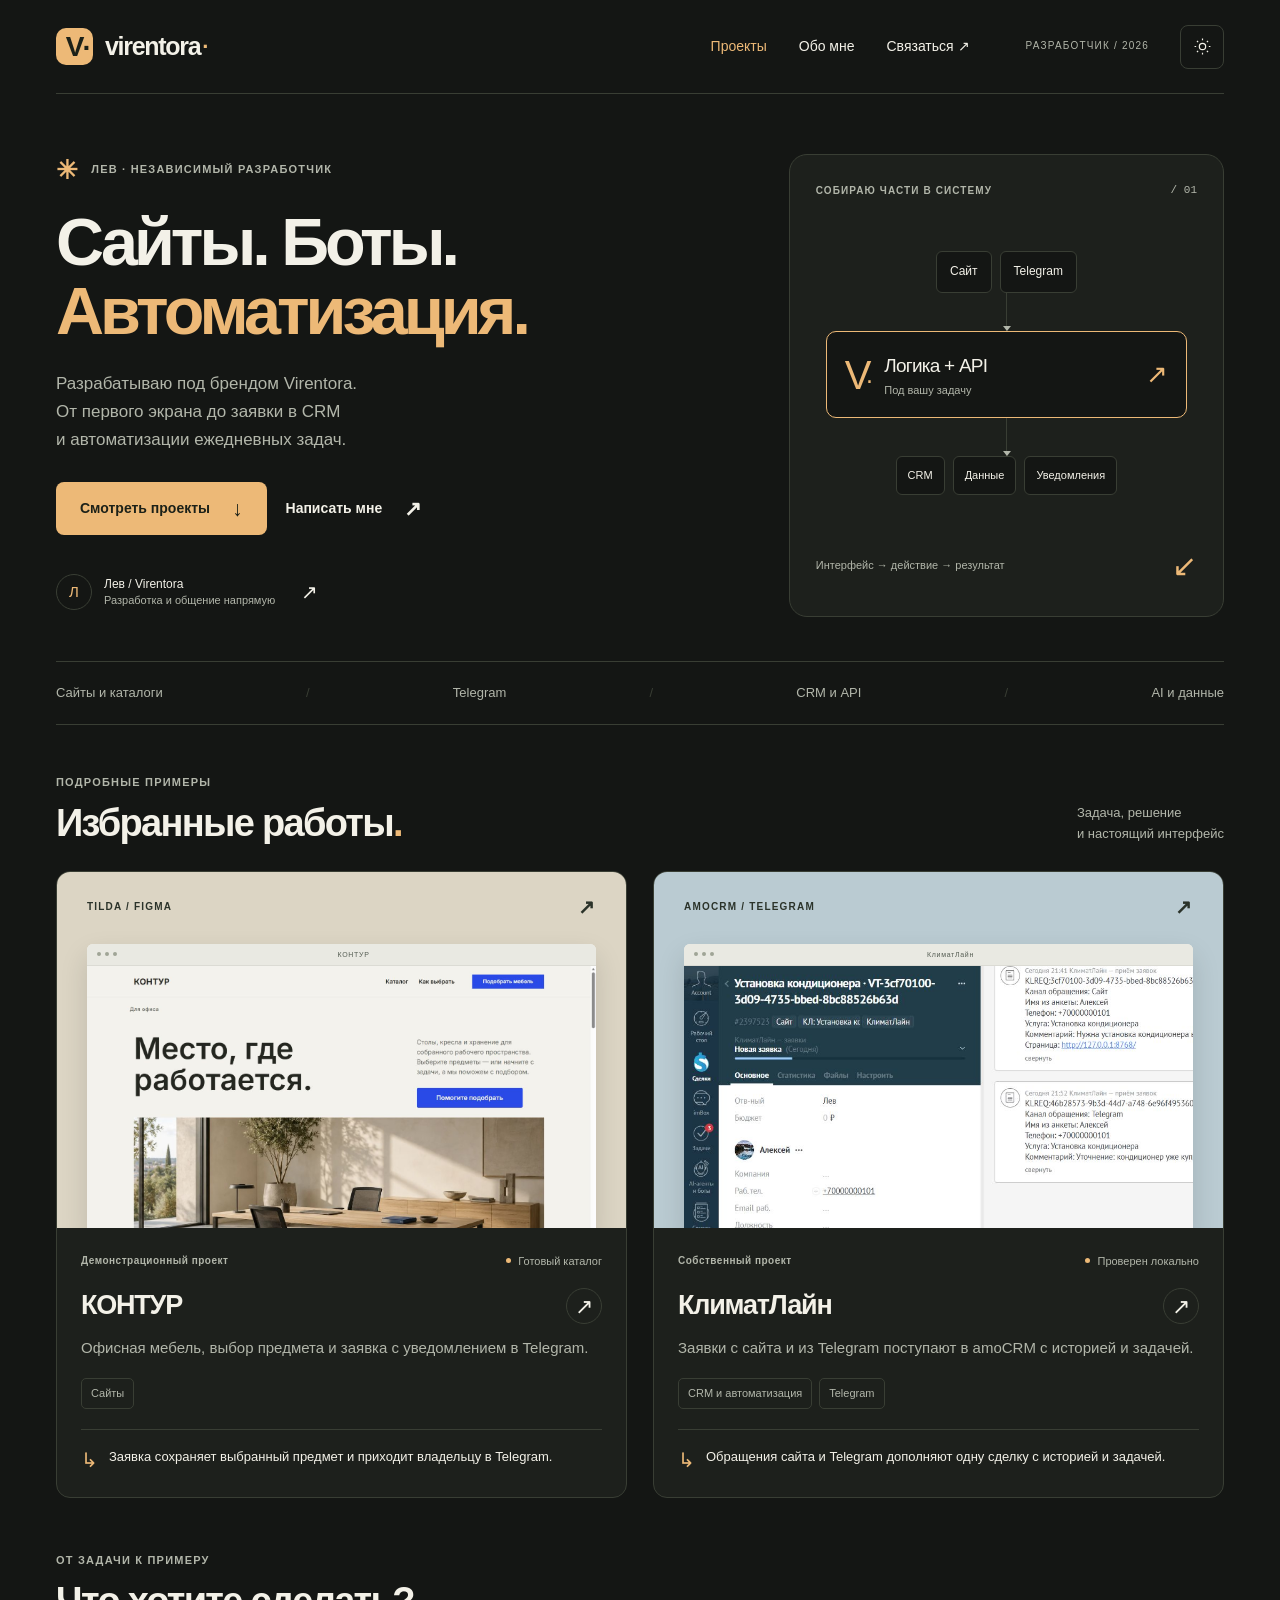
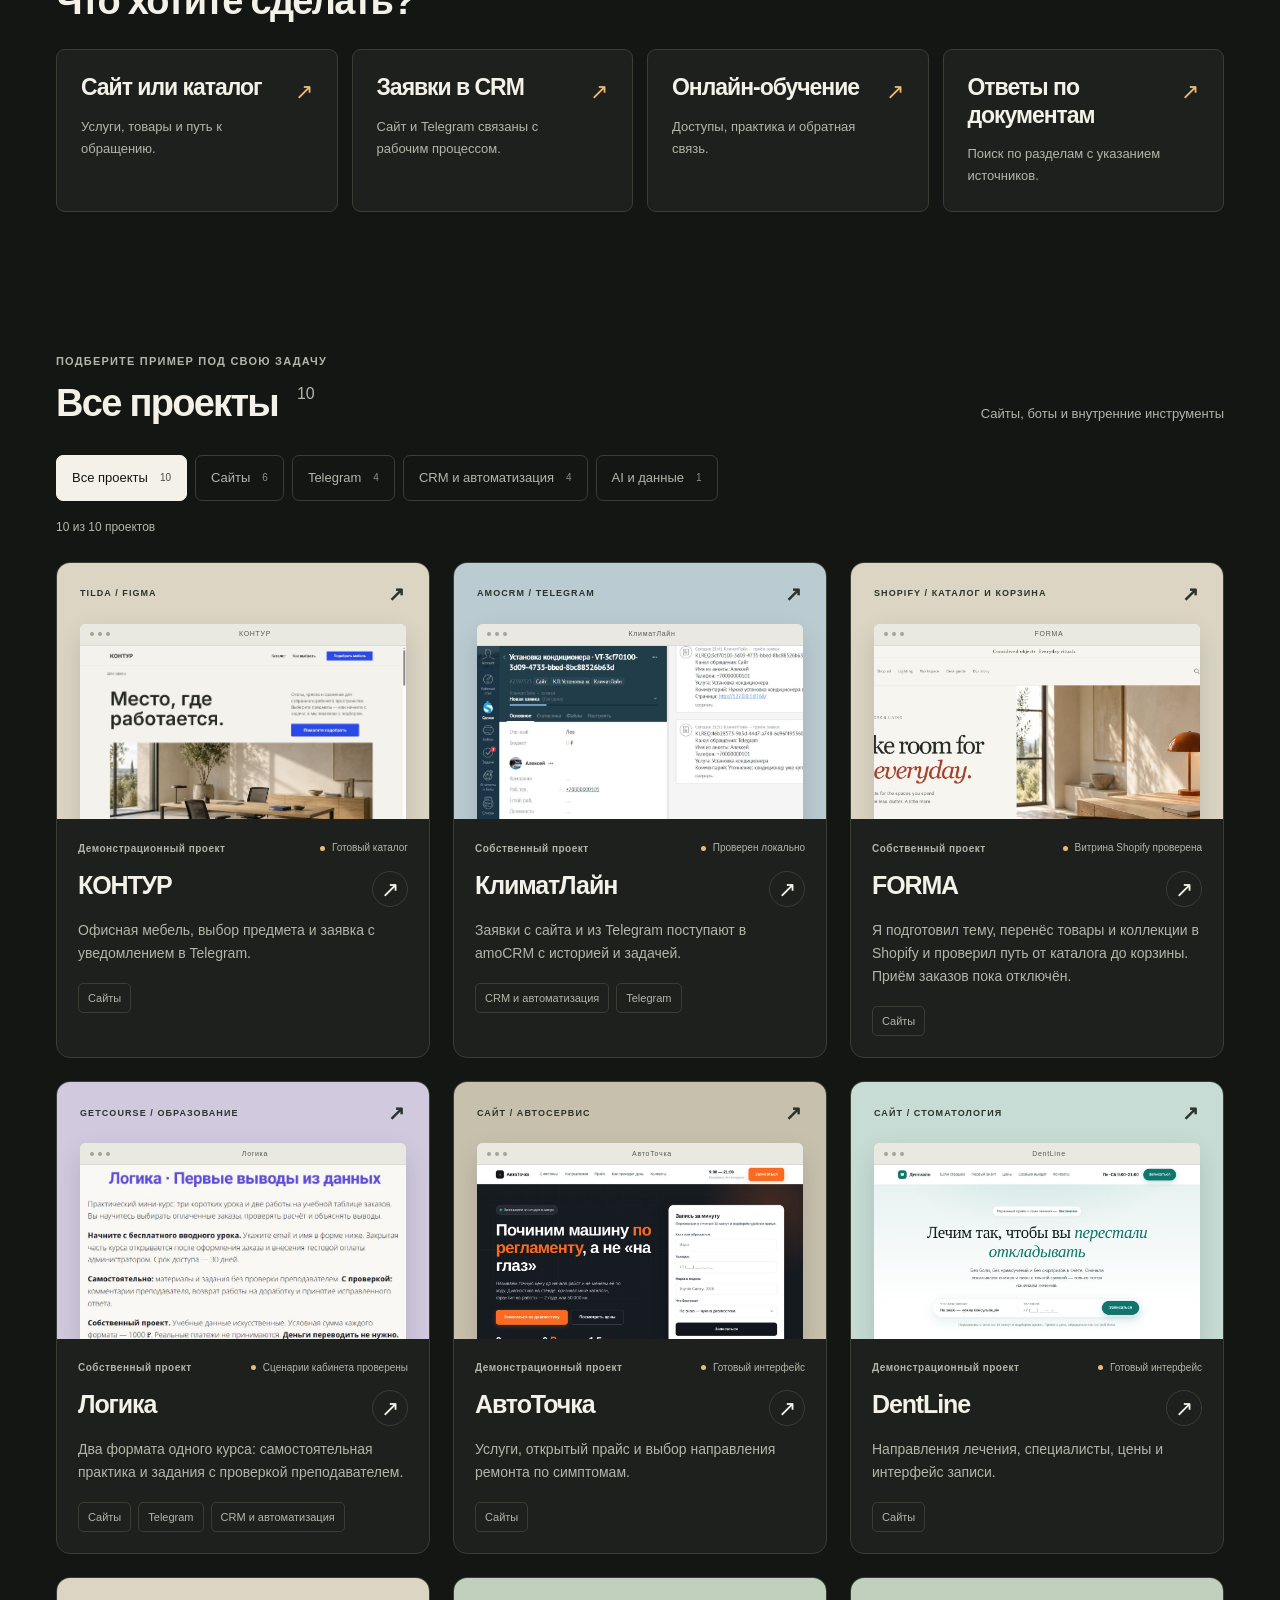
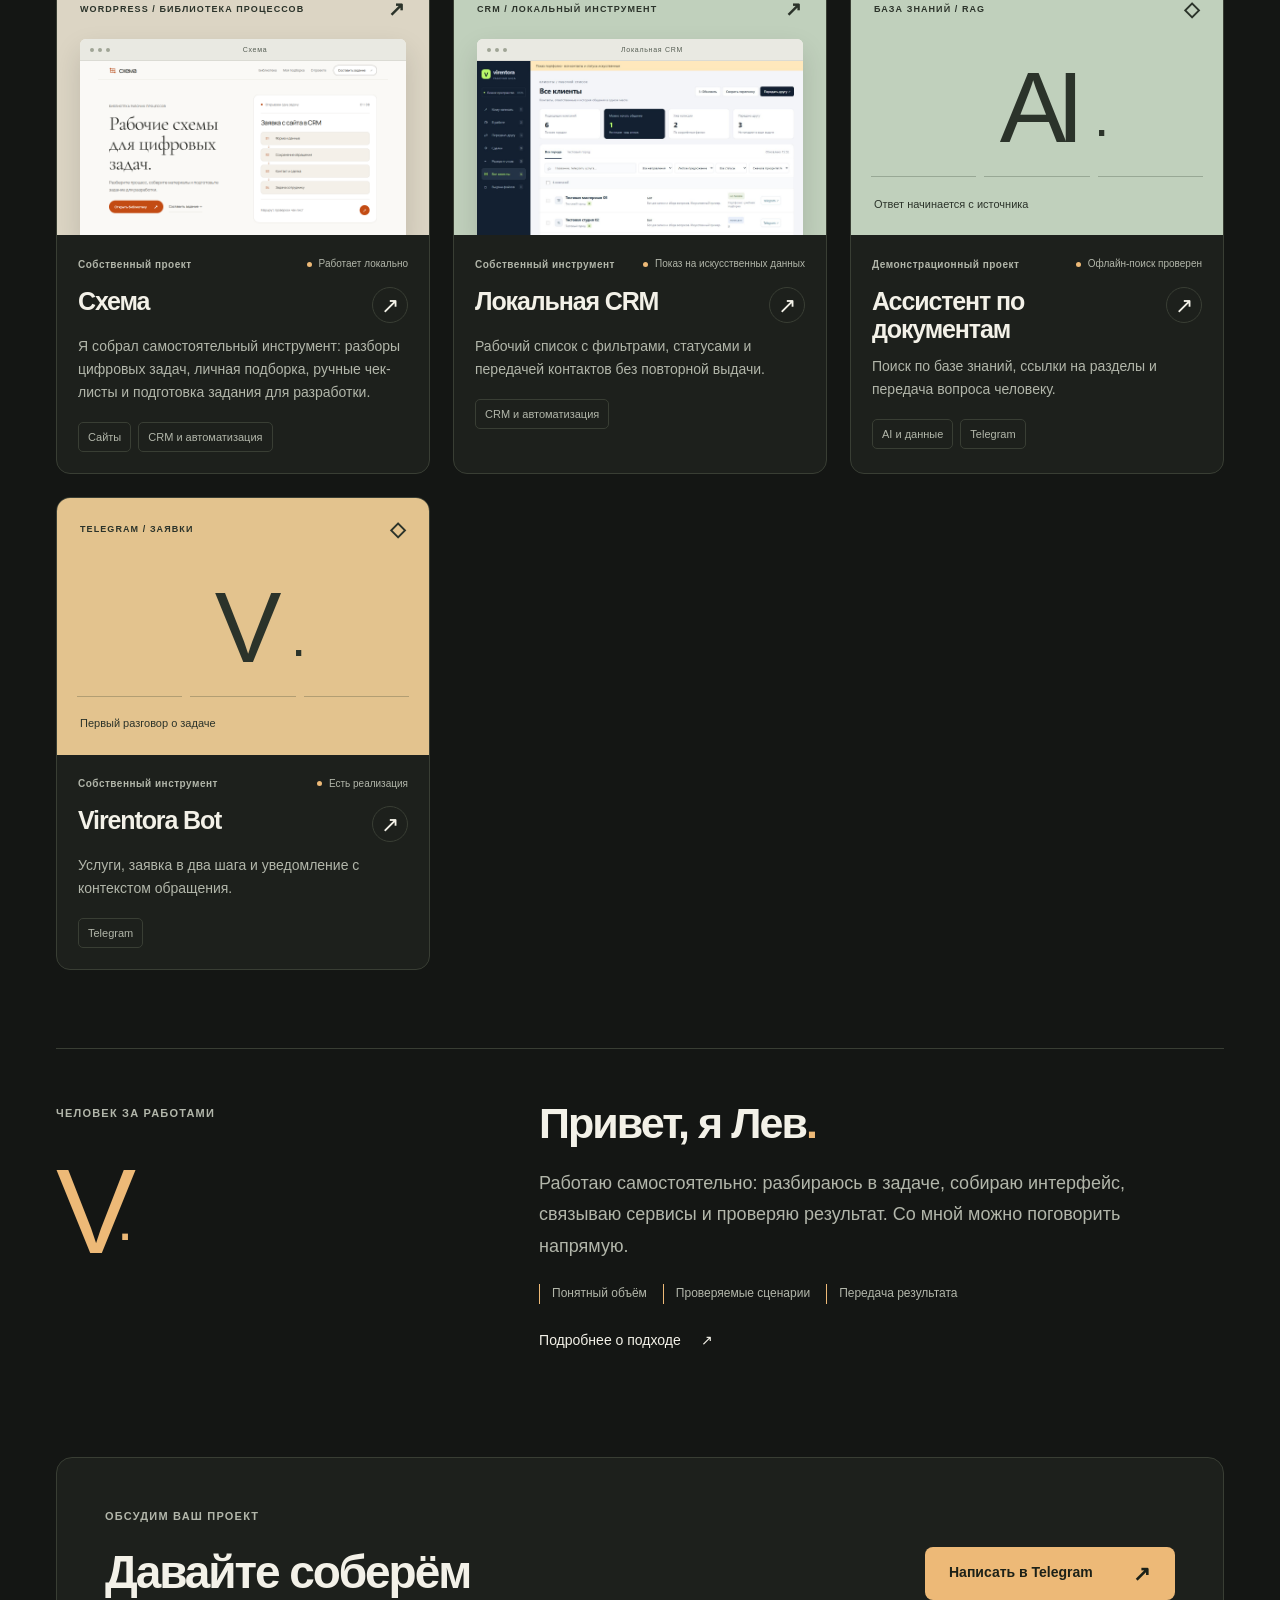
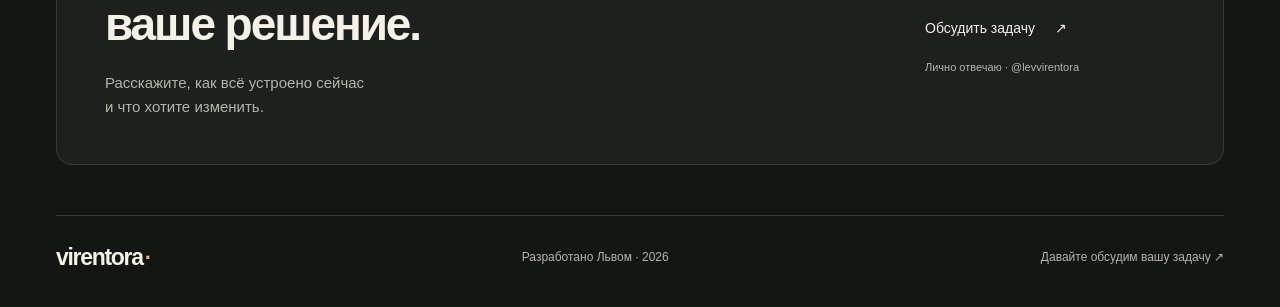
<file: portfolio/index.html>
<!doctype html>
<html lang="ru" data-theme="dark">
<head>
  <meta charset="UTF-8">
  <meta name="viewport" content="width=device-width,initial-scale=1,viewport-fit=cover">
  <meta name="theme-color" content="#141615">
  <meta name="description" content="Лев · Virentora. Сайты, Telegram-боты, CRM и автоматизация. Проекты, реальные интерфейсы и разбор решений.">
  <meta property="og:title" content="Virentora — портфолио разработчика">
  <meta property="og:description" content="Сайты, Telegram-боты и автоматизация. Проекты Льва: задача, решение, реальные интерфейсы.">
  <title>Virentora — портфолио разработчика</title>
  <link rel="icon" href="./assets/mark.svg" type="image/svg+xml">
  <link rel="stylesheet" href="./styles.css">
  <script id="telegram-sdk" src="https://telegram.org/js/telegram-web-app.js?63" async></script>
  <script type="module" src="./app.js"></script>
</head>
<body data-contact-url="https://t.me/levvirentora">
  <a class="skip-link" href="#main">К содержанию</a>
  <header class="site-header wrap">
    <a href="#/" class="brand" aria-label="Virentora — на главную"><span class="brand-mark" aria-hidden="true">V<span>·</span></span>virentora<span class="brand-dot">·</span></a>
    <nav class="desktop-nav" aria-label="Основная навигация"><a href="#/projects">Проекты</a><a href="#/about">Обо мне</a><a href="#/contact">Связаться <span aria-hidden="true">↗</span></a></nav>
    <span class="header-note">РАЗРАБОТЧИК / 2026</span>
    <button class="theme-toggle icon-button" data-action="theme" aria-label="Включить светлую тему"><svg viewBox="0 0 24 24" aria-hidden="true"><circle cx="12" cy="12" r="4"/><path d="M12 2v2m0 16v2M2 12h2m16 0h2M5 5l1.5 1.5m11 11L19 19M19 5l-1.5 1.5m-11 11L5 19"/></svg></button>
  </header>
  <main id="main" class="wrap" tabindex="-1"><div class="loading-state" role="status">Загружаю проекты…</div></main>
  <footer class="site-footer wrap"><a class="brand footer-brand" href="#/">virentora<span class="brand-dot">·</span></a><span>Разработано Львом · 2026</span><a href="#/contact">Давайте обсудим вашу задачу ↗</a></footer>
  <nav class="mobile-nav" aria-label="Навигация приложения"><a href="#/projects" data-nav="projects"><svg viewBox="0 0 24 24" aria-hidden="true"><rect x="3" y="3" width="7" height="7" rx="1.5"/><rect x="14" y="3" width="7" height="7" rx="1.5"/><rect x="3" y="14" width="7" height="7" rx="1.5"/><rect x="14" y="14" width="7" height="7" rx="1.5"/></svg>Проекты</a><a href="#/about" data-nav="about"><svg viewBox="0 0 24 24" aria-hidden="true"><circle cx="12" cy="8" r="4"/><path d="M4 21v-2a8 8 0 0 1 16 0v2"/></svg>Обо мне</a><a href="#/contact" data-nav="contact"><svg viewBox="0 0 24 24" aria-hidden="true"><path d="m21 3-6 18-4-8-8-4 18-6ZM11 13 21 3"/></svg>Связаться</a></nav>
  <dialog id="gallery" aria-labelledby="gallery-title" aria-describedby="gallery-caption"><div class="gallery-toolbar"><span id="gallery-title">Материалы проекта</span><div><button class="icon-button" data-action="zoom" aria-label="Увеличить изображение">＋</button><button class="icon-button" data-action="close-gallery" aria-label="Закрыть изображение">×</button></div></div><div class="gallery-viewport"><img id="gallery-image" alt=""></div><div class="gallery-bottom"><button class="icon-button" data-action="prev-image" aria-label="Предыдущее изображение">←</button><p id="gallery-caption"></p><button class="icon-button" data-action="next-image" aria-label="Следующее изображение">→</button></div><div class="gallery-thumbs" role="group" aria-label="Выбрать изображение"></div></dialog>
  <div id="toast" role="status" aria-live="polite"></div>
  <noscript><p class="wrap">Для просмотра проектов включите JavaScript. Связаться со мной: <a href="https://t.me/levvirentora">@levvirentora</a>.</p></noscript>
</body>
</html>
</file>
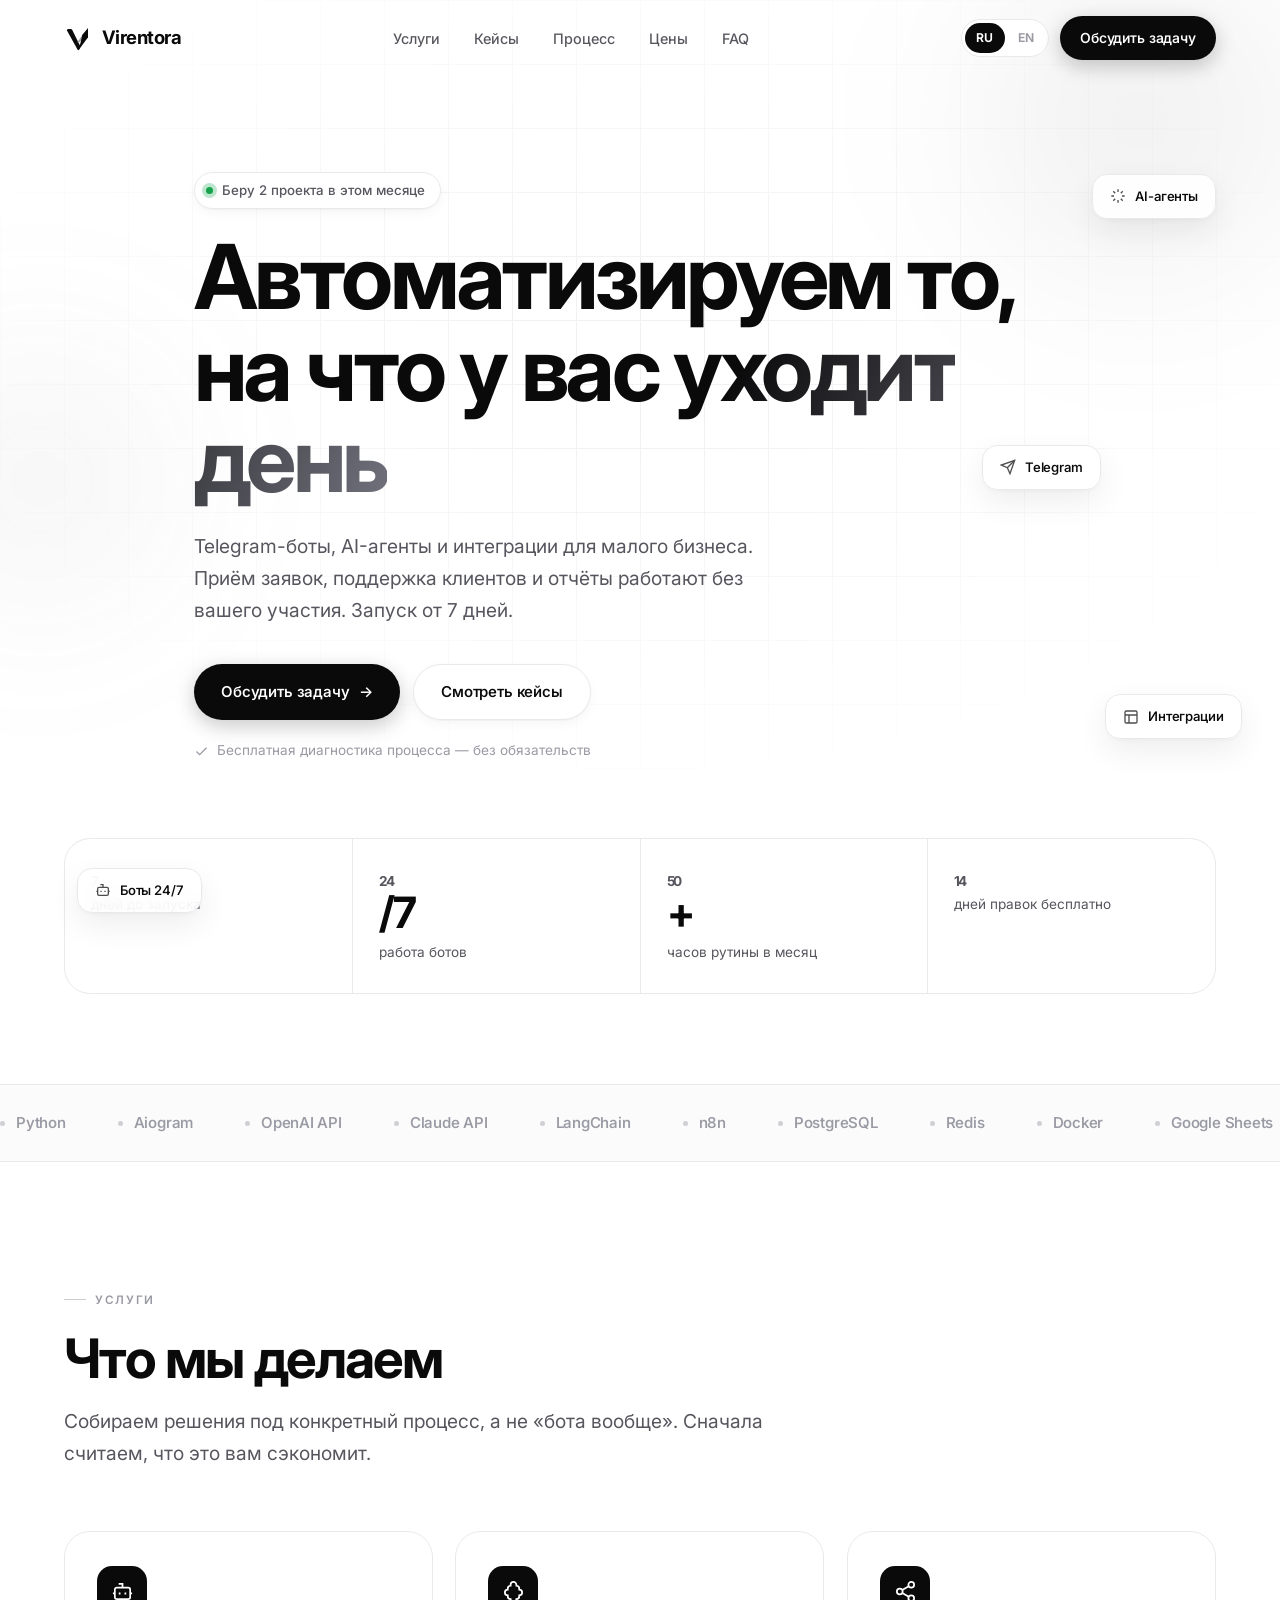
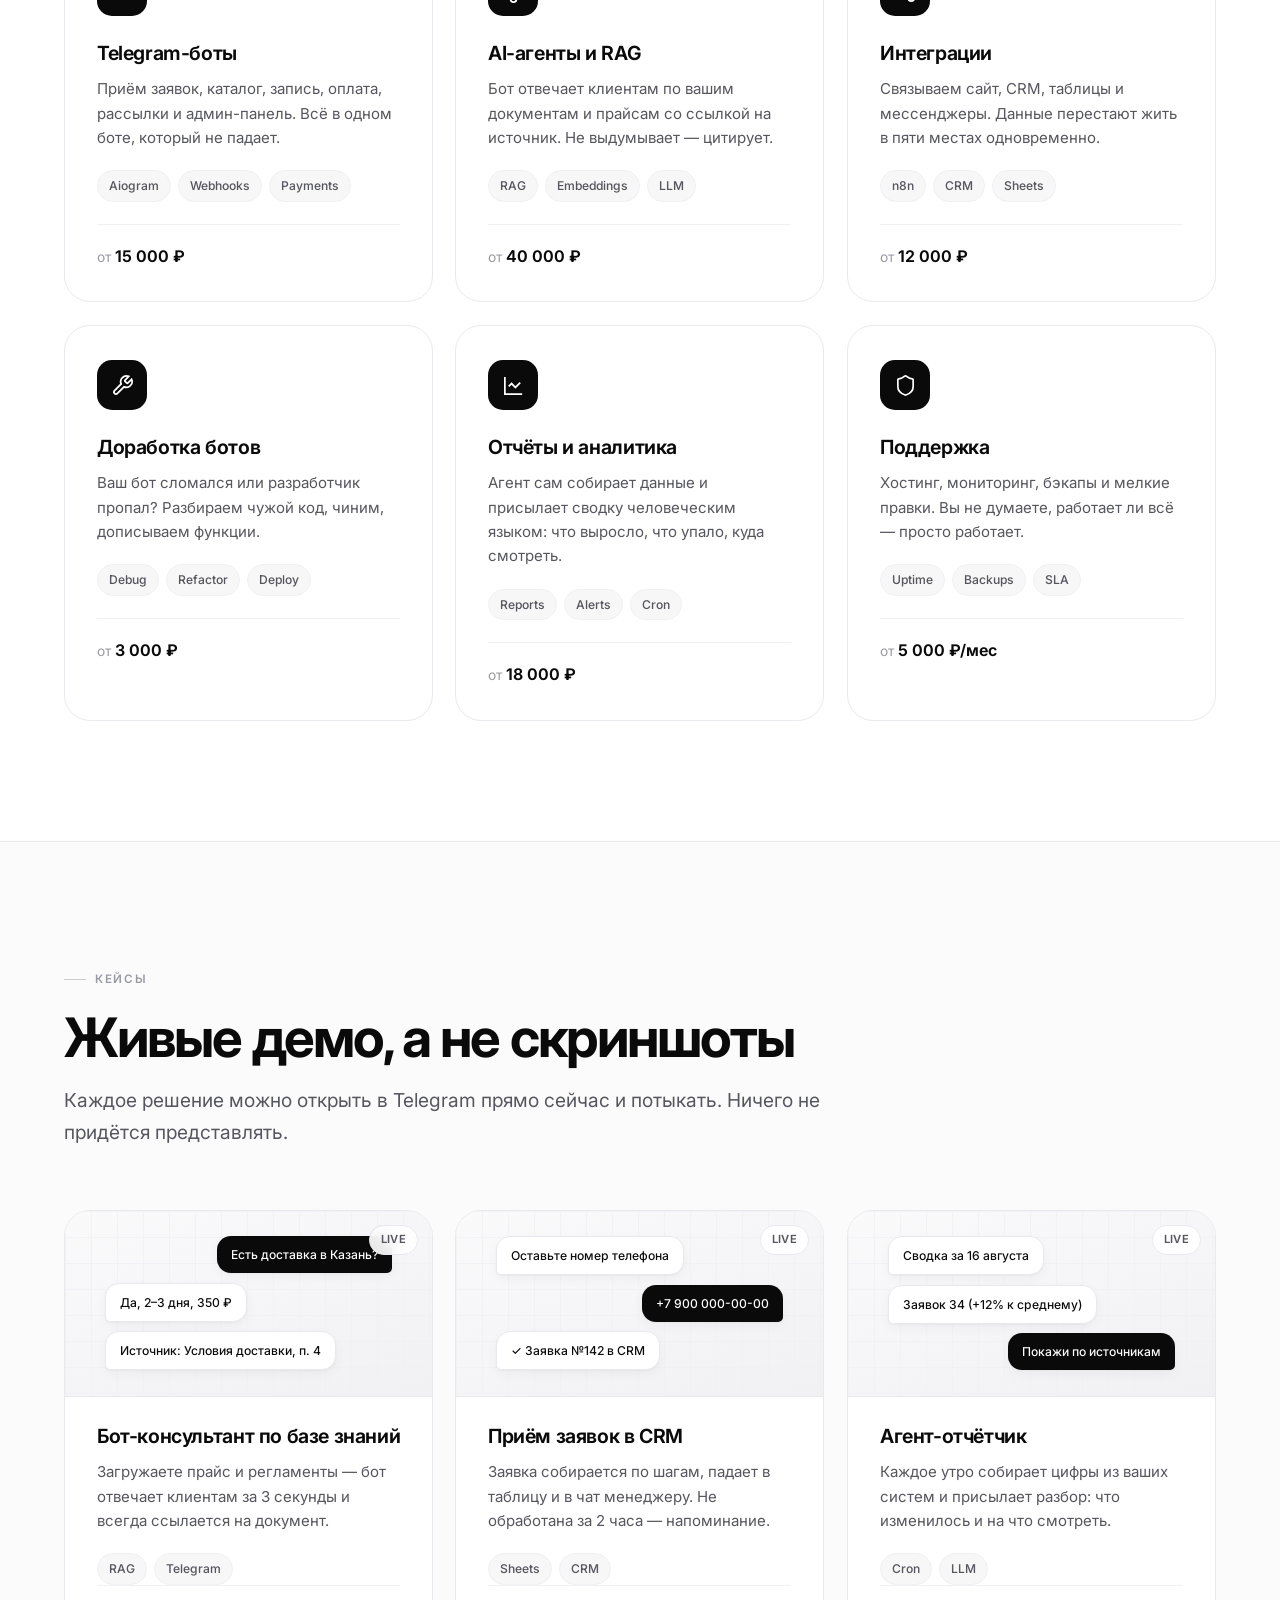
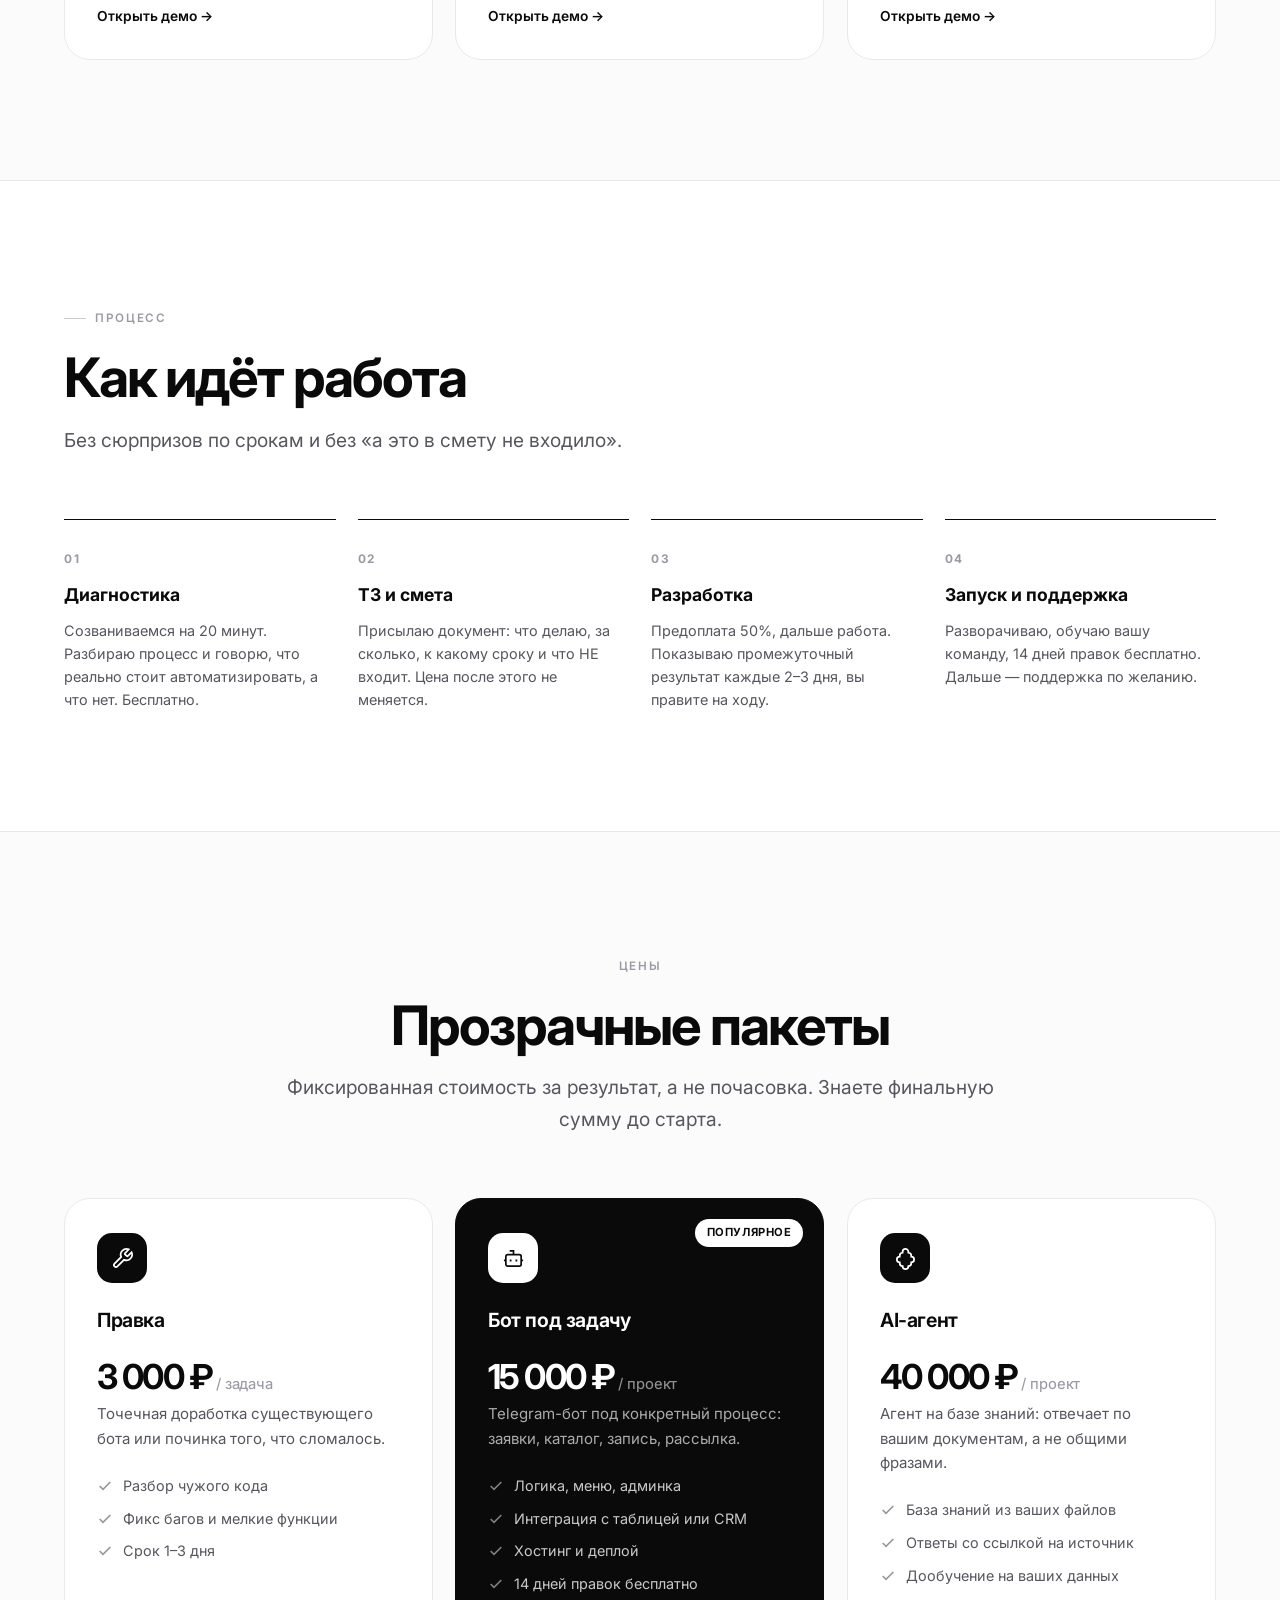
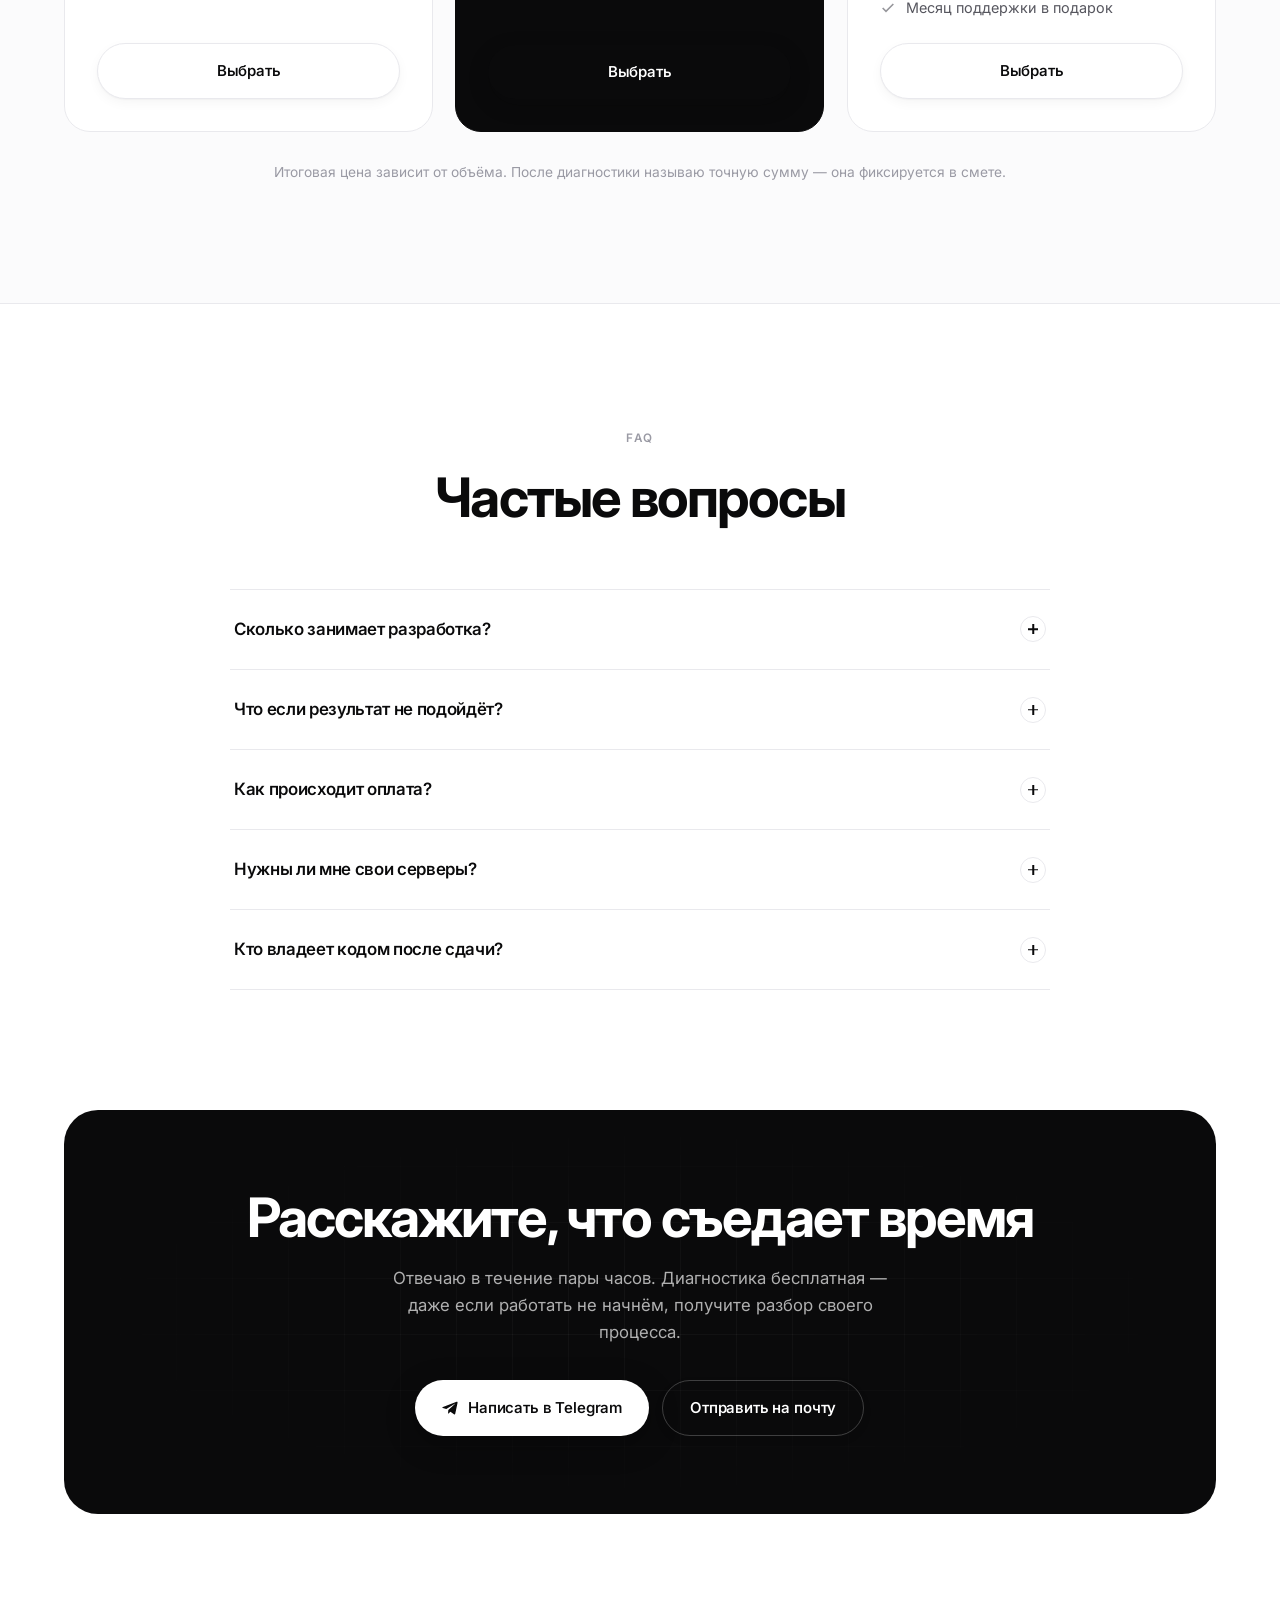
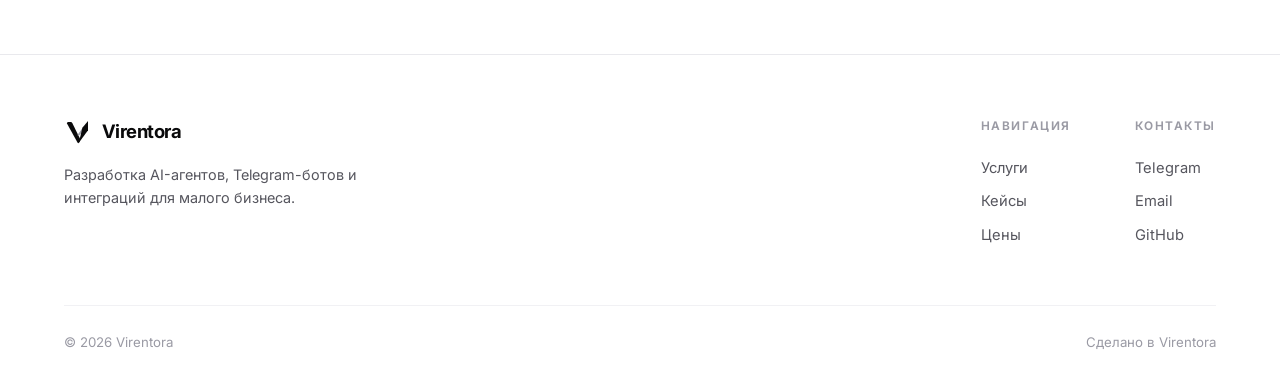
<file: INDEX~1.HTM>
<!DOCTYPE html>
<html lang="ru">
<head>
<meta charset="UTF-8">
<meta name="viewport" content="width=device-width, initial-scale=1.0">
<title>Virentora — AI-агенты, Telegram-боты и автоматизация</title>
<meta name="description" content="Virentora — разработка AI-агентов, Telegram-ботов и интеграций. Автоматизируем приём заявок, поддержку клиентов и рутину. Запуск от 7 дней.">
<meta property="og:title" content="Virentora — AI-агенты и автоматизация">
<meta property="og:description" content="Telegram-боты, AI-агенты на базе знаний, интеграции с CRM и таблицами. Запуск от 7 дней.">
<meta property="og:type" content="website">
<link rel="icon" href="data:image/svg+xml,<svg xmlns='http://www.w3.org/2000/svg' viewBox='0 0 100 100'><path d='M11 20Q11 15 16 15L25 15Q29 15 31 19L59 76Q61 81 59 86L56 91Q53 95 50.5 92Z' fill='%230A0A0B'/><path d='M89 11L89 45L55 92L68 36Z' fill='%230A0A0B'/></svg>">
<link rel="preconnect" href="https://fonts.googleapis.com">
<link rel="preconnect" href="https://fonts.gstatic.com" crossorigin>
<link href="https://fonts.googleapis.com/css2?family=Inter:wght@300;400;500;600;700;800&display=swap" rel="stylesheet">
<style>
/* ============ RESET & TOKENS ============ */
*,*::before,*::after{box-sizing:border-box;margin:0;padding:0}
:root{
  --bg:#ffffff;
  --bg-soft:#f7f7f8;
  --bg-tint:#fbfbfc;
  --ink:#0a0a0b;
  --ink-2:#56565e;
  --ink-3:#9a9aa4;
  --line:#e9e9ed;
  --line-2:#f1f1f4;
  --white:#fff;
  --r-sm:12px; --r-md:18px; --r-lg:26px; --r-xl:34px;
  --shadow-sm:0 1px 2px rgba(10,10,11,.04), 0 4px 12px rgba(10,10,11,.04);
  --shadow-md:0 2px 4px rgba(10,10,11,.03), 0 12px 32px rgba(10,10,11,.07);
  --shadow-lg:0 4px 8px rgba(10,10,11,.04), 0 24px 64px rgba(10,10,11,.10);
  --max:1200px;
  --ease:cubic-bezier(.22,1,.36,1);
}
html{scroll-behavior:smooth;-webkit-text-size-adjust:100%}
body{
  font-family:'Inter',-apple-system,BlinkMacSystemFont,'Segoe UI',sans-serif;
  background:var(--bg); color:var(--ink);
  font-size:16px; line-height:1.6;
  -webkit-font-smoothing:antialiased; -moz-osx-font-smoothing:grayscale;
  overflow-x:hidden;
}
img,svg{display:block; max-width:100%}
a{color:inherit; text-decoration:none}
button{font:inherit; color:inherit; background:none; border:none; cursor:pointer}
::selection{background:var(--ink); color:var(--white)}

/* ============ LAYOUT ============ */
.wrap{width:100%; max-width:var(--max); margin:0 auto; padding:0 24px}
section{position:relative}
.sec-pad{padding:120px 0}
@media(max-width:860px){.sec-pad{padding:80px 0}}

/* ============ TYPE ============ */
.display{
  font-weight:700; letter-spacing:-.04em; line-height:1.02;
  font-size:clamp(2.7rem,7.2vw,5.6rem);
}
.h2{
  font-weight:700; letter-spacing:-.035em; line-height:1.08;
  font-size:clamp(2rem,4.4vw,3.4rem);
}
.h3{font-weight:650; letter-spacing:-.02em; font-size:1.22rem; line-height:1.35}
.lead{font-size:clamp(1.02rem,1.6vw,1.2rem); color:var(--ink-2); line-height:1.65; font-weight:400}
.muted{color:var(--ink-2)}
.grad-text{
  background:linear-gradient(115deg,#0a0a0b 8%,#6d6d78 46%,#b6b6c0 74%,#0a0a0b 96%);
  background-size:220% 100%;
  -webkit-background-clip:text; background-clip:text;
  -webkit-text-fill-color:transparent; color:transparent;
  animation:sheen 7s ease-in-out infinite;
}
@keyframes sheen{0%,100%{background-position:0% 50%}50%{background-position:100% 50%}}

/* ============ EYEBROW / BADGE ============ */
.eyebrow{
  display:inline-flex; align-items:center; gap:9px;
  font-size:.73rem; font-weight:600; letter-spacing:.14em; text-transform:uppercase;
  color:var(--ink-3); margin-bottom:20px;
}
.eyebrow::before{content:''; width:22px; height:1px; background:var(--ink-3); opacity:.5}
.badge{
  display:inline-flex; align-items:center; gap:9px;
  padding:7px 15px 7px 11px; border:1px solid var(--line);
  border-radius:999px; background:rgba(255,255,255,.7); backdrop-filter:blur(10px);
  font-size:.83rem; font-weight:500; color:var(--ink-2);
  box-shadow:var(--shadow-sm);
}
.dot{width:7px; height:7px; border-radius:50%; background:#16a34a; position:relative; flex:none}
.dot::after{content:''; position:absolute; inset:-4px; border-radius:50%; background:#16a34a; opacity:.28; animation:ping 2s ease-out infinite}
@keyframes ping{0%{transform:scale(.6); opacity:.45}70%,100%{transform:scale(1.9); opacity:0}}

/* ============ BUTTONS ============ */
.btn{
  display:inline-flex; align-items:center; justify-content:center; gap:9px;
  padding:15px 27px; border-radius:999px;
  font-size:.94rem; font-weight:560; letter-spacing:-.01em;
  transition:transform .45s var(--ease), box-shadow .45s var(--ease), background .3s, color .3s, border-color .3s;
  will-change:transform; position:relative; overflow:hidden; white-space:nowrap;
}
.btn-primary{background:var(--ink); color:var(--white); box-shadow:0 6px 20px rgba(10,10,11,.22)}
.btn-primary:hover{transform:translateY(-3px); box-shadow:0 14px 34px rgba(10,10,11,.28)}
.btn-ghost{border:1px solid var(--line); background:var(--white); color:var(--ink); box-shadow:var(--shadow-sm)}
.btn-ghost:hover{transform:translateY(-3px); border-color:#d3d3da; box-shadow:var(--shadow-md)}
.btn-sm{padding:11px 20px; font-size:.87rem}
.btn .arw{transition:transform .4s var(--ease)}
.btn:hover .arw{transform:translateX(4px)}

/* ============ HEADER ============ */
header{
  position:fixed; top:0; left:0; right:0; z-index:100;
  transition:background .4s, border-color .4s, box-shadow .4s, padding .4s;
  border-bottom:1px solid transparent; padding:16px 0;
}
header.stuck{
  background:rgba(255,255,255,.82); backdrop-filter:blur(18px) saturate(180%);
  border-bottom-color:var(--line); padding:10px 0;
}
.nav{display:flex; align-items:center; justify-content:space-between; gap:24px}
.brand{display:flex; align-items:center; gap:11px; font-weight:700; font-size:1.16rem; letter-spacing:-.03em}
.brand svg{width:27px; height:27px; flex:none; transition:transform .6s var(--ease)}
.brand:hover svg{transform:rotate(-8deg) scale(1.08)}
.nav-links{display:flex; align-items:center; gap:4px}
.nav-links a{
  padding:9px 15px; border-radius:999px; font-size:.9rem; font-weight:480; color:var(--ink-2);
  transition:color .25s, background .25s;
}
.nav-links a:hover{color:var(--ink); background:var(--bg-soft)}
.nav-right{display:flex; align-items:center; gap:11px}
.lang{
  display:flex; align-items:center; padding:3px; gap:2px;
  border:1px solid var(--line); border-radius:999px; background:var(--white);
}
.lang button{
  padding:5px 11px; border-radius:999px; font-size:.76rem; font-weight:650; letter-spacing:.02em;
  color:var(--ink-3); transition:all .3s var(--ease);
}
.lang button.on{background:var(--ink); color:var(--white)}
.burger{display:none; width:42px; height:42px; border:1px solid var(--line); border-radius:12px; align-items:center; justify-content:center; background:var(--white)}
.burger span{display:block; width:17px; height:1.6px; background:var(--ink); border-radius:2px; transition:transform .4s var(--ease), opacity .3s}
.burger span+span{margin-top:4.5px}
.burger.x span:nth-child(1){transform:translateY(6.1px) rotate(45deg)}
.burger.x span:nth-child(2){opacity:0}
.burger.x span:nth-child(3){transform:translateY(-6.1px) rotate(-45deg)}
.mobile-menu{
  position:fixed; inset:0 0 auto; top:0; z-index:99;
  background:rgba(255,255,255,.97); backdrop-filter:blur(24px);
  padding:96px 24px 40px; display:none; flex-direction:column; gap:2px;
  border-bottom:1px solid var(--line);
}
.mobile-menu.open{display:flex; animation:slideDown .45s var(--ease)}
@keyframes slideDown{from{opacity:0; transform:translateY(-14px)}to{opacity:1; transform:none}}
.mobile-menu a{padding:15px 4px; font-size:1.28rem; font-weight:600; letter-spacing:-.025em; border-bottom:1px solid var(--line-2)}
.mobile-menu .btn{margin-top:22px}
@media(max-width:940px){
  .nav-links{display:none}
  .burger{display:flex}
}

/* ============ HERO ============ */
.hero{padding:172px 0 90px; position:relative; overflow:hidden}
.hero-inner{max-width:940px}
.hero h1{margin:22px 0 26px}
.hero .lead{max-width:620px}
.hero-cta{display:flex; flex-wrap:wrap; gap:13px; margin-top:38px}
.hero-note{margin-top:20px; font-size:.85rem; color:var(--ink-3); display:flex; align-items:center; gap:8px}

/* ambient background */
.orb{position:absolute; border-radius:50%; filter:blur(70px); pointer-events:none; z-index:-1}
.orb-1{width:520px; height:520px; top:-140px; right:-120px; background:radial-gradient(circle,rgba(10,10,11,.07),transparent 66%); animation:drift 22s ease-in-out infinite}
.orb-2{width:400px; height:400px; top:280px; left:-160px; background:radial-gradient(circle,rgba(120,120,140,.09),transparent 68%); animation:drift 27s ease-in-out infinite reverse}
@keyframes drift{0%,100%{transform:translate(0,0) scale(1)}50%{transform:translate(46px,-34px) scale(1.1)}}
.grid-bg{
  position:absolute; inset:0; z-index:-2; pointer-events:none;
  background-image:linear-gradient(var(--line-2) 1px,transparent 1px),linear-gradient(90deg,var(--line-2) 1px,transparent 1px);
  background-size:64px 64px;
  mask-image:radial-gradient(ellipse 78% 58% at 50% 32%,#000 12%,transparent 74%);
  -webkit-mask-image:radial-gradient(ellipse 78% 58% at 50% 32%,#000 12%,transparent 74%);
}

/* floating chips */
.chips{position:absolute; inset:0; pointer-events:none; z-index:1}
.chip{
  position:absolute; display:flex; align-items:center; gap:9px;
  padding:11px 17px; border-radius:15px;
  background:rgba(255,255,255,.86); backdrop-filter:blur(14px);
  border:1px solid var(--line); box-shadow:var(--shadow-md);
  font-size:.82rem; font-weight:550; letter-spacing:-.01em; white-space:nowrap;
  opacity:0; animation:chipIn .9s var(--ease) forwards;
}
.chip svg{width:16px; height:16px; flex:none; opacity:.72}
@keyframes chipIn{from{opacity:0; transform:translateY(18px) scale(.94)}to{opacity:1; transform:none}}
@keyframes float1{0%,100%{transform:translateY(0)}50%{transform:translateY(-15px)}}
@keyframes float2{0%,100%{transform:translateY(0)}50%{transform:translateY(13px)}}
/* two chained animations: entrance, then perpetual float (delayed so they never overlap) */
.chip.f1{top:16%; right:5%;  animation-name:chipIn,float1; animation-duration:.9s,7s;   animation-delay:.9s,1.8s;  animation-iteration-count:1,infinite}
.chip.f2{top:41%; right:14%; animation-name:chipIn,float2; animation-duration:.9s,8.5s; animation-delay:1.1s,2.0s; animation-iteration-count:1,infinite}
.chip.f3{top:64%; right:3%;  animation-name:chipIn,float1; animation-duration:.9s,9.5s; animation-delay:1.3s,2.2s; animation-iteration-count:1,infinite}
.chip.f4{top:80%; left:6%;   animation-name:chipIn,float2; animation-duration:.9s,7.8s; animation-delay:1.5s,2.4s; animation-iteration-count:1,infinite}
@media(max-width:1080px){.chips{display:none}}

/* ============ STATS ============ */
.stats{display:grid; grid-template-columns:repeat(4,1fr); gap:1px; background:var(--line); border:1px solid var(--line); border-radius:var(--r-lg); overflow:hidden; margin-top:76px}
.stat{background:var(--white); padding:30px 26px; transition:background .35s}
.stat:hover{background:var(--bg-tint)}
.stat b{display:block; font-size:clamp(1.9rem,3.4vw,2.7rem); font-weight:700; letter-spacing:-.045em; line-height:1.1}
.stat span{font-size:.85rem; color:var(--ink-2); margin-top:5px; display:block}
@media(max-width:760px){.stats{grid-template-columns:1fr 1fr}}

/* ============ MARQUEE ============ */
.marquee{border-top:1px solid var(--line); border-bottom:1px solid var(--line); padding:26px 0; overflow:hidden; background:var(--bg-tint)}
.marquee-track{display:flex; gap:52px; width:max-content; animation:scroll 34s linear infinite}
.marquee:hover .marquee-track{animation-play-state:paused}
@keyframes scroll{to{transform:translateX(-50%)}}
.mq-item{display:flex; align-items:center; gap:11px; font-size:.94rem; font-weight:550; color:var(--ink-3); letter-spacing:-.015em; white-space:nowrap; transition:color .3s}
.mq-item:hover{color:var(--ink)}
.mq-item::before{content:''; width:5px; height:5px; border-radius:50%; background:currentColor; opacity:.45}

/* ============ SECTION HEAD ============ */
.sec-head{max-width:760px; margin-bottom:62px}
.sec-head .lead{margin-top:18px}
.sec-head.center{margin-left:auto; margin-right:auto; text-align:center}
.sec-head.center .eyebrow::before{display:none}

/* ============ CARD GRID ============ */
.grid-3{display:grid; grid-template-columns:repeat(3,1fr); gap:22px}
.grid-2{display:grid; grid-template-columns:repeat(2,1fr); gap:22px}
@media(max-width:980px){.grid-3{grid-template-columns:1fr 1fr}}
@media(max-width:700px){.grid-3,.grid-2{grid-template-columns:1fr}}

.card{
  position:relative; padding:34px 32px 32px;
  background:var(--white); border:1px solid var(--line); border-radius:var(--r-lg);
  transition:transform .55s var(--ease), box-shadow .55s var(--ease), border-color .4s;
  overflow:hidden; will-change:transform;
}
.card::after{
  content:''; position:absolute; inset:0; border-radius:inherit; pointer-events:none;
  background:radial-gradient(360px circle at var(--mx,50%) var(--my,0%),rgba(10,10,11,.045),transparent 62%);
  opacity:0; transition:opacity .45s;
}
.card:hover{transform:translateY(-7px); box-shadow:var(--shadow-lg); border-color:#dededf}
.card:hover::after{opacity:1}
.card-ico{
  width:50px; height:50px; border-radius:15px; display:flex; align-items:center; justify-content:center;
  background:var(--ink); color:var(--white); margin-bottom:24px;
  transition:transform .55s var(--ease), border-radius .55s var(--ease);
}
.card:hover .card-ico{transform:translateY(-4px) rotate(-7deg) scale(1.06); border-radius:19px}
.card-ico svg{width:23px; height:23px}
.card h3{margin-bottom:11px}
.card p{font-size:.94rem; color:var(--ink-2); line-height:1.62}
.tags{display:flex; flex-wrap:wrap; gap:7px; margin-top:20px}
.tag{padding:5px 11px; border-radius:999px; background:var(--bg-soft); border:1px solid var(--line-2); font-size:.755rem; font-weight:520; color:var(--ink-2)}
.card-price{margin-top:22px; padding-top:19px; border-top:1px solid var(--line-2); font-size:.86rem; color:var(--ink-3)}
.card-price b{color:var(--ink); font-weight:650; font-size:1rem}

/* ============ CASES ============ */
.case{display:flex; flex-direction:column; height:100%}
.case-visual{
  height:186px; margin:-34px -32px 26px; border-bottom:1px solid var(--line);
  background:linear-gradient(160deg,#fafafb,#f1f1f4);
  position:relative; overflow:hidden; display:flex; align-items:center; justify-content:center;
}
.case-visual::before{
  content:''; position:absolute; inset:0;
  background-image:linear-gradient(var(--line-2) 1px,transparent 1px),linear-gradient(90deg,var(--line-2) 1px,transparent 1px);
  background-size:26px 26px; opacity:.75;
}
.bubbles{position:relative; z-index:1; display:flex; flex-direction:column; gap:9px; width:78%}
.bub{padding:9px 14px; border-radius:14px; font-size:.76rem; font-weight:480; box-shadow:var(--shadow-sm); opacity:0; animation:bubIn .55s var(--ease) forwards}
.bub.you{align-self:flex-end; background:var(--ink); color:var(--white); border-bottom-right-radius:5px}
.bub.bot{align-self:flex-start; background:var(--white); border:1px solid var(--line); border-bottom-left-radius:5px}
.card:hover .bub{animation:bubIn .55s var(--ease) forwards}
.bub:nth-child(1){animation-delay:.05s} .bub:nth-child(2){animation-delay:.25s} .bub:nth-child(3){animation-delay:.45s}
@keyframes bubIn{from{opacity:0; transform:translateY(9px) scale(.96)}to{opacity:1; transform:none}}
.case-body{flex:1; display:flex; flex-direction:column}
.case .card-price{margin-top:auto}
.pill-live{
  position:absolute; top:14px; right:14px; z-index:2;
  display:inline-flex; align-items:center; gap:6px; padding:5px 11px; border-radius:999px;
  background:rgba(255,255,255,.9); border:1px solid var(--line); backdrop-filter:blur(8px);
  font-size:.7rem; font-weight:620; letter-spacing:.04em; text-transform:uppercase; color:var(--ink-2);
}

/* ============ PROCESS ============ */
.steps{display:grid; grid-template-columns:repeat(4,1fr); gap:22px; counter-reset:s}
@media(max-width:980px){.steps{grid-template-columns:1fr 1fr}}
@media(max-width:600px){.steps{grid-template-columns:1fr}}
.step{position:relative; padding-top:30px; border-top:1.5px solid var(--ink); transition:padding .4s var(--ease)}
.step:hover{padding-top:22px}
.step-n{font-size:.74rem; font-weight:700; letter-spacing:.14em; color:var(--ink-3); margin-bottom:13px}
.step h3{margin-bottom:9px; font-size:1.1rem}
.step p{font-size:.9rem; color:var(--ink-2); line-height:1.6}

/* ============ PRICING ============ */
.plan{display:flex; flex-direction:column}
.plan.feat{background:var(--ink); border-color:var(--ink); color:var(--white)}
.plan.feat p,.plan.feat .card-price{color:rgba(255,255,255,.66)}
.plan.feat .tag{background:rgba(255,255,255,.09); border-color:rgba(255,255,255,.14); color:rgba(255,255,255,.82)}
.plan.feat .card-ico{background:var(--white); color:var(--ink)}
.plan.feat .card-price{border-top-color:rgba(255,255,255,.13)}
.plan.feat .card-price b{color:var(--white)}
.plan.feat::after{background:radial-gradient(360px circle at var(--mx,50%) var(--my,0%),rgba(255,255,255,.09),transparent 62%)}
.plan .price{font-size:2.15rem; font-weight:700; letter-spacing:-.045em; line-height:1.1; margin-bottom:6px}
.plan .price small{font-size:.92rem; font-weight:450; color:var(--ink-3); letter-spacing:-.01em}
.plan.feat .price small{color:rgba(255,255,255,.55)}
.feats{list-style:none; margin:24px 0; display:flex; flex-direction:column; gap:11px; flex:1}
.feats li{display:flex; gap:10px; font-size:.9rem; color:var(--ink-2); line-height:1.5}
.plan.feat .feats li{color:rgba(255,255,255,.78)}
.feats svg{width:16px; height:16px; flex:none; margin-top:3px; opacity:.62}
.ribbon{
  position:absolute; top:20px; right:20px; padding:5px 12px; border-radius:999px;
  background:var(--white); color:var(--ink); font-size:.7rem; font-weight:680; letter-spacing:.05em; text-transform:uppercase;
}

/* ============ FAQ ============ */
.faq{max-width:820px; margin:0 auto; border-top:1px solid var(--line)}
.qa{border-bottom:1px solid var(--line)}
.qa-q{
  width:100%; display:flex; align-items:center; justify-content:space-between; gap:24px;
  padding:26px 4px; text-align:left; font-size:1.06rem; font-weight:580; letter-spacing:-.02em;
  transition:color .3s;
}
.qa-q:hover{color:var(--ink-2)}
.qa-ico{width:26px; height:26px; flex:none; border:1px solid var(--line); border-radius:50%; position:relative; transition:transform .5s var(--ease), background .35s, border-color .35s}
.qa-ico::before,.qa-ico::after{content:''; position:absolute; top:50%; left:50%; transform:translate(-50%,-50%); background:var(--ink); transition:opacity .35s, background .35s}
.qa-ico::before{width:10px; height:1.5px}
.qa-ico::after{width:1.5px; height:10px}
.qa.open .qa-ico{transform:rotate(180deg); background:var(--ink); border-color:var(--ink)}
.qa.open .qa-ico::before,.qa.open .qa-ico::after{background:var(--white)}
.qa.open .qa-ico::after{opacity:0}
.qa-a{max-height:0; overflow:hidden; transition:max-height .55s var(--ease)}
.qa-a p{padding:0 4px 28px; font-size:.96rem; color:var(--ink-2); line-height:1.7; max-width:660px}

/* ============ CTA BAND ============ */
.cta-band{
  position:relative; overflow:hidden;
  background:var(--ink); color:var(--white); border-radius:var(--r-xl);
  padding:78px 56px; text-align:center;
}
.cta-band::before{
  content:''; position:absolute; inset:0;
  background-image:linear-gradient(rgba(255,255,255,.045) 1px,transparent 1px),linear-gradient(90deg,rgba(255,255,255,.045) 1px,transparent 1px);
  background-size:56px 56px;
  mask-image:radial-gradient(ellipse 70% 70% at 50% 50%,#000,transparent 72%);
  -webkit-mask-image:radial-gradient(ellipse 70% 70% at 50% 50%,#000,transparent 72%);
}
.cta-band>*{position:relative; z-index:1}
.cta-band h2{margin-bottom:18px}
.cta-band p{color:rgba(255,255,255,.68); max-width:520px; margin:0 auto 34px; font-size:1.05rem}
.cta-band .btn-primary{background:var(--white); color:var(--ink); box-shadow:0 8px 30px rgba(0,0,0,.3)}
.cta-band .btn-ghost{background:transparent; border-color:rgba(255,255,255,.22); color:var(--white)}
.cta-band .btn-ghost:hover{border-color:rgba(255,255,255,.45); background:rgba(255,255,255,.06)}
.cta-actions{display:flex; gap:13px; justify-content:center; flex-wrap:wrap}
@media(max-width:700px){.cta-band{padding:56px 26px}}

/* ============ FOOTER ============ */
footer{border-top:1px solid var(--line); padding:62px 0 34px; margin-top:120px}
.f-top{display:flex; justify-content:space-between; gap:48px; flex-wrap:wrap; margin-bottom:52px}
.f-brand{max-width:320px}
.f-brand p{font-size:.9rem; color:var(--ink-2); margin-top:16px; line-height:1.62}
.f-cols{display:flex; gap:64px; flex-wrap:wrap}
.f-col h4{font-size:.74rem; font-weight:650; letter-spacing:.13em; text-transform:uppercase; color:var(--ink-3); margin-bottom:16px}
.f-col a{display:block; font-size:.92rem; color:var(--ink-2); padding:5px 0; transition:color .25s, transform .3s var(--ease)}
.f-col a:hover{color:var(--ink); transform:translateX(3px)}
.f-bot{display:flex; justify-content:space-between; gap:18px; flex-wrap:wrap; padding-top:26px; border-top:1px solid var(--line-2); font-size:.83rem; color:var(--ink-3)}

/* ============ REVEAL ============ */
.reveal{opacity:0; transform:translateY(26px); transition:opacity .85s var(--ease), transform .85s var(--ease)}
.reveal.in{opacity:1; transform:none}
@media(prefers-reduced-motion:reduce){
  *{animation:none!important; transition-duration:.01ms!important}
  .reveal{opacity:1; transform:none}
}

/* ============ SPOTLIGHT ============ */
#spot{position:fixed; width:520px; height:520px; border-radius:50%; pointer-events:none; z-index:0;
  background:radial-gradient(circle,rgba(10,10,11,.028),transparent 62%); transform:translate(-50%,-50%);
  transition:opacity .5s; opacity:0}
@media(max-width:1080px){#spot{display:none}}
</style>
</head>
<body>

<div id="spot"></div>

<!-- ===================== HEADER ===================== -->
<header id="hdr">
  <div class="wrap nav">
    <a href="#top" class="brand" aria-label="Virentora">
      <svg viewBox="0 0 100 100" aria-hidden="true">
        <path d="M11 20Q11 15 16 15L25 15Q29 15 31 19L59 76Q61 81 59 86L56 91Q53 95 50.5 92Z" fill="#0a0a0b"/>
        <path d="M72 32L79 39L57 64L49 64Z" fill="#a3a3ad"/>
        <path d="M89 11L89 45L55 92L68 36Z" fill="#0a0a0b"/>
      </svg>
      <span>Virentora</span>
    </a>
    <nav class="nav-links">
      <a href="#services" data-i="nav1"></a>
      <a href="#cases"    data-i="nav2"></a>
      <a href="#process"  data-i="nav3"></a>
      <a href="#pricing"  data-i="nav4"></a>
      <a href="#faq"      data-i="nav5"></a>
    </nav>
    <div class="nav-right">
      <div class="lang" role="group" aria-label="Language">
        <button class="on" data-lang="ru">RU</button>
        <button data-lang="en">EN</button>
      </div>
      <a href="#contact" class="btn btn-primary btn-sm magnet" data-i="navcta"></a>
      <button class="burger" id="burger" aria-label="Menu"><span></span><span></span><span></span></button>
    </div>
  </div>
</header>

<div class="mobile-menu" id="mm">
  <a href="#services" data-i="nav1"></a>
  <a href="#cases"    data-i="nav2"></a>
  <a href="#process"  data-i="nav3"></a>
  <a href="#pricing"  data-i="nav4"></a>
  <a href="#faq"      data-i="nav5"></a>
  <a href="#contact" class="btn btn-primary" data-i="navcta"></a>
</div>

<!-- ===================== HERO ===================== -->
<section class="hero" id="top">
  <div class="grid-bg"></div>
  <div class="orb orb-1"></div>
  <div class="orb orb-2"></div>

  <div class="chips" aria-hidden="true">
    <div class="chip f1"><svg viewBox="0 0 24 24" fill="none" stroke="currentColor" stroke-width="2"><path d="M12 2v4M12 18v4M4.9 4.9l2.9 2.9M16.2 16.2l2.9 2.9M2 12h4M18 12h4M4.9 19.1l2.9-2.9M16.2 7.8l2.9-2.9"/></svg><span data-i="chip1"></span></div>
    <div class="chip f2"><svg viewBox="0 0 24 24" fill="none" stroke="currentColor" stroke-width="2"><path d="m22 2-7 20-4-9-9-4Z"/><path d="M22 2 11 13"/></svg><span data-i="chip2"></span></div>
    <div class="chip f3"><svg viewBox="0 0 24 24" fill="none" stroke="currentColor" stroke-width="2"><rect x="3" y="3" width="18" height="18" rx="2"/><path d="M3 9h18M9 21V9"/></svg><span data-i="chip3"></span></div>
    <div class="chip f4"><svg viewBox="0 0 24 24" fill="none" stroke="currentColor" stroke-width="2"><path d="M12 8V4H8"/><rect x="4" y="8" width="16" height="12" rx="2"/><path d="M2 14h2M20 14h2M15 13v2M9 13v2"/></svg><span data-i="chip4"></span></div>
  </div>

  <div class="wrap hero-inner">
    <div class="badge reveal"><span class="dot"></span><span data-i="badge"></span></div>
    <h1 class="display reveal" data-i="h1"></h1>
    <p class="lead reveal" data-i="sub"></p>
    <div class="hero-cta reveal">
      <a href="#contact" class="btn btn-primary magnet"><span data-i="cta1"></span><span class="arw">→</span></a>
      <a href="#cases" class="btn btn-ghost magnet" data-i="cta2"></a>
    </div>
    <div class="hero-note reveal">
      <svg width="15" height="15" viewBox="0 0 24 24" fill="none" stroke="currentColor" stroke-width="2"><path d="M20 6 9 17l-5-5"/></svg>
      <span data-i="note"></span>
    </div>
  </div>

  <div class="wrap">
    <div class="stats reveal">
      <div class="stat"><b><span class="cnt" data-to="7">0</span></b><span data-i="st1"></span></div>
      <div class="stat"><b><span class="cnt" data-to="24">0</span>/7</b><span data-i="st2"></span></div>
      <div class="stat"><b><span class="cnt" data-to="50">0</span>+</b><span data-i="st3"></span></div>
      <div class="stat"><b><span class="cnt" data-to="14">0</span></b><span data-i="st4"></span></div>
    </div>
  </div>
</section>

<!-- ===================== MARQUEE ===================== -->
<div class="marquee" aria-hidden="true">
  <div class="marquee-track" id="mq"></div>
</div>

<!-- ===================== SERVICES ===================== -->
<section class="sec-pad" id="services">
  <div class="wrap">
    <div class="sec-head reveal">
      <div class="eyebrow" data-i="s1eye"></div>
      <h2 class="h2" data-i="s1h"></h2>
      <p class="lead" data-i="s1p"></p>
    </div>
    <div class="grid-3">
      <article class="card tilt reveal">
        <div class="card-ico"><svg viewBox="0 0 24 24" fill="none" stroke="currentColor" stroke-width="1.8"><path d="M12 8V4H8"/><rect x="4" y="8" width="16" height="12" rx="2"/><path d="M2 14h2M20 14h2M15 13v2M9 13v2"/></svg></div>
        <h3 class="h3" data-i="sv1t"></h3>
        <p data-i="sv1d"></p>
        <div class="tags"><span class="tag">Aiogram</span><span class="tag">Webhooks</span><span class="tag">Payments</span></div>
        <div class="card-price"><span data-i="from"></span> <b>15 000 ₽</b></div>
      </article>
      <article class="card tilt reveal">
        <div class="card-ico"><svg viewBox="0 0 24 24" fill="none" stroke="currentColor" stroke-width="1.8"><path d="M12 2a3 3 0 0 0-3 3v1a3 3 0 0 0-3 3v1a3 3 0 0 0 0 6v1a3 3 0 0 0 3 3 3 3 0 0 0 6 0 3 3 0 0 0 3-3v-1a3 3 0 0 0 0-6V9a3 3 0 0 0-3-3V5a3 3 0 0 0-3-3Z"/></svg></div>
        <h3 class="h3" data-i="sv2t"></h3>
        <p data-i="sv2d"></p>
        <div class="tags"><span class="tag">RAG</span><span class="tag">Embeddings</span><span class="tag">LLM</span></div>
        <div class="card-price"><span data-i="from"></span> <b>40 000 ₽</b></div>
      </article>
      <article class="card tilt reveal">
        <div class="card-ico"><svg viewBox="0 0 24 24" fill="none" stroke="currentColor" stroke-width="1.8"><circle cx="18" cy="5" r="3"/><circle cx="6" cy="12" r="3"/><circle cx="18" cy="19" r="3"/><path d="m8.6 13.5 6.8 4M15.4 6.5l-6.8 4"/></svg></div>
        <h3 class="h3" data-i="sv3t"></h3>
        <p data-i="sv3d"></p>
        <div class="tags"><span class="tag">n8n</span><span class="tag">CRM</span><span class="tag">Sheets</span></div>
        <div class="card-price"><span data-i="from"></span> <b>12 000 ₽</b></div>
      </article>
      <article class="card tilt reveal">
        <div class="card-ico"><svg viewBox="0 0 24 24" fill="none" stroke="currentColor" stroke-width="1.8"><path d="M14.7 6.3a1 1 0 0 0 0 1.4l1.6 1.6a1 1 0 0 0 1.4 0l3.8-3.8a6 6 0 0 1-7.9 7.9l-6.9 6.9a2.1 2.1 0 0 1-3-3l6.9-6.9a6 6 0 0 1 7.9-7.9l-3.7 3.8Z"/></svg></div>
        <h3 class="h3" data-i="sv4t"></h3>
        <p data-i="sv4d"></p>
        <div class="tags"><span class="tag">Debug</span><span class="tag">Refactor</span><span class="tag">Deploy</span></div>
        <div class="card-price"><span data-i="from"></span> <b>3 000 ₽</b></div>
      </article>
      <article class="card tilt reveal">
        <div class="card-ico"><svg viewBox="0 0 24 24" fill="none" stroke="currentColor" stroke-width="1.8"><path d="M3 3v18h18"/><path d="m19 9-5 5-4-4-3 3"/></svg></div>
        <h3 class="h3" data-i="sv5t"></h3>
        <p data-i="sv5d"></p>
        <div class="tags"><span class="tag">Reports</span><span class="tag">Alerts</span><span class="tag">Cron</span></div>
        <div class="card-price"><span data-i="from"></span> <b>18 000 ₽</b></div>
      </article>
      <article class="card tilt reveal">
        <div class="card-ico"><svg viewBox="0 0 24 24" fill="none" stroke="currentColor" stroke-width="1.8"><path d="M20 13c0 5-3.5 7.5-7.7 8.9a1 1 0 0 1-.6 0C7.5 20.5 4 18 4 13V6a1 1 0 0 1 1-1c2 0 4.5-1.2 6.2-2.7a1 1 0 0 1 1.6 0C14.5 3.8 17 5 19 5a1 1 0 0 1 1 1Z"/></svg></div>
        <h3 class="h3" data-i="sv6t"></h3>
        <p data-i="sv6d"></p>
        <div class="tags"><span class="tag">Uptime</span><span class="tag">Backups</span><span class="tag">SLA</span></div>
        <div class="card-price"><span data-i="from"></span> <b>5 000 ₽/мес</b></div>
      </article>
    </div>
  </div>
</section>

<!-- ===================== CASES ===================== -->
<section class="sec-pad" id="cases" style="background:var(--bg-tint); border-top:1px solid var(--line); border-bottom:1px solid var(--line)">
  <div class="wrap">
    <div class="sec-head reveal">
      <div class="eyebrow" data-i="s2eye"></div>
      <h2 class="h2" data-i="s2h"></h2>
      <p class="lead" data-i="s2p"></p>
    </div>
    <div class="grid-3">
      <article class="card case tilt reveal">
        <div class="case-visual">
          <span class="pill-live" data-i="live"></span>
          <div class="bubbles">
            <div class="bub you" data-i="cs1b1"></div>
            <div class="bub bot" data-i="cs1b2"></div>
            <div class="bub bot" data-i="cs1b3"></div>
          </div>
        </div>
        <div class="case-body">
          <h3 class="h3" data-i="cs1t"></h3>
          <p data-i="cs1d"></p>
          <div class="tags"><span class="tag">RAG</span><span class="tag">Telegram</span></div>
          <div class="card-price"><a href="#contact" style="font-weight:600;color:var(--ink)" data-i="opendemo"></a></div>
        </div>
      </article>
      <article class="card case tilt reveal">
        <div class="case-visual">
          <span class="pill-live" data-i="live"></span>
          <div class="bubbles">
            <div class="bub bot" data-i="cs2b1"></div>
            <div class="bub you" data-i="cs2b2"></div>
            <div class="bub bot" data-i="cs2b3"></div>
          </div>
        </div>
        <div class="case-body">
          <h3 class="h3" data-i="cs2t"></h3>
          <p data-i="cs2d"></p>
          <div class="tags"><span class="tag">Sheets</span><span class="tag">CRM</span></div>
          <div class="card-price"><a href="#contact" style="font-weight:600;color:var(--ink)" data-i="opendemo"></a></div>
        </div>
      </article>
      <article class="card case tilt reveal">
        <div class="case-visual">
          <span class="pill-live" data-i="live"></span>
          <div class="bubbles">
            <div class="bub bot" data-i="cs3b1"></div>
            <div class="bub bot" data-i="cs3b2"></div>
            <div class="bub you" data-i="cs3b3"></div>
          </div>
        </div>
        <div class="case-body">
          <h3 class="h3" data-i="cs3t"></h3>
          <p data-i="cs3d"></p>
          <div class="tags"><span class="tag">Cron</span><span class="tag">LLM</span></div>
          <div class="card-price"><a href="#contact" style="font-weight:600;color:var(--ink)" data-i="opendemo"></a></div>
        </div>
      </article>
    </div>
  </div>
</section>

<!-- ===================== PROCESS ===================== -->
<section class="sec-pad" id="process">
  <div class="wrap">
    <div class="sec-head reveal">
      <div class="eyebrow" data-i="s3eye"></div>
      <h2 class="h2" data-i="s3h"></h2>
      <p class="lead" data-i="s3p"></p>
    </div>
    <div class="steps">
      <div class="step reveal"><div class="step-n">01</div><h3 data-i="p1t"></h3><p data-i="p1d"></p></div>
      <div class="step reveal"><div class="step-n">02</div><h3 data-i="p2t"></h3><p data-i="p2d"></p></div>
      <div class="step reveal"><div class="step-n">03</div><h3 data-i="p3t"></h3><p data-i="p3d"></p></div>
      <div class="step reveal"><div class="step-n">04</div><h3 data-i="p4t"></h3><p data-i="p4d"></p></div>
    </div>
  </div>
</section>

<!-- ===================== PRICING ===================== -->
<section class="sec-pad" id="pricing" style="background:var(--bg-tint); border-top:1px solid var(--line); border-bottom:1px solid var(--line)">
  <div class="wrap">
    <div class="sec-head center reveal">
      <div class="eyebrow" data-i="s4eye"></div>
      <h2 class="h2" data-i="s4h"></h2>
      <p class="lead" data-i="s4p"></p>
    </div>
    <div class="grid-3">
      <article class="card plan tilt reveal">
        <div class="card-ico"><svg viewBox="0 0 24 24" fill="none" stroke="currentColor" stroke-width="1.8"><path d="M14.7 6.3a1 1 0 0 0 0 1.4l1.6 1.6a1 1 0 0 0 1.4 0l3.8-3.8a6 6 0 0 1-7.9 7.9l-6.9 6.9a2.1 2.1 0 0 1-3-3l6.9-6.9a6 6 0 0 1 7.9-7.9l-3.7 3.8Z"/></svg></div>
        <h3 class="h3" data-i="pl1n"></h3>
        <div class="price" style="margin-top:14px">3 000 ₽<small> / <span data-i="task"></span></small></div>
        <p data-i="pl1d"></p>
        <ul class="feats">
          <li><svg viewBox="0 0 24 24" fill="none" stroke="currentColor" stroke-width="2.4"><path d="M20 6 9 17l-5-5"/></svg><span data-i="pl1f1"></span></li>
          <li><svg viewBox="0 0 24 24" fill="none" stroke="currentColor" stroke-width="2.4"><path d="M20 6 9 17l-5-5"/></svg><span data-i="pl1f2"></span></li>
          <li><svg viewBox="0 0 24 24" fill="none" stroke="currentColor" stroke-width="2.4"><path d="M20 6 9 17l-5-5"/></svg><span data-i="pl1f3"></span></li>
        </ul>
        <a href="#contact" class="btn btn-ghost magnet" data-i="choose"></a>
      </article>

      <article class="card plan feat tilt reveal">
        <span class="ribbon" data-i="popular"></span>
        <div class="card-ico"><svg viewBox="0 0 24 24" fill="none" stroke="currentColor" stroke-width="1.8"><path d="M12 8V4H8"/><rect x="4" y="8" width="16" height="12" rx="2"/><path d="M2 14h2M20 14h2M15 13v2M9 13v2"/></svg></div>
        <h3 class="h3" data-i="pl2n"></h3>
        <div class="price" style="margin-top:14px">15 000 ₽<small> / <span data-i="project"></span></small></div>
        <p data-i="pl2d"></p>
        <ul class="feats">
          <li><svg viewBox="0 0 24 24" fill="none" stroke="currentColor" stroke-width="2.4"><path d="M20 6 9 17l-5-5"/></svg><span data-i="pl2f1"></span></li>
          <li><svg viewBox="0 0 24 24" fill="none" stroke="currentColor" stroke-width="2.4"><path d="M20 6 9 17l-5-5"/></svg><span data-i="pl2f2"></span></li>
          <li><svg viewBox="0 0 24 24" fill="none" stroke="currentColor" stroke-width="2.4"><path d="M20 6 9 17l-5-5"/></svg><span data-i="pl2f3"></span></li>
          <li><svg viewBox="0 0 24 24" fill="none" stroke="currentColor" stroke-width="2.4"><path d="M20 6 9 17l-5-5"/></svg><span data-i="pl2f4"></span></li>
        </ul>
        <a href="#contact" class="btn btn-primary magnet" data-i="choose"></a>
      </article>

      <article class="card plan tilt reveal">
        <div class="card-ico"><svg viewBox="0 0 24 24" fill="none" stroke="currentColor" stroke-width="1.8"><path d="M12 2a3 3 0 0 0-3 3v1a3 3 0 0 0-3 3v1a3 3 0 0 0 0 6v1a3 3 0 0 0 3 3 3 3 0 0 0 6 0 3 3 0 0 0 3-3v-1a3 3 0 0 0 0-6V9a3 3 0 0 0-3-3V5a3 3 0 0 0-3-3Z"/></svg></div>
        <h3 class="h3" data-i="pl3n"></h3>
        <div class="price" style="margin-top:14px">40 000 ₽<small> / <span data-i="project"></span></small></div>
        <p data-i="pl3d"></p>
        <ul class="feats">
          <li><svg viewBox="0 0 24 24" fill="none" stroke="currentColor" stroke-width="2.4"><path d="M20 6 9 17l-5-5"/></svg><span data-i="pl3f1"></span></li>
          <li><svg viewBox="0 0 24 24" fill="none" stroke="currentColor" stroke-width="2.4"><path d="M20 6 9 17l-5-5"/></svg><span data-i="pl3f2"></span></li>
          <li><svg viewBox="0 0 24 24" fill="none" stroke="currentColor" stroke-width="2.4"><path d="M20 6 9 17l-5-5"/></svg><span data-i="pl3f3"></span></li>
          <li><svg viewBox="0 0 24 24" fill="none" stroke="currentColor" stroke-width="2.4"><path d="M20 6 9 17l-5-5"/></svg><span data-i="pl3f4"></span></li>
        </ul>
        <a href="#contact" class="btn btn-ghost magnet" data-i="choose"></a>
      </article>
    </div>
    <p class="reveal" style="text-align:center;margin-top:30px;font-size:.86rem;color:var(--ink-3)" data-i="pricenote"></p>
  </div>
</section>

<!-- ===================== FAQ ===================== -->
<section class="sec-pad" id="faq">
  <div class="wrap">
    <div class="sec-head center reveal">
      <div class="eyebrow" data-i="s5eye"></div>
      <h2 class="h2" data-i="s5h"></h2>
    </div>
    <div class="faq reveal">
      <div class="qa"><button class="qa-q"><span data-i="q1"></span><span class="qa-ico"></span></button><div class="qa-a"><p data-i="a1"></p></div></div>
      <div class="qa"><button class="qa-q"><span data-i="q2"></span><span class="qa-ico"></span></button><div class="qa-a"><p data-i="a2"></p></div></div>
      <div class="qa"><button class="qa-q"><span data-i="q3"></span><span class="qa-ico"></span></button><div class="qa-a"><p data-i="a3"></p></div></div>
      <div class="qa"><button class="qa-q"><span data-i="q4"></span><span class="qa-ico"></span></button><div class="qa-a"><p data-i="a4"></p></div></div>
      <div class="qa"><button class="qa-q"><span data-i="q5"></span><span class="qa-ico"></span></button><div class="qa-a"><p data-i="a5"></p></div></div>
    </div>
  </div>
</section>

<!-- ===================== CTA ===================== -->
<section id="contact" style="padding-bottom:20px">
  <div class="wrap">
    <div class="cta-band reveal">
      <h2 class="h2" data-i="ctah"></h2>
      <p data-i="ctap"></p>
      <div class="cta-actions">
        <a href="https://t.me/virentora" target="_blank" rel="noopener" class="btn btn-primary magnet">
          <svg width="17" height="17" viewBox="0 0 24 24" fill="currentColor"><path d="M21.9 4.3 18.7 19.4c-.2 1.1-.9 1.3-1.8.8l-5-3.7-2.4 2.3c-.3.3-.5.5-1 .5l.4-5.1 9.3-8.4c.4-.4-.1-.6-.6-.2L6.1 12.8l-4.9-1.5c-1.1-.3-1.1-1 .2-1.5l19.2-7.4c.9-.3 1.7.2 1.3 1.9Z"/></svg>
          <span data-i="ctab1"></span>
        </a>
        <a href="mailto:hello@virentora.com" class="btn btn-ghost magnet" data-i="ctab2"></a>
      </div>
    </div>
  </div>
</section>

<!-- ===================== FOOTER ===================== -->
<footer>
  <div class="wrap">
    <div class="f-top">
      <div class="f-brand">
        <a href="#top" class="brand">
          <svg viewBox="0 0 100 100" aria-hidden="true">
            <path d="M11 20Q11 15 16 15L25 15Q29 15 31 19L59 76Q61 81 59 86L56 91Q53 95 50.5 92Z" fill="#0a0a0b"/>
            <path d="M72 32L79 39L57 64L49 64Z" fill="#a3a3ad"/>
            <path d="M89 11L89 45L55 92L68 36Z" fill="#0a0a0b"/>
          </svg>
          <span>Virentora</span>
        </a>
        <p data-i="ftag"></p>
      </div>
      <div class="f-cols">
        <div class="f-col">
          <h4 data-i="fc1"></h4>
          <a href="#services" data-i="nav1"></a>
          <a href="#cases" data-i="nav2"></a>
          <a href="#pricing" data-i="nav4"></a>
        </div>
        <div class="f-col">
          <h4 data-i="fc2"></h4>
          <a href="https://t.me/virentora" target="_blank" rel="noopener">Telegram</a>
          <a href="mailto:hello@virentora.com">Email</a>
          <a href="https://github.com/" target="_blank" rel="noopener">GitHub</a>
        </div>
      </div>
    </div>
    <div class="f-bot">
      <span>© <span id="yr"></span> Virentora</span>
      <span data-i="fmade"></span>
    </div>
  </div>
</footer>

<script>
/* ===================== I18N ===================== */
const I = {
ru:{
 nav1:"Услуги", nav2:"Кейсы", nav3:"Процесс", nav4:"Цены", nav5:"FAQ", navcta:"Обсудить задачу",
 badge:"Беру 2 проекта в этом месяце",
 h1:'Автоматизируем то,<br>на что у вас <span class="grad-text">уходит день</span>',
 sub:"Telegram-боты, AI-агенты и интеграции для малого бизнеса. Приём заявок, поддержка клиентов и отчёты работают без вашего участия. Запуск от 7 дней.",
 cta1:"Обсудить задачу", cta2:"Смотреть кейсы",
 note:"Бесплатная диагностика процесса — без обязательств",
 chip1:"AI-агенты", chip2:"Telegram", chip3:"Интеграции", chip4:"Боты 24/7",
 st1:"дней до запуска", st2:"работа ботов", st3:"часов рутины в месяц", st4:"дней правок бесплатно",
 s1eye:"Услуги", s1h:"Что мы делаем", s1p:"Собираем решения под конкретный процесс, а не «бота вообще». Сначала считаем, что это вам сэкономит.",
 from:"от",
 sv1t:"Telegram-боты", sv1d:"Приём заявок, каталог, запись, оплата, рассылки и админ-панель. Всё в одном боте, который не падает.",
 sv2t:"AI-агенты и RAG", sv2d:"Бот отвечает клиентам по вашим документам и прайсам со ссылкой на источник. Не выдумывает — цитирует.",
 sv3t:"Интеграции", sv3d:"Связываем сайт, CRM, таблицы и мессенджеры. Данные перестают жить в пяти местах одновременно.",
 sv4t:"Доработка ботов", sv4d:"Ваш бот сломался или разработчик пропал? Разбираем чужой код, чиним, дописываем функции.",
 sv5t:"Отчёты и аналитика", sv5d:"Агент сам собирает данные и присылает сводку человеческим языком: что выросло, что упало, куда смотреть.",
 sv6t:"Поддержка", sv6d:"Хостинг, мониторинг, бэкапы и мелкие правки. Вы не думаете, работает ли всё — просто работает.",
 s2eye:"Кейсы", s2h:"Живые демо, а не скриншоты", s2p:"Каждое решение можно открыть в Telegram прямо сейчас и потыкать. Ничего не придётся представлять.",
 live:"Live",
 cs1b1:"Есть доставка в Казань?", cs1b2:"Да, 2–3 дня, 350 ₽", cs1b3:"Источник: Условия доставки, п. 4",
 cs1t:"Бот-консультант по базе знаний", cs1d:"Загружаете прайс и регламенты — бот отвечает клиентам за 3 секунды и всегда ссылается на документ.",
 cs2b1:"Оставьте номер телефона", cs2b2:"+7 900 000-00-00", cs2b3:"✓ Заявка №142 в CRM",
 cs2t:"Приём заявок в CRM", cs2d:"Заявка собирается по шагам, падает в таблицу и в чат менеджеру. Не обработана за 2 часа — напоминание.",
 cs3b1:"Сводка за 16 августа", cs3b2:"Заявок 34 (+12% к среднему)", cs3b3:"Покажи по источникам",
 cs3t:"Агент-отчётчик", cs3d:"Каждое утро собирает цифры из ваших систем и присылает разбор: что изменилось и на что смотреть.",
 opendemo:"Открыть демо →",
 s3eye:"Процесс", s3h:"Как идёт работа", s3p:"Без сюрпризов по срокам и без «а это в смету не входило».",
 p1t:"Диагностика", p1d:"Созваниваемся на 20 минут. Разбираю процесс и говорю, что реально стоит автоматизировать, а что нет. Бесплатно.",
 p2t:"ТЗ и смета", p2d:"Присылаю документ: что делаю, за сколько, к какому сроку и что НЕ входит. Цена после этого не меняется.",
 p3t:"Разработка", p3d:"Предоплата 50%, дальше работа. Показываю промежуточный результат каждые 2–3 дня, вы правите на ходу.",
 p4t:"Запуск и поддержка", p4d:"Разворачиваю, обучаю вашу команду, 14 дней правок бесплатно. Дальше — поддержка по желанию.",
 s4eye:"Цены", s4h:"Прозрачные пакеты", s4p:"Фиксированная стоимость за результат, а не почасовка. Знаете финальную сумму до старта.",
 task:"задача", project:"проект", choose:"Выбрать", popular:"Популярное",
 pl1n:"Правка", pl1d:"Точечная доработка существующего бота или починка того, что сломалось.",
 pl1f1:"Разбор чужого кода", pl1f2:"Фикс багов и мелкие функции", pl1f3:"Срок 1–3 дня",
 pl2n:"Бот под задачу", pl2d:"Telegram-бот под конкретный процесс: заявки, каталог, запись, рассылка.",
 pl2f1:"Логика, меню, админка", pl2f2:"Интеграция с таблицей или CRM", pl2f3:"Хостинг и деплой", pl2f4:"14 дней правок бесплатно",
 pl3n:"AI-агент", pl3d:"Агент на базе знаний: отвечает по вашим документам, а не общими фразами.",
 pl3f1:"База знаний из ваших файлов", pl3f2:"Ответы со ссылкой на источник", pl3f3:"Дообучение на ваших данных", pl3f4:"Месяц поддержки в подарок",
 pricenote:"Итоговая цена зависит от объёма. После диагностики называю точную сумму — она фиксируется в смете.",
 s5eye:"FAQ", s5h:"Частые вопросы",
 q1:"Сколько занимает разработка?", a1:"Правка — 1–3 дня. Бот под задачу — 5–10 дней. AI-агент с базой знаний — 2–3 недели. Срок фиксируется в смете до старта, и я его не двигаю без вашего согласия.",
 q2:"Что если результат не подойдёт?", a2:"Промежуточный результат показываю каждые 2–3 дня, поэтому «не подойдёт» на финале почти не случается — вы правите по ходу. После сдачи 14 дней правок бесплатно.",
 q3:"Как происходит оплата?", a3:"Предоплата 50% после согласования сметы, остаток — при сдаче. Работаем по письменному ТЗ, даже если проект маленький.",
 q4:"Нужны ли мне свои серверы?", a4:"Нет. Разворачиваю на облачном хостинге, это 200–500 ₽ в месяц. Если у вас есть свой сервер — разверну на нём.",
 q5:"Кто владеет кодом после сдачи?", a5:"Вы. Отдаю исходники и доступы. Если захотите передать проект другому разработчику — ничего не блокируется.",
 ctah:"Расскажите, что съедает время", ctap:"Отвечаю в течение пары часов. Диагностика бесплатная — даже если работать не начнём, получите разбор своего процесса.",
 ctab1:"Написать в Telegram", ctab2:"Отправить на почту",
 ftag:"Разработка AI-агентов, Telegram-ботов и интеграций для малого бизнеса.",
 fc1:"Навигация", fc2:"Контакты", fmade:"Сделано в Virentora"
},
en:{
 nav1:"Services", nav2:"Cases", nav3:"Process", nav4:"Pricing", nav5:"FAQ", navcta:"Start a project",
 badge:"Taking 2 projects this month",
 h1:'We automate what<br>eats <span class="grad-text">your whole day</span>',
 sub:"Telegram bots, AI agents and integrations for small business. Lead capture, customer support and reporting run without you. Live in 7 days.",
 cta1:"Start a project", cta2:"View cases",
 note:"Free process audit — no strings attached",
 chip1:"AI agents", chip2:"Telegram", chip3:"Integrations", chip4:"Bots 24/7",
 st1:"days to launch", st2:"bot uptime", st3:"hours saved monthly", st4:"days of free fixes",
 s1eye:"Services", s1h:"What we build", s1p:"We build for a specific process, not \"a bot in general\". First we calculate what it actually saves you.",
 from:"from",
 sv1t:"Telegram bots", sv1d:"Lead capture, catalogue, booking, payments, broadcasts and an admin panel. One bot that doesn't go down.",
 sv2t:"AI agents & RAG", sv2d:"The bot answers from your own documents and price lists, citing the source. It quotes instead of inventing.",
 sv3t:"Integrations", sv3d:"We connect your site, CRM, spreadsheets and messengers. Data stops living in five places at once.",
 sv4t:"Bot rescue", sv4d:"Bot broken or developer vanished? We read someone else's code, fix it and ship the missing features.",
 sv5t:"Reports & analytics", sv5d:"An agent pulls the numbers and sends a plain-language digest: what grew, what dropped, where to look.",
 sv6t:"Support", sv6d:"Hosting, monitoring, backups and small fixes. You never wonder whether it's running — it just runs.",
 s2eye:"Cases", s2h:"Live demos, not screenshots", s2p:"Every solution opens in Telegram right now. Nothing left to your imagination.",
 live:"Live",
 cs1b1:"Do you deliver to Kazan?", cs1b2:"Yes — 2–3 days, 350 ₽", cs1b3:"Source: Delivery terms, §4",
 cs1t:"Knowledge-base agent", cs1d:"Upload your price list and policies — the bot answers in 3 seconds and always links the document.",
 cs2b1:"Please leave your phone", cs2b2:"+7 900 000-00-00", cs2b3:"✓ Lead #142 saved to CRM",
 cs2t:"Lead capture to CRM", cs2d:"The lead is collected step by step, lands in a sheet and pings the manager. Untouched for 2 hours — reminder.",
 cs3b1:"Digest for August 16", cs3b2:"34 leads (+12% vs average)", cs3b3:"Break down by source",
 cs3t:"Reporting agent", cs3d:"Every morning it pulls numbers from your systems and sends a readable breakdown of what changed.",
 opendemo:"Open demo →",
 s3eye:"Process", s3h:"How we work", s3p:"No deadline surprises and no \"that wasn't in the quote\".",
 p1t:"Audit", p1d:"A 20-minute call. I map your process and tell you what's worth automating — and what isn't. Free.",
 p2t:"Spec & quote", p2d:"You get a document: what I build, for how much, by when, and what's excluded. The price doesn't move after that.",
 p3t:"Build", p3d:"50% upfront, then work starts. I show progress every 2–3 days so you can steer as we go.",
 p4t:"Launch & support", p4d:"I deploy, train your team, and fix anything free for 14 days. Ongoing support is optional.",
 s4eye:"Pricing", s4h:"Transparent packages", s4p:"Fixed price for an outcome, not hourly billing. You know the total before we start.",
 task:"task", project:"project", choose:"Choose", popular:"Popular",
 pl1n:"Quick fix", pl1d:"A targeted change to an existing bot, or repairing what broke.",
 pl1f1:"Reading legacy code", pl1f2:"Bug fixes and small features", pl1f3:"1–3 days",
 pl2n:"Custom bot", pl2d:"A Telegram bot for one specific process: leads, catalogue, booking, broadcasts.",
 pl2f1:"Logic, menus, admin panel", pl2f2:"Sheet or CRM integration", pl2f3:"Hosting and deployment", pl2f4:"14 days of free fixes",
 pl3n:"AI agent", pl3d:"A knowledge-base agent that answers from your documents, not in generic phrases.",
 pl3f1:"Knowledge base from your files", pl3f2:"Answers with source citations", pl3f3:"Tuned on your data", pl3f4:"One month of support included",
 pricenote:"Final price depends on scope. After the audit I give an exact number and lock it into the quote.",
 s5eye:"FAQ", s5h:"Common questions",
 q1:"How long does it take?", a1:"A quick fix takes 1–3 days. A custom bot 5–10 days. An AI agent with a knowledge base 2–3 weeks. The deadline is locked in the quote and I don't move it without your agreement.",
 q2:"What if I don't like the result?", a2:"I show progress every 2–3 days, so a bad surprise at the end is rare — you steer as we go. After delivery you get 14 days of free fixes.",
 q3:"How does payment work?", a3:"50% upfront once the quote is agreed, the rest on delivery. We always work from a written spec, even on small projects.",
 q4:"Do I need my own servers?", a4:"No. I deploy to cloud hosting, roughly 200–500 ₽ a month. If you already have a server, I'll deploy there instead.",
 q5:"Who owns the code?", a5:"You do. I hand over the source and all credentials. If you ever move to another developer, nothing is locked.",
 ctah:"Tell me what's eating your time", ctap:"I reply within a couple of hours. The audit is free — even if we never work together, you leave with a map of your process.",
 ctab1:"Message on Telegram", ctab2:"Send an email",
 ftag:"AI agents, Telegram bots and integrations for small business.",
 fc1:"Navigation", fc2:"Contact", fmade:"Built by Virentora"
}};

const MQ = ["Python","Aiogram","OpenAI API","Claude API","LangChain","n8n","PostgreSQL","Redis","Docker","Google Sheets","amoCRM","Bitrix24","FastAPI","Webhooks","Make.com","Qdrant"];

let lang = "ru";
function apply(l){
  lang = l;
  document.documentElement.lang = l;
  document.querySelectorAll("[data-i]").forEach(el=>{
    const v = I[l][el.dataset.i];
    if(v!=null) el.innerHTML = v;
  });
  document.querySelectorAll(".lang button").forEach(b=>b.classList.toggle("on", b.dataset.lang===l));
  document.querySelectorAll(".qa.open").forEach(qa=>{
    qa.querySelector(".qa-a").style.maxHeight = qa.querySelector(".qa-a").scrollHeight+"px";
  });
}
document.querySelectorAll(".lang button").forEach(b=>b.addEventListener("click",()=>apply(b.dataset.lang)));
apply("ru");

/* ===================== MARQUEE ===================== */
(function(){
  const t = document.getElementById("mq");
  const html = MQ.map(m=>`<span class="mq-item">${m}</span>`).join("");
  t.innerHTML = html + html;
})();

/* ===================== YEAR ===================== */
document.getElementById("yr").textContent = new Date().getFullYear();

/* ===================== HEADER STATE ===================== */
const hdr = document.getElementById("hdr");
addEventListener("scroll",()=>hdr.classList.toggle("stuck", scrollY>24), {passive:true});

/* ===================== MOBILE MENU ===================== */
const burger = document.getElementById("burger"), mm = document.getElementById("mm");
burger.addEventListener("click",()=>{
  const open = mm.classList.toggle("open");
  burger.classList.toggle("x", open);
  document.body.style.overflow = open ? "hidden" : "";
});
mm.querySelectorAll("a").forEach(a=>a.addEventListener("click",()=>{
  mm.classList.remove("open"); burger.classList.remove("x"); document.body.style.overflow="";
}));

/* ===================== REVEAL ===================== */
const io = new IntersectionObserver((entries)=>{
  entries.forEach((e,idx)=>{
    if(e.isIntersecting){
      const sibs = [...e.target.parentElement.children].filter(c=>c.classList.contains("reveal"));
      const pos = sibs.indexOf(e.target);
      e.target.style.transitionDelay = (pos>=0 ? Math.min(pos,6)*70 : 0) + "ms";
      e.target.classList.add("in");
      io.unobserve(e.target);
    }
  });
},{threshold:.12, rootMargin:"0px 0px -60px 0px"});
document.querySelectorAll(".reveal").forEach(el=>io.observe(el));

/* ===================== COUNTERS ===================== */
const cio = new IntersectionObserver(entries=>{
  entries.forEach(e=>{
    if(!e.isIntersecting) return;
    const el = e.target, to = +el.dataset.to, dur = 1400, t0 = performance.now();
    (function tick(now){
      const p = Math.min((now-t0)/dur,1);
      el.textContent = Math.round(to * (1 - Math.pow(1-p,3)));
      if(p<1) requestAnimationFrame(tick);
    })(t0);
    cio.unobserve(el);
  });
},{threshold:.6});
document.querySelectorAll(".cnt").forEach(el=>cio.observe(el));

/* ===================== FAQ ===================== */
document.querySelectorAll(".qa").forEach(qa=>{
  const q = qa.querySelector(".qa-q"), a = qa.querySelector(".qa-a");
  q.addEventListener("click",()=>{
    const isOpen = qa.classList.contains("open");
    document.querySelectorAll(".qa.open").forEach(o=>{
      o.classList.remove("open"); o.querySelector(".qa-a").style.maxHeight = null;
    });
    if(!isOpen){ qa.classList.add("open"); a.style.maxHeight = a.scrollHeight+"px"; }
  });
});

/* ===================== CARD GLOW + TILT ===================== */
document.querySelectorAll(".card").forEach(c=>{
  c.addEventListener("pointermove", ev=>{
    const r = c.getBoundingClientRect();
    c.style.setProperty("--mx", ((ev.clientX-r.left)/r.width*100)+"%");
    c.style.setProperty("--my", ((ev.clientY-r.top)/r.height*100)+"%");
  });
});
if(matchMedia("(pointer:fine)").matches && !matchMedia("(prefers-reduced-motion:reduce)").matches){
  document.querySelectorAll(".tilt").forEach(c=>{
    c.addEventListener("pointermove", ev=>{
      const r = c.getBoundingClientRect();
      const rx = ((ev.clientY-r.top)/r.height - .5) * -4;
      const ry = ((ev.clientX-r.left)/r.width  - .5) *  4;
      c.style.transform = `translateY(-7px) perspective(900px) rotateX(${rx}deg) rotateY(${ry}deg)`;
    });
    c.addEventListener("pointerleave", ()=>{ c.style.transform = ""; });
  });
}

/* ===================== MAGNETIC BUTTONS ===================== */
if(matchMedia("(pointer:fine)").matches && !matchMedia("(prefers-reduced-motion:reduce)").matches){
  document.querySelectorAll(".magnet").forEach(b=>{
    b.addEventListener("pointermove", ev=>{
      const r = b.getBoundingClientRect();
      b.style.transform = `translate(${(ev.clientX-r.left-r.width/2)*.16}px, ${(ev.clientY-r.top-r.height/2)*.28 - 3}px)`;
    });
    b.addEventListener("pointerleave", ()=>{ b.style.transform = ""; });
  });
}

/* ===================== SPOTLIGHT ===================== */
(function(){
  const s = document.getElementById("spot");
  let x=0,y=0,tx=0,ty=0,on=false;
  addEventListener("pointermove", e=>{ tx=e.clientX; ty=e.clientY; if(!on){on=true; s.style.opacity=1;} },{passive:true});
  (function loop(){ x+=(tx-x)*.09; y+=(ty-y)*.09; s.style.left=x+"px"; s.style.top=y+"px"; requestAnimationFrame(loop); })();
})();
</script>
</body>
</html>
</file>
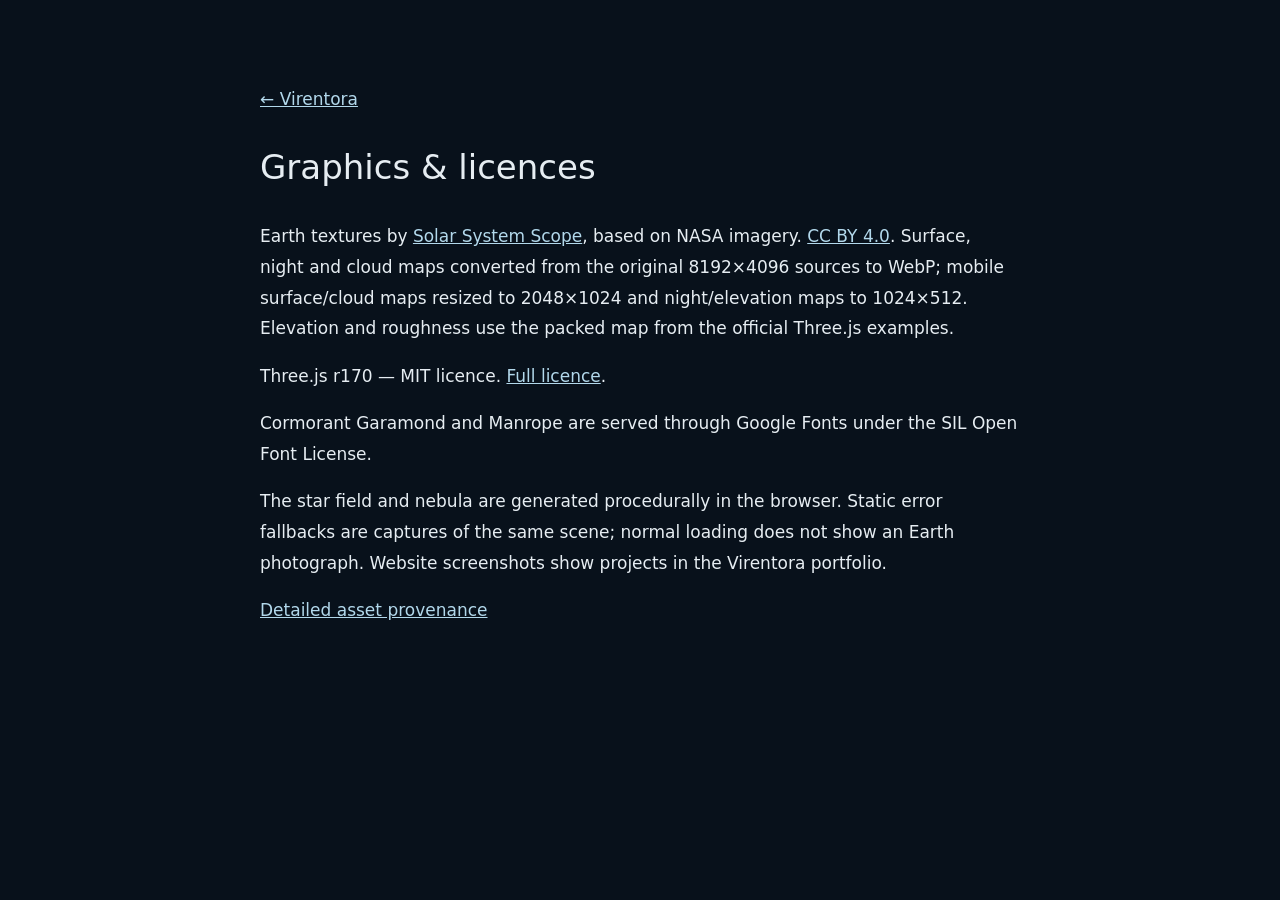
<file: assets/credits.html>
<!doctype html><html lang="en"><meta charset="utf-8"><meta name="viewport" content="width=device-width,initial-scale=1"><title>Graphics & licences · Virentora</title><style>body{max-width:760px;margin:60px auto;padding:24px;background:#08111b;color:#e6edf2;font:17px/1.8 system-ui}a{color:#b2d8eb}h1{font-weight:500}</style><a href="../">← Virentora</a><h1>Graphics & licences</h1><p>Earth textures by <a href="https://www.solarsystemscope.com/textures/">Solar System Scope</a>, based on NASA imagery. <a href="https://creativecommons.org/licenses/by/4.0/">CC BY 4.0</a>. Surface, night and cloud maps converted from the original 8192×4096 sources to WebP; mobile surface/cloud maps resized to 2048×1024 and night/elevation maps to 1024×512. Elevation and roughness use the packed map from the official Three.js examples.</p><p>Three.js r170 — MIT licence. <a href="https://github.com/mrdoob/three.js/blob/r170/LICENSE">Full licence</a>.</p><p>Cormorant Garamond and Manrope are served through Google Fonts under the SIL Open Font License.</p><p>The star field and nebula are generated procedurally in the browser. Static error fallbacks are captures of the same scene; normal loading does not show an Earth photograph. Website screenshots show projects in the Virentora portfolio.</p><p><a href="ATTRIBUTION.md">Detailed asset provenance</a></p></html>
</file>
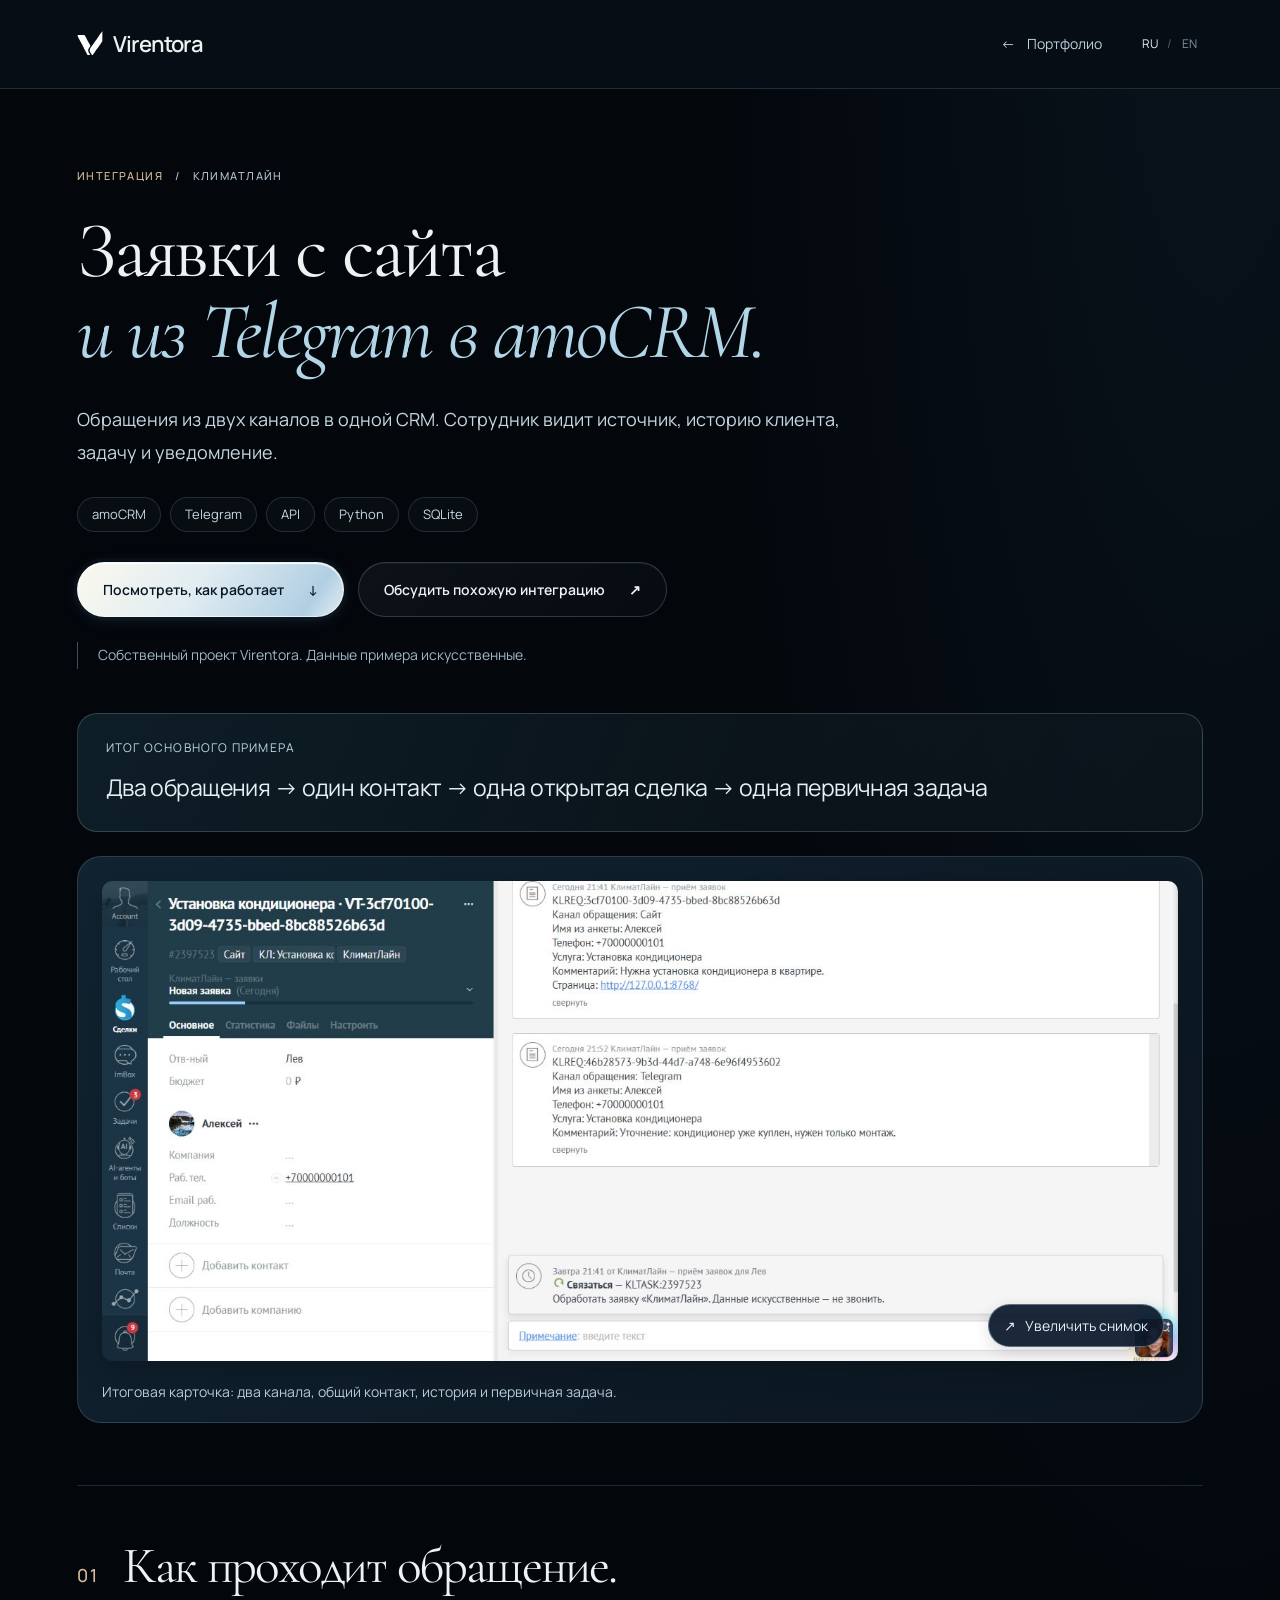
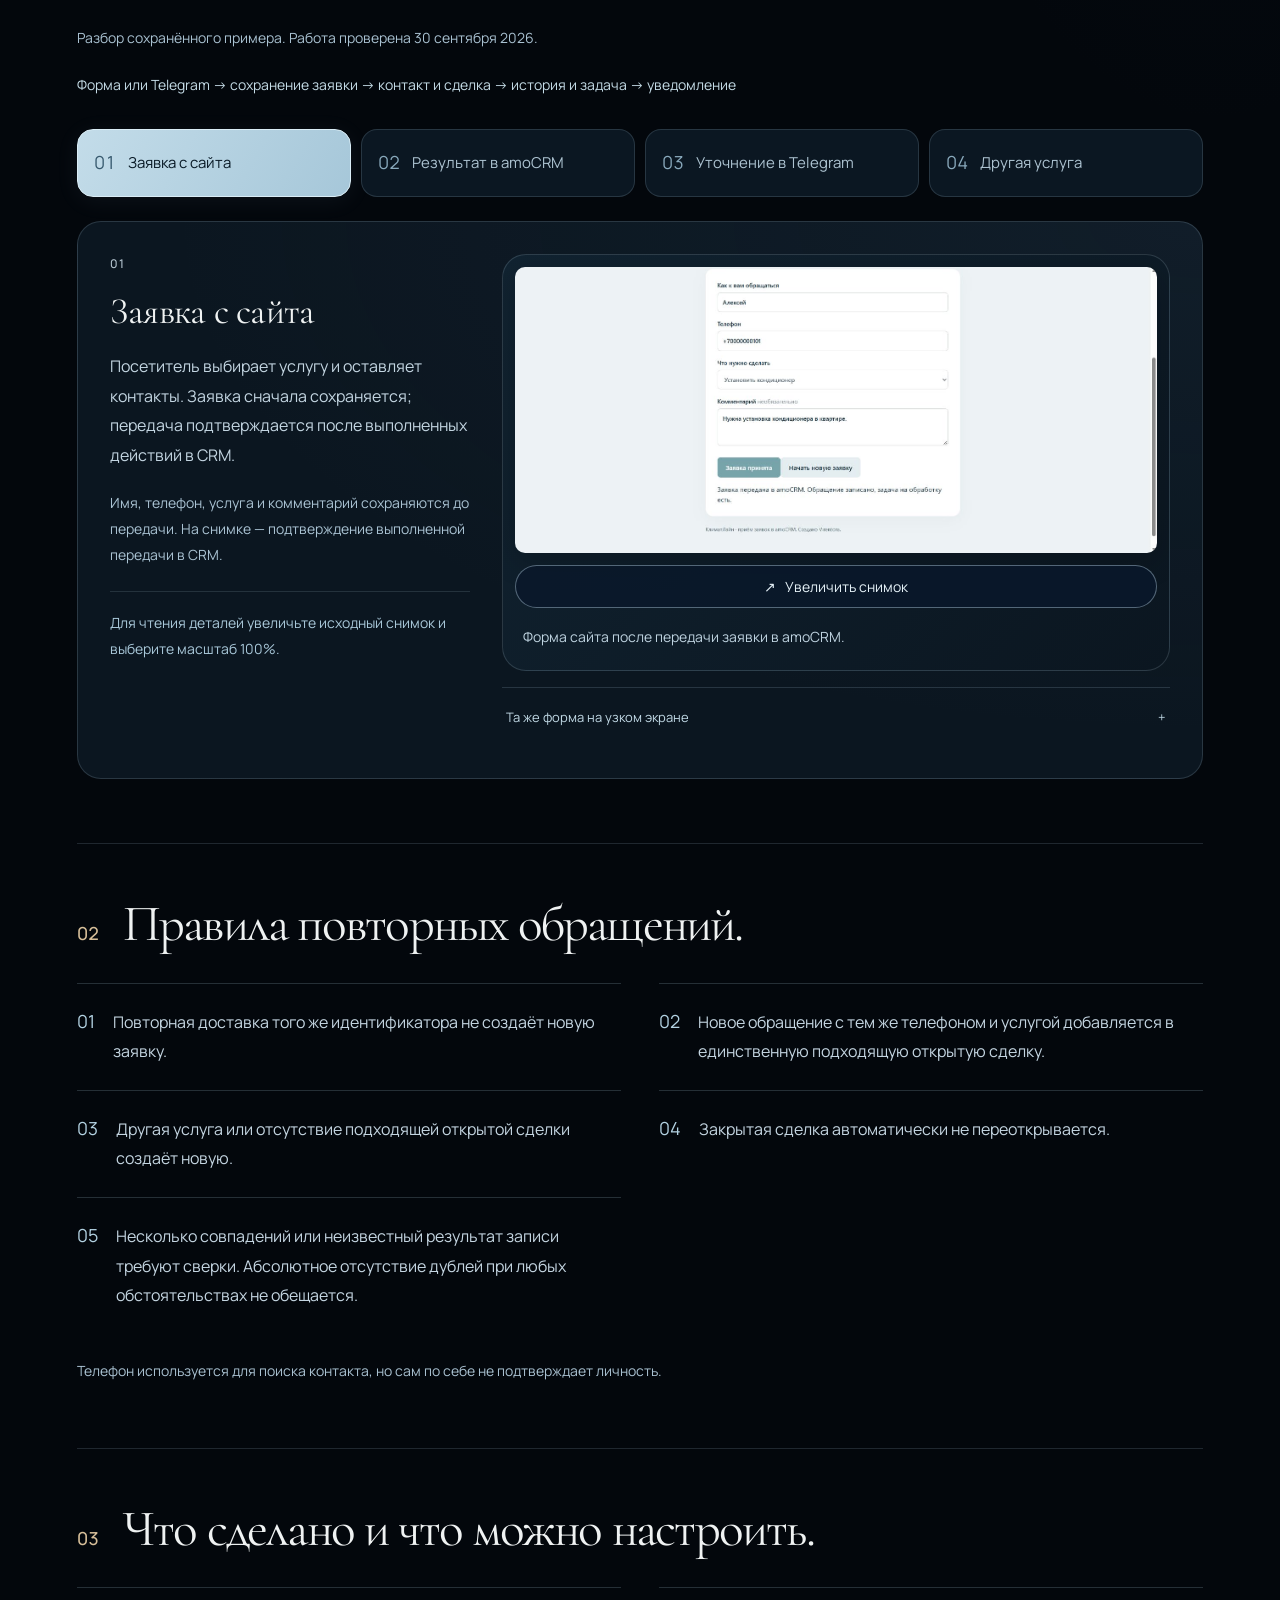
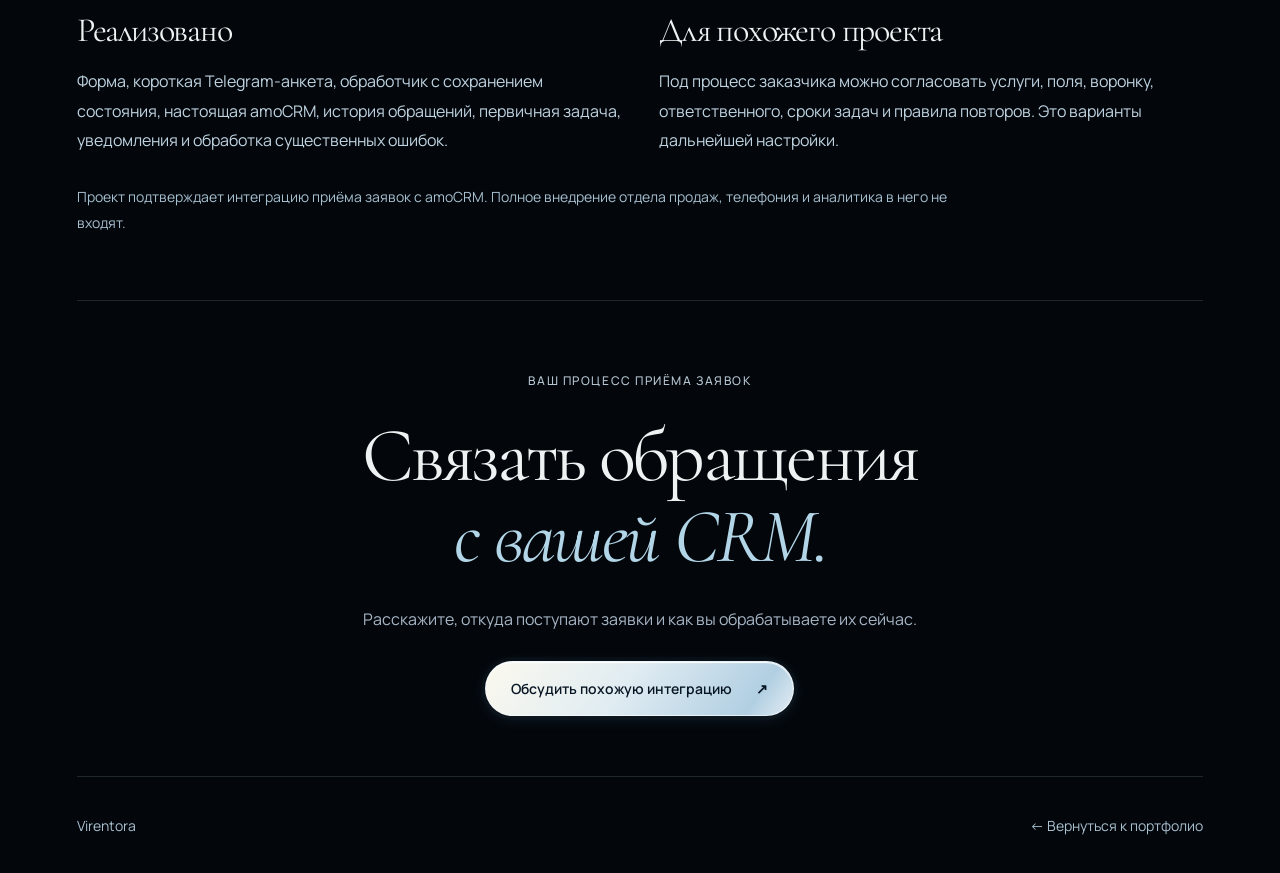
<file: projects/amocrm.html>
<!doctype html>
<html lang="ru">
<head>
  <meta charset="utf-8">
  <meta name="viewport" content="width=device-width,initial-scale=1">
  <meta name="theme-color" content="#03070c">
  <title>Заявки с сайта и из Telegram в amoCRM — Virentora</title>
  <meta name="description" content="Обращения из двух каналов в одной CRM. Сотрудник видит источник, историю клиента, задачу и уведомление.">
  <link rel="canonical" href="https://virentora.com/projects/amocrm.html">
  <meta property="og:type" content="website">
  <meta property="og:title" content="Заявки с сайта и из Telegram в amoCRM — Virentora">
  <meta property="og:description" content="Форма и Telegram → контакт и сделка → задача → уведомление. Сценарий, выполненная работа и правила повторных обращений.">
  <meta property="og:url" content="https://virentora.com/projects/amocrm.html">
  <meta property="og:image" content="https://virentora.com/assets/projects/amocrm/crm-history.jpg">
  <meta property="og:image:alt" content="Карточка amoCRM с историей обращений из сайта и Telegram">
  <meta name="twitter:card" content="summary_large_image">
  <link rel="icon" href="../assets/favicon.svg" type="image/svg+xml">
  <link rel="preconnect" href="https://fonts.googleapis.com">
  <link rel="preconnect" href="https://fonts.gstatic.com" crossorigin>
  <link href="https://fonts.googleapis.com/css2?family=Cormorant+Garamond:ital,wght@0,400;0,500;1,400;1,500&family=Manrope:wght@400;500;600;700&display=swap" rel="stylesheet">
  <link rel="stylesheet" href="../styles.css?v=20260918-telegram1">
  <link rel="stylesheet" href="project.css?v=20261002-polish1">
  <script src="project.js?v=20261001-amo2" defer></script>
</head>
<body class="case-page amocrm-case">
  <a class="skip-link" href="#project-content" data-en="Skip to project">К проекту</a>
  <header class="case-header"><div class="wrap case-header-inner">
    <a class="brand" href="../index.html" aria-label="Virentora"><img src="../assets/virentora-mark-white.svg" width="26" height="29" alt=""><span>Virentora</span></a>
    <div class="case-header-tools"><a class="case-back" href="../index.html#amocrm-project"><span aria-hidden="true">←</span><span data-en="Portfolio">Портфолио</span></a><div class="language" aria-label="Язык" data-aria-en="Language"><button type="button" data-lang="ru" aria-pressed="true">RU</button><span>/</span><button type="button" data-lang="en" aria-pressed="false">EN</button></div></div>
  </div></header>
  <main id="project-content">
    <section class="case-intro wrap" aria-labelledby="case-title">
      <div class="eyebrow"><span data-en="Integration">Интеграция</span><span aria-hidden="true">/</span><span data-en="KlimatLine">КлиматЛайн</span></div>
      <h1 id="case-title"><span data-en="Website and Telegram">Заявки с сайта</span><br><em data-en="inquiries in amoCRM.">и из Telegram в amoCRM.</em></h1>
      <p class="case-lead" data-en="Two inquiry channels in one CRM. Staff can see the source, customer history, task and notification.">Обращения из двух каналов в одной CRM. Сотрудник видит источник, историю клиента, задачу и уведомление.</p>
      <ul class="case-tags" aria-label="Технологии" data-aria-en="Technologies"><li>amoCRM</li><li>Telegram</li><li>API</li><li>Python</li><li>SQLite</li></ul>
      <div class="amocrm-actions"><a class="button button-primary" href="#walkthrough"><span data-en="See how it works">Посмотреть, как работает</span><span aria-hidden="true">↓</span></a><a class="button button-glass" href="https://t.me/virentora" target="_blank" rel="noopener noreferrer"><span data-en="Discuss a similar integration">Обсудить похожую интеграцию</span><span aria-hidden="true">↗</span></a></div>
      <p class="case-origin" data-en="An independent Virentora portfolio project. The example uses synthetic data.">Собственный проект Virentora. Данные примера искусственные.</p>
      <div class="amocrm-result"><p class="amocrm-result-label" data-en="Main example outcome">Итог основного примера</p><p class="amocrm-result-summary" data-en="Two inquiries → one contact → one open deal → one initial task">Два обращения → один контакт → одна открытая сделка → одна первичная задача</p></div>
      <figure class="case-shot amocrm-hero-shot"><a class="case-shot-link" href="../assets/projects/amocrm/crm-history.jpg" target="_blank" rel="noopener" data-screenshot aria-label="Увеличить: Итоговая карточка: два канала, общий контакт, история и первичная задача." data-aria-en="Enlarge: Final deal card: two channels, a shared contact, history and an initial task."><img src="../assets/projects/amocrm/crm-history.jpg" width="1528" height="682" alt="Контакт и карточка установки в amoCRM с обращениями сайта и Telegram" data-alt-en="amoCRM installation deal and contact showing website and Telegram inquiries" fetchpriority="high" decoding="async"><span class="case-enlarge"><span aria-hidden="true">↗</span><span data-en="Enlarge screenshot">Увеличить снимок</span></span></a><figcaption><p data-en="Final deal card: two channels, a shared contact, history and an initial task.">Итоговая карточка: два канала, общий контакт, история и первичная задача.</p></figcaption></figure>
    </section>
    <!-- Future MP4 block: insert a video section here, between the intro and #walkthrough. -->
    <section class="case-section wrap" id="walkthrough" aria-labelledby="walkthrough-title">
      <div class="case-section-heading"><span class="eyebrow" aria-hidden="true">01</span><h2 id="walkthrough-title" data-en="How an inquiry is handled.">Как проходит обращение.</h2></div>
      <p class="amocrm-saved-note" data-en="A walkthrough of a recorded example. The integration was verified on September 30, 2026.">Разбор сохранённого примера. Работа проверена 30 сентября 2026.</p>
      <p class="amocrm-flow-line" data-en="Form or Telegram → inquiry saved → contact and deal → history and task → notification">Форма или Telegram → сохранение заявки → контакт и сделка → история и задача → уведомление</p>
      <div class="amocrm-step-tabs" hidden aria-label="Шаги разбора" data-aria-en="Walkthrough steps">
<button type="button" id="step-tab-1" data-step="0" aria-controls="step-panel-1"><span class="amocrm-tab-number" aria-hidden="true">01</span><span data-en="Website inquiry">Заявка с сайта</span></button>
<button type="button" id="step-tab-2" data-step="1" aria-controls="step-panel-2"><span class="amocrm-tab-number" aria-hidden="true">02</span><span data-en="Result in amoCRM">Результат в amoCRM</span></button>
<button type="button" id="step-tab-3" data-step="2" aria-controls="step-panel-3"><span class="amocrm-tab-number" aria-hidden="true">03</span><span data-en="Telegram follow-up">Уточнение в Telegram</span></button>
<button type="button" id="step-tab-4" data-step="3" aria-controls="step-panel-4"><span class="amocrm-tab-number" aria-hidden="true">04</span><span data-en="Different service">Другая услуга</span></button>
</div><div class="amocrm-step-panels">
<article class="amocrm-step-panel" id="step-panel-1" aria-labelledby="step-heading-1"><div class="amocrm-step-copy"><span class="eyebrow" aria-hidden="true">01</span><h3 id="step-heading-1" data-en="Website inquiry">Заявка с сайта</h3><p data-en="The visitor selects a service and enters contact details. The inquiry is saved first; CRM delivery is confirmed only after the required actions succeed.">Посетитель выбирает услугу и оставляет контакты. Заявка сначала сохраняется; передача подтверждается после выполненных действий в CRM.</p><p class="amocrm-step-note" data-en="Name, phone, service and comment are saved before transfer. The screenshot confirms completed delivery to the CRM.">Имя, телефон, услуга и комментарий сохраняются до передачи. На снимке — подтверждение выполненной передачи в CRM.</p><p class="amocrm-read-hint" data-en="Enlarge the original screenshot and select 100% scale to read the details.">Для чтения деталей увеличьте исходный снимок и выберите масштаб 100%.</p></div><div class="amocrm-step-media"><figure class="case-shot "><a class="case-shot-link" href="../assets/projects/amocrm/form-desktop.jpg" target="_blank" rel="noopener" data-screenshot aria-label="Увеличить: Форма сайта после передачи заявки в amoCRM." data-aria-en="Enlarge: Website form after inquiry delivery to amoCRM."><img src="../assets/projects/amocrm/form-desktop.jpg" width="1513" height="675" alt="Заполненная форма КлиматЛайн с подтверждением передачи заявки в amoCRM" data-alt-en="Completed KlimatLine form confirming inquiry delivery to amoCRM" loading="lazy" decoding="async"><span class="case-enlarge"><span aria-hidden="true">↗</span><span data-en="Enlarge screenshot">Увеличить снимок</span></span></a><figcaption><p data-en="Website form after inquiry delivery to amoCRM.">Форма сайта после передачи заявки в amoCRM.</p></figcaption></figure><details class="amocrm-mobile-form"><summary><span data-en="The same form on a narrow screen">Та же форма на узком экране</span><span aria-hidden="true">+</span></summary><figure class="case-shot amocrm-mobile-shot"><a class="case-shot-link" href="../assets/projects/amocrm/form-mobile.jpg" target="_blank" rel="noopener" data-screenshot aria-label="Увеличить: Та же форма на узком экране. Проверено в браузере 390×844, не на физическом телефоне." data-aria-en="Enlarge: The same form on a narrow screen. Verified in a 390×844 browser viewport, not on a physical phone."><img src="../assets/projects/amocrm/form-mobile.jpg" width="390" height="843" alt="Форма КлиматЛайн и подтверждение передачи в браузере 390×844" data-alt-en="KlimatLine form and delivery confirmation in a 390×844 browser viewport" loading="lazy" decoding="async"><span class="case-enlarge"><span aria-hidden="true">↗</span><span data-en="Enlarge screenshot">Увеличить снимок</span></span></a><figcaption><p data-en="The same form on a narrow screen. Verified in a 390×844 browser viewport, not on a physical phone.">Та же форма на узком экране. Проверено в браузере 390×844, не на физическом телефоне.</p></figcaption></figure></details></div></article>
<article class="amocrm-step-panel" id="step-panel-2" aria-labelledby="step-heading-2"><div class="amocrm-step-copy"><span class="eyebrow" aria-hidden="true">02</span><h3 id="step-heading-2" data-en="Result in amoCRM">Результат в amoCRM</h3><p data-en="A contact and a deal are created. The history records the inquiry source and content, and an initial task is assigned to a staff member.">Созданы контакт и сделка. В истории — источник и содержание обращения; сотруднику поставлена первичная задача.</p><p class="amocrm-step-note" data-en="This is the final card from the main example, after the Telegram follow-up. Both inquiries and one initial task are visible.">Это итоговая карточка основного примера, уже после уточнения в Telegram. Видны оба обращения и одна первичная задача.</p><p class="amocrm-read-hint" data-en="Enlarge the original screenshot and select 100% scale to read the details.">Для чтения деталей увеличьте исходный снимок и выберите масштаб 100%.</p></div><div class="amocrm-step-media"><figure class="case-shot amocrm-crm-shot"><a class="case-shot-link" href="../assets/projects/amocrm/crm-history.jpg" target="_blank" rel="noopener" data-screenshot aria-label="Увеличить: Итог основного примера: сайт и Telegram в одной сделке установки." data-aria-en="Enlarge: Main example outcome: website and Telegram inquiries in one installation deal."><span class="amocrm-shot-frame"><img src="../assets/projects/amocrm/crm-history.jpg" width="1528" height="682" alt="Контакт и карточка установки в amoCRM с обращениями сайта и Telegram" data-alt-en="amoCRM installation deal and contact showing website and Telegram inquiries" loading="lazy" decoding="async"></span><span class="case-enlarge"><span aria-hidden="true">↗</span><span data-en="Enlarge screenshot">Увеличить снимок</span></span></a><figcaption><p data-en="Main example outcome: website and Telegram inquiries in one installation deal.">Итог основного примера: сайт и Telegram в одной сделке установки.</p><p class="amocrm-pan-hint" data-en="Swipe across the screenshot or enlarge it to see the full card.">Сдвиньте снимок в сторону или увеличьте, чтобы увидеть всю карточку.</p></figcaption></figure></div></article>
<article class="amocrm-step-panel" id="step-panel-3" aria-labelledby="step-heading-3"><div class="amocrm-step-copy"><span class="eyebrow" aria-hidden="true">03</span><h3 id="step-heading-3" data-en="Telegram follow-up">Уточнение в Telegram</h3><p data-en="A questionnaire with the same phone number and service adds a follow-up to the open deal. The original source remains unchanged and no duplicate initial task is created.">Анкета с тем же телефоном и услугой добавляет уточнение в открытую сделку. Первоначальный источник сохраняется; повторная первичная задача не создаётся.</p><p class="amocrm-step-note" data-en="The deal keeps “Website” as its original source. The Telegram follow-up is a separate history entry in the same installation deal.">Источник сделки остаётся «Сайт». Уточнение из Telegram хранится отдельной записью в истории той же установки.</p><p class="amocrm-read-hint" data-en="Enlarge the original screenshot and select 100% scale to read the details.">Для чтения деталей увеличьте исходный снимок и выберите масштаб 100%.</p></div><div class="amocrm-step-media"><figure class="case-shot "><a class="case-shot-link" href="../assets/projects/amocrm/telegram-result.jpg" target="_blank" rel="noopener" data-screenshot aria-label="Увеличить: Telegram-анкета, уведомление со ссылкой на сделку и подтверждение передачи." data-aria-en="Enlarge: Telegram questionnaire, notification linking to the deal, and delivery confirmation."><img src="../assets/projects/amocrm/telegram-result.jpg" width="1120" height="626" alt="Анкета бота КлиматЛайн и уведомление со ссылкой на сделку" data-alt-en="KlimatLine bot questionnaire and notification linking to the deal" loading="lazy" decoding="async"><span class="case-enlarge"><span aria-hidden="true">↗</span><span data-en="Enlarge screenshot">Увеличить снимок</span></span></a><figcaption><p data-en="Telegram questionnaire, notification linking to the deal, and delivery confirmation.">Telegram-анкета, уведомление со ссылкой на сделку и подтверждение передачи.</p></figcaption></figure></div></article>
<article class="amocrm-step-panel" id="step-panel-4" aria-labelledby="step-heading-4"><div class="amocrm-step-copy"><span class="eyebrow" aria-hidden="true">04</span><h3 id="step-heading-4" data-en="Different service">Другая услуга</h3><p data-en="A maintenance inquiry from the same customer creates a separate deal using the existing contact. This screenshot was captured before that deal was closed in an additional check.">Обслуживание того же клиента создаёт отдельную сделку и использует прежний контакт. Снимок сделан до закрытия этой сделки в дополнительной проверке.</p><p class="amocrm-step-note" data-en="A frame from an additional check using a different synthetic phone number. Within that example, the contact is reused and a new deal is created for maintenance.">Кадр из дополнительной проверки с другим искусственным телефоном. Внутри этого примера контакт сохраняется, а для обслуживания создаётся новая сделка.</p><p class="amocrm-read-hint" data-en="Enlarge the original screenshot and select 100% scale to read the details.">Для чтения деталей увеличьте исходный снимок и выберите масштаб 100%.</p></div><div class="amocrm-step-media"><figure class="case-shot amocrm-crm-shot"><a class="case-shot-link" href="../assets/projects/amocrm/crm-other-service.jpg" target="_blank" rel="noopener" data-screenshot aria-label="Увеличить: Отдельная сделка обслуживания. Снимок до закрытия в дополнительной проверке." data-aria-en="Enlarge: Separate maintenance deal. Captured before closure in the additional check."><span class="amocrm-shot-frame"><img src="../assets/projects/amocrm/crm-other-service.jpg" width="1528" height="684" alt="Отдельная сделка обслуживания с контактом того же искусственного клиента" data-alt-en="Separate maintenance deal linked to the same synthetic customer contact" loading="lazy" decoding="async"></span><span class="case-enlarge"><span aria-hidden="true">↗</span><span data-en="Enlarge screenshot">Увеличить снимок</span></span></a><figcaption><p data-en="Separate maintenance deal. Captured before closure in the additional check.">Отдельная сделка обслуживания. Снимок до закрытия в дополнительной проверке.</p><p class="amocrm-pan-hint" data-en="Swipe across the screenshot or enlarge it to see the full card.">Сдвиньте снимок в сторону или увеличьте, чтобы увидеть всю карточку.</p></figcaption></figure></div></article>
</div></section>
<section class="case-section wrap" aria-labelledby="repeat-title"><div class="case-section-heading"><span class="eyebrow" aria-hidden="true">02</span><h2 id="repeat-title" data-en="Rules for repeat inquiries.">Правила повторных обращений.</h2></div><ol class="amocrm-rules"><li><p data-en="Delivering the same inquiry identifier again does not create a new inquiry.">Повторная доставка того же идентификатора не создаёт новую заявку.</p></li><li><p data-en="A new inquiry with the same phone number and service is added to the single matching open deal.">Новое обращение с тем же телефоном и услугой добавляется в единственную подходящую открытую сделку.</p></li><li><p data-en="A different service or no matching open deal creates a new deal.">Другая услуга или отсутствие подходящей открытой сделки создаёт новую.</p></li><li><p data-en="Closed deals are not reopened automatically.">Закрытая сделка автоматически не переоткрывается.</p></li><li><p data-en="Multiple matches or an uncertain write result require reconciliation. Duplicate prevention is not guaranteed under every possible circumstance.">Несколько совпадений или неизвестный результат записи требуют сверки. Абсолютное отсутствие дублей при любых обстоятельствах не обещается.</p></li></ol><p class="amocrm-saved-note" data-en="A phone number is used to find a contact; it does not verify identity.">Телефон используется для поиска контакта, но сам по себе не подтверждает личность.</p></section>
<section class="case-section wrap" aria-labelledby="work-title"><div class="case-section-heading"><span class="eyebrow" aria-hidden="true">03</span><h2 id="work-title" data-en="What was built and what can be configured.">Что сделано и что можно настроить.</h2></div><div class="amocrm-work-grid"><article><h3 data-en="Implemented">Реализовано</h3><p data-en="A form, a short Telegram questionnaire, a stateful processor, a real amoCRM connection, inquiry history, an initial task, notifications and handling of significant errors.">Форма, короткая Telegram-анкета, обработчик с сохранением состояния, настоящая amoCRM, история обращений, первичная задача, уведомления и обработка существенных ошибок.</p></article><article><h3 data-en="For a similar project">Для похожего проекта</h3><p data-en="Services, fields, pipeline, responsible staff member, task deadlines and repeat inquiry rules can be agreed for a customer&#x27;s process. These are options for subsequent configuration.">Под процесс заказчика можно согласовать услуги, поля, воронку, ответственного, сроки задач и правила повторов. Это варианты дальнейшей настройки.</p></article></div><p class="amocrm-scope" data-en="This project demonstrates inquiry intake integration with amoCRM. Full sales team implementation, telephony and analytics are outside its scope.">Проект подтверждает интеграцию приёма заявок с amoCRM. Полное внедрение отдела продаж, телефония и аналитика в него не входят.</p></section>
<section class="case-contact wrap" aria-labelledby="case-contact-title"><span class="eyebrow" data-en="Your inquiry workflow">Ваш процесс приёма заявок</span><h2 id="case-contact-title"><span data-en="Connect your inquiries">Связать обращения</span><br><em data-en="with your CRM.">с вашей CRM.</em></h2><p data-en="Tell me where your inquiries come from and how you process them today.">Расскажите, откуда поступают заявки и как вы обрабатываете их сейчас.</p><a class="button button-primary" href="https://t.me/virentora" target="_blank" rel="noopener noreferrer"><span data-en="Discuss a similar integration">Обсудить похожую интеграцию</span><span aria-hidden="true">↗</span></a></section></main>
<footer class="case-footer wrap"><span>Virentora</span><a href="../index.html#amocrm-project" data-en="← Back to portfolio">← Вернуться к портфолио</a></footer>
  <dialog class="image-viewer" aria-labelledby="viewer-title">
    <div class="viewer-toolbar"><h2 id="viewer-title" data-en="Project screenshot">Снимок проекта</h2><div class="viewer-actions"><button type="button" class="viewer-zoom" aria-pressed="false" data-en="100% scale">Масштаб 100%</button><button type="button" class="viewer-close" aria-label="Закрыть снимок" data-aria-en="Close screenshot" autofocus>×</button></div></div>
    <p class="viewer-hint" data-en="At 100% scale, scroll the image to inspect the details.">В масштабе 100% прокручивайте изображение, чтобы рассмотреть детали.</p>
    <div class="viewer-scroll" tabindex="0" role="region" aria-label="Увеличенный снимок" data-aria-en="Enlarged screenshot"><img alt=""></div>
  </dialog>
</body>
</html>
</file>
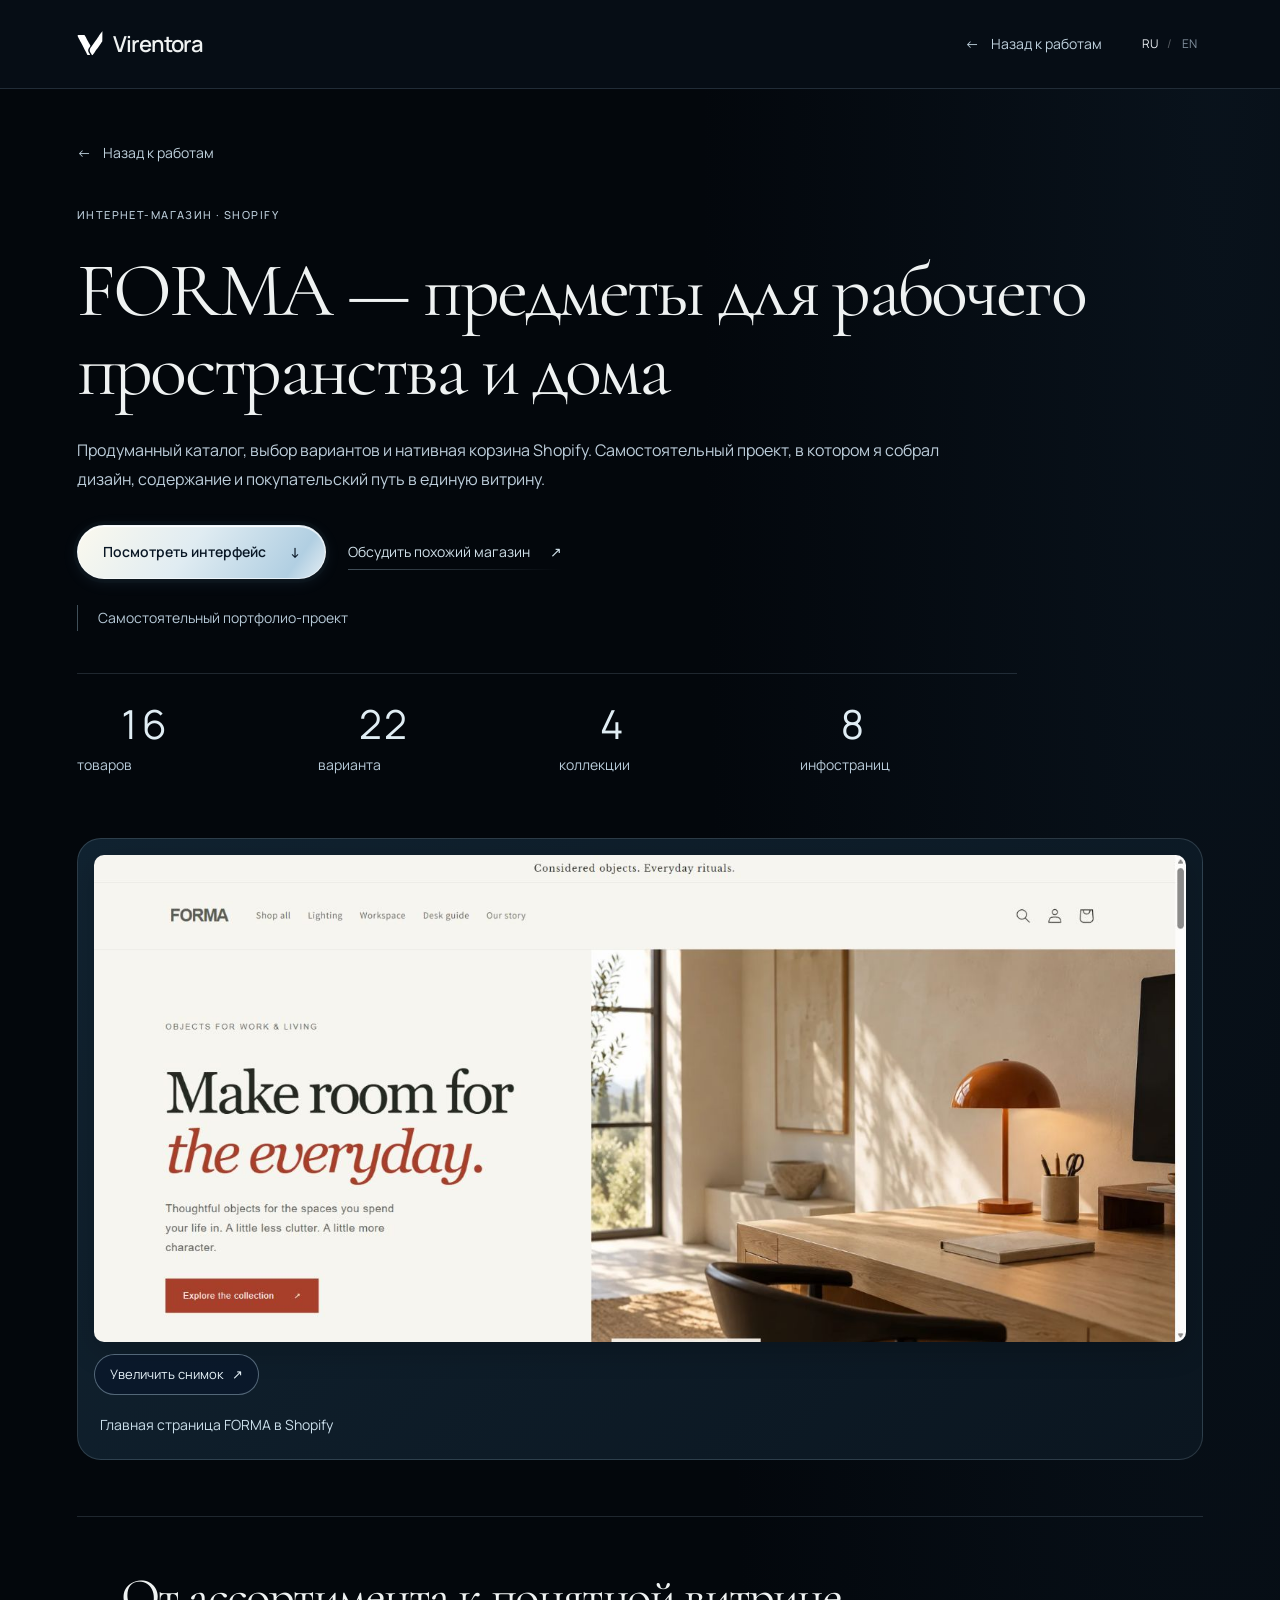
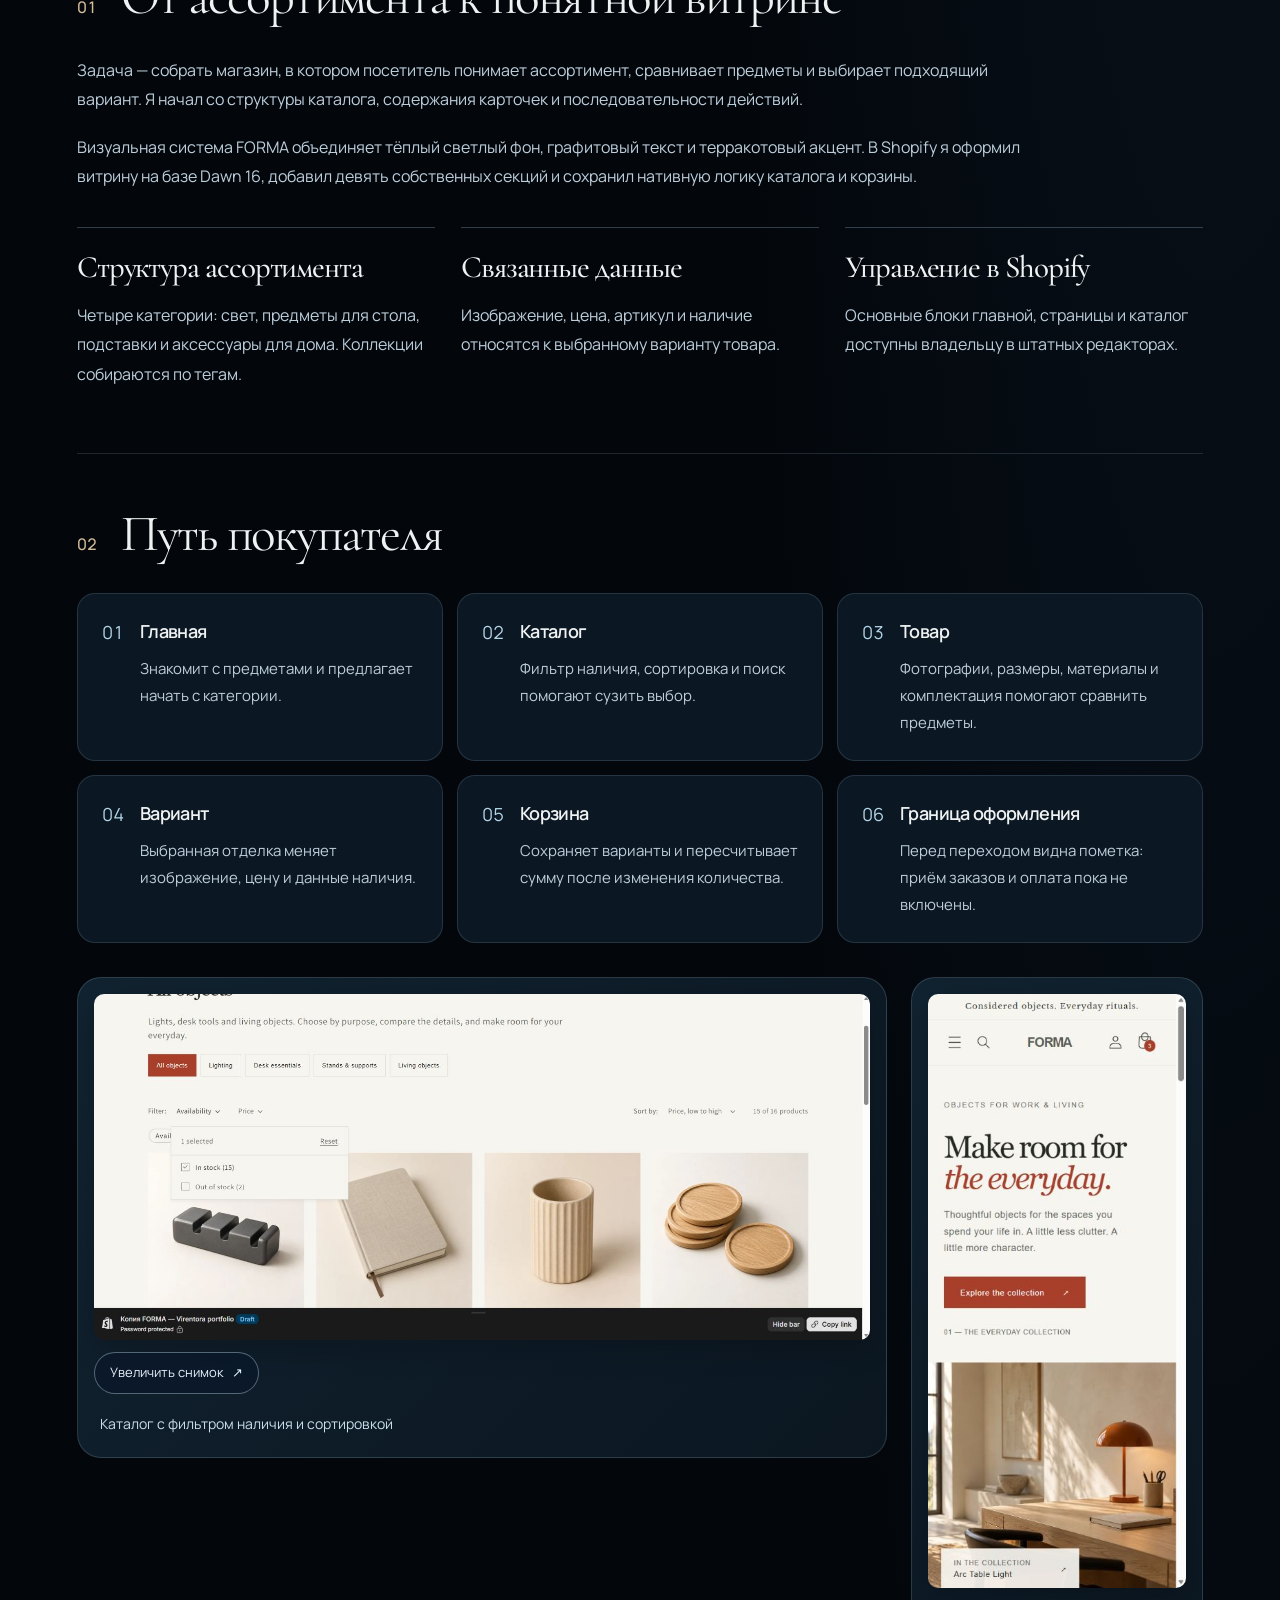
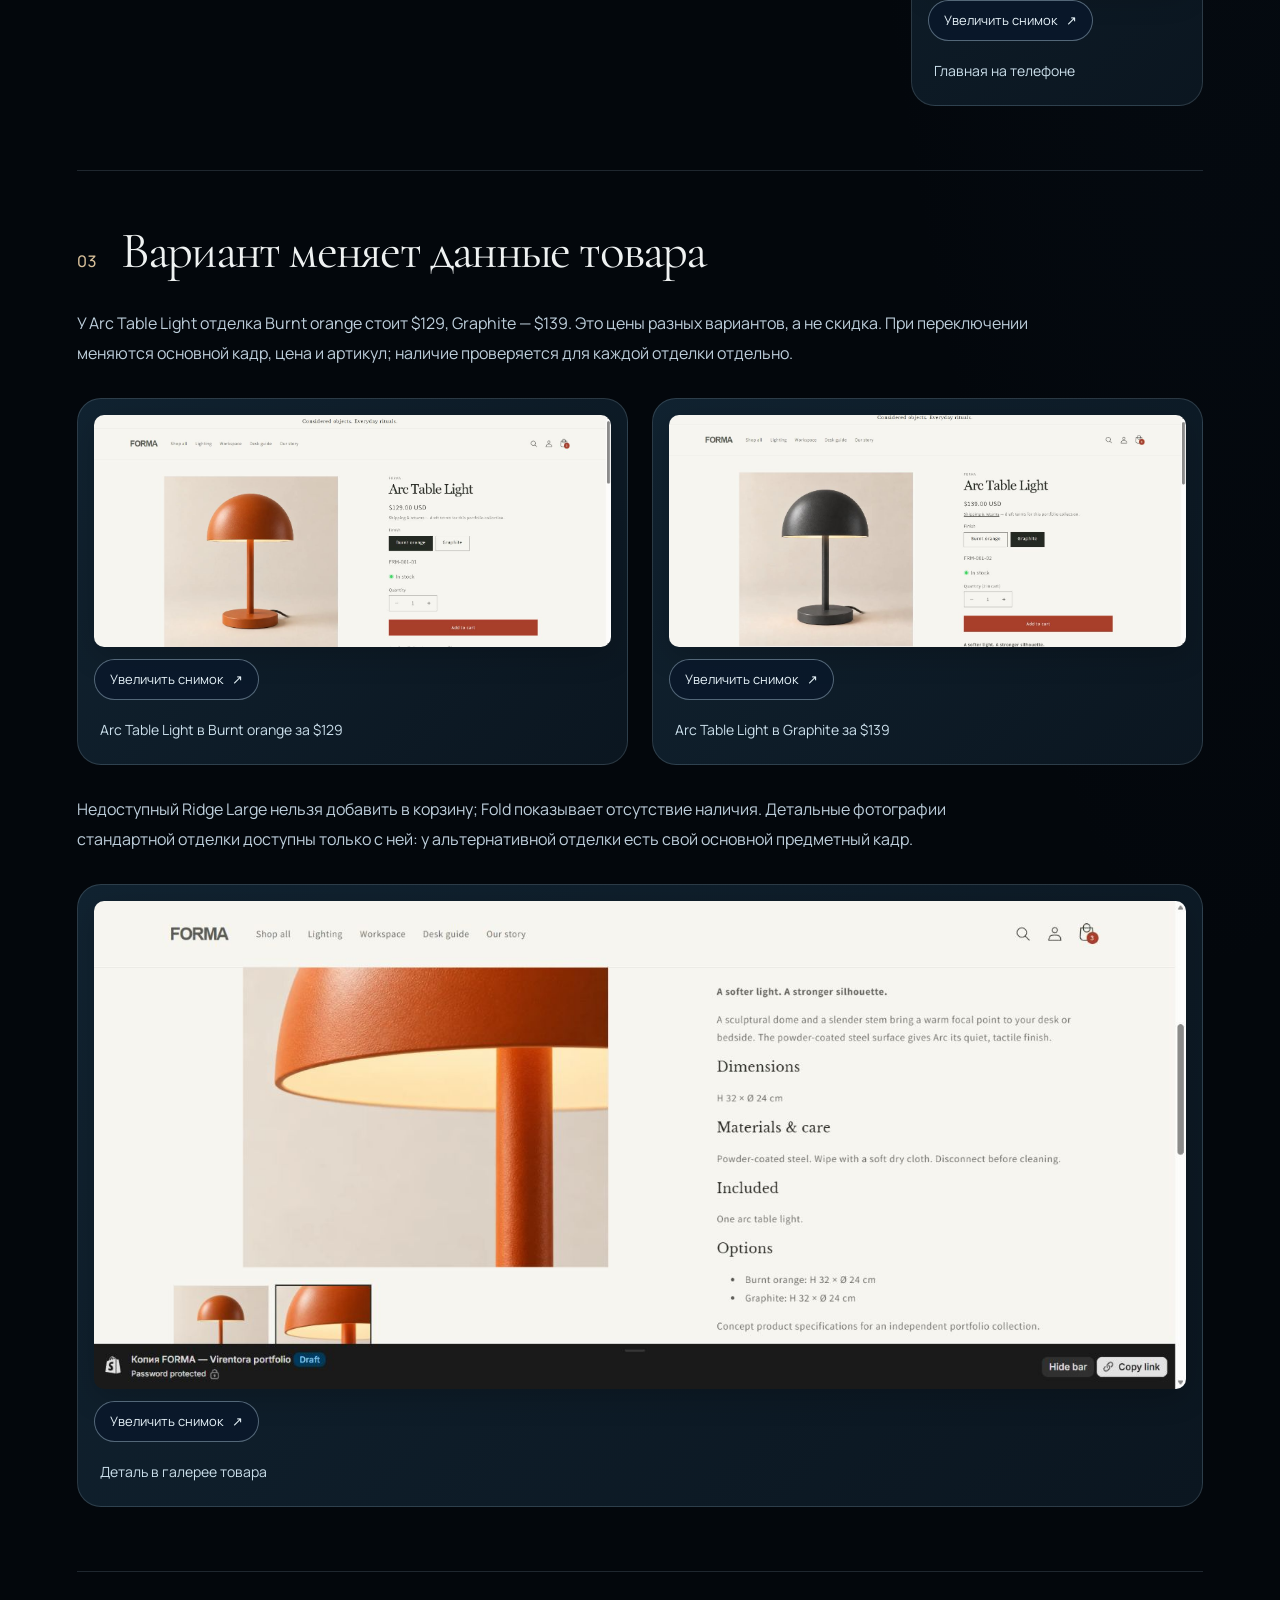
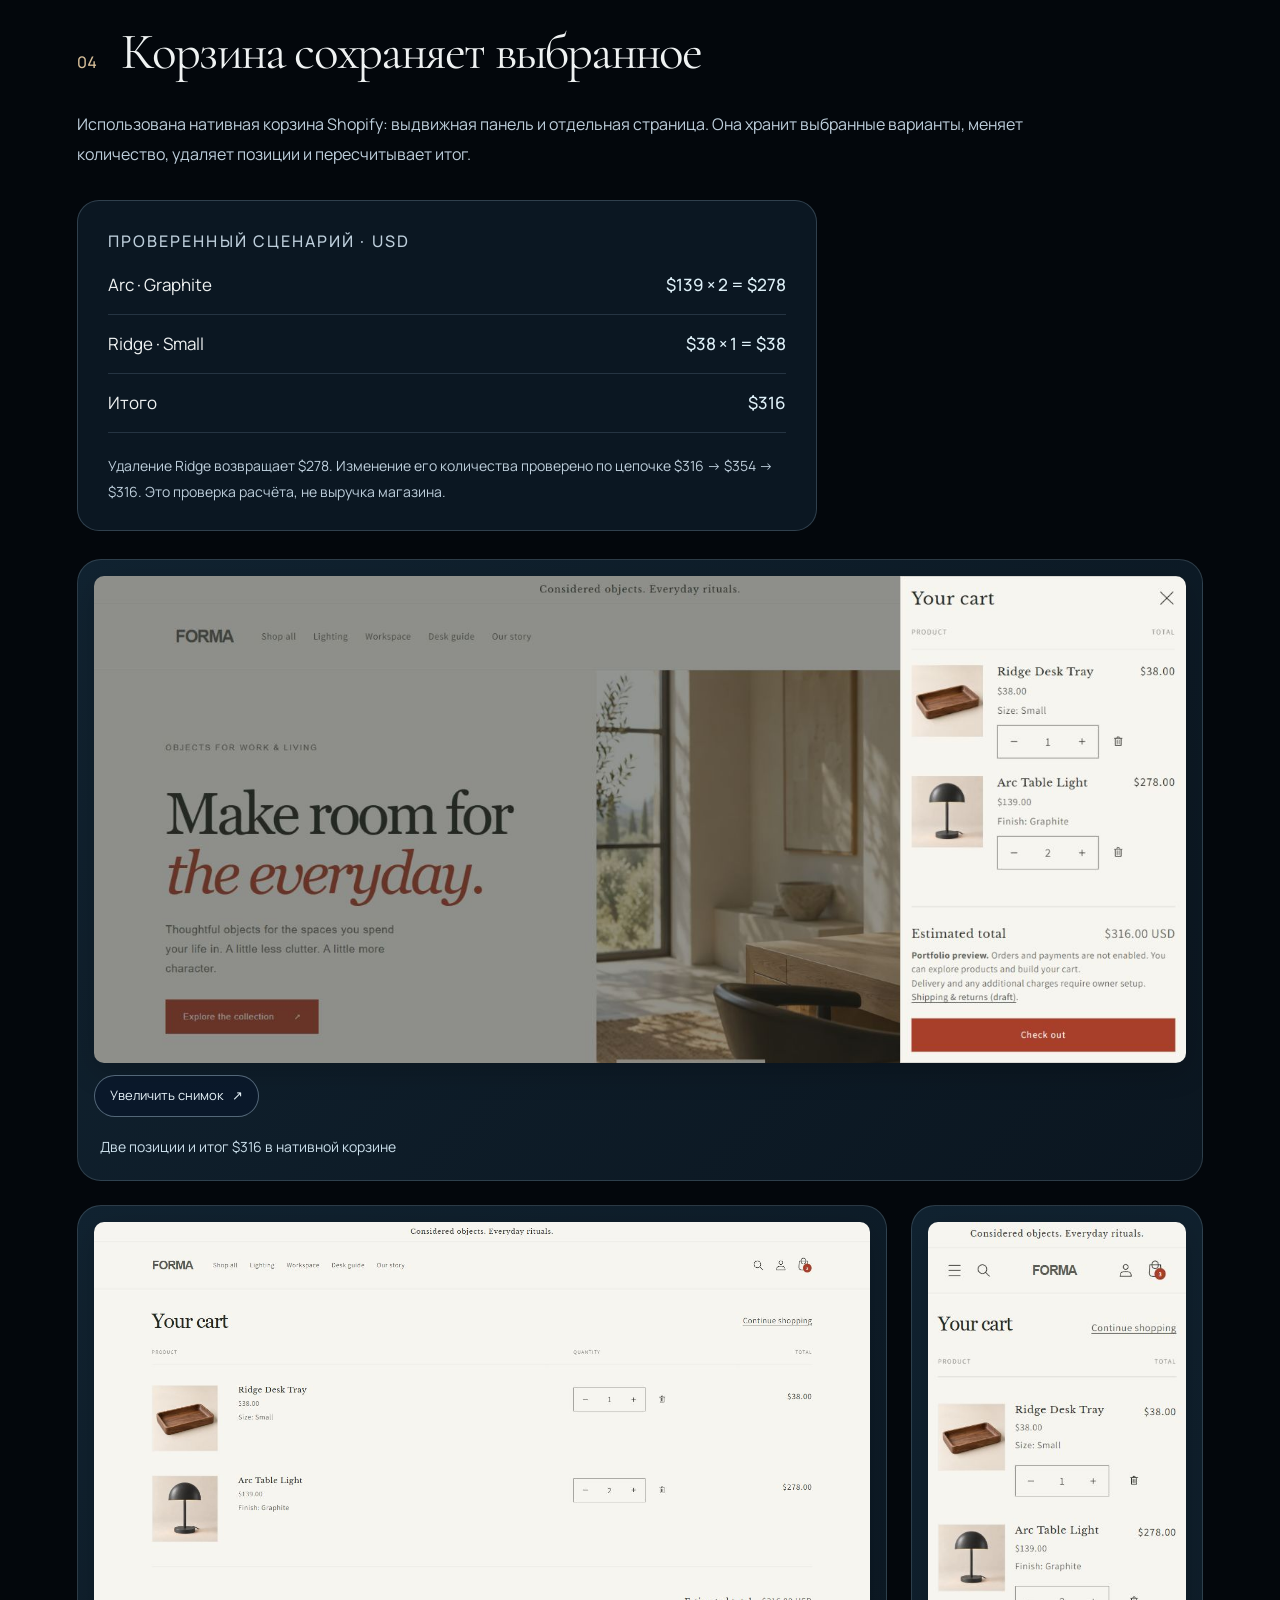
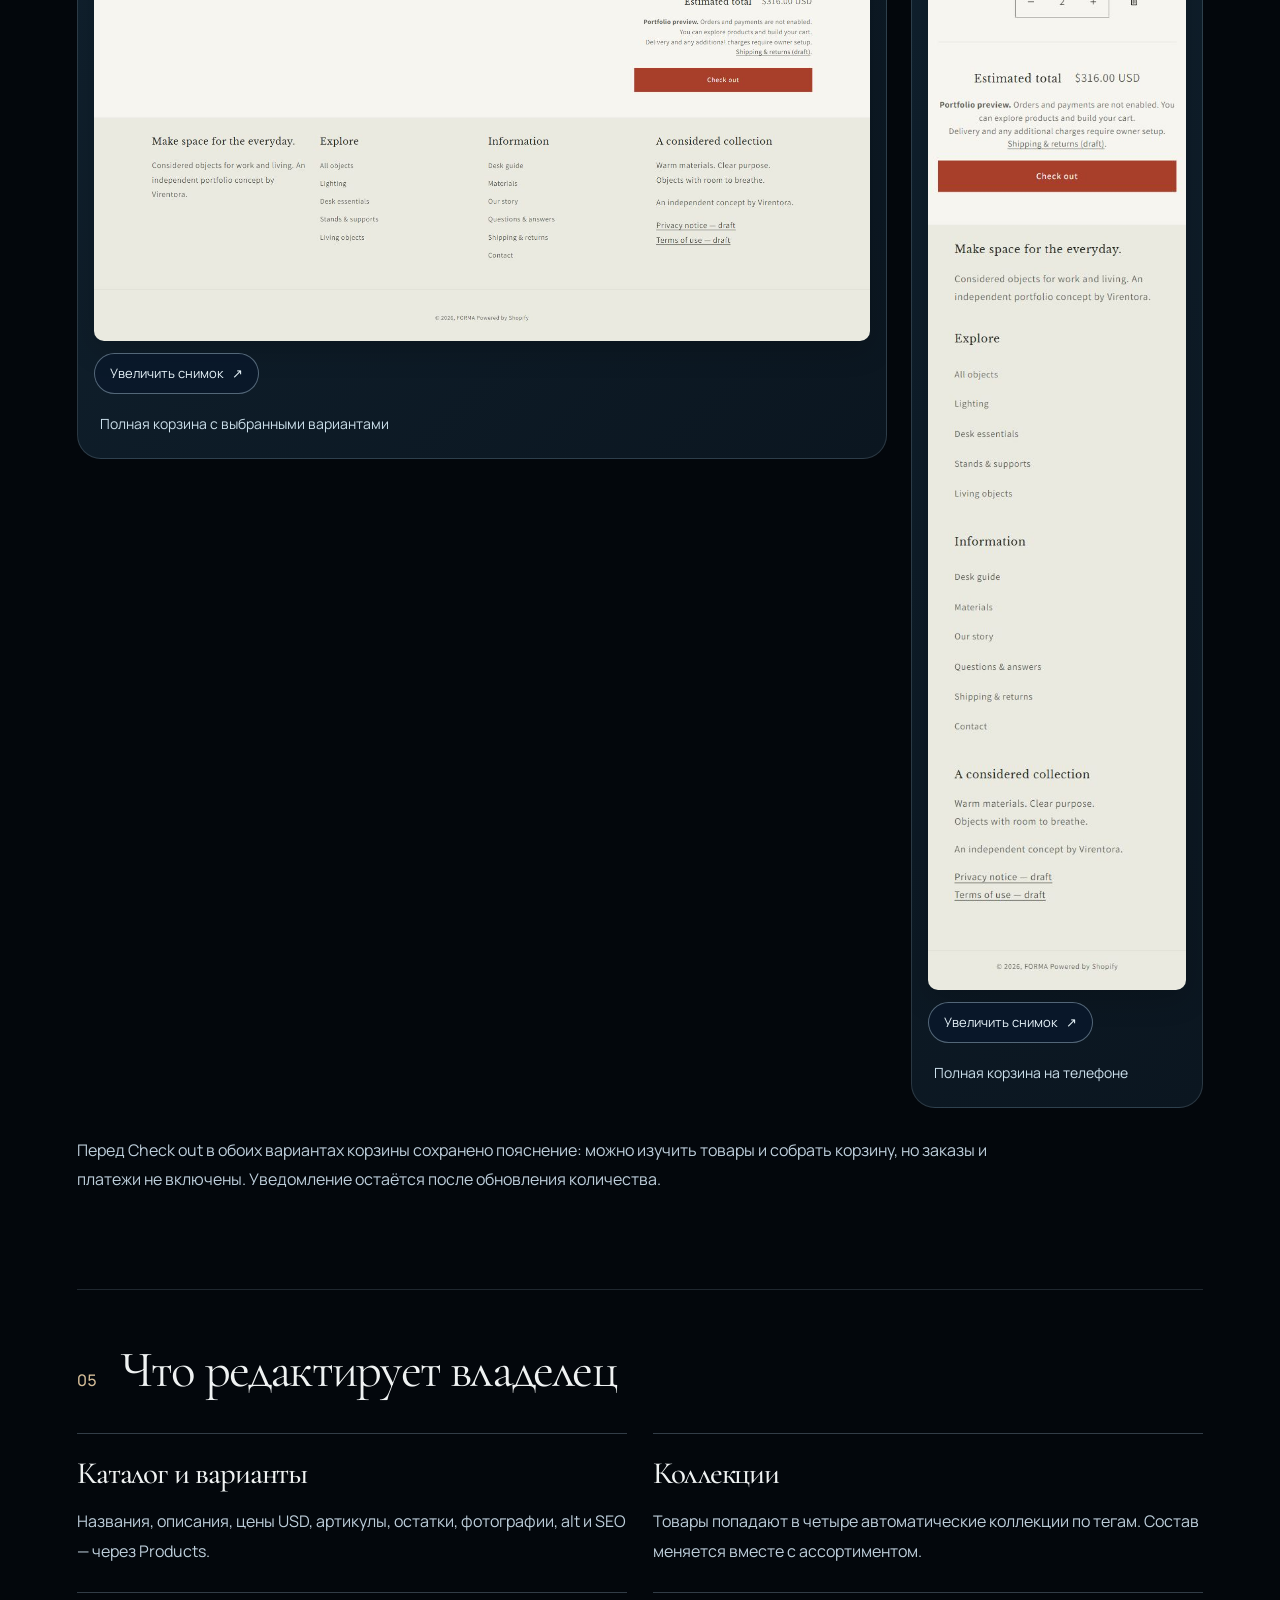
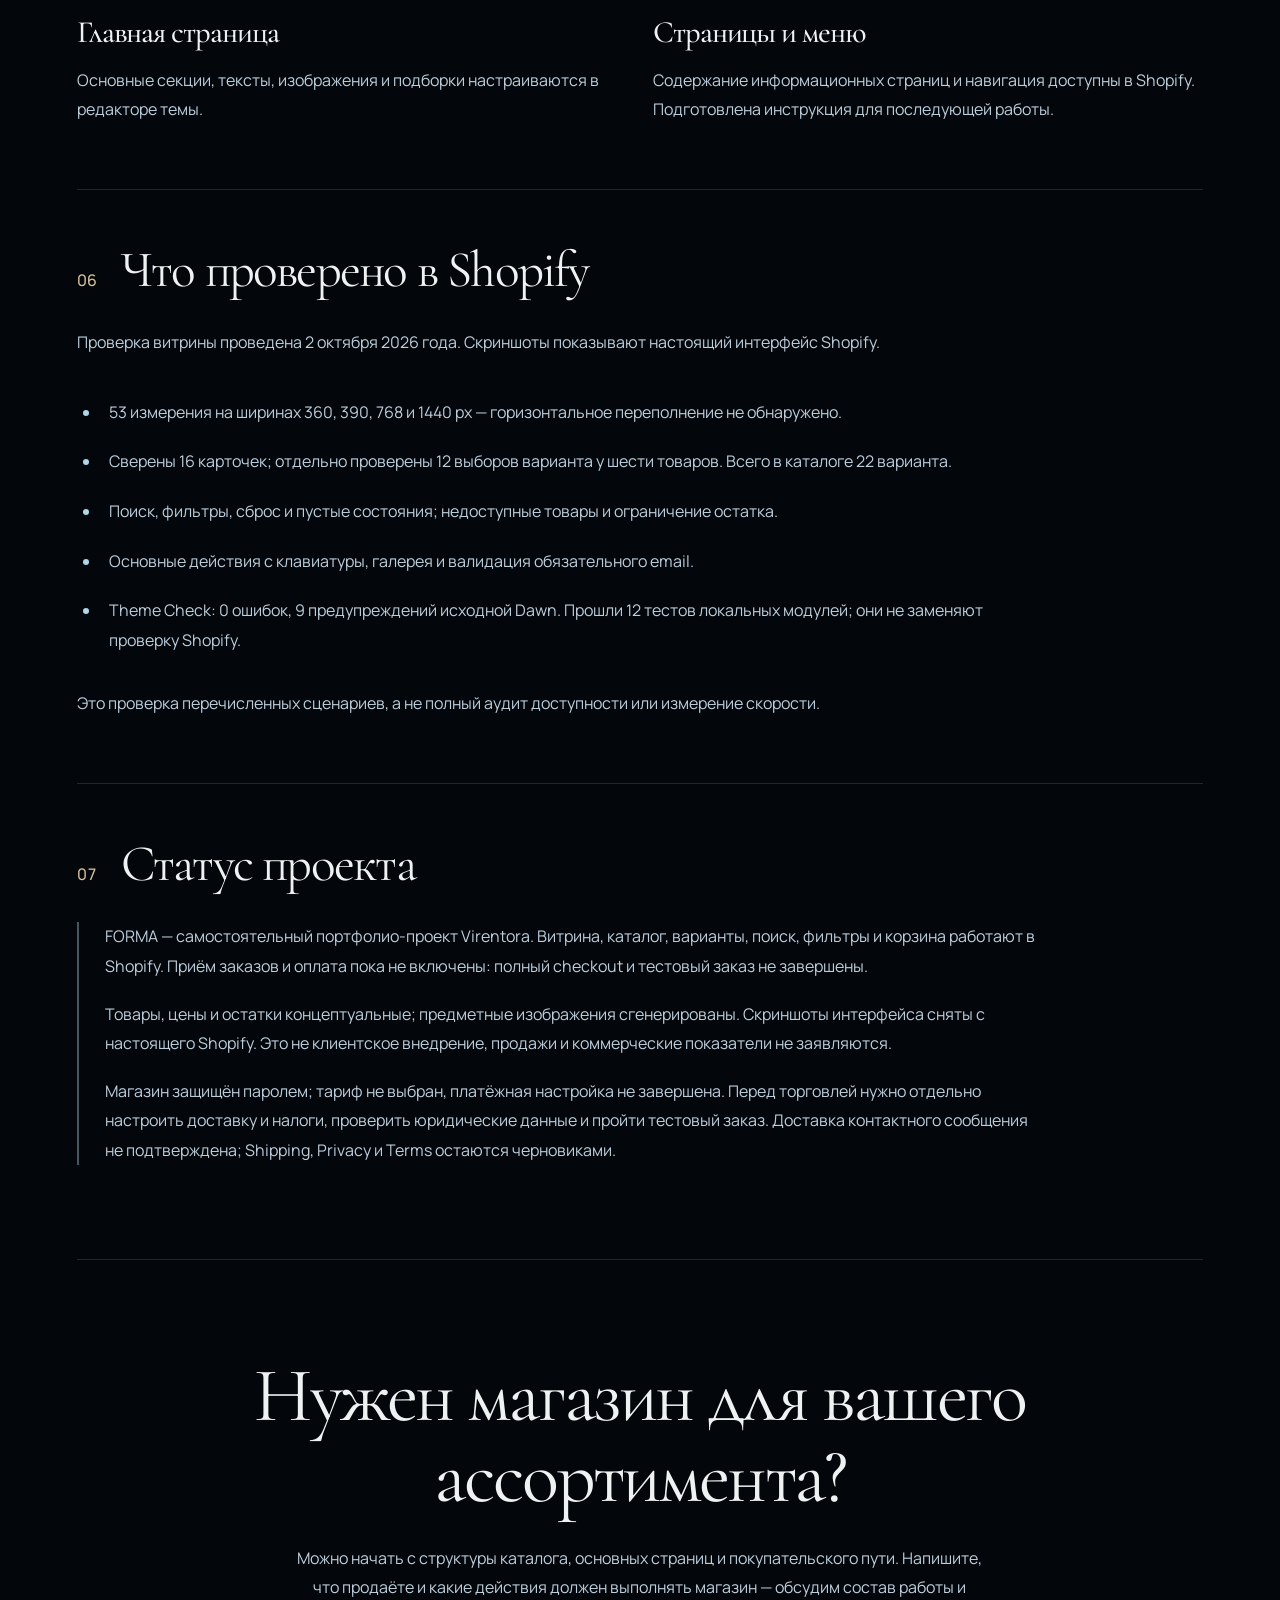
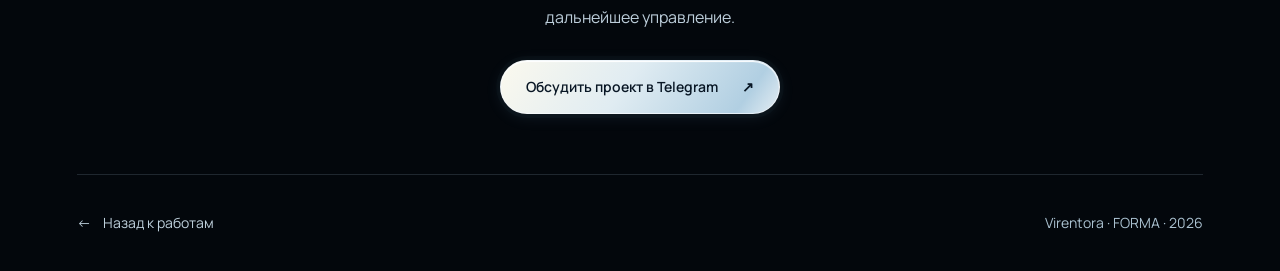
<file: projects/forma.html>
<!doctype html><html lang="ru"><head><meta charset="utf-8"><meta name="viewport" content="width=device-width,initial-scale=1"><meta name="theme-color" content="#03070c"><title>FORMA — магазин на Shopify | Virentora</title><meta name="description" content="Каталог, варианты товаров и нативная корзина Shopify. Самостоятельный проект FORMA: интерфейс, покупательский путь и управление магазином."><link rel="canonical" href="https://virentora.com/projects/forma.html"><meta property="og:type" content="website"><meta property="og:title" content="FORMA — магазин на Shopify | Virentora"><meta property="og:description" content="Каталог, варианты товаров и нативная корзина Shopify. Самостоятельный проект FORMA: интерфейс, покупательский путь и управление магазином."><meta property="og:url" content="https://virentora.com/projects/forma.html"><meta property="og:image" content="https://virentora.com/assets/projects/forma/home-desktop.jpg"><meta property="og:image:width" content="1513"><meta property="og:image:height" content="675"><meta property="og:image:alt" content="Главная страница FORMA в Shopify"><meta name="twitter:card" content="summary_large_image"><link rel="icon" href="../assets/favicon.svg" type="image/svg+xml"><link rel="preconnect" href="https://fonts.googleapis.com"><link rel="preconnect" href="https://fonts.gstatic.com" crossorigin><link href="https://fonts.googleapis.com/css2?family=Cormorant+Garamond:ital,wght@0,400;0,500;1,400;1,500&family=Manrope:wght@400;500;600;700&display=swap" rel="stylesheet"><link rel="stylesheet" href="../styles.css?v=20260918-telegram1"><link rel="stylesheet" href="project.css?v=20261002-polish1"><link rel="stylesheet" href="forma.css?v=20261003-forma1"><script type="module" src="forma.js?v=20261003-forma1"></script></head><body class="case-page"><a class="skip-link" href="#forma-interface"><span data-en="Skip to content" >К содержанию</span></a><header class="case-header"><div class="wrap case-header-inner"><a class="brand" href="../index.html"><img src="../assets/virentora-mark-white.svg" alt="" width="26" height="29">Virentora</a><div class="case-header-tools"><a class="case-back" data-forma-home href="../index.html#forma-project">← <span data-en="Back to projects" >Назад к работам</span></a><div class="language" aria-label="Language"><button type="button" data-lang="ru" aria-pressed="true">RU</button><span>/</span><button type="button" data-lang="en" aria-pressed="false">EN</button></div></div></div></header><div class="forma-case" data-forma-view data-title-ru="FORMA — магазин на Shopify | Virentora" data-title-en="FORMA — Shopify store | Virentora" data-description-ru="Каталог, варианты товаров и нативная корзина Shopify. Самостоятельный проект FORMA: интерфейс, покупательский путь и управление магазином." data-description-en="Catalog, product variants and a native Shopify cart. The independent FORMA project: interface, shopping journey and store management."><main class="wrap">
<section class="case-intro"><a class="case-back" data-forma-home href="../index.html#forma-project">← <span data-en="Back to projects" >Назад к работам</span></a><p class="eyebrow"><span data-en="Online store · Shopify" >Интернет-магазин · Shopify</span></p><h1 data-en="FORMA — objects for work and living" >FORMA — предметы для рабочего пространства и дома</h1>
<p data-en="A considered catalog, product variants and a native Shopify cart. An independent project bringing design, content and the shopping journey together." class="case-lead">Продуманный каталог, выбор вариантов и нативная корзина Shopify. Самостоятельный проект, в котором я собрал дизайн, содержание и покупательский путь в единую витрину.</p>
<div class="forma-actions"><a class="button button-primary" data-forma-section href="#forma-interface"><span data-en="Explore the interface" >Посмотреть интерфейс</span> <span aria-hidden="true">↓</span></a><a class="text-link" href="https://t.me/levvirentora" target="_blank" rel="noopener noreferrer"><span data-en="Discuss a similar store" >Обсудить похожий магазин</span> ↗</a></div>
<p data-en="Independent portfolio project" class="case-origin">Самостоятельный портфолио-проект</p>
<dl class="forma-facts"><div><dt><span data-en="products" >товаров</span></dt><dd>16</dd></div><div><dt><span data-en="variants" >варианта</span></dt><dd>22</dd></div><div><dt><span data-en="collections" >коллекции</span></dt><dd>4</dd></div><div><dt><span data-en="information pages" >инфостраниц</span></dt><dd>8</dd></div></dl>
</section>
<div class="forma-hero-media" id="forma-interface"><figure class="case-shot "><a class="case-shot-link" data-forma-shot href="../assets/projects/forma/home-desktop.jpg" aria-label="Увеличить: Главная страница FORMA в Shopify" data-aria-en="Enlarge: FORMA home page in Shopify"><img src="../assets/projects/forma/home-desktop.jpg" width="1513" height="675" alt="Главная FORMA: предложение Make room for the everyday и рабочее место с оранжевой лампой" data-alt-en="FORMA home page: Make room for the everyday and a workspace with an orange table light" loading="lazy" decoding="async"><span class="case-enlarge" aria-hidden="true"><span data-en="Enlarge screenshot" >Увеличить снимок</span> ↗</span></a><figcaption><p data-en="FORMA home page in Shopify" data-forma-caption>Главная страница FORMA в Shopify</p></figcaption></figure></div><section class="case-section" id="forma-approach"><div class="case-section-heading"><span class="eyebrow">01</span><h2 data-en="From a range to a clear storefront" >От ассортимента к понятной витрине</h2></div><div class="forma-prose"><p data-en="The goal was a store where visitors can understand the range, compare objects and choose a suitable variant. I started with the catalog structure, product content and sequence of actions." >Задача — собрать магазин, в котором посетитель понимает ассортимент, сравнивает предметы и выбирает подходящий вариант. Я начал со структуры каталога, содержания карточек и последовательности действий.</p><p data-en="FORMA combines a warm light background, graphite text and a terracotta accent. I built the storefront on Shopify Dawn 16, added nine custom sections and retained the native catalog and cart behavior." >Визуальная система FORMA объединяет тёплый светлый фон, графитовый текст и терракотовый акцент. В Shopify я оформил витрину на базе Dawn 16, добавил девять собственных секций и сохранил нативную логику каталога и корзины.</p></div><div class="forma-three"><article><h3 data-en="Range structure" >Структура ассортимента</h3><p data-en="Four categories: lighting, desk essentials, stands and living objects. Collections are assembled by tags." >Четыре категории: свет, предметы для стола, подставки и аксессуары для дома. Коллекции собираются по тегам.</p></article><article><h3 data-en="Connected product details" >Связанные данные</h3><p data-en="The image, price, SKU and stock status belong to the selected product variant." >Изображение, цена, артикул и наличие относятся к выбранному варианту товара.</p></article><article><h3 data-en="Managed in Shopify" >Управление в Shopify</h3><p data-en="Core home-page sections, pages and the catalog are available in Shopify’s native editors." >Основные блоки главной, страницы и каталог доступны владельцу в штатных редакторах.</p></article></div></section><section class="case-section" id="forma-journey"><div class="case-section-heading"><span class="eyebrow">02</span><h2 data-en="The shopping journey" >Путь покупателя</h2></div><ol class="forma-journey"><li><span class="forma-step-number" aria-hidden="true">01</span><div><h3 data-en="Home" >Главная</h3><p data-en="Introduces the objects and offers a category as a starting point." >Знакомит с предметами и предлагает начать с категории.</p></div></li><li><span class="forma-step-number" aria-hidden="true">02</span><div><h3 data-en="Catalog" >Каталог</h3><p data-en="Availability filters, sorting and search narrow the selection." >Фильтр наличия, сортировка и поиск помогают сузить выбор.</p></div></li><li><span class="forma-step-number" aria-hidden="true">03</span><div><h3 data-en="Product" >Товар</h3><p data-en="Photos, dimensions, materials and included items help compare objects." >Фотографии, размеры, материалы и комплектация помогают сравнить предметы.</p></div></li><li><span class="forma-step-number" aria-hidden="true">04</span><div><h3 data-en="Variant" >Вариант</h3><p data-en="The selected finish updates the image, price and stock details." >Выбранная отделка меняет изображение, цену и данные наличия.</p></div></li><li><span class="forma-step-number" aria-hidden="true">05</span><div><h3 data-en="Cart" >Корзина</h3><p data-en="Keeps the chosen variants and recalculates totals when quantities change." >Сохраняет варианты и пересчитывает сумму после изменения количества.</p></div></li><li><span class="forma-step-number" aria-hidden="true">06</span><div><h3 data-en="Checkout boundary" >Граница оформления</h3><p data-en="A notice appears before checkout: orders and payments are not enabled yet." >Перед переходом видна пометка: приём заказов и оплата пока не включены.</p></div></li></ol><div class="forma-gallery-pair"><figure class="case-shot "><a class="case-shot-link" data-forma-shot href="../assets/projects/forma/collection-filter.jpg" aria-label="Увеличить: Каталог с фильтром наличия и сортировкой" data-aria-en="Enlarge: Catalog with availability filter and sorting"><img src="../assets/projects/forma/collection-filter.jpg" width="1513" height="675" alt="Коллекция FORMA с фильтром наличия, сортировкой и карточками товаров" data-alt-en="FORMA collection with an availability filter, sorting and product cards" loading="lazy" decoding="async" ><span class="case-enlarge" aria-hidden="true"><span data-en="Enlarge screenshot" >Увеличить снимок</span> ↗</span></a><figcaption><p data-en="Catalog with availability filter and sorting" data-forma-caption>Каталог с фильтром наличия и сортировкой</p></figcaption></figure><figure class="case-shot forma-phone"><a class="case-shot-link" data-forma-shot href="../assets/projects/forma/home-mobile.jpg" aria-label="Увеличить: Главная на телефоне" data-aria-en="Enlarge: Mobile home page"><img src="../assets/projects/forma/home-mobile.jpg" width="375" height="864" alt="Мобильная главная FORMA: меню, поиск, корзина, предложение и интерьерный кадр" data-alt-en="FORMA mobile home page: menu, search, cart, introduction and workspace image" loading="lazy" decoding="async" ><span class="case-enlarge" aria-hidden="true"><span data-en="Enlarge screenshot" >Увеличить снимок</span> ↗</span></a><figcaption><p data-en="Mobile home page" data-forma-caption>Главная на телефоне</p></figcaption></figure></div></section><section class="case-section" id="forma-variants"><div class="case-section-heading"><span class="eyebrow">03</span><h2 data-en="Variants update product details" >Вариант меняет данные товара</h2></div><div class="forma-prose"><p data-en="Arc Table Light costs $129 in Burnt orange and $139 in Graphite. These are variant prices, not a discount. Selecting a finish changes the main image, price and SKU; stock is checked separately for each finish." >У Arc Table Light отделка Burnt orange стоит $129, Graphite — $139. Это цены разных вариантов, а не скидка. При переключении меняются основной кадр, цена и артикул; наличие проверяется для каждой отделки отдельно.</p></div><div class="forma-pair"><figure class="case-shot "><a class="case-shot-link" data-forma-shot href="../assets/projects/forma/product-orange.jpg" aria-label="Увеличить: Arc Table Light в Burnt orange за $129" data-aria-en="Enlarge: Arc Table Light in Burnt orange at $129"><img src="../assets/projects/forma/product-orange.jpg" width="1513" height="677" alt="Карточка Arc Table Light: оранжевое фото, цена $129 USD и выбранная отделка Burnt orange" data-alt-en="Arc Table Light product page: orange image, $129 USD price and selected Burnt orange finish" loading="lazy" decoding="async" ><span class="case-enlarge" aria-hidden="true"><span data-en="Enlarge screenshot" >Увеличить снимок</span> ↗</span></a><figcaption><p data-en="Arc Table Light in Burnt orange at $129" data-forma-caption>Arc Table Light в Burnt orange за $129</p></figcaption></figure><figure class="case-shot "><a class="case-shot-link" data-forma-shot href="../assets/projects/forma/product-graphite.jpg" aria-label="Увеличить: Arc Table Light в Graphite за $139" data-aria-en="Enlarge: Arc Table Light in Graphite at $139"><img src="../assets/projects/forma/product-graphite.jpg" width="1513" height="677" alt="Карточка Arc Table Light: графитовое фото, цена $139 USD, выбранный Graphite и наличие" data-alt-en="Arc Table Light product page: graphite image, $139 USD price, selected Graphite and stock status" loading="lazy" decoding="async" ><span class="case-enlarge" aria-hidden="true"><span data-en="Enlarge screenshot" >Увеличить снимок</span> ↗</span></a><figcaption><p data-en="Arc Table Light in Graphite at $139" data-forma-caption>Arc Table Light в Graphite за $139</p></figcaption></figure></div><div class="forma-prose"><p data-en="Unavailable Ridge Large cannot be added to the cart; Fold displays an out-of-stock state. Detail photos of the standard finish appear only with that finish; the alternative finish has its own main product image." >Недоступный Ridge Large нельзя добавить в корзину; Fold показывает отсутствие наличия. Детальные фотографии стандартной отделки доступны только с ней: у альтернативной отделки есть свой основной предметный кадр.</p></div><figure class="case-shot "><a class="case-shot-link" data-forma-shot href="../assets/projects/forma/product-detail.jpg" aria-label="Увеличить: Деталь в галерее товара" data-aria-en="Enlarge: Detail photo in the product gallery"><img src="../assets/projects/forma/product-detail.jpg" width="1528" height="682" alt="Подробное фото оранжевой отделки Arc в галерее рядом с информацией о товаре" data-alt-en="Close-up of the orange Arc finish in the gallery beside the product information" loading="lazy" decoding="async" ><span class="case-enlarge" aria-hidden="true"><span data-en="Enlarge screenshot" >Увеличить снимок</span> ↗</span></a><figcaption><p data-en="Detail photo in the product gallery" data-forma-caption>Деталь в галерее товара</p></figcaption></figure></section><section class="case-section" id="forma-cart"><div class="case-section-heading"><span class="eyebrow">04</span><h2 data-en="A cart that keeps the choices" >Корзина сохраняет выбранное</h2></div><div class="forma-prose"><p data-en="The native Shopify cart includes a drawer and a full page. It keeps selected variants, updates quantities, removes items and recalculates the total." >Использована нативная корзина Shopify: выдвижная панель и отдельная страница. Она хранит выбранные варианты, меняет количество, удаляет позиции и пересчитывает итог.</p></div><div class="forma-calculation"><p data-en="Verified scenario · USD" class="eyebrow">Проверенный сценарий · USD</p><div><span>Arc · Graphite</span><strong>$139 × 2 = $278</strong></div><div><span>Ridge · Small</span><strong>$38 × 1 = $38</strong></div><div><span data-en="Total" >Итого</span><strong>$316</strong></div><p data-en="Removing Ridge returns the total to $278. Changing its quantity was verified through $316 → $354 → $316. These are calculation checks, not store revenue." >Удаление Ridge возвращает $278. Изменение его количества проверено по цепочке $316 → $354 → $316. Это проверка расчёта, не выручка магазина.</p></div><figure class="case-shot "><a class="case-shot-link" data-forma-shot href="../assets/projects/forma/cart-drawer.jpg" aria-label="Увеличить: Две позиции и итог $316 в нативной корзине" data-aria-en="Enlarge: Two line items and a $316 total in the native cart"><img src="../assets/projects/forma/cart-drawer.jpg" width="1528" height="682" alt="Выдвижная корзина FORMA: Ridge Small, две лампы Arc Graphite, итог $316 и пояснение перед checkout" data-alt-en="FORMA cart drawer: Ridge Small, two Arc Graphite lights, a $316 total and a notice before checkout" loading="lazy" decoding="async" ><span class="case-enlarge" aria-hidden="true"><span data-en="Enlarge screenshot" >Увеличить снимок</span> ↗</span></a><figcaption><p data-en="Two line items and a $316 total in the native cart" data-forma-caption>Две позиции и итог $316 в нативной корзине</p></figcaption></figure><div class="forma-gallery-pair forma-cart-gallery"><figure class="case-shot "><a class="case-shot-link" data-forma-shot href="../assets/projects/forma/cart-page.jpg" aria-label="Увеличить: Полная корзина с выбранными вариантами" data-aria-en="Enlarge: Full cart with selected variants"><img src="../assets/projects/forma/cart-page.jpg" width="1528" height="1413" alt="Страница корзины FORMA с Ridge Small, двумя Arc Graphite, итогом $316 и ограничением приёма заказов" data-alt-en="FORMA cart page with Ridge Small, two Arc Graphite lights, a $316 total and the ordering limitation" loading="lazy" decoding="async" ><span class="case-enlarge" aria-hidden="true"><span data-en="Enlarge screenshot" >Увеличить снимок</span> ↗</span></a><figcaption><p data-en="Full cart with selected variants" data-forma-caption>Полная корзина с выбранными вариантами</p></figcaption></figure><figure class="case-shot forma-phone"><a class="case-shot-link" data-forma-shot href="../assets/projects/forma/cart-mobile.jpg" aria-label="Увеличить: Полная корзина на телефоне" data-aria-en="Enlarge: Full cart on mobile"><img src="../assets/projects/forma/cart-mobile.jpg" width="390" height="2068" alt="Мобильная корзина FORMA: варианты Small и Graphite, количества 1 и 2, итог $316 и пояснение перед оплатой" data-alt-en="FORMA mobile cart: Small and Graphite variants, quantities 1 and 2, a $316 total and a notice before payment" loading="lazy" decoding="async" ><span class="case-enlarge" aria-hidden="true"><span data-en="Enlarge screenshot" >Увеличить снимок</span> ↗</span></a><figcaption><p data-en="Full cart on mobile" data-forma-caption>Полная корзина на телефоне</p></figcaption></figure></div><div class="forma-prose"><p data-en="Both carts keep a notice before Check out: visitors can explore products and build a cart, but orders and payments are not enabled. The notice remains after quantity updates." >Перед Check out в обоих вариантах корзины сохранено пояснение: можно изучить товары и собрать корзину, но заказы и платежи не включены. Уведомление остаётся после обновления количества.</p></div></section><section class="case-section" id="forma-owner"><div class="case-section-heading"><span class="eyebrow">05</span><h2 data-en="What the owner can edit" >Что редактирует владелец</h2></div><div class="forma-two"><article><h3 data-en="Catalog and variants" >Каталог и варианты</h3><p data-en="Names, descriptions, USD prices, SKUs, stock, photos, alt text and SEO — through Products." >Названия, описания, цены USD, артикулы, остатки, фотографии, alt и SEO — через Products.</p></article><article><h3 data-en="Collections" >Коллекции</h3><p data-en="Tags place products in four automatic collections. Their contents follow changes to the range." >Товары попадают в четыре автоматические коллекции по тегам. Состав меняется вместе с ассортиментом.</p></article><article><h3 data-en="Home page" >Главная страница</h3><p data-en="Core sections, text, images and featured selections are configured in the theme editor." >Основные секции, тексты, изображения и подборки настраиваются в редакторе темы.</p></article><article><h3 data-en="Pages and menus" >Страницы и меню</h3><p data-en="Information-page content and navigation are available in Shopify. An owner guide supports ongoing management." >Содержание информационных страниц и навигация доступны в Shopify. Подготовлена инструкция для последующей работы.</p></article></div></section><section class="case-section" id="forma-qa"><div class="case-section-heading"><span class="eyebrow">06</span><h2 data-en="What was checked in Shopify" >Что проверено в Shopify</h2></div><div class="forma-prose"><p data-en="The storefront was checked on October 2, 2026. Screenshots show the actual Shopify interface." >Проверка витрины проведена 2 октября 2026 года. Скриншоты показывают настоящий интерфейс Shopify.</p></div><ul class="forma-checks"><li data-en="53 measurements at 360, 390, 768 and 1440 px — no horizontal overflow found." >53 измерения на ширинах 360, 390, 768 и 1440 px — горизонтальное переполнение не обнаружено.</li><li data-en="16 product pages reviewed; 12 variant selections checked across six products. The catalog has 22 variants in total." >Сверены 16 карточек; отдельно проверены 12 выборов варианта у шести товаров. Всего в каталоге 22 варианта.</li><li data-en="Search, filters, reset and empty states; unavailable products and inventory limits." >Поиск, фильтры, сброс и пустые состояния; недоступные товары и ограничение остатка.</li><li data-en="Core keyboard actions, the image gallery and required-email validation." >Основные действия с клавиатуры, галерея и валидация обязательного email.</li><li data-en="Theme Check: 0 errors, 9 upstream Dawn warnings. 12 local module tests passed; they do not replace Shopify verification." >Theme Check: 0 ошибок, 9 предупреждений исходной Dawn. Прошли 12 тестов локальных модулей; они не заменяют проверку Shopify.</li></ul><p data-en="This covers the listed scenarios, not a full accessibility audit or performance measurement." >Это проверка перечисленных сценариев, а не полный аудит доступности или измерение скорости.</p></section><section class="case-section" id="forma-status"><div class="case-section-heading"><span class="eyebrow">07</span><h2 data-en="Project status" >Статус проекта</h2></div><div class="forma-status forma-prose"><p data-en="FORMA is an independent Virentora portfolio project. The storefront, catalog, variants, search, filters and cart work in Shopify. Orders and payments are not enabled: full checkout and a test order have not been completed." >FORMA — самостоятельный портфолио-проект Virentora. Витрина, каталог, варианты, поиск, фильтры и корзина работают в Shopify. Приём заказов и оплата пока не включены: полный checkout и тестовый заказ не завершены.</p><p data-en="Products, prices and stock are conceptual; product images are AI-generated. Interface screenshots were captured in actual Shopify. This is not a client deployment, and no sales or commercial results are claimed." >Товары, цены и остатки концептуальные; предметные изображения сгенерированы. Скриншоты интерфейса сняты с настоящего Shopify. Это не клиентское внедрение, продажи и коммерческие показатели не заявляются.</p><p data-en="The store is password-protected; no plan is selected and payment setup is incomplete. Trading requires separate shipping and tax setup, legal review and a test order. Contact-message delivery is unconfirmed; Shipping, Privacy and Terms remain drafts." >Магазин защищён паролем; тариф не выбран, платёжная настройка не завершена. Перед торговлей нужно отдельно настроить доставку и налоги, проверить юридические данные и пройти тестовый заказ. Доставка контактного сообщения не подтверждена; Shipping, Privacy и Terms остаются черновиками.</p></div><div class="forma-preview" data-forma-preview hidden><a class="button button-glass" data-forma-preview-link target="_blank" rel="noopener noreferrer"><span data-en="Open temporary Shopify preview" >Открыть временный предпросмотр Shopify</span></a><p data-en="Time-limited guest link; ordering is unavailable." >Гостевая ссылка ограничена по времени; заказ не оформляется.</p></div></section><section class="case-contact"><h2 data-en="Need a store for your product range?" >Нужен магазин для вашего ассортимента?</h2><p data-en="Start with the catalog structure, core pages and shopping journey. Tell me what you sell and what the store should do, and we can discuss scope and ongoing management." >Можно начать с структуры каталога, основных страниц и покупательского пути. Напишите, что продаёте и какие действия должен выполнять магазин — обсудим состав работы и дальнейшее управление.</p><a class="button button-primary" href="https://t.me/levvirentora" target="_blank" rel="noopener noreferrer"><span data-en="Discuss a project on Telegram" >Обсудить проект в Telegram</span> <span aria-hidden="true">↗</span></a></section><footer class="case-footer"><a class="case-back" data-forma-home href="../index.html#forma-project">← <span data-en="Back to projects" >Назад к работам</span></a><span>Virentora · FORMA · 2026</span></footer></main><dialog class="image-viewer" aria-labelledby="forma-viewer-title"><div class="viewer-toolbar"><h2 data-en="FORMA screenshot" id="forma-viewer-title">Скриншот FORMA</h2><div class="viewer-actions"><button class="viewer-zoom" type="button" aria-pressed="false">100%</button><button class="viewer-close" type="button" aria-label="Закрыть снимок" data-aria-en="Close screenshot" autofocus>×</button></div></div><p class="viewer-hint" data-forma-viewer-caption></p><div class="viewer-scroll" tabindex="0" role="region" aria-label="Область просмотра снимка" data-aria-en="Screenshot viewing area"><img alt=""></div></dialog></div></body></html>
</file>
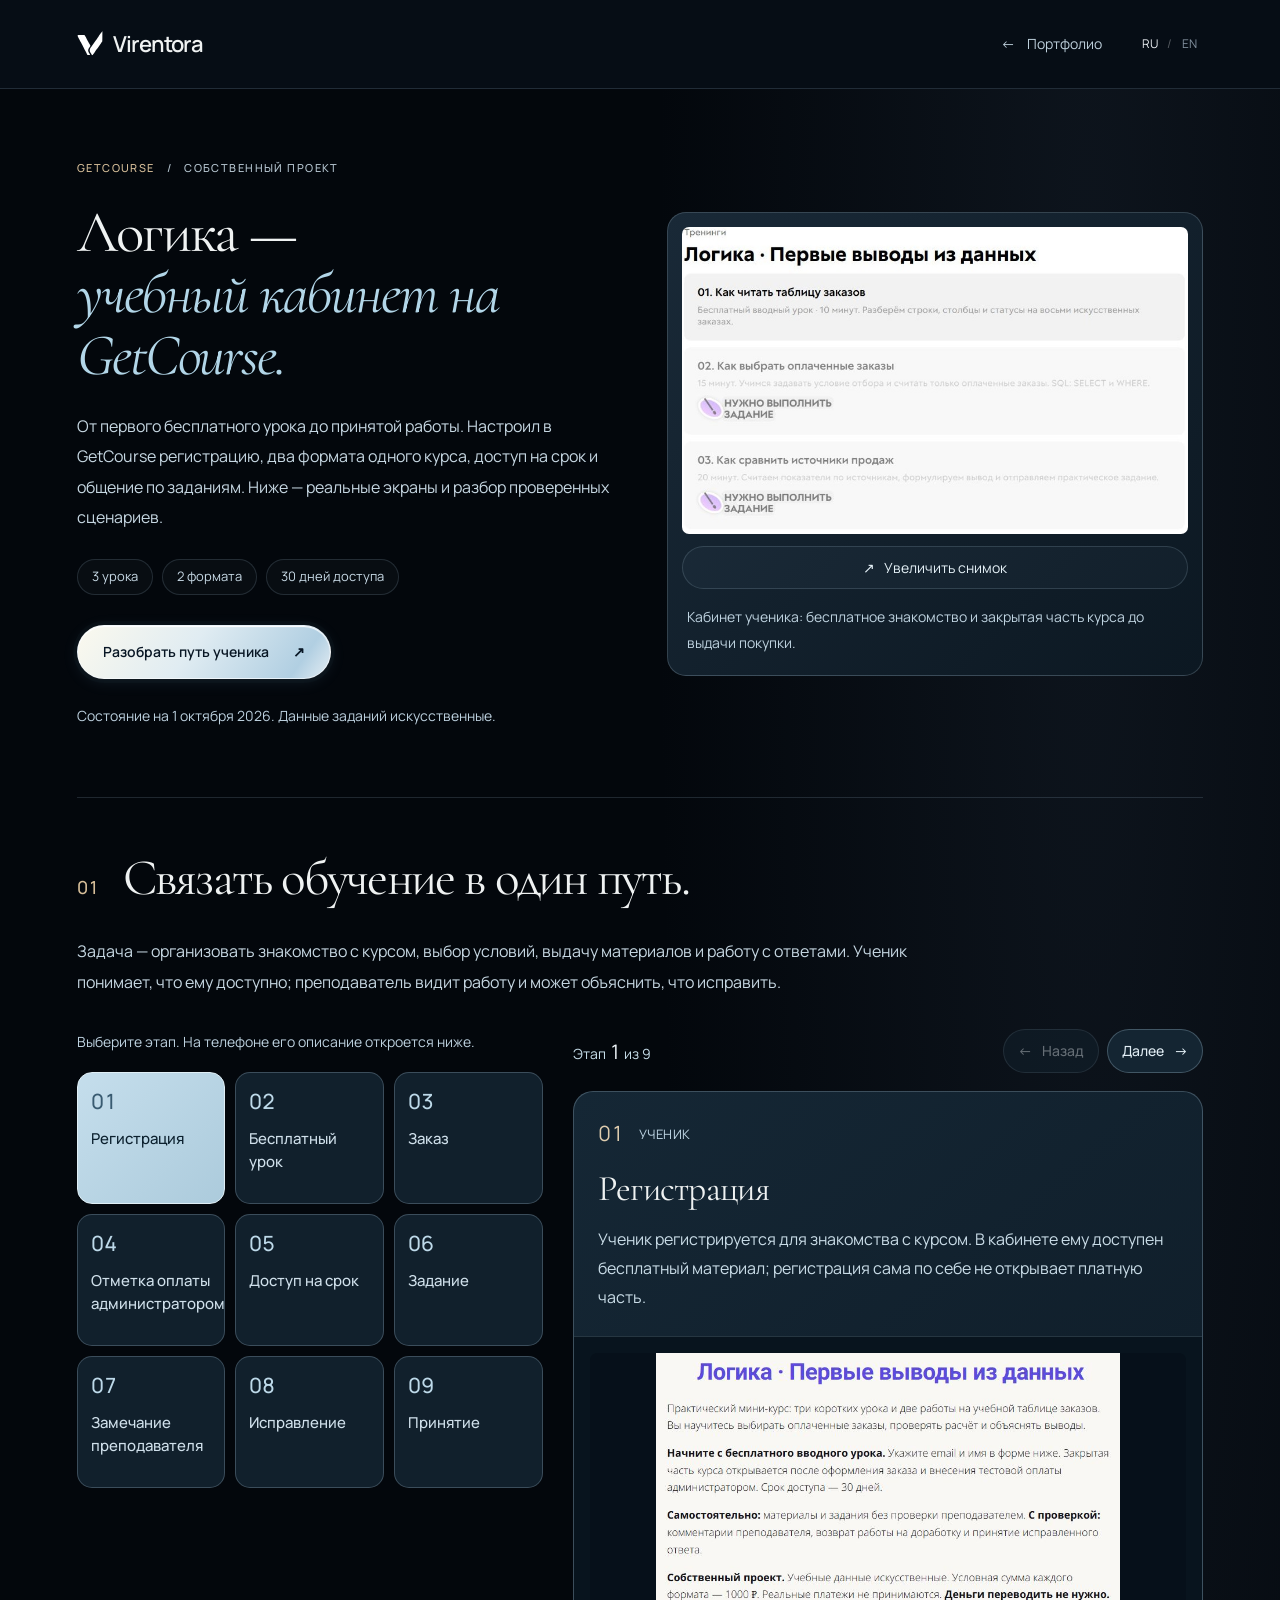
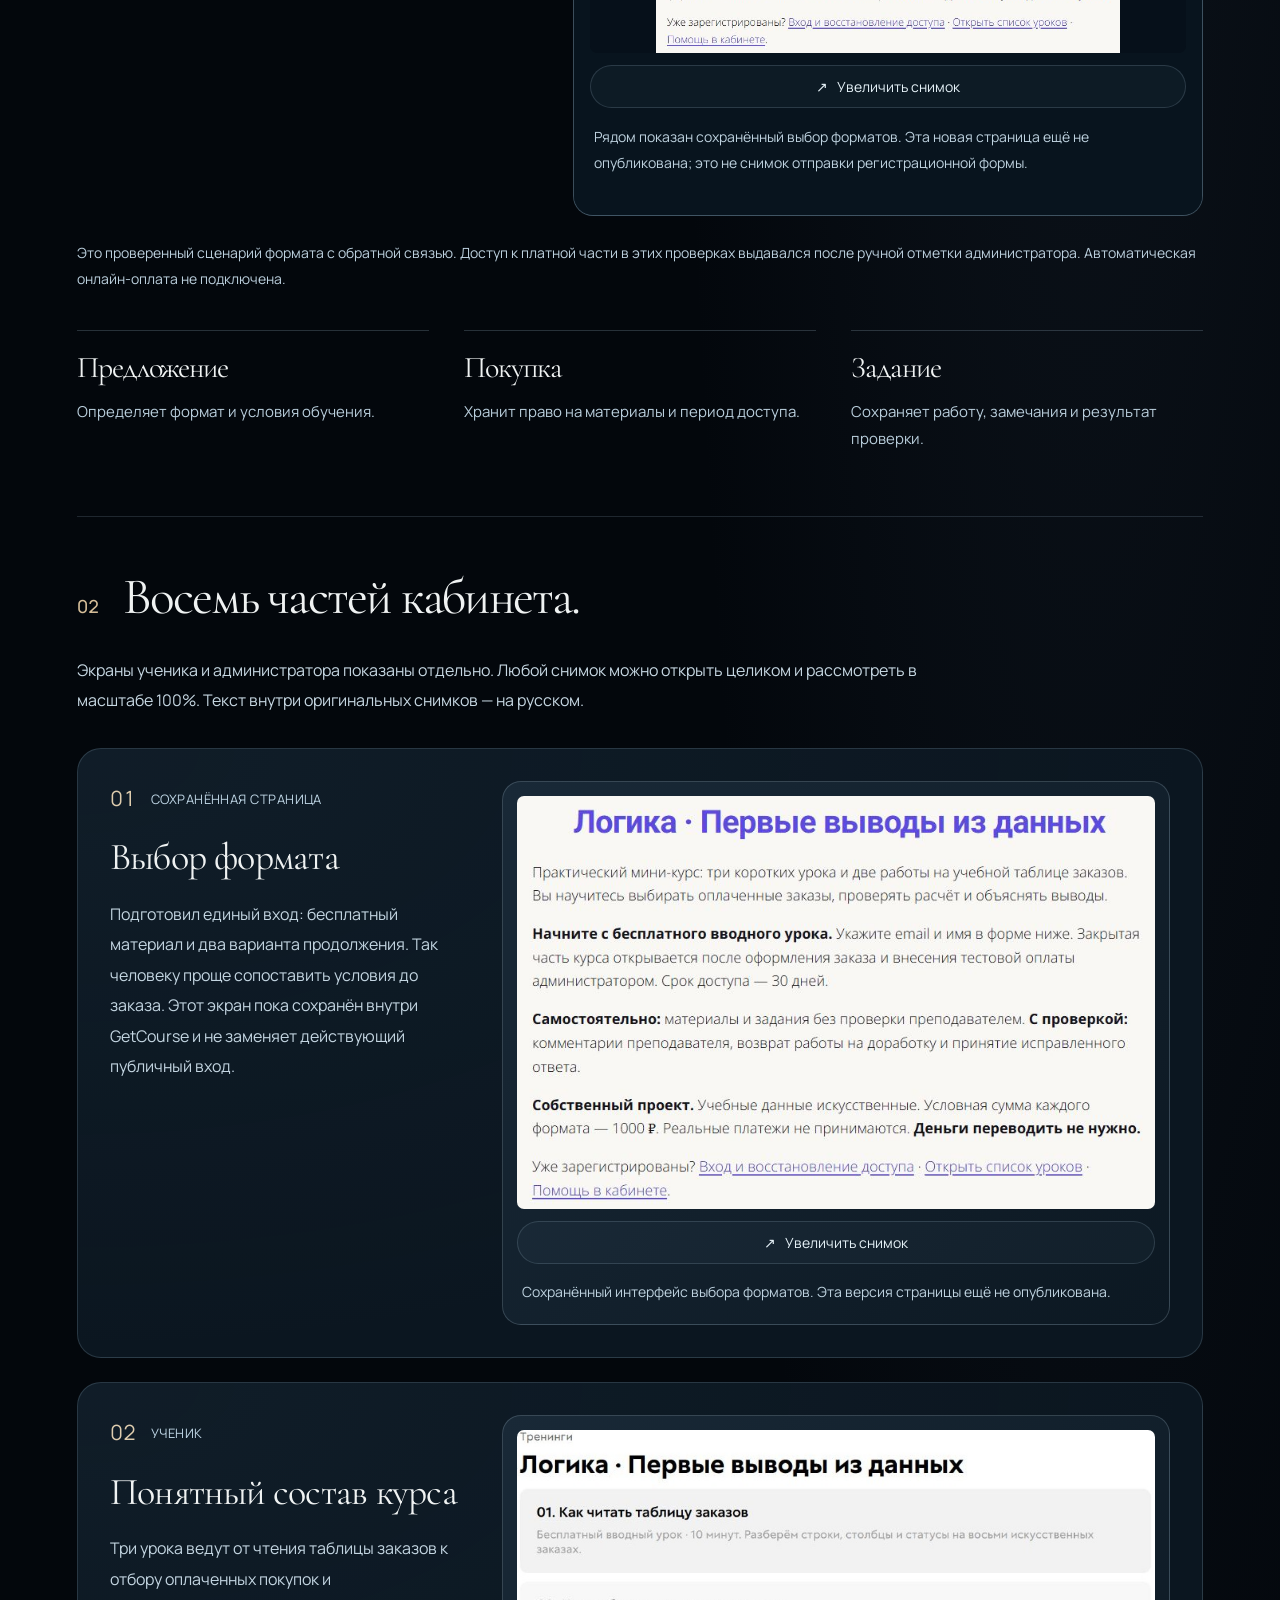
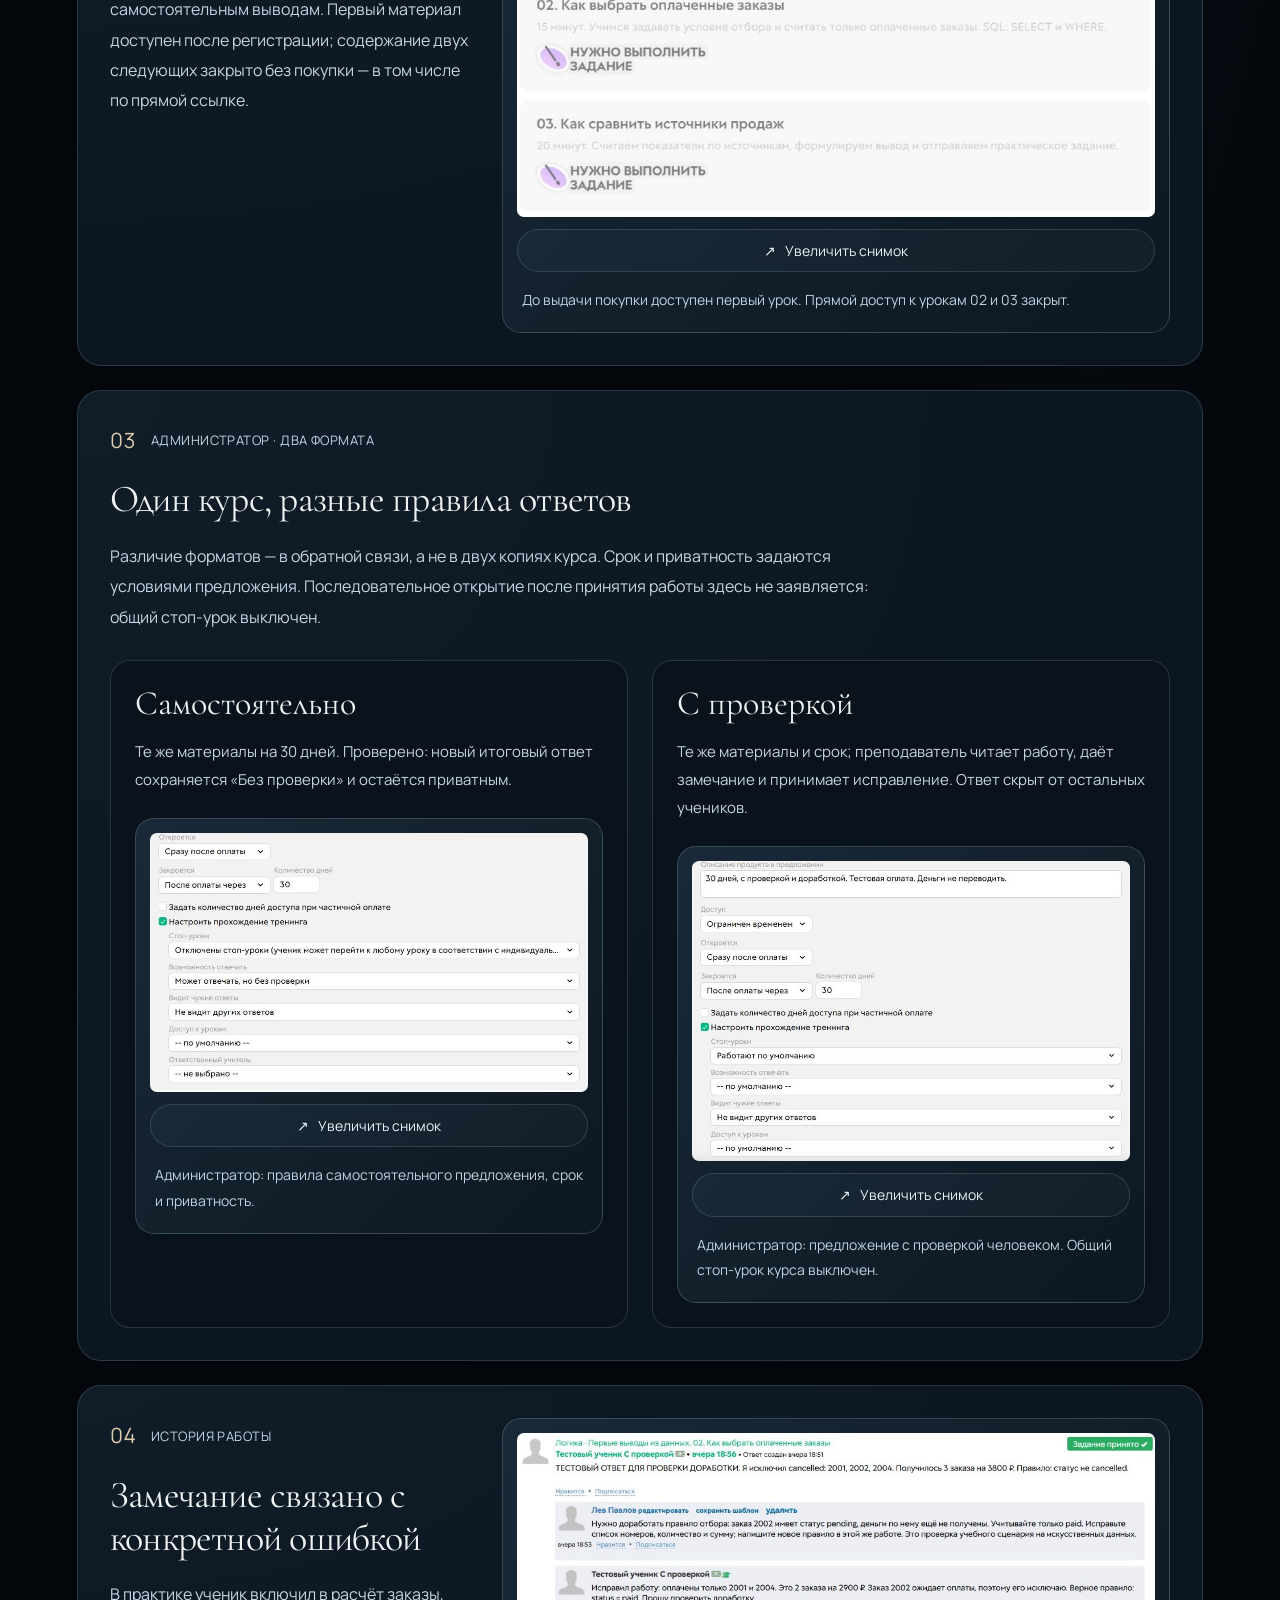
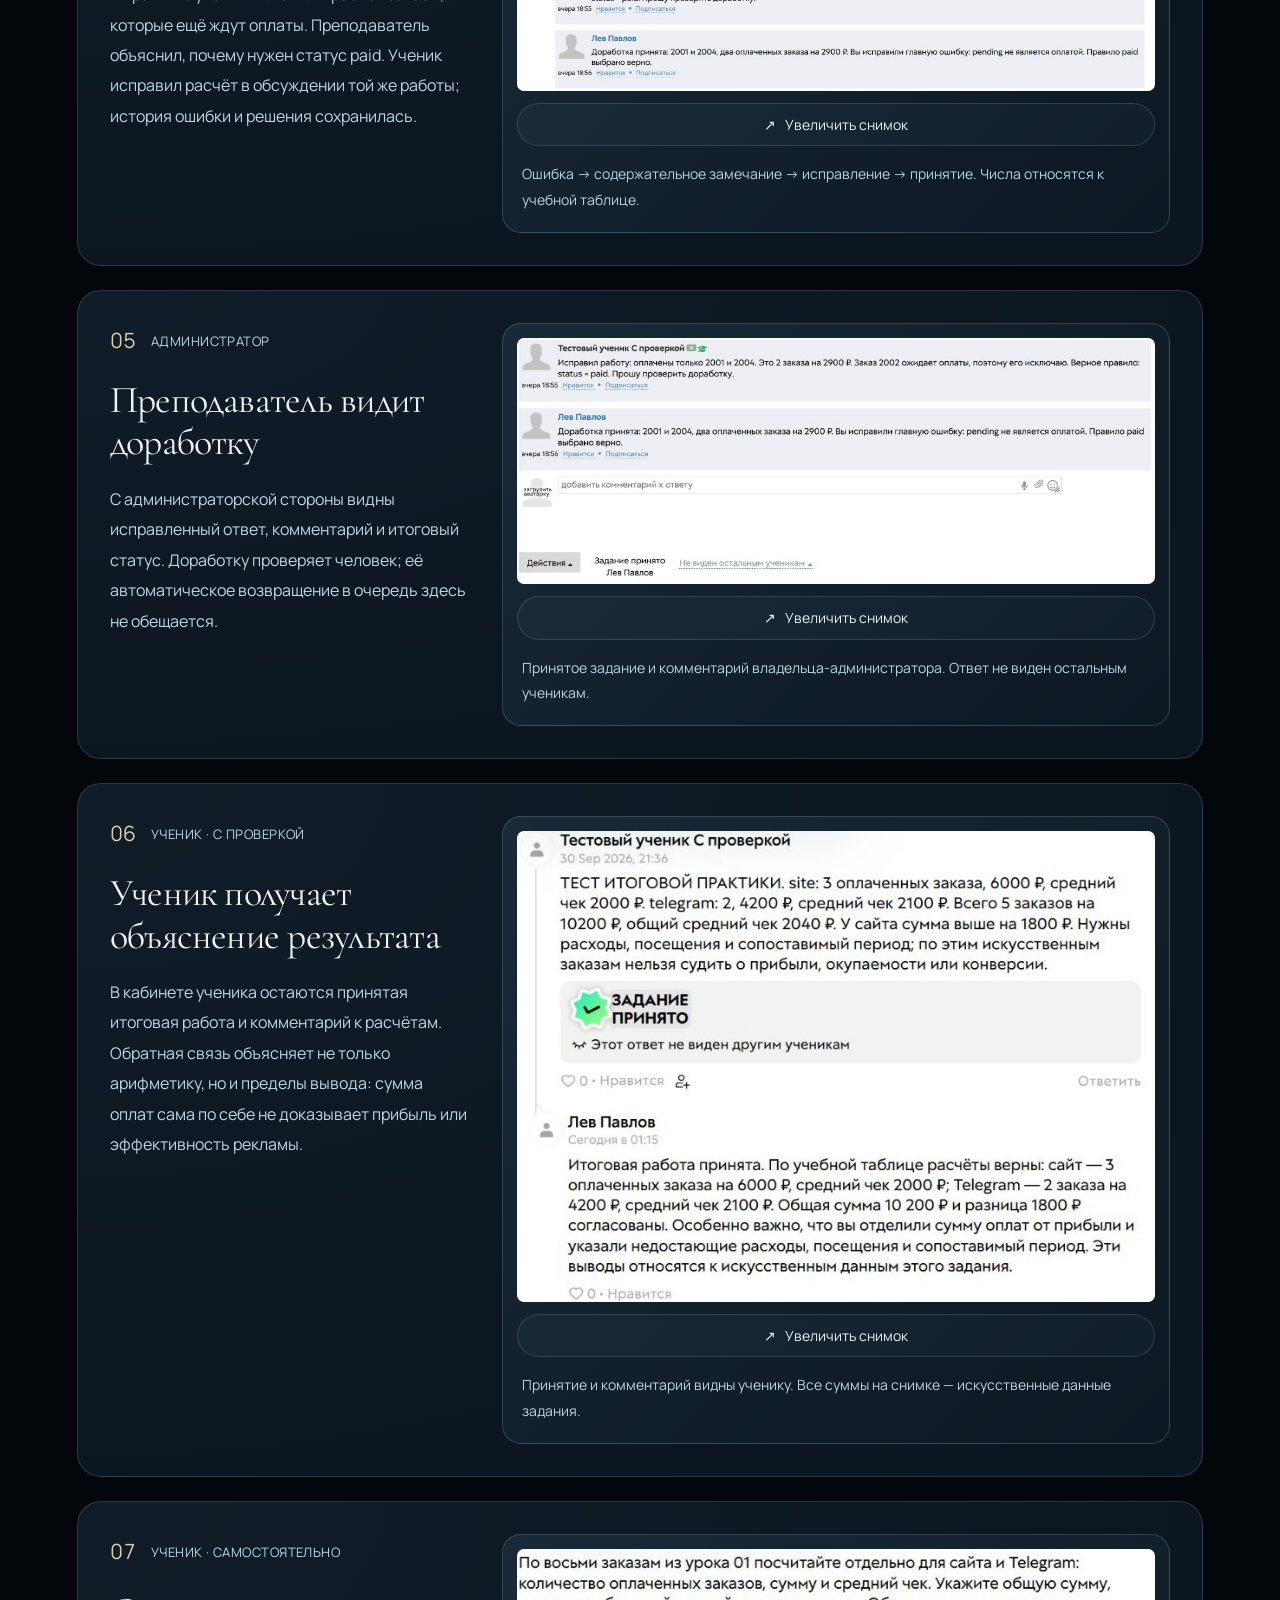
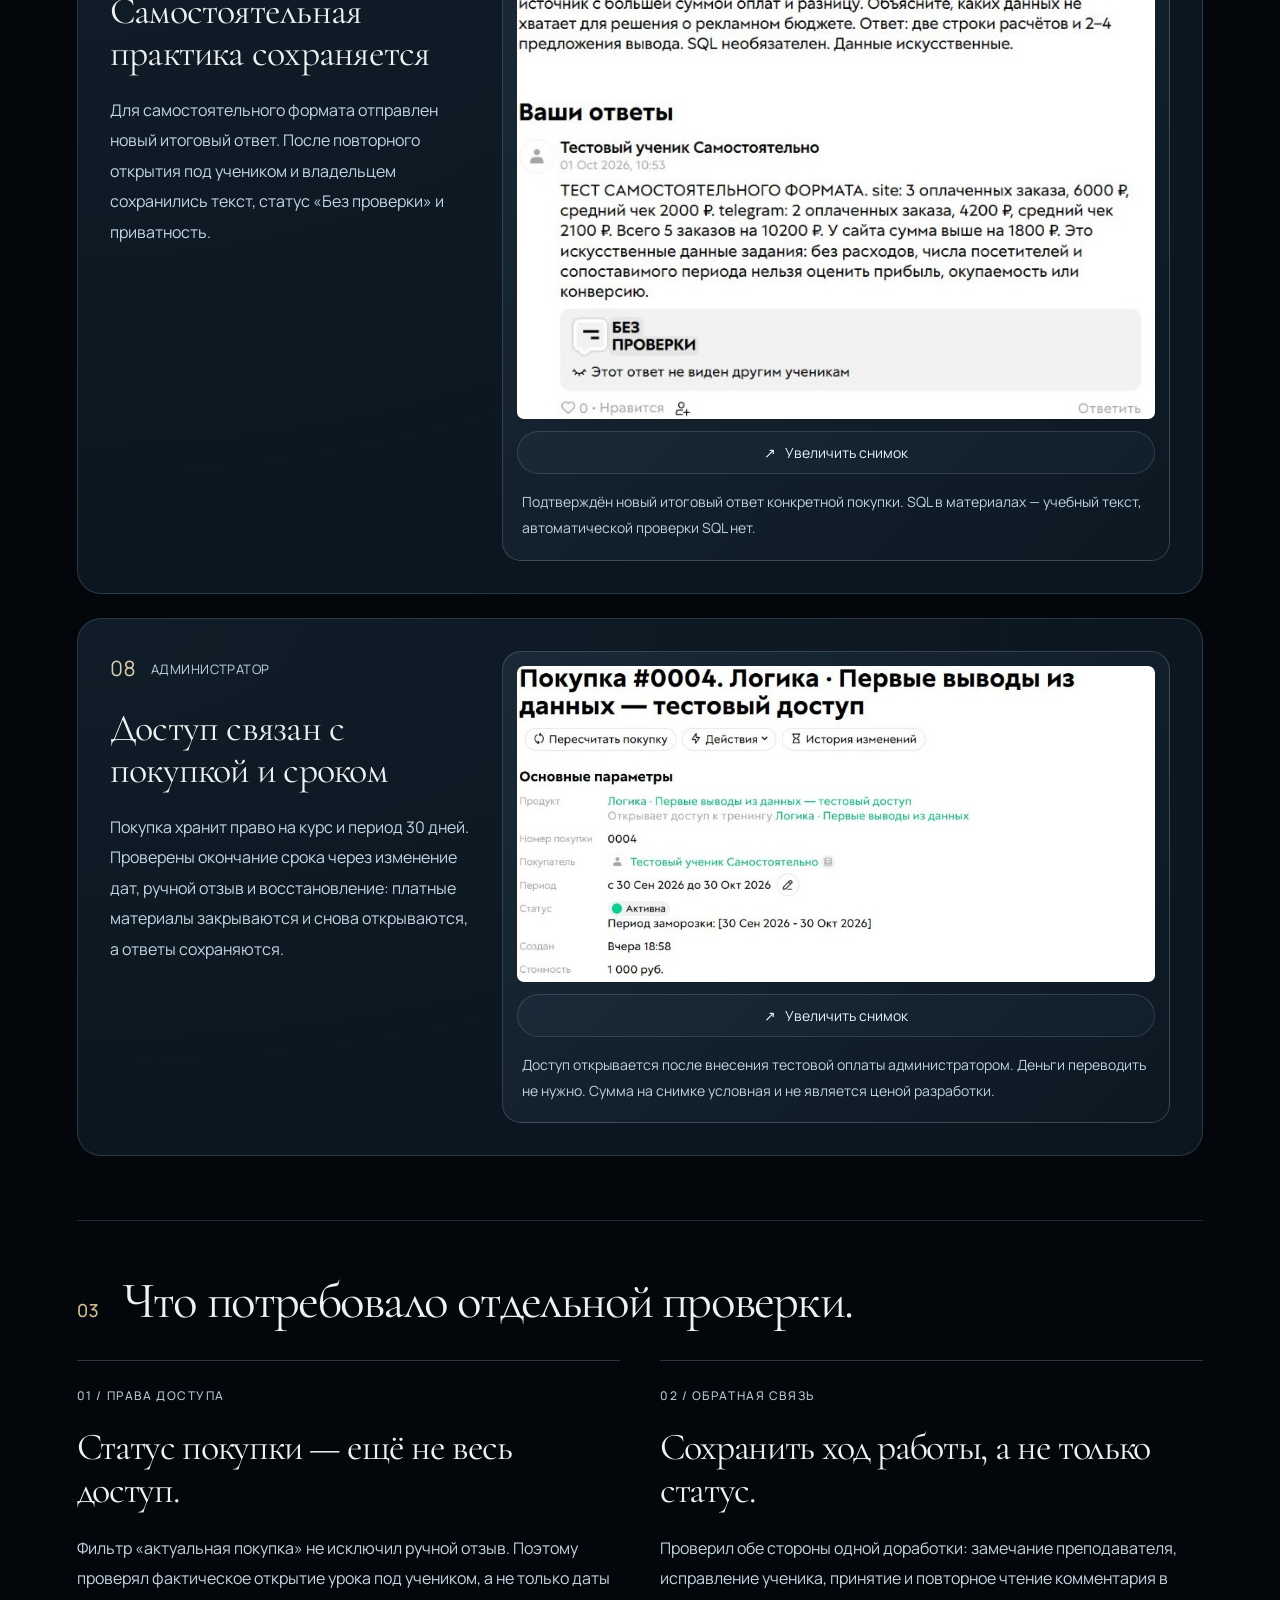
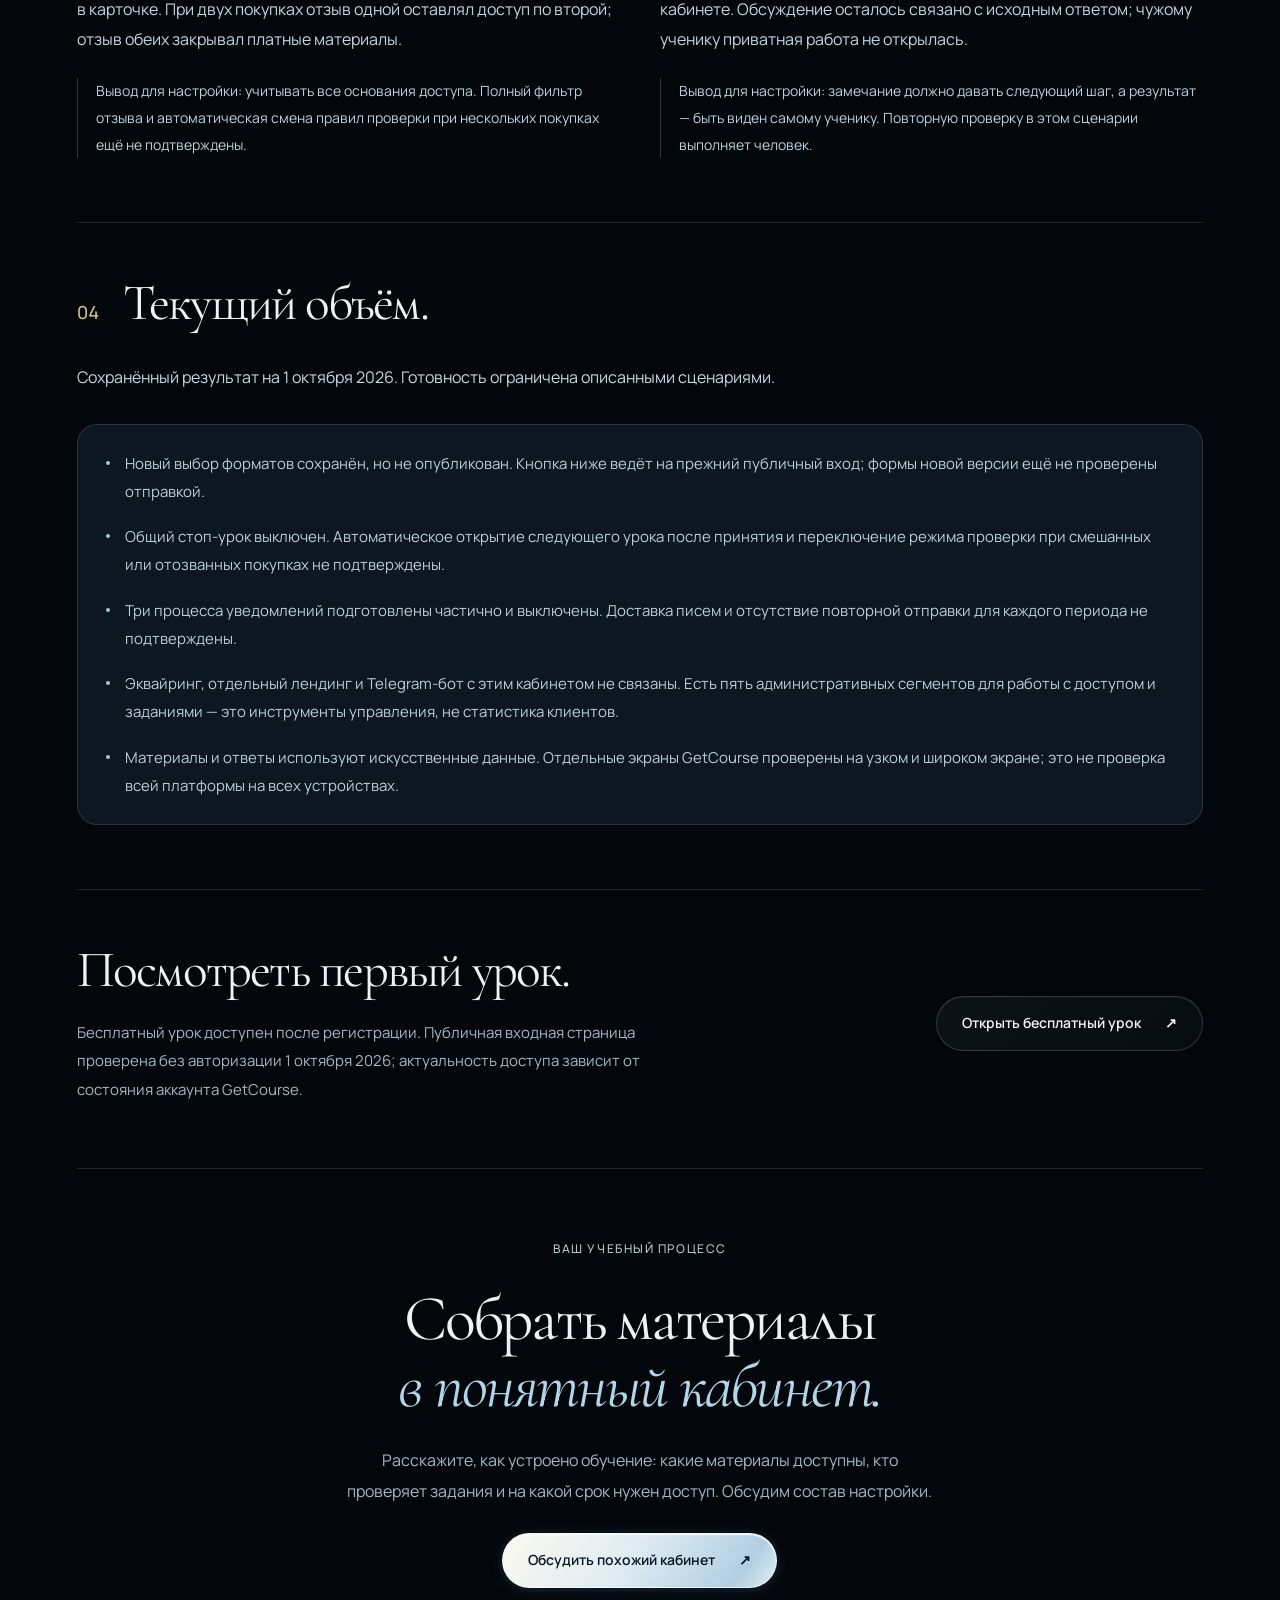
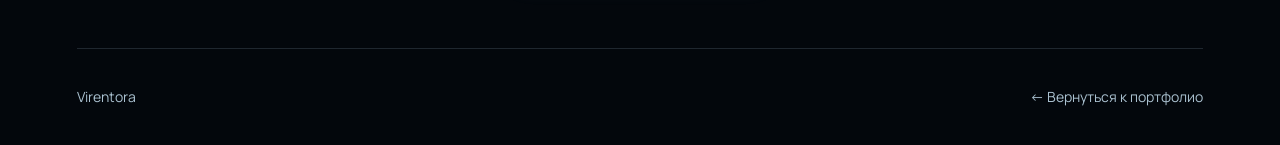
<file: projects/getcourse.html>
<!doctype html>
<html lang="ru"><head>
<meta charset="utf-8"><meta name="viewport" content="width=device-width,initial-scale=1"><meta name="theme-color" content="#03070c">
<title data-title-en="Logika — a learning portal on GetCourse — Virentora">Логика — учебный кабинет на GetCourse — Virentora</title>
<meta name="description" content="Регистрация и бесплатный урок, два формата обучения, заказы, доступ на срок и обратная связь преподавателя." data-content-en="Registration and a free lesson, two learning formats, orders, time-limited access and teacher feedback.">
<link rel="canonical" href="https://virentora.com/projects/getcourse.html">
<meta property="og:type" content="website"><meta property="og:title" content="Логика — учебный кабинет на GetCourse" data-content-en="Logika — a learning portal on GetCourse">
<meta property="og:description" content="Регистрация и бесплатный урок, два формата обучения, заказы, доступ на срок и обратная связь преподавателя." data-content-en="Registration and a free lesson, two learning formats, orders, time-limited access and teacher feedback.">
<meta property="og:url" content="https://virentora.com/projects/getcourse.html">
<meta property="og:image" content="https://virentora.com/assets/projects/getcourse/02-lessons.jpg">
<meta property="og:image:width" content="907"><meta property="og:image:height" content="549">
<meta property="og:image:alt" content="Список уроков в кабинете Логики" data-content-en="Lesson list in the Logika learning portal">
<meta property="og:locale" content="ru_RU" data-content-en="en_US"><meta name="twitter:card" content="summary_large_image">
<link rel="icon" href="../assets/favicon.svg" type="image/svg+xml">
<link rel="preconnect" href="https://fonts.googleapis.com"><link rel="preconnect" href="https://fonts.gstatic.com" crossorigin>
<link href="https://fonts.googleapis.com/css2?family=Cormorant+Garamond:ital,wght@0,400;0,500;1,400;1,500&family=Manrope:wght@400;500;600;700&display=swap" rel="stylesheet">
<link rel="stylesheet" href="../styles.css?v=20260918-telegram1"><link rel="stylesheet" href="project.css?v=20261002-polish1"><link rel="stylesheet" href="getcourse.css?v=20261002-polish1">
<script src="project.js?v=20261001-gc1" defer></script>
<script src="getcourse.js?v=20261002-polish1" defer></script></head><body class="case-page getcourse-case">
<a href="#project-content" class="skip-link" data-en="Skip to project">К проекту</a>
<header class="case-header"><div class="wrap case-header-inner"><a class="brand" href="../index.html" aria-label="Virentora"><img src="../assets/virentora-mark-white.svg" width="26" height="29" alt=""><span>Virentora</span></a><div class="case-header-tools"><a class="case-back" href="../index.html#getcourse-project"><span aria-hidden="true">←</span><span data-en="Portfolio">Портфолио</span></a><div class="language" aria-label="Язык" data-aria-en="Language"><button type="button" data-lang="ru" aria-pressed="true">RU</button><span>/</span><button type="button" data-lang="en" aria-pressed="false">EN</button></div></div></div></header>
<main id="project-content">
<section class="case-intro wrap" aria-labelledby="case-title"><div class="gc-hero-grid"><div class="gc-hero-copy"><div class="eyebrow"><span>GetCourse</span><span aria-hidden="true">/</span><span data-en="Independent project">Собственный проект</span></div>
<h1 id="case-title"><span data-en="Logika —">Логика —</span><br><em data-en="a learning portal on GetCourse.">учебный кабинет на GetCourse.</em></h1>
<p class="case-lead" data-en="From the first free lesson to an accepted assignment. I configured registration, two formats of one course, time-limited access and assignment feedback in GetCourse. Below are real screens and a walkthrough of verified scenarios.">От первого бесплатного урока до принятой работы. Настроил в GetCourse регистрацию, два формата одного курса, доступ на срок и общение по заданиям. Ниже — реальные экраны и разбор проверенных сценариев.</p>
<ul class="case-tags" aria-label="Состав курса" data-aria-en="Course structure"><li data-en="3 lessons">3 урока</li><li data-en="2 formats">2 формата</li><li data-en="30 days of access">30 дней доступа</li></ul>
<div class="gc-actions"><a class="button button-primary" href="#walkthrough"><span data-en="Explore the learner journey">Разобрать путь ученика</span><span aria-hidden="true">↗</span></a></div>
<p class="gc-note" data-en="Recorded on October 1, 2026. Assignments use synthetic data.">Состояние на 1 октября 2026. Данные заданий искусственные.</p></div>
<div class="gc-hero-media"><figure class="case-shot"><a class="case-shot-link" href="../assets/projects/getcourse/02-lessons.jpg" data-screenshot target="_blank" rel="noopener" aria-label="Увеличить: Список трёх уроков: первый открыт, два следующих закрыты до покупки" data-aria-en="Enlarge: Three lessons: the first is open, the other two are locked before purchase"><img src="../assets/projects/getcourse/02-lessons.jpg" width="907" height="549" alt="Список трёх уроков: первый открыт, два следующих закрыты до покупки" data-alt-en="Three lessons: the first is open, the other two are locked before purchase" fetchpriority="high" decoding="async"><span class="case-enlarge"><span aria-hidden="true">↗</span><span data-en="Enlarge screenshot">Увеличить снимок</span></span></a><figcaption><p data-en="Learner view: a free introduction and the paid part locked before a purchase is granted.">Кабинет ученика: бесплатное знакомство и закрытая часть курса до выдачи покупки.</p></figcaption></figure></div></div></section>
<section class="case-section wrap" id="walkthrough" aria-labelledby="journey-title"><div class="case-section-heading"><span class="eyebrow" aria-hidden="true">01</span><h2 id="journey-title" data-en="Connect learning into one journey.">Связать обучение в один путь.</h2></div>
<p class="gc-section-intro" data-en="The task was to connect the course introduction, choice of terms, material access and assignment feedback. Learners can see what is available; a teacher can read their work and explain what to correct.">Задача — организовать знакомство с курсом, выбор условий, выдачу материалов и работу с ответами. Ученик понимает, что ему доступно; преподаватель видит работу и может объяснить, что исправить.</p>
<div class="gc-journey"><div class="gc-step-navigation" hidden><p class="gc-step-hint" data-en="Choose a step. On a phone, its explanation opens below.">Выберите этап. На телефоне его описание откроется ниже.</p><div class="gc-step-tabs" aria-label="Этапы пути ученика" data-aria-en="Learner journey steps"><button type="button" id="gc-tab-01" aria-controls="gc-panel-01"><span class="gc-step-number">01</span><span data-en="Registration">Регистрация</span></button><button type="button" id="gc-tab-02" aria-controls="gc-panel-02"><span class="gc-step-number">02</span><span data-en="Free lesson">Бесплатный урок</span></button><button type="button" id="gc-tab-03" aria-controls="gc-panel-03"><span class="gc-step-number">03</span><span data-en="Order">Заказ</span></button><button type="button" id="gc-tab-04" aria-controls="gc-panel-04"><span class="gc-step-number">04</span><span data-en="Administrator records payment">Отметка оплаты администратором</span></button><button type="button" id="gc-tab-05" aria-controls="gc-panel-05"><span class="gc-step-number">05</span><span data-en="Time-limited access">Доступ на срок</span></button><button type="button" id="gc-tab-06" aria-controls="gc-panel-06"><span class="gc-step-number">06</span><span data-en="Assignment">Задание</span></button><button type="button" id="gc-tab-07" aria-controls="gc-panel-07"><span class="gc-step-number">07</span><span data-en="Teacher feedback">Замечание преподавателя</span></button><button type="button" id="gc-tab-08" aria-controls="gc-panel-08"><span class="gc-step-number">08</span><span data-en="Correction">Исправление</span></button><button type="button" id="gc-tab-09" aria-controls="gc-panel-09"><span class="gc-step-number">09</span><span data-en="Acceptance">Принятие</span></button></div></div><div class="gc-preview" id="gc-preview"><div class="gc-step-controls" hidden><div class="gc-step-position" aria-live="polite" aria-atomic="true"><span data-en="Step">Этап</span> <span data-current>1</span> <span data-en="of 9">из 9</span></div><div class="gc-sequence"><button type="button" data-previous aria-controls="gc-panels"><span aria-hidden="true">←</span><span data-en="Previous">Назад</span></button><button type="button" data-next aria-controls="gc-panels"><span data-en="Next">Далее</span><span aria-hidden="true">→</span></button></div><button class="gc-all-steps" type="button" data-all-steps><span data-en="All steps">Все этапы</span> <span aria-hidden="true">↑</span></button></div><div class="gc-panels" id="gc-panels"><article class="gc-step-panel" id="gc-panel-01"><div class="gc-step-copy"><div class="gc-kicker"><span>01</span><span data-en="Learner">Ученик</span></div><h3 data-en="Registration">Регистрация</h3><p data-en="A learner registers to explore the course. The free material is available in the portal; registration alone does not unlock the paid lessons.">Ученик регистрируется для знакомства с курсом. В кабинете ему доступен бесплатный материал; регистрация сама по себе не открывает платную часть.</p></div><figure class="case-shot gc-step-shot"><a class="case-shot-link" data-screenshot href="../assets/projects/getcourse/01-formats.jpg" target="_blank" rel="noopener" aria-label="Увеличить снимок: Регистрация" data-aria-en="Enlarge screenshot: Registration"><span class="gc-step-image"><img src="../assets/projects/getcourse/01-formats.jpg" width="800" height="518" alt="Регистрация: Рядом показан сохранённый выбор форматов. Эта новая страница ещё не опубликована; это не снимок отправки регистрационной формы." data-alt-en="Registration: Shown here is the saved format selection. This new page is unpublished; it is not a screenshot of submitting registration." loading="lazy" decoding="async"></span><span class="case-enlarge"><span aria-hidden="true">↗</span><span data-en="Enlarge screenshot">Увеличить снимок</span></span></a><figcaption><p data-en="Shown here is the saved format selection. This new page is unpublished; it is not a screenshot of submitting registration.">Рядом показан сохранённый выбор форматов. Эта новая страница ещё не опубликована; это не снимок отправки регистрационной формы.</p></figcaption></figure></article><article class="gc-step-panel" id="gc-panel-02"><div class="gc-step-copy"><div class="gc-kicker"><span>02</span><span data-en="Learner">Ученик</span></div><h3 data-en="Free lesson">Бесплатный урок</h3><p data-en="The first lesson introduces the material. The other two remain locked until a purchase grants access, including when opened through a direct link.">Первый урок помогает познакомиться с материалом. Два следующих урока остаются закрытыми до выдачи покупки, в том числе при переходе по прямой ссылке.</p></div><figure class="case-shot gc-step-shot"><a class="case-shot-link" data-screenshot href="../assets/projects/getcourse/02-lessons.jpg" target="_blank" rel="noopener" aria-label="Увеличить снимок: Бесплатный урок" data-aria-en="Enlarge screenshot: Free lesson"><span class="gc-step-image"><img src="../assets/projects/getcourse/02-lessons.jpg" width="907" height="549" alt="Бесплатный урок: Кабинет ученика до выдачи покупки: первый урок открыт, уроки 02 и 03 закрыты." data-alt-en="Free lesson: Learner view before purchase access: the first lesson is open; lessons 02 and 03 are locked." loading="lazy" decoding="async"></span><span class="case-enlarge"><span aria-hidden="true">↗</span><span data-en="Enlarge screenshot">Увеличить снимок</span></span></a><figcaption><p data-en="Learner view before purchase access: the first lesson is open; lessons 02 and 03 are locked.">Кабинет ученика до выдачи покупки: первый урок открыт, уроки 02 и 03 закрыты.</p></figcaption></figure></article><article class="gc-step-panel" id="gc-panel-03"><div class="gc-step-copy"><div class="gc-kicker"><span>03</span><span data-en="Learner → system">Ученик → система</span></div><h3 data-en="Order">Заказ</h3><p data-en="An order records the selected offer. In the verified scenario, an unpaid order did not grant a purchase or unlock the paid lessons.">Заказ фиксирует выбранное предложение. В проверенном сценарии неоплаченный заказ не выдавал покупку и не открывал платные уроки.</p></div><div class="gc-order-explanation"><p class="gc-order-label" data-en="How the actions connect">Как связаны действия</p><ol><li><span data-en="Choose an offer">Выбор предложения</span></li><li><span data-en="Order without paid access">Заказ без оплаченного доступа</span></li><li><span data-en="Administrator records payment → purchase">Отметка администратора → покупка</span></li></ol><p class="gc-step-caption" data-en="The material set has no separate order-entry screenshot. This diagram explains the transition; it is not a GetCourse form.">Отдельный снимок оформления заказа в комплект не входит. Схема объясняет переход, а не показывает форму GetCourse.</p></div></article><article class="gc-step-panel" id="gc-panel-04"><div class="gc-step-copy"><div class="gc-kicker"><span>04</span><span data-en="Administrator">Администратор</span></div><h3 data-en="Administrator records payment">Отметка оплаты администратором</h3><p data-en="Online payment processing is not connected. Access opens after an administrator records a test payment. No money needs to be transferred.">В этой версии эквайринг не подключён. Доступ открывается после внесения тестовой оплаты администратором. Деньги переводить не нужно.</p></div><figure class="case-shot gc-step-shot"><a class="case-shot-link" data-screenshot href="../assets/projects/getcourse/08-access-period.jpg" target="_blank" rel="noopener" aria-label="Увеличить снимок: Отметка оплаты администратором" data-aria-en="Enlarge screenshot: Administrator records payment"><span class="gc-step-image"><img src="../assets/projects/getcourse/08-access-period.jpg" width="901" height="445" alt="Отметка оплаты администратором: Карточка уже созданной покупки — результат отметки, не экран её внесения. Условная сумма не является ценой разработки." data-alt-en="Administrator records payment: An existing purchase record shows the result, not the payment-entry action. The illustrative amount is not the development price." loading="lazy" decoding="async"></span><span class="case-enlarge"><span aria-hidden="true">↗</span><span data-en="Enlarge screenshot">Увеличить снимок</span></span></a><figcaption><p data-en="An existing purchase record shows the result, not the payment-entry action. The illustrative amount is not the development price.">Карточка уже созданной покупки — результат отметки, не экран её внесения. Условная сумма не является ценой разработки.</p></figcaption></figure></article><article class="gc-step-panel" id="gc-panel-05"><div class="gc-step-copy"><div class="gc-kicker"><span>05</span><span data-en="System · administrator">Система · администратор</span></div><h3 data-en="Time-limited access">Доступ на срок</h3><p data-en="The purchase links a learner, the course and a 30-day period. When expiry was checked by changing dates, paid materials closed while saved answers remained.">Покупка связывает ученика, курс и период 30 дней. При проверке окончания срока через изменение дат платные материалы закрывались, а сохранённые ответы оставались.</p></div><figure class="case-shot gc-step-shot"><a class="case-shot-link" data-screenshot href="../assets/projects/getcourse/08-access-period.jpg" target="_blank" rel="noopener" aria-label="Увеличить снимок: Доступ на срок" data-aria-en="Enlarge screenshot: Time-limited access"><span class="gc-step-image"><img src="../assets/projects/getcourse/08-access-period.jpg" width="901" height="445" alt="Доступ на срок: В покупке видны право на курс и период доступа. Отметка оплаты проверочная, деньги не переводились." data-alt-en="Time-limited access: The purchase shows course entitlement and the access period. Payment was recorded for verification; no money was transferred." loading="lazy" decoding="async"></span><span class="case-enlarge"><span aria-hidden="true">↗</span><span data-en="Enlarge screenshot">Увеличить снимок</span></span></a><figcaption><p data-en="The purchase shows course entitlement and the access period. Payment was recorded for verification; no money was transferred.">В покупке видны право на курс и период доступа. Отметка оплаты проверочная, деньги не переводились.</p></figcaption></figure></article><article class="gc-step-panel" id="gc-panel-06"><div class="gc-step-copy"><div class="gc-kicker"><span>06</span><span data-en="Learner · teacher-reviewed format">Ученик · с проверкой</span></div><h3 data-en="Assignment">Задание</h3><p data-en="The learner submits a calculation using the exercise table. In this format a teacher reviews the work; the answer and discussion stay together.">Ученик отправляет расчёт по учебной таблице. В этом формате работу читает преподаватель; ответ и последующее обсуждение сохраняются вместе.</p></div><figure class="case-shot gc-step-shot"><a class="case-shot-link" data-screenshot href="../assets/projects/getcourse/04-correction-history.jpg" target="_blank" rel="noopener" aria-label="Увеличить снимок: Задание" data-aria-en="Enlarge screenshot: Assignment"><span class="gc-step-image"><img src="../assets/projects/getcourse/04-correction-history.jpg" width="1121" height="453" alt="Задание: Полная история включает исходный ответ, замечание и последующие действия. Это не отдельный снимок момента отправки." data-alt-en="Assignment: The complete history includes the original answer, feedback and later actions. This is not a separate submission-time screenshot." loading="lazy" decoding="async"></span><span class="case-enlarge"><span aria-hidden="true">↗</span><span data-en="Enlarge screenshot">Увеличить снимок</span></span></a><figcaption><p data-en="The complete history includes the original answer, feedback and later actions. This is not a separate submission-time screenshot.">Полная история включает исходный ответ, замечание и последующие действия. Это не отдельный снимок момента отправки.</p></figcaption></figure></article><article class="gc-step-panel" id="gc-panel-07"><div class="gc-step-copy"><div class="gc-kicker"><span>07</span><span data-en="Teacher">Преподаватель</span></div><h3 data-en="Teacher feedback">Замечание преподавателя</h3><p data-en="The original calculation included orders marked pending. The teacher explains the error: this calculation requires paid orders.">В исходный расчёт попали заказы со статусом pending. Преподаватель объясняет ошибку: для расчёта нужны оплаченные заказы со статусом paid.</p></div><figure class="case-shot gc-step-shot"><a class="case-shot-link" data-screenshot href="../assets/projects/getcourse/04-correction-history.jpg" target="_blank" rel="noopener" aria-label="Увеличить снимок: Замечание преподавателя" data-aria-en="Enlarge screenshot: Teacher feedback"><span class="gc-step-image"><img src="../assets/projects/getcourse/04-correction-history.jpg" width="1121" height="453" alt="Замечание преподавателя: Замечание находится в истории той же работы и объясняет, что исправить. Данные задания искусственные." data-alt-en="Teacher feedback: Feedback in the same assignment history explains what to correct. The exercise data is synthetic." loading="lazy" decoding="async"></span><span class="case-enlarge"><span aria-hidden="true">↗</span><span data-en="Enlarge screenshot">Увеличить снимок</span></span></a><figcaption><p data-en="Feedback in the same assignment history explains what to correct. The exercise data is synthetic.">Замечание находится в истории той же работы и объясняет, что исправить. Данные задания искусственные.</p></figcaption></figure></article><article class="gc-step-panel" id="gc-panel-08"><div class="gc-step-copy"><div class="gc-kicker"><span>08</span><span data-en="Learner → teacher">Ученик → преподаватель</span></div><h3 data-en="Correction">Исправление</h3><p data-en="The learner corrects the calculation in the original discussion. The teacher checks it manually; both the mistake and correction remain in the history.">Ученик уточняет расчёт в обсуждении исходной работы. Преподаватель проверяет доработку вручную; ошибка и исправление остаются в истории.</p></div><figure class="case-shot gc-step-shot"><a class="case-shot-link" data-screenshot href="../assets/projects/getcourse/05-teacher-review.jpg" target="_blank" rel="noopener" aria-label="Увеличить снимок: Исправление" data-aria-en="Enlarge screenshot: Correction"><span class="gc-step-image"><img src="../assets/projects/getcourse/05-teacher-review.jpg" width="1045" height="403" alt="Исправление: Вид администратора после проверки: исправленный ответ, комментарий и уже принятое задание. Автоматический возврат в очередь не подтверждён." data-alt-en="Correction: Administrator view after review: the corrected answer, comment and accepted assignment. Automatic return to the review queue is not confirmed." loading="lazy" decoding="async"></span><span class="case-enlarge"><span aria-hidden="true">↗</span><span data-en="Enlarge screenshot">Увеличить снимок</span></span></a><figcaption><p data-en="Administrator view after review: the corrected answer, comment and accepted assignment. Automatic return to the review queue is not confirmed.">Вид администратора после проверки: исправленный ответ, комментарий и уже принятое задание. Автоматический возврат в очередь не подтверждён.</p></figcaption></figure></article><article class="gc-step-panel" id="gc-panel-09"><div class="gc-step-copy"><div class="gc-kicker"><span>09</span><span data-en="Learner · review result">Ученик · результат проверки</span></div><h3 data-en="Acceptance">Принятие</h3><p data-en="The learner sees the accepted status and a substantive comment in their portal. The private answer is hidden from other learners.">Ученик видит статус принятой работы и содержательный комментарий. Результат доступен в его кабинете, а приватный ответ скрыт от других учеников.</p></div><figure class="case-shot gc-step-shot"><a class="case-shot-link" data-screenshot href="../assets/projects/getcourse/06-pupil-feedback.jpg" target="_blank" rel="noopener" aria-label="Увеличить снимок: Принятие" data-aria-en="Enlarge screenshot: Acceptance"><span class="gc-step-image"><img src="../assets/projects/getcourse/06-pupil-feedback.jpg" width="736" height="543" alt="Принятие: Принятая итоговая работа глазами ученика. Все суммы относятся к искусственным данным задания." data-alt-en="Acceptance: An accepted final assignment as seen by the learner. All amounts belong to synthetic exercise data." loading="lazy" decoding="async"></span><span class="case-enlarge"><span aria-hidden="true">↗</span><span data-en="Enlarge screenshot">Увеличить снимок</span></span></a><figcaption><p data-en="An accepted final assignment as seen by the learner. All amounts belong to synthetic exercise data.">Принятая итоговая работа глазами ученика. Все суммы относятся к искусственным данным задания.</p></figcaption></figure></article></div></div></div>
<p class="gc-note" data-en="This is the verified teacher-reviewed scenario. In these checks, access to the paid part was granted after an administrator recorded payment manually. Online payment processing is not connected.">Это проверенный сценарий формата с обратной связью. Доступ к платной части в этих проверках выдавался после ручной отметки администратора. Автоматическая онлайн-оплата не подключена.</p>
<div class="gc-concepts"><article><h3 data-en="Offer">Предложение</h3><p data-en="Defines the learning format and terms.">Определяет формат и условия обучения.</p></article><article><h3 data-en="Purchase">Покупка</h3><p data-en="Stores entitlement to materials and the access period.">Хранит право на материалы и период доступа.</p></article><article><h3 data-en="Assignment">Задание</h3><p data-en="Keeps the work, feedback and review outcome.">Сохраняет работу, замечания и результат проверки.</p></article></div></section>
<section class="case-section wrap" aria-labelledby="screens-title"><div class="case-section-heading"><span class="eyebrow" aria-hidden="true">02</span><h2 id="screens-title" data-en="Eight parts of the learning portal.">Восемь частей кабинета.</h2></div>
<p class="gc-section-intro" data-en="Learner and administrator views are labelled separately. Open any screenshot to inspect the full original at 100% scale. The original screenshots are in Russian.">Экраны ученика и администратора показаны отдельно. Любой снимок можно открыть целиком и рассмотреть в масштабе 100%. Текст внутри оригинальных снимков — на русском.</p>
<div class="gc-gallery">
<article class="gc-chapter" id="chapter-01" aria-labelledby="chapter-title-01"><div class="gc-chapter-copy"><div class="gc-kicker"><span aria-hidden="true">01</span><span data-en="Saved page">Сохранённая страница</span></div><h3 id="chapter-title-01" data-en="Choosing a format">Выбор формата</h3><p data-en="I prepared one starting page with free material and two ways to continue. It lets a learner compare terms before ordering. This screen is saved in GetCourse and has not replaced the current public entry page.">Подготовил единый вход: бесплатный материал и два варианта продолжения. Так человеку проще сопоставить условия до заказа. Этот экран пока сохранён внутри GetCourse и не заменяет действующий публичный вход.</p></div><div class="gc-chapter-media"><figure class="case-shot"><a class="case-shot-link" href="../assets/projects/getcourse/01-formats.jpg" data-screenshot target="_blank" rel="noopener" aria-label="Увеличить: Сохранённый экран выбора бесплатного урока и двух форматов курса" data-aria-en="Enlarge: Saved interface for the free lesson and two course formats"><img src="../assets/projects/getcourse/01-formats.jpg" width="800" height="518" alt="Сохранённый экран выбора бесплатного урока и двух форматов курса" data-alt-en="Saved interface for the free lesson and two course formats" loading="lazy" decoding="async"><span class="case-enlarge"><span aria-hidden="true">↗</span><span data-en="Enlarge screenshot">Увеличить снимок</span></span></a><figcaption><p data-en="Saved format selection interface. This version of the page has not been published.">Сохранённый интерфейс выбора форматов. Эта версия страницы ещё не опубликована.</p></figcaption></figure></div></article>
<article class="gc-chapter" id="chapter-02" aria-labelledby="chapter-title-02"><div class="gc-chapter-copy"><div class="gc-kicker"><span aria-hidden="true">02</span><span data-en="Learner">Ученик</span></div><h3 id="chapter-title-02" data-en="A clear course structure">Понятный состав курса</h3><p data-en="Three lessons progress from reading an order table to selecting paid orders and drawing conclusions. The first material is available after registration; the next two are locked without a purchase, including via direct links.">Три урока ведут от чтения таблицы заказов к отбору оплаченных покупок и самостоятельным выводам. Первый материал доступен после регистрации; содержание двух следующих закрыто без покупки — в том числе по прямой ссылке.</p></div><div class="gc-chapter-media"><figure class="case-shot"><a class="case-shot-link" href="../assets/projects/getcourse/02-lessons.jpg" data-screenshot target="_blank" rel="noopener" aria-label="Увеличить: Список трёх уроков: первый открыт, два следующих закрыты до покупки" data-aria-en="Enlarge: Three lessons: the first is open, the other two are locked before purchase"><img src="../assets/projects/getcourse/02-lessons.jpg" width="907" height="549" alt="Список трёх уроков: первый открыт, два следующих закрыты до покупки" data-alt-en="Three lessons: the first is open, the other two are locked before purchase" loading="lazy" decoding="async"><span class="case-enlarge"><span aria-hidden="true">↗</span><span data-en="Enlarge screenshot">Увеличить снимок</span></span></a><figcaption><p data-en="Before a purchase is granted, only the first lesson is available. Direct access to lessons 02 and 03 is blocked.">До выдачи покупки доступен первый урок. Прямой доступ к урокам 02 и 03 закрыт.</p></figcaption></figure></div></article>
<article class="gc-chapter" id="chapter-03" aria-labelledby="chapter-title-03"><div class="gc-chapter-copy"><div class="gc-kicker"><span aria-hidden="true">03</span><span data-en="Administrator · two formats">Администратор · два формата</span></div><h3 id="chapter-title-03" data-en="One course, different review rules">Один курс, разные правила ответов</h3><p data-en="The formats differ in feedback, without duplicating the course. Offer terms define the period and privacy. Unlocking the next lesson after acceptance is not claimed here: the shared lesson gate is disabled.">Различие форматов — в обратной связи, а не в двух копиях курса. Срок и приватность задаются условиями предложения. Последовательное открытие после принятия работы здесь не заявляется: общий стоп-урок выключен.</p></div><div class="gc-chapter-media"><div class="gc-formats"><article class="gc-format"><h4 data-en="Self-paced">Самостоятельно</h4><p data-en="The same materials for 30 days. A new final answer was verified as saved with No review status and kept private.">Те же материалы на 30 дней. Проверено: новый итоговый ответ сохраняется «Без проверки» и остаётся приватным.</p><figure class="case-shot"><a class="case-shot-link" href="../assets/projects/getcourse/03-self-rules.jpg" data-screenshot target="_blank" rel="noopener" aria-label="Увеличить: Настройки самостоятельного формата: 30 дней, без проверки, приватные ответы" data-aria-en="Enlarge: Self-paced offer settings: 30 days, no review, private answers"><img src="../assets/projects/getcourse/03-self-rules.jpg" width="858" height="507" alt="Настройки самостоятельного формата: 30 дней, без проверки, приватные ответы" data-alt-en="Self-paced offer settings: 30 days, no review, private answers" loading="lazy" decoding="async"><span class="case-enlarge"><span aria-hidden="true">↗</span><span data-en="Enlarge screenshot">Увеличить снимок</span></span></a><figcaption><p data-en="Administrator: self-paced offer rules, access period and privacy.">Администратор: правила самостоятельного предложения, срок и приватность.</p></figcaption></figure></article><article class="gc-format"><h4 data-en="Teacher-reviewed">С проверкой</h4><p data-en="The same materials and access period; a teacher reads the work, gives feedback and accepts the correction. Other learners cannot see the answer.">Те же материалы и срок; преподаватель читает работу, даёт замечание и принимает исправление. Ответ скрыт от остальных учеников.</p><figure class="case-shot"><a class="case-shot-link" href="../assets/projects/getcourse/03-guided-rules.jpg" data-screenshot target="_blank" rel="noopener" aria-label="Увеличить: Настройки формата с проверкой и приватными ответами" data-aria-en="Enlarge: Teacher-reviewed offer settings with private answers"><img src="../assets/projects/getcourse/03-guided-rules.jpg" width="858" height="589" alt="Настройки формата с проверкой и приватными ответами" data-alt-en="Teacher-reviewed offer settings with private answers" loading="lazy" decoding="async"><span class="case-enlarge"><span aria-hidden="true">↗</span><span data-en="Enlarge screenshot">Увеличить снимок</span></span></a><figcaption><p data-en="Administrator: teacher-reviewed offer. The course-wide lesson gate is disabled.">Администратор: предложение с проверкой человеком. Общий стоп-урок курса выключен.</p></figcaption></figure></article></div></div></article>
<article class="gc-chapter" id="chapter-04" aria-labelledby="chapter-title-04"><div class="gc-chapter-copy"><div class="gc-kicker"><span aria-hidden="true">04</span><span data-en="Assignment history">История работы</span></div><h3 id="chapter-title-04" data-en="Feedback addresses the actual error">Замечание связано с конкретной ошибкой</h3><p data-en="The learner included orders still awaiting payment. The teacher explained why the paid status is required. The learner corrected the calculation in the same assignment discussion, preserving the error and its resolution.">В практике ученик включил в расчёт заказы, которые ещё ждут оплаты. Преподаватель объяснил, почему нужен статус paid. Ученик исправил расчёт в обсуждении той же работы; история ошибки и решения сохранилась.</p></div><div class="gc-chapter-media"><figure class="case-shot"><a class="case-shot-link" href="../assets/projects/getcourse/04-correction-history.jpg" data-screenshot target="_blank" rel="noopener" aria-label="Увеличить: История задания: ошибка, замечание преподавателя, исправление и принятие" data-aria-en="Enlarge: Assignment history: error, teacher feedback, correction and acceptance"><img src="../assets/projects/getcourse/04-correction-history.jpg" width="1121" height="453" alt="История задания: ошибка, замечание преподавателя, исправление и принятие" data-alt-en="Assignment history: error, teacher feedback, correction and acceptance" loading="lazy" decoding="async"><span class="case-enlarge"><span aria-hidden="true">↗</span><span data-en="Enlarge screenshot">Увеличить снимок</span></span></a><figcaption><p data-en="Error → specific feedback → correction → acceptance. The numbers belong to the learning dataset.">Ошибка → содержательное замечание → исправление → принятие. Числа относятся к учебной таблице.</p></figcaption></figure></div></article>
<article class="gc-chapter" id="chapter-05" aria-labelledby="chapter-title-05"><div class="gc-chapter-copy"><div class="gc-kicker"><span aria-hidden="true">05</span><span data-en="Administrator">Администратор</span></div><h3 id="chapter-title-05" data-en="The teacher can review the correction">Преподаватель видит доработку</h3><p data-en="The administrator can see the corrected answer, feedback and final status. A person reviews the correction; automatic re-queuing is not claimed here.">С администраторской стороны видны исправленный ответ, комментарий и итоговый статус. Доработку проверяет человек; её автоматическое возвращение в очередь здесь не обещается.</p></div><div class="gc-chapter-media"><figure class="case-shot"><a class="case-shot-link" href="../assets/projects/getcourse/05-teacher-review.jpg" data-screenshot target="_blank" rel="noopener" aria-label="Увеличить: Принятая доработка и настройка приватности со стороны администратора" data-aria-en="Enlarge: Accepted correction and privacy setting in the administrator view"><img src="../assets/projects/getcourse/05-teacher-review.jpg" width="1045" height="403" alt="Принятая доработка и настройка приватности со стороны администратора" data-alt-en="Accepted correction and privacy setting in the administrator view" loading="lazy" decoding="async"><span class="case-enlarge"><span aria-hidden="true">↗</span><span data-en="Enlarge screenshot">Увеличить снимок</span></span></a><figcaption><p data-en="Accepted assignment and owner-administrator feedback. The answer is hidden from other learners.">Принятое задание и комментарий владельца-администратора. Ответ не виден остальным ученикам.</p></figcaption></figure></div></article>
<article class="gc-chapter" id="chapter-06" aria-labelledby="chapter-title-06"><div class="gc-chapter-copy"><div class="gc-kicker"><span aria-hidden="true">06</span><span data-en="Learner · teacher-reviewed">Ученик · с проверкой</span></div><h3 id="chapter-title-06" data-en="The learner sees why the work was accepted">Ученик получает объяснение результата</h3><p data-en="The learner account retains the accepted final work and feedback on the calculations. The feedback covers both arithmetic and interpretation: payment totals alone cannot establish profit or advertising performance.">В кабинете ученика остаются принятая итоговая работа и комментарий к расчётам. Обратная связь объясняет не только арифметику, но и пределы вывода: сумма оплат сама по себе не доказывает прибыль или эффективность рекламы.</p></div><div class="gc-chapter-media"><figure class="case-shot"><a class="case-shot-link" href="../assets/projects/getcourse/06-pupil-feedback.jpg" data-screenshot target="_blank" rel="noopener" aria-label="Увеличить: Принятая итоговая работа и комментарий преподавателя в кабинете ученика" data-aria-en="Enlarge: Accepted final assignment and teacher feedback in the learner account"><img src="../assets/projects/getcourse/06-pupil-feedback.jpg" width="736" height="543" alt="Принятая итоговая работа и комментарий преподавателя в кабинете ученика" data-alt-en="Accepted final assignment and teacher feedback in the learner account" loading="lazy" decoding="async"><span class="case-enlarge"><span aria-hidden="true">↗</span><span data-en="Enlarge screenshot">Увеличить снимок</span></span></a><figcaption><p data-en="The learner can see acceptance and feedback. All amounts in the screenshot are synthetic assignment data.">Принятие и комментарий видны ученику. Все суммы на снимке — искусственные данные задания.</p></figcaption></figure></div></article>
<article class="gc-chapter" id="chapter-07" aria-labelledby="chapter-title-07"><div class="gc-chapter-copy"><div class="gc-kicker"><span aria-hidden="true">07</span><span data-en="Learner · self-paced">Ученик · самостоятельно</span></div><h3 id="chapter-title-07" data-en="Self-paced practice is retained">Самостоятельная практика сохраняется</h3><p data-en="A new final answer was submitted under the self-paced format. Reopening it as the learner and owner confirmed the text, No review status and privacy.">Для самостоятельного формата отправлен новый итоговый ответ. После повторного открытия под учеником и владельцем сохранились текст, статус «Без проверки» и приватность.</p></div><div class="gc-chapter-media"><figure class="case-shot"><a class="case-shot-link" href="../assets/projects/getcourse/07-self-practice.jpg" data-screenshot target="_blank" rel="noopener" aria-label="Увеличить: Новый итоговый ответ со статусом Без проверки и приватностью" data-aria-en="Enlarge: New final answer marked No review and kept private"><img src="../assets/projects/getcourse/07-self-practice.jpg" width="736" height="542" alt="Новый итоговый ответ со статусом Без проверки и приватностью" data-alt-en="New final answer marked No review and kept private" loading="lazy" decoding="async"><span class="case-enlarge"><span aria-hidden="true">↗</span><span data-en="Enlarge screenshot">Увеличить снимок</span></span></a><figcaption><p data-en="Verified for the new final answer of a specific purchase. SQL is learning content; there is no automatic SQL checking.">Подтверждён новый итоговый ответ конкретной покупки. SQL в материалах — учебный текст, автоматической проверки SQL нет.</p></figcaption></figure></div></article>
<article class="gc-chapter" id="chapter-08" aria-labelledby="chapter-title-08"><div class="gc-chapter-copy"><div class="gc-kicker"><span aria-hidden="true">08</span><span data-en="Administrator">Администратор</span></div><h3 id="chapter-title-08" data-en="Access follows the purchase and its period">Доступ связан с покупкой и сроком</h3><p data-en="The purchase stores course entitlement and a 30-day period. Expiry by changing dates, manual revocation and restoration were checked: paid material closes and reopens while answers are retained.">Покупка хранит право на курс и период 30 дней. Проверены окончание срока через изменение дат, ручной отзыв и восстановление: платные материалы закрываются и снова открываются, а ответы сохраняются.</p></div><div class="gc-chapter-media"><figure class="case-shot"><a class="case-shot-link" href="../assets/projects/getcourse/08-access-period.jpg" data-screenshot target="_blank" rel="noopener" aria-label="Увеличить: Карточка покупки с периодом доступа к курсу на 30 дней" data-aria-en="Enlarge: Purchase record showing a 30-day course access period"><img src="../assets/projects/getcourse/08-access-period.jpg" width="901" height="445" alt="Карточка покупки с периодом доступа к курсу на 30 дней" data-alt-en="Purchase record showing a 30-day course access period" loading="lazy" decoding="async"><span class="case-enlarge"><span aria-hidden="true">↗</span><span data-en="Enlarge screenshot">Увеличить снимок</span></span></a><figcaption><p data-en="Access opens after an administrator records a test payment. No money needs to be transferred. The amount shown is illustrative and is not the development price.">Доступ открывается после внесения тестовой оплаты администратором. Деньги переводить не нужно. Сумма на снимке условная и не является ценой разработки.</p></figcaption></figure></div></article></div></section><section class="case-section wrap" aria-labelledby="decisions-title"><div class="case-section-heading"><span class="eyebrow" aria-hidden="true">03</span><h2 id="decisions-title" data-en="What needed a closer check.">Что потребовало отдельной проверки.</h2></div><div class="gc-decisions">
<article><span class="eyebrow" data-en="01 / Access rights">01 / Права доступа</span><h3 data-en="A purchase status is only part of access.">Статус покупки — ещё не весь доступ.</h3><p data-en="The current-purchase filter did not exclude a manually revoked purchase. I therefore checked the lesson as the learner, rather than relying only on dates in the record. With two purchases, revoking one left access through the other; revoking both blocked paid material.">Фильтр «актуальная покупка» не исключил ручной отзыв. Поэтому проверял фактическое открытие урока под учеником, а не только даты в карточке. При двух покупках отзыв одной оставлял доступ по второй; отзыв обеих закрывал платные материалы.</p><p class="gc-note" data-en="Configuration takeaway: account for every access entitlement. A complete revocation filter and automatic changes to review rules with multiple purchases are not yet confirmed.">Вывод для настройки: учитывать все основания доступа. Полный фильтр отзыва и автоматическая смена правил проверки при нескольких покупках ещё не подтверждены.</p></article>
<article><span class="eyebrow" data-en="02 / Feedback">02 / Обратная связь</span><h3 data-en="Keep the reasoning, not just the status.">Сохранить ход работы, а не только статус.</h3><p data-en="I checked both sides of one correction: teacher feedback, the learner’s revision, acceptance and reopening the comment in the learner account. The discussion remained linked to the original answer; another learner could not access the private work.">Проверил обе стороны одной доработки: замечание преподавателя, исправление ученика, принятие и повторное чтение комментария в кабинете. Обсуждение осталось связано с исходным ответом; чужому ученику приватная работа не открылась.</p><p class="gc-note" data-en="Configuration takeaway: feedback should explain the next step, and the learner should see the outcome. A person performs the follow-up review in this scenario.">Вывод для настройки: замечание должно давать следующий шаг, а результат — быть виден самому ученику. Повторную проверку в этом сценарии выполняет человек.</p></article>
</div></section><section class="case-section wrap" aria-labelledby="scope-title"><div class="case-section-heading"><span class="eyebrow" aria-hidden="true">04</span><h2 id="scope-title" data-en="Current scope.">Текущий объём.</h2></div><p class="gc-section-intro" data-en="Recorded results as of October 1, 2026. Readiness is limited to the scenarios described.">Сохранённый результат на 1 октября 2026. Готовность ограничена описанными сценариями.</p><ul class="gc-scope"><li data-en="The new format selection is saved but unpublished. The button below opens the existing public entry page; the new forms have not been checked by submission.">Новый выбор форматов сохранён, но не опубликован. Кнопка ниже ведёт на прежний публичный вход; формы новой версии ещё не проверены отправкой.</li><li data-en="The shared lesson gate is disabled. Unlocking the next lesson after acceptance and switching review mode across mixed or revoked purchases are not confirmed.">Общий стоп-урок выключен. Автоматическое открытие следующего урока после принятия и переключение режима проверки при смешанных или отозванных покупках не подтверждены.</li><li data-en="Three notification processes are partially prepared and disabled. Email delivery and prevention of repeated messages for each access period are not confirmed.">Три процесса уведомлений подготовлены частично и выключены. Доставка писем и отсутствие повторной отправки для каждого периода не подтверждены.</li><li data-en="Payment processing, the separate landing page and a Telegram bot are not connected to this portal. Five administrative segments help manage access and assignments; they are management tools, not customer statistics.">Эквайринг, отдельный лендинг и Telegram-бот с этим кабинетом не связаны. Есть пять административных сегментов для работы с доступом и заданиями — это инструменты управления, не статистика клиентов.</li><li data-en="Materials and answers use synthetic data. Selected GetCourse screens were checked at narrow and wide widths; this is not a platform-wide check on every device.">Материалы и ответы используют искусственные данные. Отдельные экраны GetCourse проверены на узком и широком экране; это не проверка всей платформы на всех устройствах.</li></ul></section>
<section class="case-section wrap gc-open" aria-labelledby="open-title"><div><h2 id="open-title" data-en="See the first lesson.">Посмотреть первый урок.</h2><p data-en="The free lesson is available after registration. The public entry page was checked while signed out on October 1, 2026; availability depends on the GetCourse account status.">Бесплатный урок доступен после регистрации. Публичная входная страница проверена без авторизации 1 октября 2026; актуальность доступа зависит от состояния аккаунта GetCourse.</p></div><div><a class="button button-glass" href="https://logika1.getcourse.ru/logika-start" target="_blank" rel="noopener noreferrer"><span data-en="Open the free lesson">Открыть бесплатный урок</span><span aria-hidden="true">↗</span></a></div></section>
<section class="case-contact wrap" aria-labelledby="case-contact-title"><span class="eyebrow" data-en="Your learning process">Ваш учебный процесс</span><h2 id="case-contact-title"><span data-en="Bring the materials">Собрать материалы</span><br><em data-en="into a clear learning portal.">в понятный кабинет.</em></h2><p data-en="Tell me how your course works: what materials are available, who reviews assignments and how long access should last. We can discuss the configuration scope.">Расскажите, как устроено обучение: какие материалы доступны, кто проверяет задания и на какой срок нужен доступ. Обсудим состав настройки.</p><a class="button button-primary" href="https://t.me/levvirentora" target="_blank" rel="noopener noreferrer"><span data-en="Discuss a similar learning portal">Обсудить похожий кабинет</span><span aria-hidden="true">↗</span></a></section></main>
<footer class="case-footer wrap"><span>Virentora</span><a href="../index.html#getcourse-project" data-en="← Back to portfolio">← Вернуться к портфолио</a></footer>
  <dialog class="image-viewer" aria-labelledby="viewer-title">
    <div class="viewer-toolbar"><h2 id="viewer-title" data-en="Project screenshot">Снимок проекта</h2><div class="viewer-actions"><button type="button" class="viewer-zoom" aria-pressed="false" data-en="100% scale">Масштаб 100%</button><button type="button" class="viewer-close" aria-label="Закрыть снимок" data-aria-en="Close screenshot" autofocus>×</button></div></div>
    <p class="viewer-hint" data-en="At 100% scale, scroll the image to inspect the details.">В масштабе 100% прокручивайте изображение, чтобы рассмотреть детали.</p>
    <div class="viewer-scroll" tabindex="0" role="region" aria-label="Увеличенный снимок" data-aria-en="Enlarged screenshot"><img alt=""></div>
  </dialog>
</body>
</html>
</file>
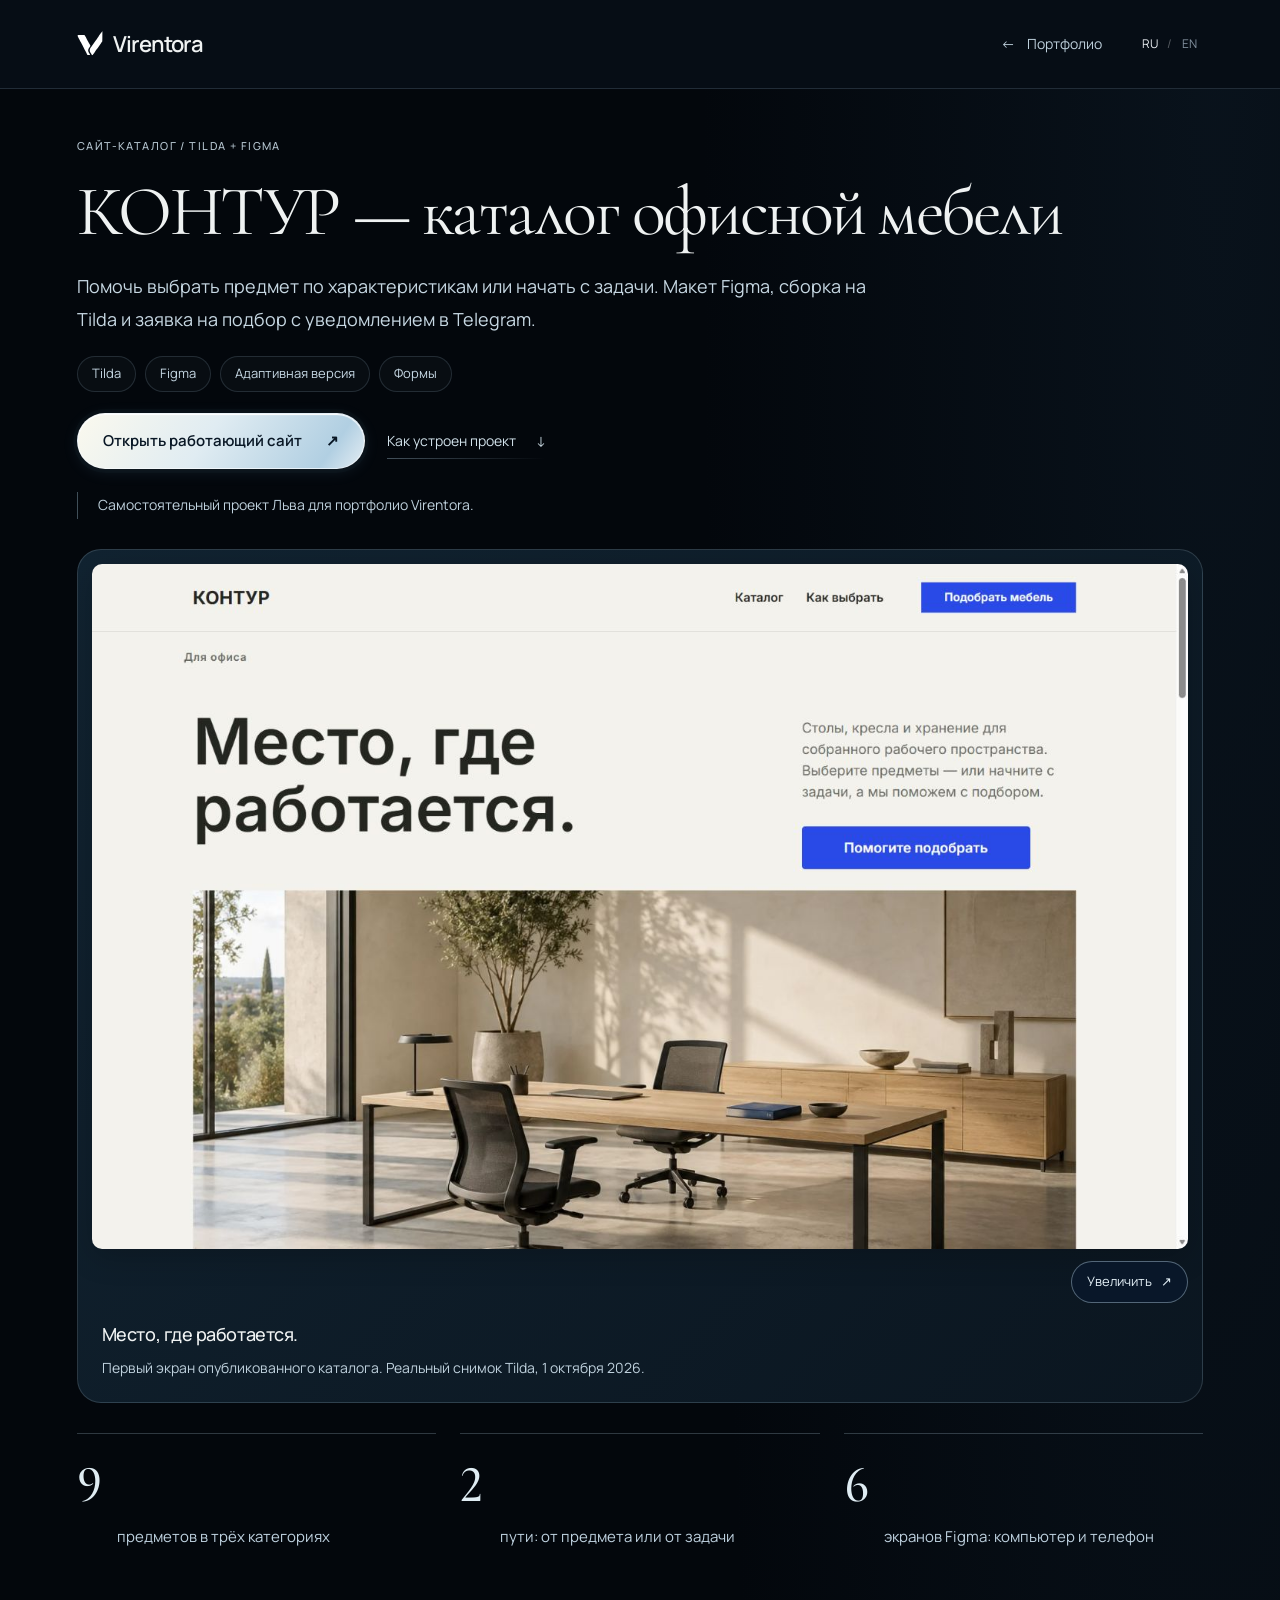
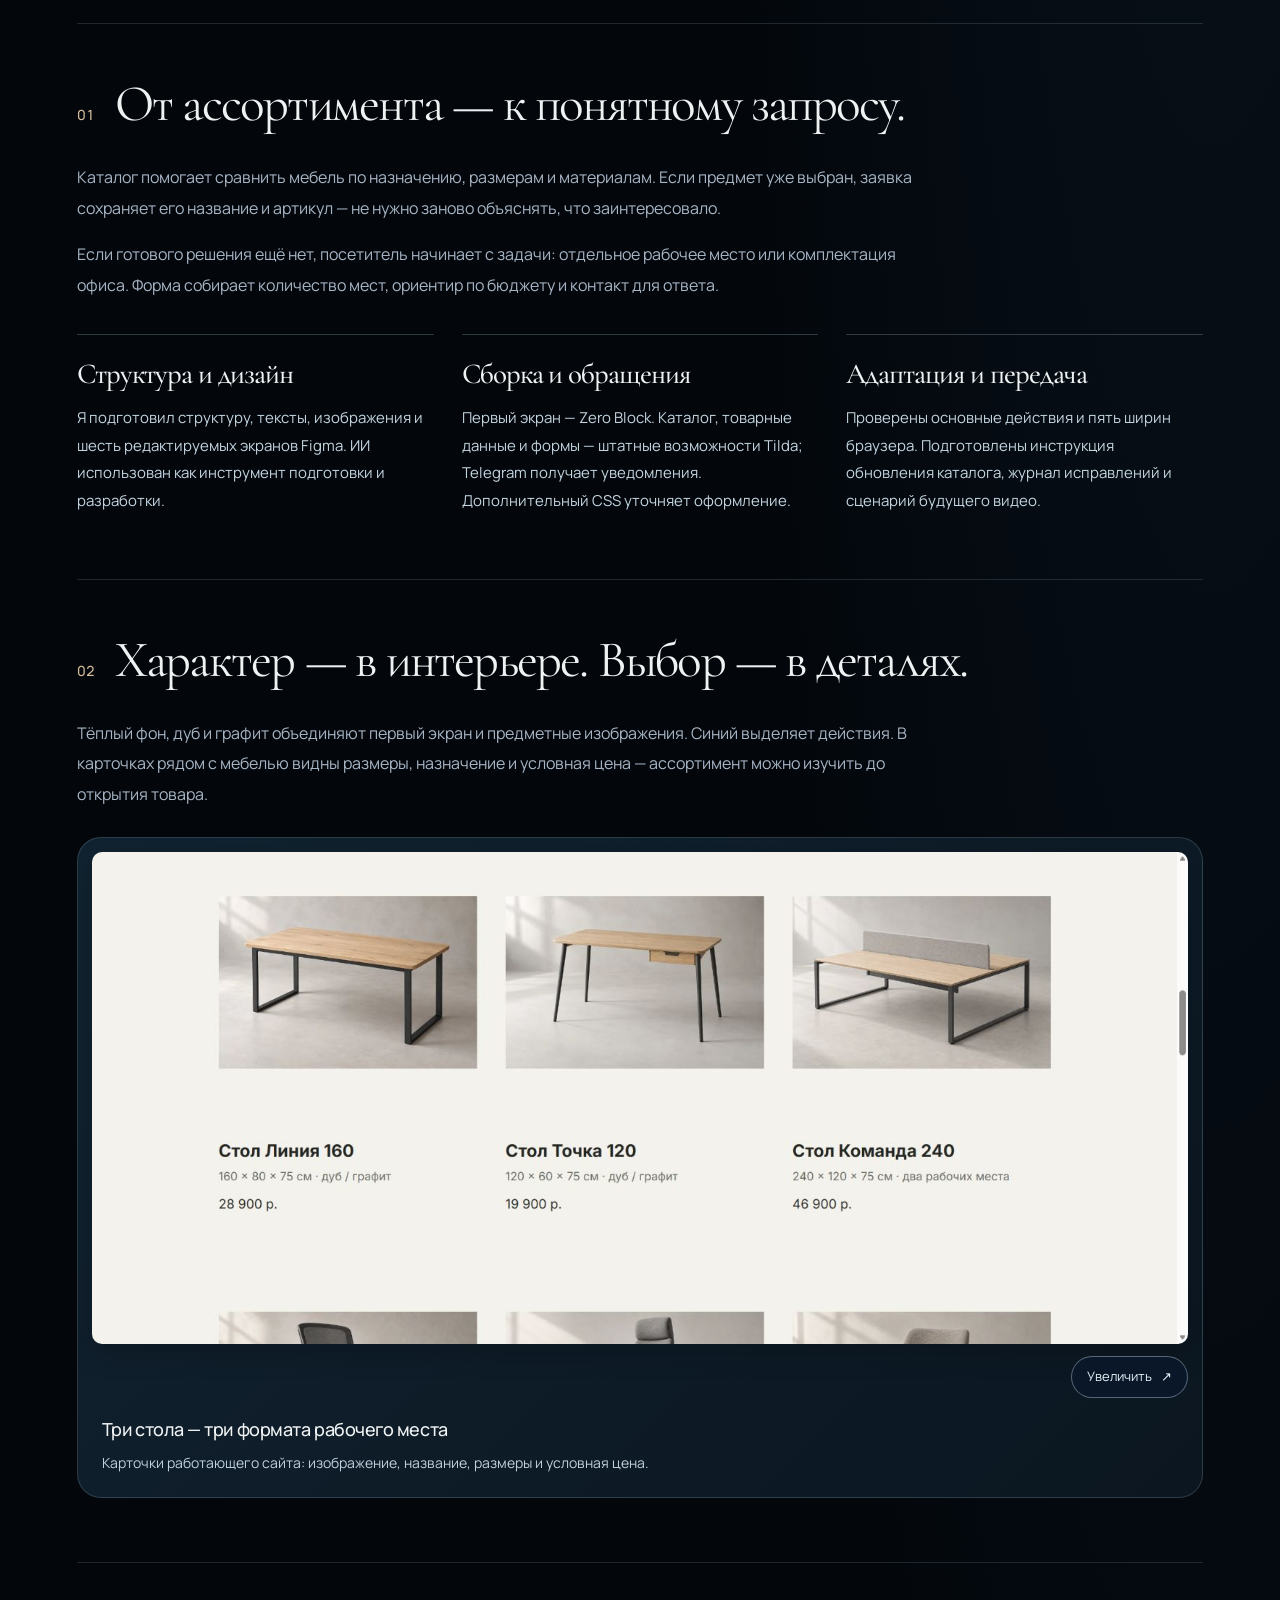
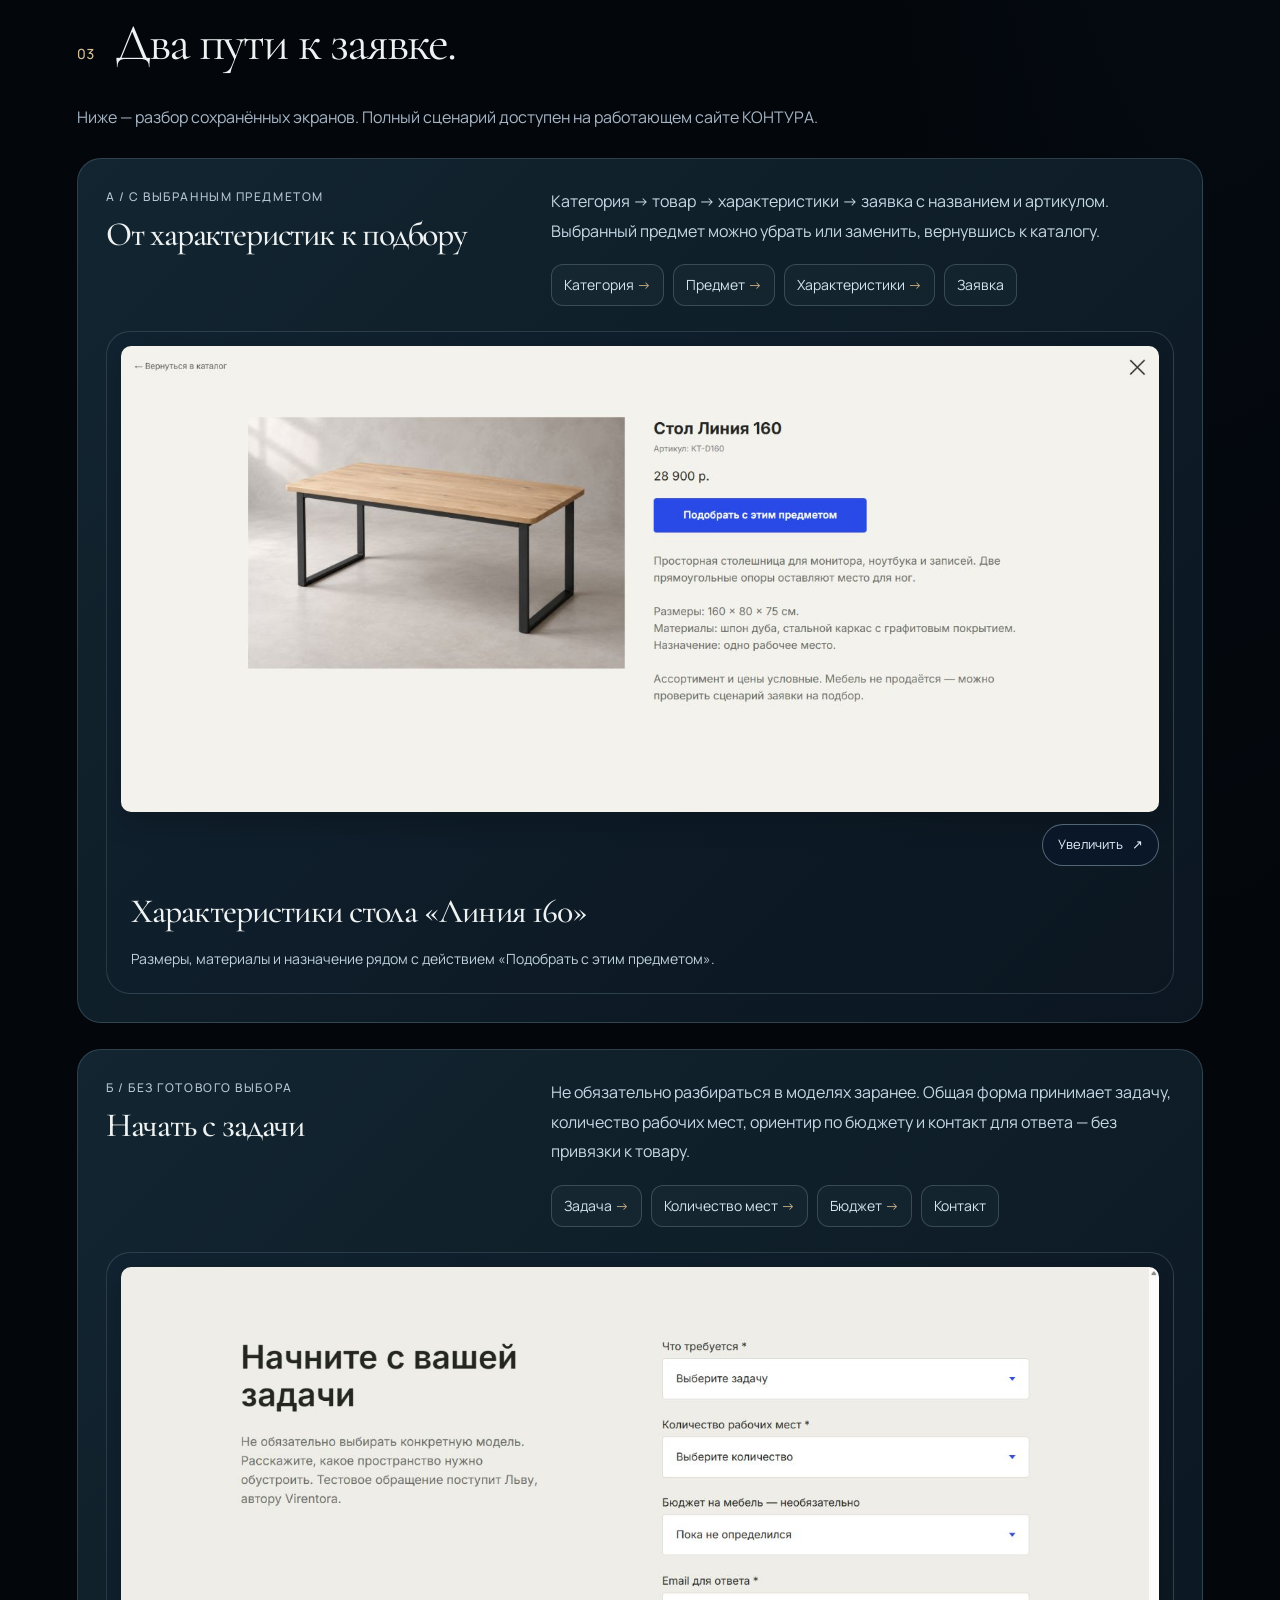
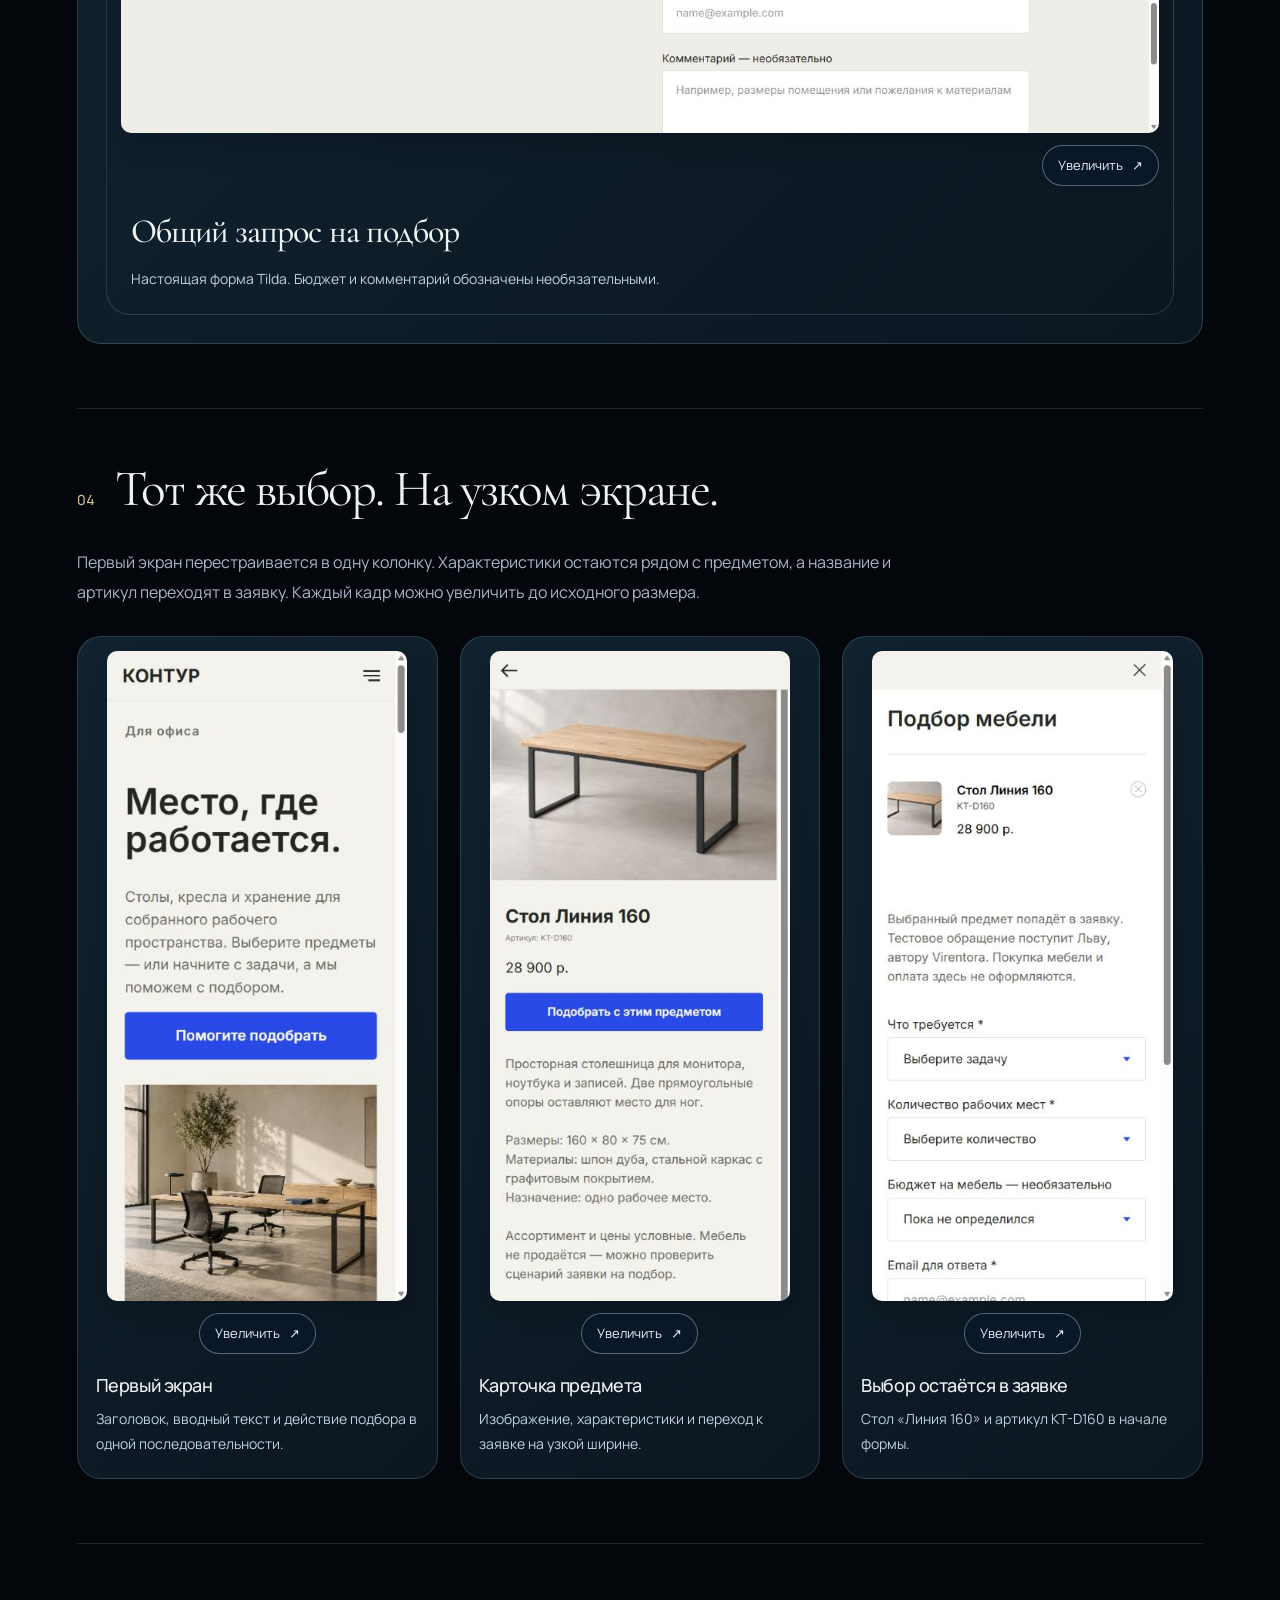
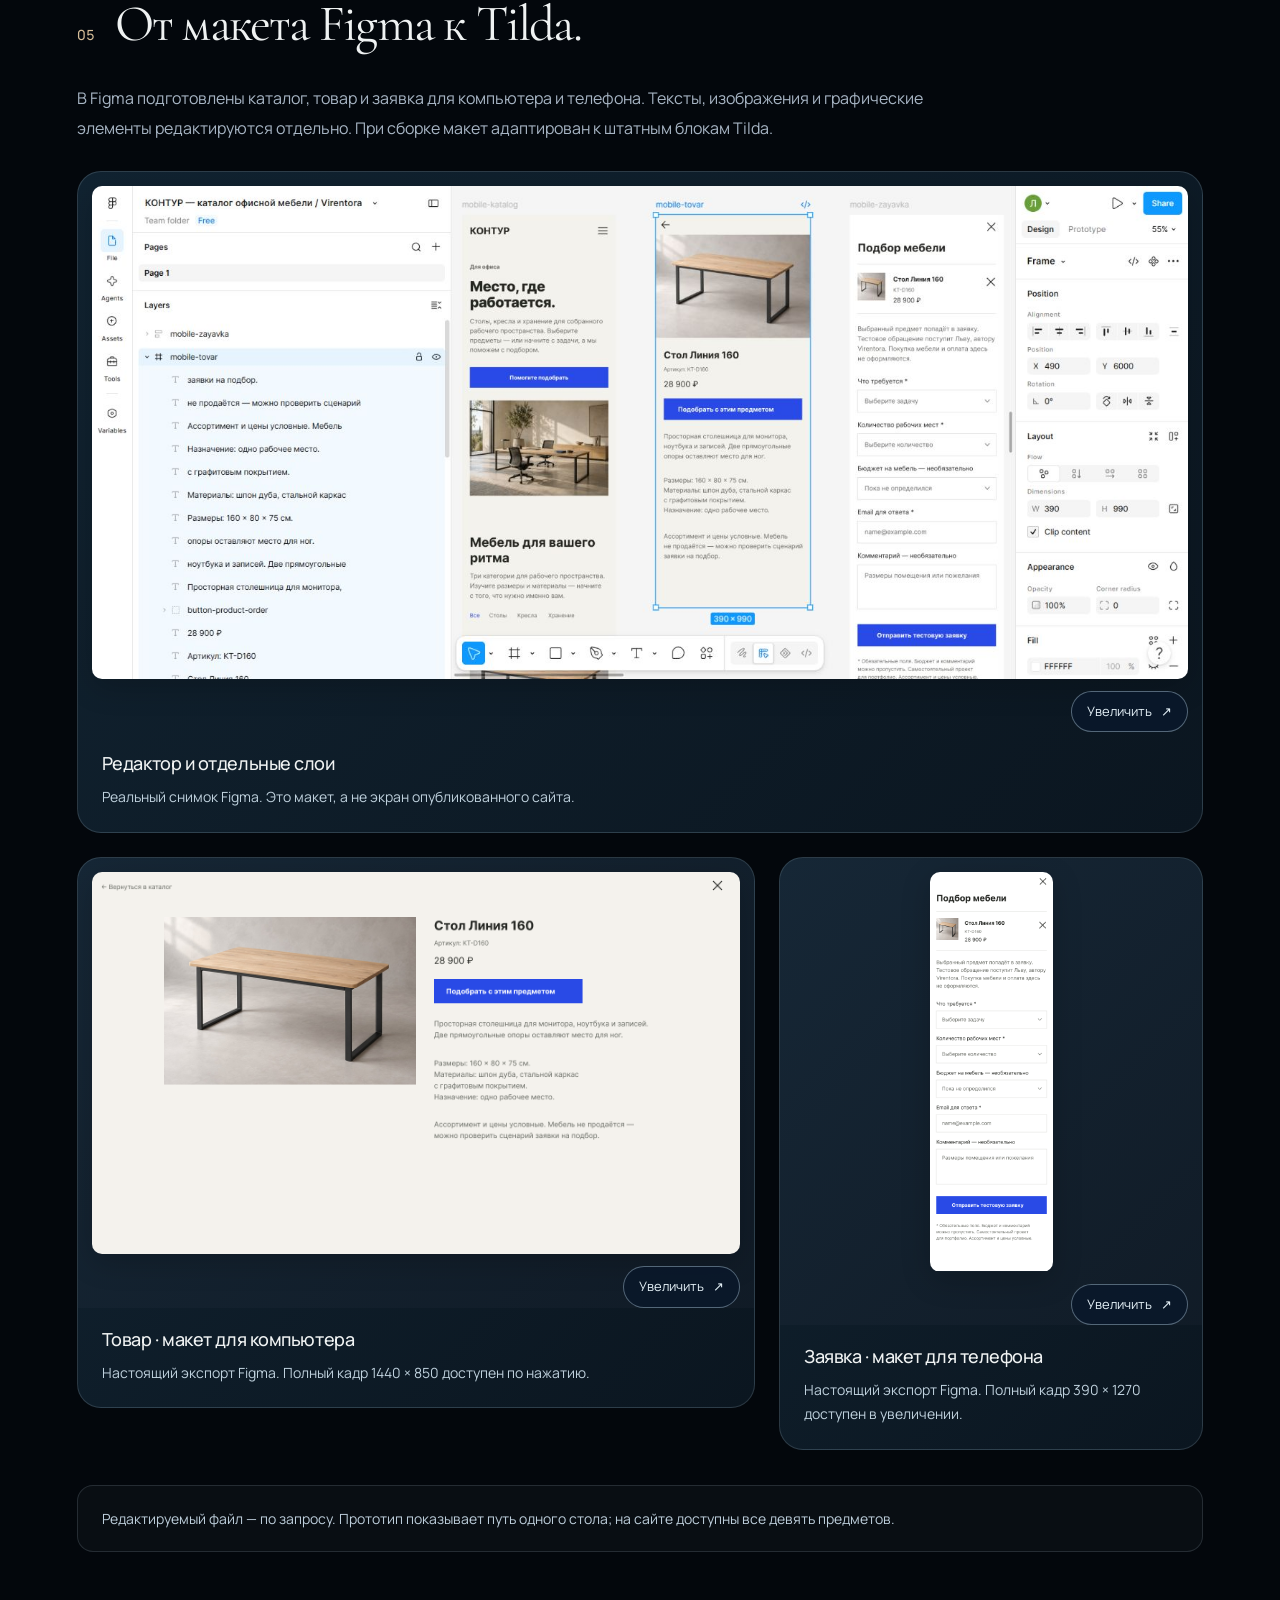
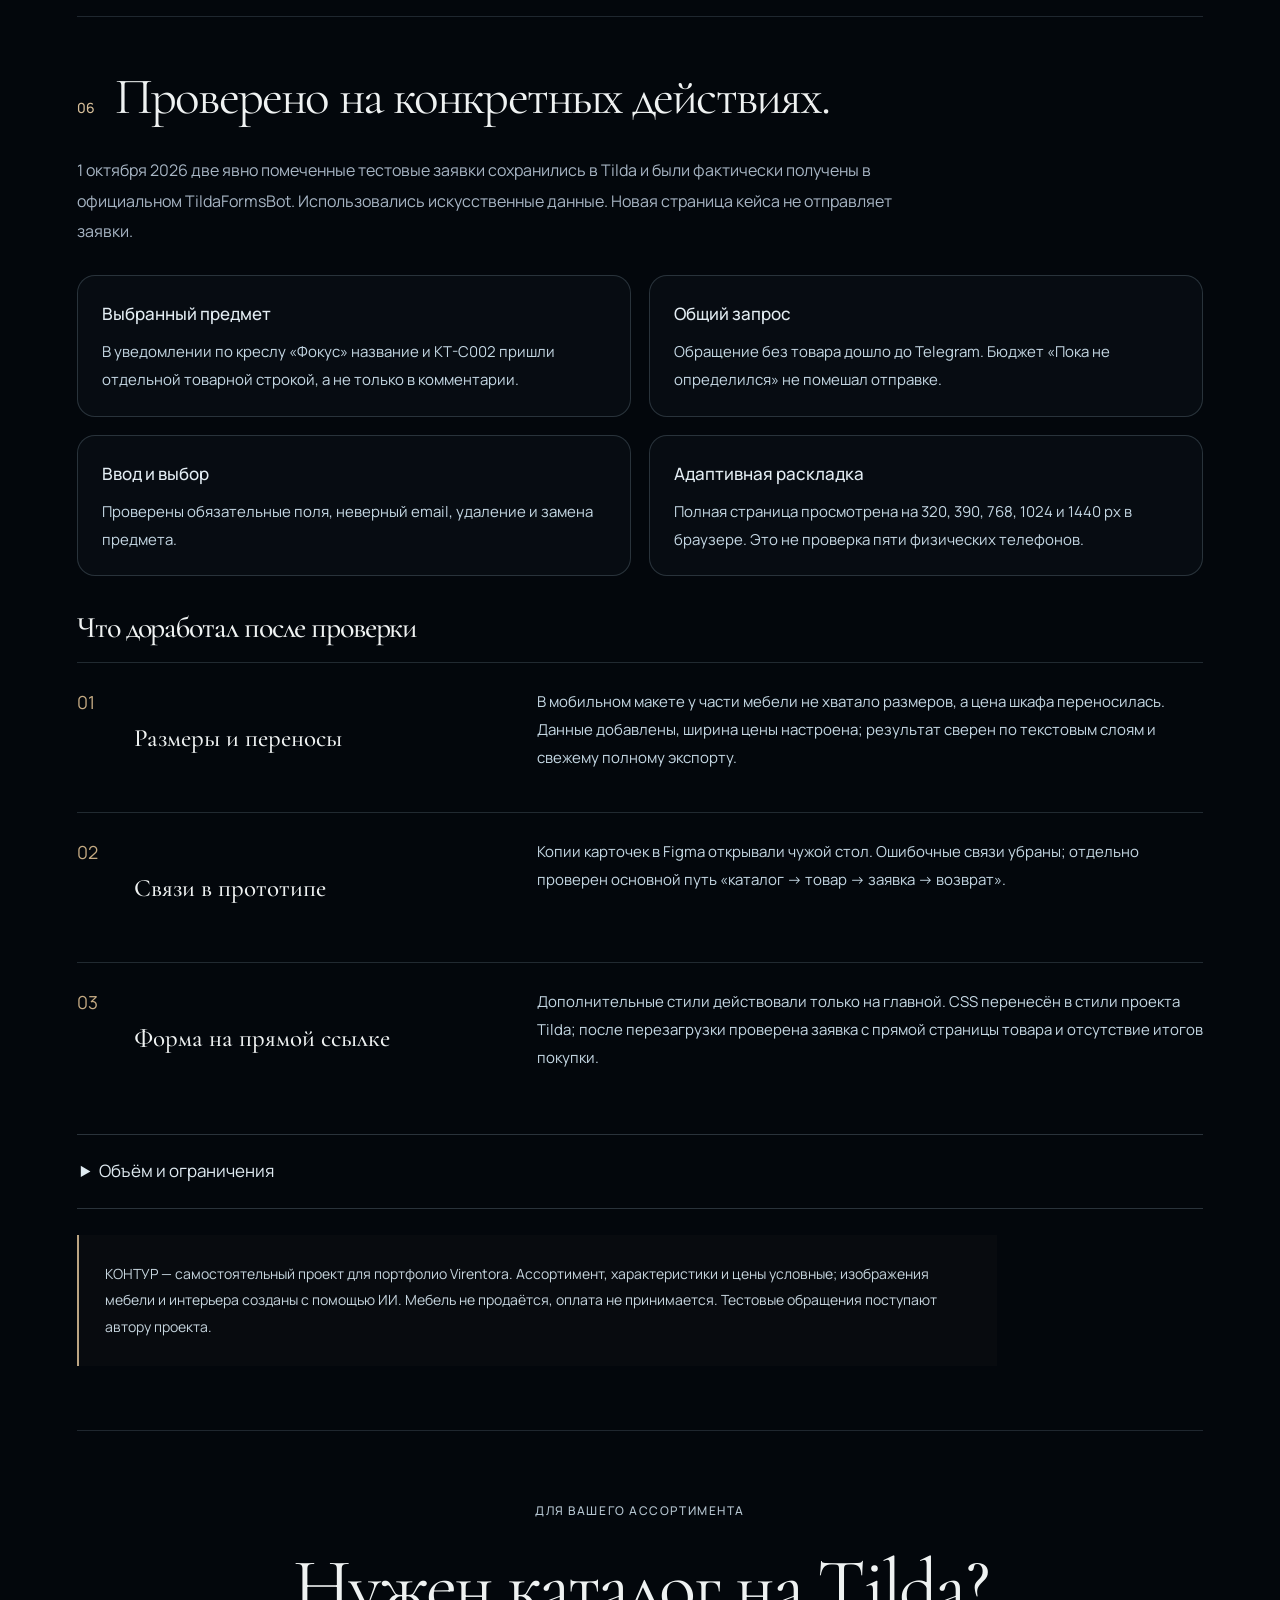
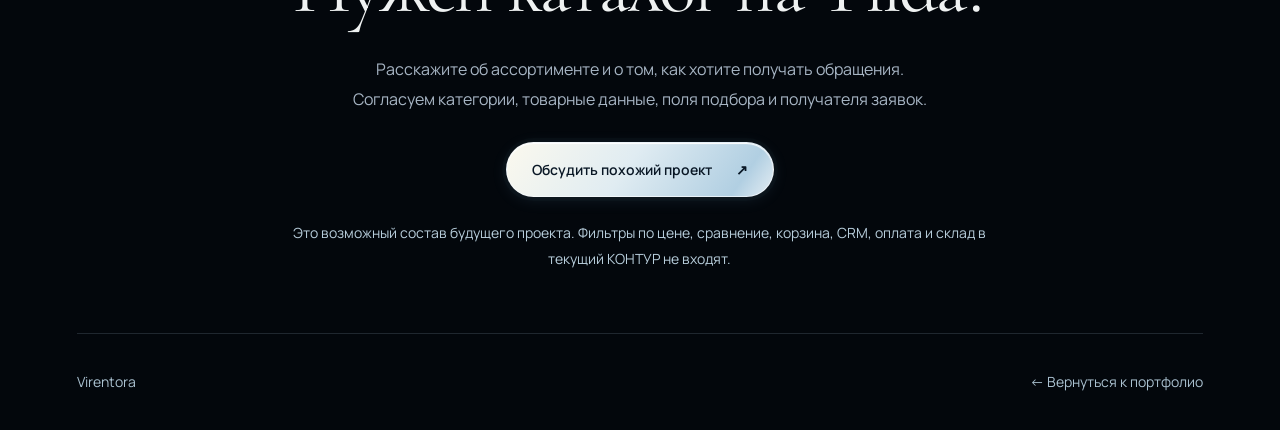
<file: projects/kontur.html>
<!doctype html>
<html lang="ru"><head>
<meta charset="utf-8"><meta name="viewport" content="width=device-width,initial-scale=1"><meta name="theme-color" content="#03070c">
<title data-title-en="KONTUR — Tilda catalogue and Figma design | Virentora">КОНТУР — каталог на Tilda и макет Figma | Virentora</title>
<meta name="description" content="Каталог офисной мебели на Tilda: выбор предмета или подбор по задаче. Макет Figma, мобильная версия и заявки с уведомлением в Telegram." data-content-en="A Tilda furniture catalogue: choose an item or request help with a brief. Figma design, mobile layout and Telegram enquiry notifications.">
<link rel="canonical" href="https://virentora.com/projects/kontur.html">
<meta property="og:type" content="website"><meta property="og:title" content="КОНТУР — каталог на Tilda и макет Figma" data-content-en="KONTUR — Tilda catalogue and Figma design">
<meta property="og:description" content="Выбор предмета или подбор по задаче. Дизайн, мобильная версия и два пути обращения." data-content-en="Choose an item or start with a brief. Design, mobile layout and two enquiry paths.">
<meta property="og:url" content="https://virentora.com/projects/kontur.html"><meta property="og:image" content="https://virentora.com/assets/projects/kontur/00-cover.jpg">
<meta property="og:image:width" content="1600"><meta property="og:image:height" content="1000"><meta property="og:image:alt" content="КОНТУР: каталог на компьютере и телефоне" data-content-en="KONTUR: desktop and mobile catalogue">
<meta property="og:locale" content="ru_RU" data-content-en="en_US"><meta name="twitter:card" content="summary_large_image">
<link rel="icon" href="../assets/favicon.svg" type="image/svg+xml"><link rel="preconnect" href="https://fonts.googleapis.com"><link rel="preconnect" href="https://fonts.gstatic.com" crossorigin>
<link href="https://fonts.googleapis.com/css2?family=Cormorant+Garamond:ital,wght@0,400;0,500;1,400;1,500&family=Manrope:wght@400;500;600;700&display=swap" rel="stylesheet">
<link rel="stylesheet" href="../styles.css?v=20260918-telegram1"><link rel="stylesheet" href="project.css?v=20261002-polish1"><link rel="stylesheet" href="kontur.css?v=20261002-kontur1">
<script src="project.js?v=20261001-gc1" defer></script><script src="kontur-preview.js?v=20261002-kontur1" defer></script>
</head><body class="case-page kontur-case">

<a href="#project-content" class="skip-link" data-en="Skip to project">К проекту</a>
<header class="case-header"><div class="wrap case-header-inner"><a class="brand" href="../index.html" aria-label="Virentora"><img src="../assets/virentora-mark-white.svg" width="26" height="29" alt=""><span>Virentora</span></a><div class="case-header-tools"><a class="case-back" href="../index.html#kontur-project"><span aria-hidden="true">←</span><span data-en="Portfolio">Портфолио</span></a><div class="language" aria-label="Язык" data-aria-en="Language"><button type="button" data-lang="ru" aria-pressed="true">RU</button><span>/</span><button type="button" data-lang="en" aria-pressed="false">EN</button></div></div></div></header>

<main id="project-content"><section class="case-intro wrap" aria-labelledby="kontur-title">
<div class="eyebrow" data-en="Product catalogue / Tilda + Figma">Сайт-каталог / Tilda + Figma</div>
<h1 id="kontur-title" data-en="KONTUR — an office furniture catalogue">КОНТУР — каталог офисной мебели</h1>
<p class="case-lead" data-en="Help visitors choose by specifications or start with a brief. Figma design, a Tilda build and selection enquiries with Telegram notifications.">Помочь выбрать предмет по характеристикам или начать с задачи. Макет Figma, сборка на Tilda и заявка на подбор с уведомлением в Telegram.</p>
<ul class="case-tags"><li>Tilda</li><li>Figma</li><li data-en="Responsive layout">Адаптивная версия</li><li data-en="Forms">Формы</li></ul>
<div class="kontur-actions"><a class="button button-primary" href="https://kontur-virentora.tilda.ws/" target="_blank" rel="noopener noreferrer"><span data-en="Open the live website">Открыть работающий сайт</span><span aria-hidden="true">↗</span></a><a class="text-link" href="#overview"><span data-en="Explore the project">Как устроен проект</span><span aria-hidden="true">↓</span></a></div>
<p class="case-origin" data-en="An independent project by Lev for the Virentora portfolio.">Самостоятельный проект Льва для портфолио Virentora.</p>
<figure class="case-shot kontur-hero-shot"><a class="case-shot-link" href="../assets/projects/kontur/01-hero-desktop.jpg" data-screenshot aria-label="Увеличить: Место, где работается." data-aria-en="Enlarge: A place to get things done."><img src="../assets/projects/kontur/01-hero-desktop.jpg" width="1425" height="891" alt="Место, где работается." data-alt-en="A place to get things done." loading="eager" decoding="async" fetchpriority="high"><span class="case-enlarge"><span data-en="Enlarge">Увеличить</span><span aria-hidden="true">↗</span></span></a><figcaption><h3 data-en="A place to get things done.">Место, где работается.</h3><p data-en="The published catalogue’s first screen. A real Tilda capture, October 1, 2026.">Первый экран опубликованного каталога. Реальный снимок Tilda, 1 октября 2026.</p></figcaption></figure>
<dl class="kontur-facts">
<div><dt>9</dt><dd data-en="items across three categories">предметов в трёх категориях</dd></div>
<div><dt>2</dt><dd data-en="paths: from an item or from a brief">пути: от предмета или от задачи</dd></div>
<div><dt>6</dt><dd data-en="Figma screens for desktop and mobile">экранов Figma: компьютер и телефон</dd></div>
</dl></section>
<!-- Future video: insert after .case-intro, before #overview; see kontur-maintenance.md. -->
<section class="case-section wrap" id="overview" aria-labelledby="overview-title"><div class="case-section-heading"><span class="eyebrow" aria-hidden="true">01</span><h2 id="overview-title" data-en="From a catalogue to a clear enquiry.">От ассортимента — к понятному запросу.</h2></div>
<div class="kontur-copy">
<p data-en="The catalogue helps compare furniture by purpose, size and materials. If an item is already selected, the enquiry retains its name and SKU, so there is no need to describe it again.">Каталог помогает сравнить мебель по назначению, размерам и материалам. Если предмет уже выбран, заявка сохраняет его название и артикул — не нужно заново объяснять, что заинтересовало.</p>
<p data-en="Visitors who have not chosen a model can start with a brief: one workstation or an office fit-out. The form collects the number of workspaces, a budget guide and a reply contact.">Если готового решения ещё нет, посетитель начинает с задачи: отдельное рабочее место или комплектация офиса. Форма собирает количество мест, ориентир по бюджету и контакт для ответа.</p>
</div><div class="kontur-scope-grid">
<article><h3 data-en="Structure and design">Структура и дизайн</h3><p data-en="I prepared the structure, copy, images and six editable Figma screens, using AI as a preparation and development tool.">Я подготовил структуру, тексты, изображения и шесть редактируемых экранов Figma. ИИ использован как инструмент подготовки и разработки.</p></article>
<article><h3 data-en="Build and enquiries">Сборка и обращения</h3><p data-en="The first screen uses Zero Block. Catalogue data and forms use native Tilda features, with notifications sent to Telegram. Additional CSS refines the styling.">Первый экран — Zero Block. Каталог, товарные данные и формы — штатные возможности Tilda; Telegram получает уведомления. Дополнительный CSS уточняет оформление.</p></article>
<article><h3 data-en="Responsive layout and handover">Адаптация и передача</h3><p data-en="Core interactions and five browser widths were checked. Catalogue maintenance instructions, a fixes log and a future video script were prepared.">Проверены основные действия и пять ширин браузера. Подготовлены инструкция обновления каталога, журнал исправлений и сценарий будущего видео.</p></article>
</div></section>
<section class="case-section wrap" id="design" aria-labelledby="design-title"><div class="case-section-heading"><span class="eyebrow" aria-hidden="true">02</span><h2 id="design-title" data-en="An interior sets the mood. Details guide the choice.">Характер — в интерьере. Выбор — в деталях.</h2></div>
<div class="kontur-copy">
<p data-en="A warm background, oak and graphite connect the hero with the product images. Blue highlights actions. Cards place dimensions, purpose and illustrative prices next to the furniture, helping visitors explore the range before opening an item.">Тёплый фон, дуб и графит объединяют первый экран и предметные изображения. Синий выделяет действия. В карточках рядом с мебелью видны размеры, назначение и условная цена — ассортимент можно изучить до открытия товара.</p>
</div>
<figure class="case-shot "><a class="case-shot-link" href="../assets/projects/kontur/03-catalog-desktop.jpg" data-screenshot aria-label="Увеличить: Три стола — три формата рабочего места" data-aria-en="Enlarge: Three desks, three workspace formats"><img src="../assets/projects/kontur/03-catalog-desktop.jpg" width="1513" height="679" alt="Три стола — три формата рабочего места" data-alt-en="Three desks, three workspace formats" loading="lazy" decoding="async"><span class="case-enlarge"><span data-en="Enlarge">Увеличить</span><span aria-hidden="true">↗</span></span></a><figcaption><h3 data-en="Three desks, three workspace formats">Три стола — три формата рабочего места</h3><p data-en="Live website cards: image, name, dimensions and an illustrative price.">Карточки работающего сайта: изображение, название, размеры и условная цена.</p></figcaption></figure>
</section>
<section class="case-section wrap" id="enquiries" aria-labelledby="enquiries-title"><div class="case-section-heading"><span class="eyebrow" aria-hidden="true">03</span><h2 id="enquiries-title" data-en="Two paths to an enquiry.">Два пути к заявке.</h2></div>
<div class="kontur-copy"><p data-en="Below is a walkthrough of saved screens. The complete interaction is available on the live KONTUR website.">Ниже — разбор сохранённых экранов. Полный сценарий доступен на работающем сайте КОНТУРА.</p></div>
<article class="kontur-path"><div class="kontur-path-top"><div><span class="eyebrow" data-en="A / With a selected item">А / С выбранным предметом</span><h3 data-en="From specifications to selection help">От характеристик к подбору</h3></div><div><p data-en="Category → item → specifications → an enquiry with its name and SKU. The selected item can be removed or replaced by returning to the catalogue.">Категория → товар → характеристики → заявка с названием и артикулом. Выбранный предмет можно убрать или заменить, вернувшись к каталогу.</p><ol class="kontur-route"><li data-en="Category">Категория</li><li data-en="Item">Предмет</li><li data-en="Specifications">Характеристики</li><li data-en="Enquiry">Заявка</li></ol></div></div><figure class="case-shot "><a class="case-shot-link" href="../assets/projects/kontur/04-product-desktop.jpg" data-screenshot aria-label="Увеличить: Характеристики стола «Линия 160»" data-aria-en="Enlarge: Specifications of the Liniya 160 desk"><img src="../assets/projects/kontur/04-product-desktop.jpg" width="1528" height="686" alt="Характеристики стола «Линия 160»" data-alt-en="Specifications of the Liniya 160 desk" loading="lazy" decoding="async"><span class="case-enlarge"><span data-en="Enlarge">Увеличить</span><span aria-hidden="true">↗</span></span></a><figcaption><h3 data-en="Specifications of the Liniya 160 desk">Характеристики стола «Линия 160»</h3><p data-en="Dimensions, materials and purpose next to the “Select with this item” action.">Размеры, материалы и назначение рядом с действием «Подобрать с этим предметом».</p></figcaption></figure></article>
<article class="kontur-path"><div class="kontur-path-top"><div><span class="eyebrow" data-en="B / Without a chosen model">Б / Без готового выбора</span><h3 data-en="Start with a brief">Начать с задачи</h3></div><div><p data-en="There is no need to know the models beforehand. The general form collects a brief, workspace count, budget guide and reply contact, without a selected item.">Не обязательно разбираться в моделях заранее. Общая форма принимает задачу, количество рабочих мест, ориентир по бюджету и контакт для ответа — без привязки к товару.</p><ol class="kontur-route"><li data-en="Brief">Задача</li><li data-en="Workspaces">Количество мест</li><li data-en="Budget">Бюджет</li><li data-en="Contact">Контакт</li></ol></div></div><figure class="case-shot "><a class="case-shot-link" href="../assets/projects/kontur/07-general-request-desktop.jpg" data-screenshot aria-label="Увеличить: Общий запрос на подбор" data-aria-en="Enlarge: A general selection enquiry"><img src="../assets/projects/kontur/07-general-request-desktop.jpg" width="1513" height="679" alt="Общий запрос на подбор" data-alt-en="A general selection enquiry" loading="lazy" decoding="async"><span class="case-enlarge"><span data-en="Enlarge">Увеличить</span><span aria-hidden="true">↗</span></span></a><figcaption><h3 data-en="A general selection enquiry">Общий запрос на подбор</h3><p data-en="The actual Tilda form. Budget and comment are marked as optional.">Настоящая форма Tilda. Бюджет и комментарий обозначены необязательными.</p></figcaption></figure></article>
</section>
<section class="case-section wrap" id="mobile" aria-labelledby="mobile-title"><div class="case-section-heading"><span class="eyebrow" aria-hidden="true">04</span><h2 id="mobile-title" data-en="The same choices, on a smaller screen.">Тот же выбор. На узком экране.</h2></div>
<div class="kontur-copy"><p data-en="The hero becomes a single column. Specifications stay with the item, while its name and SKU carry through to the enquiry. Each capture can be viewed at its original size.">Первый экран перестраивается в одну колонку. Характеристики остаются рядом с предметом, а название и артикул переходят в заявку. Каждый кадр можно увеличить до исходного размера.</p></div><div class="kontur-mobile-grid">
<figure class="case-shot kontur-phone"><a class="case-shot-link" href="../assets/projects/kontur/02-hero-mobile.jpg" data-screenshot aria-label="Увеличить: Первый экран" data-aria-en="Enlarge: First screen"><img src="../assets/projects/kontur/02-hero-mobile.jpg" width="375" height="811" alt="Первый экран" data-alt-en="First screen" loading="lazy" decoding="async"><span class="case-enlarge"><span data-en="Enlarge">Увеличить</span><span aria-hidden="true">↗</span></span></a><figcaption><h3 data-en="First screen">Первый экран</h3><p data-en="Heading, introduction and selection action in a single sequence.">Заголовок, вводный текст и действие подбора в одной последовательности.</p></figcaption></figure>
<figure class="case-shot kontur-phone"><a class="case-shot-link" href="../assets/projects/kontur/05-product-mobile.jpg" data-screenshot aria-label="Увеличить: Карточка предмета" data-aria-en="Enlarge: Item details"><img src="../assets/projects/kontur/05-product-mobile.jpg" width="390" height="843" alt="Карточка предмета" data-alt-en="Item details" loading="lazy" decoding="async"><span class="case-enlarge"><span data-en="Enlarge">Увеличить</span><span aria-hidden="true">↗</span></span></a><figcaption><h3 data-en="Item details">Карточка предмета</h3><p data-en="Image, specifications and the enquiry action at a narrow viewport.">Изображение, характеристики и переход к заявке на узкой ширине.</p></figcaption></figure>
<figure class="case-shot kontur-phone"><a class="case-shot-link" href="../assets/projects/kontur/06-selected-request-mobile.jpg" data-screenshot aria-label="Увеличить: Выбор остаётся в заявке" data-aria-en="Enlarge: The enquiry retains the choice"><img src="../assets/projects/kontur/06-selected-request-mobile.jpg" width="390" height="843" alt="Выбор остаётся в заявке" data-alt-en="The enquiry retains the choice" loading="lazy" decoding="async"><span class="case-enlarge"><span data-en="Enlarge">Увеличить</span><span aria-hidden="true">↗</span></span></a><figcaption><h3 data-en="The enquiry retains the choice">Выбор остаётся в заявке</h3><p data-en="The Liniya 160 desk and its SKU, KT-D160, at the start of the form.">Стол «Линия 160» и артикул KT-D160 в начале формы.</p></figcaption></figure>
</div></section>
<section class="case-section wrap" id="figma" aria-labelledby="figma-title"><div class="case-section-heading"><span class="eyebrow" aria-hidden="true">05</span><h2 id="figma-title" data-en="From Figma design to Tilda.">От макета Figma к Tilda.</h2></div>
<div class="kontur-copy"><p data-en="Figma includes catalogue, item and enquiry screens for desktop and mobile. Text, images and graphic elements are separately editable. The design was adapted to native Tilda blocks during the build.">В Figma подготовлены каталог, товар и заявка для компьютера и телефона. Тексты, изображения и графические элементы редактируются отдельно. При сборке макет адаптирован к штатным блокам Tilda.</p></div>
<figure class="case-shot "><a class="case-shot-link" href="../assets/projects/kontur/08-figma-editor.jpg" data-screenshot aria-label="Увеличить: Редактор и отдельные слои" data-aria-en="Enlarge: The editor and separate layers"><img src="../assets/projects/kontur/08-figma-editor.jpg" width="1528" height="686" alt="Редактор и отдельные слои" data-alt-en="The editor and separate layers" loading="lazy" decoding="async"><span class="case-enlarge"><span data-en="Enlarge">Увеличить</span><span aria-hidden="true">↗</span></span></a><figcaption><h3 data-en="The editor and separate layers">Редактор и отдельные слои</h3><p data-en="An actual Figma editor capture. This is the design, not the published website.">Реальный снимок Figma. Это макет, а не экран опубликованного сайта.</p></figcaption></figure>
<div class="kontur-exports">
<figure class="case-shot "><a class="case-shot-link" href="../assets/projects/kontur/desktop-tovar.png" data-screenshot aria-label="Увеличить: Товар · макет для компьютера" data-aria-en="Enlarge: Item · desktop design"><img src="../assets/projects/kontur/desktop-tovar.png" width="1440" height="850" alt="Товар · макет для компьютера" data-alt-en="Item · desktop design" loading="lazy" decoding="async"><span class="case-enlarge"><span data-en="Enlarge">Увеличить</span><span aria-hidden="true">↗</span></span></a><figcaption><h3 data-en="Item · desktop design">Товар · макет для компьютера</h3><p data-en="A native Figma export. Click to inspect the full 1440 × 850 frame.">Настоящий экспорт Figma. Полный кадр 1440 × 850 доступен по нажатию.</p></figcaption></figure>
<figure class="case-shot "><a class="case-shot-link" href="../assets/projects/kontur/mobile-zayavka.png" data-screenshot aria-label="Увеличить: Заявка · макет для телефона" data-aria-en="Enlarge: Enquiry · mobile design"><img src="../assets/projects/kontur/mobile-zayavka.png" width="390" height="1270" alt="Заявка · макет для телефона" data-alt-en="Enquiry · mobile design" loading="lazy" decoding="async"><span class="case-enlarge"><span data-en="Enlarge">Увеличить</span><span aria-hidden="true">↗</span></span></a><figcaption><h3 data-en="Enquiry · mobile design">Заявка · макет для телефона</h3><p data-en="A native Figma export. The full 390 × 1270 frame is available in the viewer.">Настоящий экспорт Figma. Полный кадр 390 × 1270 доступен в увеличении.</p></figcaption></figure>
</div>
<p class="case-review-note" data-en="Editable file available on request. The prototype demonstrates one desk’s path; all nine items are available on the website.">Редактируемый файл — по запросу. Прототип показывает путь одного стола; на сайте доступны все девять предметов.</p>
</section>
<section class="case-section wrap" id="checks" aria-labelledby="checks-title"><div class="case-section-heading"><span class="eyebrow" aria-hidden="true">06</span><h2 id="checks-title" data-en="Checked through specific interactions.">Проверено на конкретных действиях.</h2></div>
<div class="kontur-copy"><p data-en="On October 1, 2026, two explicitly marked test enquiries were saved in Tilda and actually received in the official TildaFormsBot. Artificial data was used. This case-study page does not submit enquiries.">1 октября 2026 две явно помеченные тестовые заявки сохранились в Tilda и были фактически получены в официальном TildaFormsBot. Использовались искусственные данные. Новая страница кейса не отправляет заявки.</p></div><ul class="kontur-checks">
<li><strong data-en="Selected item">Выбранный предмет</strong><span data-en="The Fokus chair notification included its name and KT-C002 as a separate item line, not only in the comment.">В уведомлении по креслу «Фокус» название и KT-C002 пришли отдельной товарной строкой, а не только в комментарии.</span></li>
<li><strong data-en="General enquiry">Общий запрос</strong><span data-en="An enquiry without an item reached Telegram. Choosing “Not decided yet” for the budget did not block submission.">Обращение без товара дошло до Telegram. Бюджет «Пока не определился» не помешал отправке.</span></li>
<li><strong data-en="Input and selection">Ввод и выбор</strong><span data-en="Required fields, invalid email, item removal and item replacement were checked.">Проверены обязательные поля, неверный email, удаление и замена предмета.</span></li>
<li><strong data-en="Responsive layout">Адаптивная раскладка</strong><span data-en="The full page was reviewed at 320, 390, 768, 1024 and 1440 px in a browser. This was not a test on five physical phones.">Полная страница просмотрена на 320, 390, 768, 1024 и 1440 px в браузере. Это не проверка пяти физических телефонов.</span></li>
</ul>
<h3 class="kontur-subtitle" data-en="What I refined after testing">Что доработал после проверки</h3>
<ol class="kontur-fixes">
<li><span class="kontur-fix-number" aria-hidden="true">01</span><h4 data-en="Dimensions and wrapping">Размеры и переносы</h4><p data-en="Some items lacked dimensions in the mobile design, and the wardrobe price wrapped. Dimensions were added and price width adjusted; text layers and a fresh full export were checked.">В мобильном макете у части мебели не хватало размеров, а цена шкафа переносилась. Данные добавлены, ширина цены настроена; результат сверен по текстовым слоям и свежему полному экспорту.</p></li>
<li><span class="kontur-fix-number" aria-hidden="true">02</span><h4 data-en="Prototype connections">Связи в прототипе</h4><p data-en="Copied Figma cards opened the wrong desk. Incorrect connections were removed, and the main catalogue → item → enquiry → back path was checked.">Копии карточек в Figma открывали чужой стол. Ошибочные связи убраны; отдельно проверен основной путь «каталог → товар → заявка → возврат».</p></li>
<li><span class="kontur-fix-number" aria-hidden="true">03</span><h4 data-en="The form on a direct product URL">Форма на прямой ссылке</h4><p data-en="Additional styles only applied on the home page. CSS was moved to Tilda project styles; after reloading, the enquiry on a direct product URL and the absence of purchase totals were checked.">Дополнительные стили действовали только на главной. CSS перенесён в стили проекта Tilda; после перезагрузки проверена заявка с прямой страницы товара и отсутствие итогов покупки.</p></li>
</ol><details class="kontur-limits"><summary><span data-en="Scope and limitations">Объём и ограничения</span></summary><ul>
<li data-en="No furniture is sold; payments and CRM are not connected. The catalogue requires an active Tilda plan, and the design is maintained separately.">Мебель не продаётся, оплата и CRM не подключены. Для доступности каталога нужен действующий тариф Tilda; макет обновляется отдельно.</li>
<li data-en="One item is interactive in the Figma prototype. The implementation is adapted to the platform’s blocks, without a pixel-for-pixel promise.">В прототипе Figma интерактивен один предмет. Перенос адаптирован к блокам платформы, без обещания совпадения каждого пикселя.</li>
<li data-en="A repeat submission stopped at SmartCaptcha. Duplicate protection, recovery after a forced network failure and submission with an empty comment have not been separately confirmed.">Повторная отправка остановилась на SmartCaptcha. Защита от дублей, восстановление после принудительного сбоя сети и отправка с пустым комментарием отдельно не подтверждены.</li>
<li data-en="Five browser widths were checked. Physical phones, Safari and all browsers were not tested; native category controls lack Tab focus. Full WCAG compliance is not claimed.">Проверялись пять ширин браузера. Физические телефоны, Safari и полный набор браузеров не проверены; у штатных категорий нет Tab-фокуса. Полное соответствие WCAG не заявляется.</li>
</ul></details><div class="kontur-origin"><p data-en="KONTUR is an independent project for the Virentora portfolio. The range, specifications and prices are illustrative; furniture and interior images were created with AI. No furniture is sold and no payments are accepted. Test enquiries go to the project author.">КОНТУР — самостоятельный проект для портфолио Virentora. Ассортимент, характеристики и цены условные; изображения мебели и интерьера созданы с помощью ИИ. Мебель не продаётся, оплата не принимается. Тестовые обращения поступают автору проекта.</p></div></section>
<section class="case-contact wrap" aria-labelledby="kontur-contact-title"><span class="eyebrow" data-en="For your range">Для вашего ассортимента</span><h2 id="kontur-contact-title" data-en="Need a Tilda catalogue?">Нужен каталог на Tilda?</h2><p data-en="Tell me about your range and how you want to receive enquiries. We can agree on categories, item data, selection fields and the enquiry recipient.">Расскажите об ассортименте и о том, как хотите получать обращения. Согласуем категории, товарные данные, поля подбора и получателя заявок.</p><a class="button button-primary" href="https://t.me/levvirentora" target="_blank" rel="noopener noreferrer"><span data-en="Discuss a similar project">Обсудить похожий проект</span><span aria-hidden="true">↗</span></a><p class="kontur-future" data-en="These are options for a future project. Price filters, comparison, a shopping cart, CRM, payments and inventory are outside the current KONTUR scope.">Это возможный состав будущего проекта. Фильтры по цене, сравнение, корзина, CRM, оплата и склад в текущий КОНТУР не входят.</p></section></main>
<footer class="case-footer wrap"><span>Virentora</span><a href="../index.html#kontur-project" data-en="← Back to portfolio">← Вернуться к портфолио</a></footer>
<dialog class="image-viewer" aria-labelledby="viewer-title">
    <div class="viewer-toolbar"><h2 id="viewer-title" data-en="Project image">Изображение проекта</h2><div class="viewer-actions"><button type="button" class="viewer-zoom" aria-pressed="false" data-en="100% scale">Масштаб 100%</button><button type="button" class="viewer-close" aria-label="Закрыть снимок" data-aria-en="Close screenshot" autofocus>×</button></div></div>
    <p class="viewer-hint" data-en="At 100% scale, scroll the image to inspect the details.">В масштабе 100% прокручивайте изображение, чтобы рассмотреть детали.</p>
    <div class="viewer-scroll" tabindex="0" role="region" aria-label="Увеличенный снимок" data-aria-en="Enlarged screenshot"><img alt=""></div>
  </dialog>
</body></html>
</file>
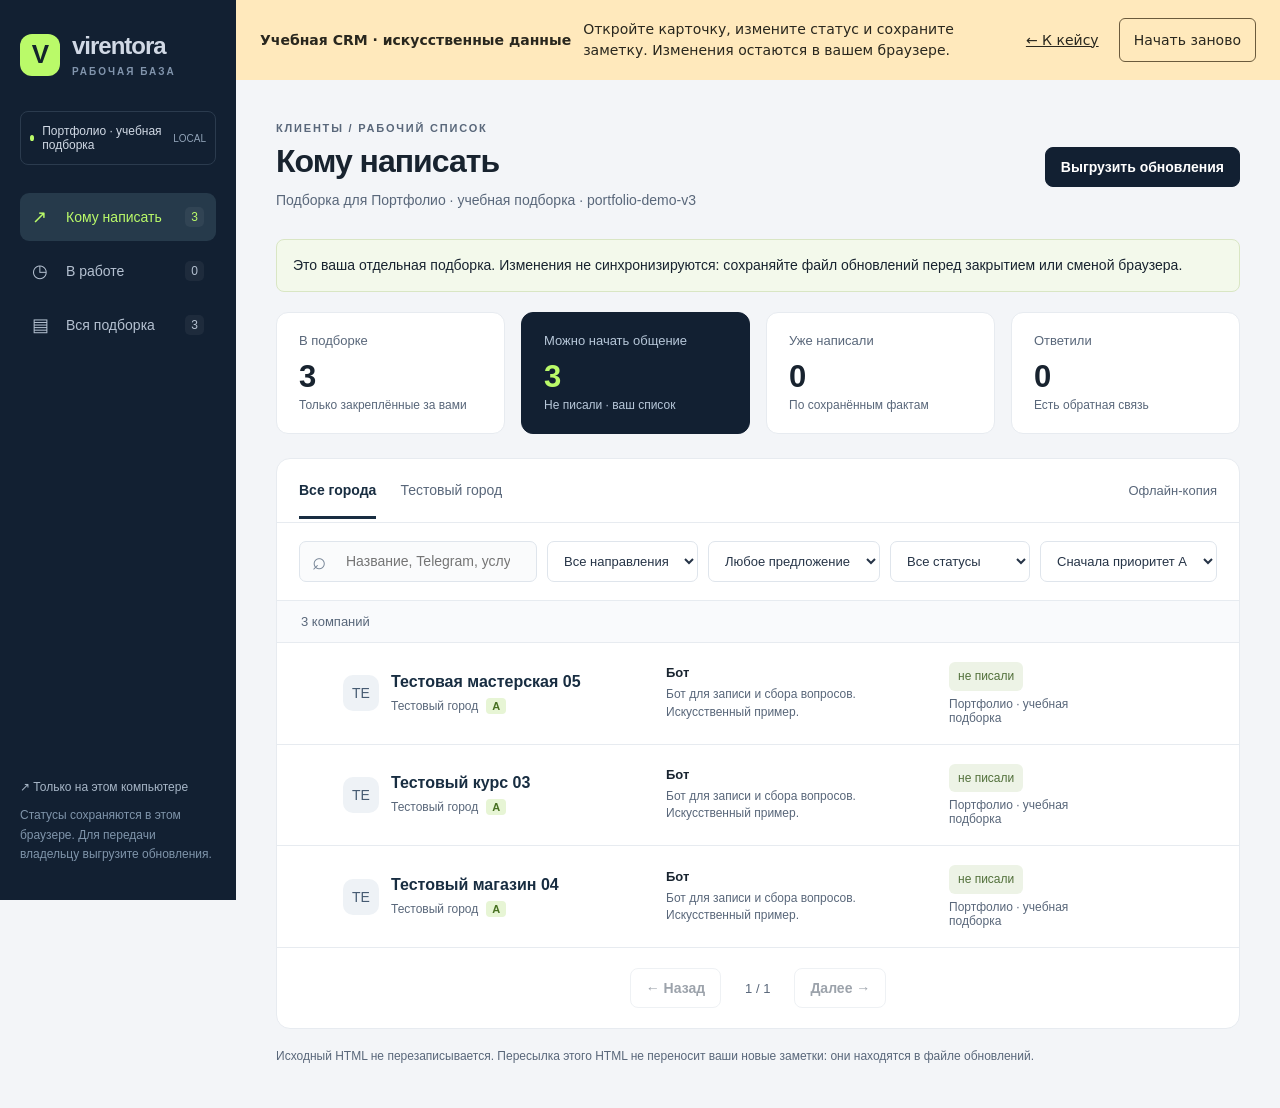
<file: portfolio/demos/crm.html>
<!doctype html><html lang="ru"><head><meta charset="utf-8"><meta name="viewport" content="width=device-width,initial-scale=1"><meta name="referrer" content="no-referrer"><title>Учебная CRM — Virentora</title><style>:root{font-family:Inter,"Segoe UI",Arial,sans-serif;color:#18232f;background:#f3f5f8;font-size:16px;--navy:#122032;--green:#bafa69;--line:#e7ebf0;--muted:#718094}*{box-sizing:border-box}body{margin:0}button,input,select,textarea{font:inherit}button,a,input,select,textarea{outline-offset:4px}button{cursor:pointer}a{color:inherit}button:disabled{opacity:.45;cursor:default}[hidden]{display:none!important}.shell{display:flex;min-height:100vh}.sidebar{width:236px;position:fixed;inset:0 auto 0 0;padding:32px 20px 24px;background:var(--navy);color:#d1d9e5;display:flex;flex-direction:column;z-index:2}.brand{display:flex;align-items:center;gap:12px;text-decoration:none;font-size:24px;font-weight:750;letter-spacing:-1px}.mark{display:grid;place-items:center;background:var(--green);color:#14242c;width:40px;height:42px;border-radius:12px;font-size:26px}.brand small{display:block;font-size:10px;letter-spacing:2px;color:#8194ac;margin-top:6px}.workspace{display:flex;align-items:center;gap:8px;font-size:12px;border:1px solid #2b3b4e;padding:12px 9px;margin:34px 0 28px;border-radius:8px}.workspace small{font-size:10px;margin-left:auto;color:#90a2b7}.live{width:6px;height:6px;background:var(--green);border-radius:100%}nav{display:grid;gap:6px}nav button{display:flex;align-items:center;gap:12px;border:0;background:transparent;color:#b5c1d1;padding:13px 12px;border-radius:9px;font-size:14px;text-align:left}nav button.active{background:#263a4b;color:var(--green)}nav button:hover{background:#243345}nav .nav-icon{font-size:18px;width:22px}nav .count{margin-left:auto;font-size:12px;background:#ffffff0d;padding:3px 6px;border-radius:5px}.side-bottom{margin-top:auto;padding-top:40px}.privacy{font-size:12px;color:#a7b6c7}.side-bottom p{font-size:12px;line-height:1.6;color:#7f94aa}.subtle{background:none;border:0;color:#b6c4d3;padding:6px 0;font-size:12px}main{margin-left:236px;padding:42px 40px;width:calc(100% - 236px);max-width:1800px}header{display:flex;justify-content:space-between;gap:20px;align-items:center;margin-bottom:28px}.eyebrow{font-size:11px;letter-spacing:1.8px;color:#778597;font-weight:650}h1{font-size:32px;letter-spacing:-1px;font-weight:650;margin:9px 0}h2{font-size:23px;letter-spacing:-.5px;margin:0}h3{font-size:16px;margin:20px 0 12px}.subtitle{font-size:14px;color:var(--muted);margin:0;line-height:1.6}.header-actions{display:flex;gap:8px;flex-wrap:wrap}.button{border:1px solid #dbe1e8;border-radius:8px;background:white;color:#263447;padding:11px 15px;font-size:14px;font-weight:550;display:inline-flex;align-items:center;justify-content:center;gap:7px;text-decoration:none}.button:hover{border-color:#9cabbc;background:#f6f8fa}.button.primary{background:var(--navy);border-color:var(--navy);color:white}.button.primary:hover{background:#263d54}.stats{display:grid;grid-template-columns:repeat(4,1fr);gap:16px;margin-bottom:24px}.stat{background:white;border:1px solid var(--line);border-radius:12px;padding:20px 22px}.stat .label{color:var(--muted);font-size:13px}.stat strong{display:block;font-size:31px;font-weight:650;margin-top:11px;letter-spacing:-1px}.stat small{color:var(--muted);font-size:12px}.stat.highlight{background:var(--navy);color:white;border-color:var(--navy)}.stat.highlight .label,.stat.highlight small{color:#b7c7d9}.stat.highlight strong{color:var(--green)}.surface{background:white;border:1px solid var(--line);border-radius:14px;overflow:hidden}.surface-toolbar{display:flex;align-items:center;justify-content:space-between;padding:0 22px;border-bottom:1px solid var(--line);gap:12px;min-height:64px}.city-tabs{display:flex;gap:24px;flex-wrap:wrap}.city-tabs button{background:none;border:0;border-bottom:3px solid transparent;padding:21px 0 18px;color:#758094;font-size:14px}.city-tabs button.active{color:#182d41;border-color:#182d41;font-weight:650}.muted{color:var(--muted);font-size:13px}.filters{display:flex;gap:10px;padding:18px 22px;flex-wrap:wrap}.search{display:flex;align-items:center;border:1px solid #dfe5ec;border-radius:7px;gap:8px;padding-left:12px;flex:1;min-width:200px;background:#fafbfc}.search span{font-size:24px;color:#778597}input,select,textarea{border:1px solid #dfe5ec;border-radius:7px;padding:11px 12px;background:#fff;color:#263447;font-size:14px;max-width:100%}.search input{border:0;background:transparent;width:100%}select{font-size:13px;max-width:220px}.list-heading{display:flex;justify-content:space-between;padding:13px 24px;background:#f9fafc;border-block:1px solid var(--line);font-size:13px;color:#728096}.list-heading input,.lead-row input{accent-color:#263d54;width:16px;height:16px;vertical-align:middle;margin-right:10px}.lead-row{display:grid;grid-template-columns:26px minmax(220px,1.15fr) minmax(170px,1fr) 130px 120px;gap:16px;align-items:center;padding:19px 24px;border-bottom:1px solid var(--line);transition:background .15s}.lead-row:hover{background:#fafcf7}.lead-title{border:0;background:none;text-align:left;padding:0;color:#182d41;font-weight:650;font-size:16px}.lead-meta{display:flex;gap:8px;align-items:center;color:var(--muted);font-size:12px;margin-top:7px;flex-wrap:wrap}.avatar{width:36px;height:36px;display:grid;place-items:center;border-radius:10px;background:#eef2f6;color:#465b72;font-size:14px;flex:none}.name-cell{display:flex;gap:12px;align-items:center}.priority{padding:2px 6px;border-radius:4px;font-weight:650;font-size:11px;background:#f0f3f7;color:#718094}.priority.a{background:#e7f5d5;color:#477021}.offer-label{font-size:13px;font-weight:550}.offer-snippet{font-size:12px;color:var(--muted);margin-top:6px;line-height:1.45;display:-webkit-box;-webkit-line-clamp:2;-webkit-box-orient:vertical;overflow:hidden}.badge{display:inline-block;padding:6px 9px;border-radius:6px;font-size:12px;line-height:1.4;background:#edf3e6;color:#53713c}.badge.blue{background:#eaf0fb;color:#45658e}.badge.grey{background:#f0f2f5;color:#758094}.badge.red{background:#fff0ed;color:#a34d3c}.owner-label{font-size:12px;color:var(--muted);margin-top:6px}.tg-link{font-size:13px;text-decoration:none;border:1px solid #d7e5ef;color:#337499;padding:9px 10px;border-radius:7px;white-space:nowrap}.pagination{display:flex;align-items:center;justify-content:center;gap:24px;padding:20px;font-size:13px;color:var(--muted)}.footnote{color:var(--muted);font-size:12px;margin-top:18px;line-height:1.6}.empty{text-align:center;padding:70px 24px;color:var(--muted)}.empty h3{color:#31445a;font-size:20px}.notice{border:1px solid #d9e6c4;background:#f3f9eb;padding:14px 16px;border-radius:8px;font-size:14px;line-height:1.6;margin:0 0 20px}.notice.error{background:#fff2f0;border-color:#f0c6bf;color:#963e31}dialog{border:0;color:#18232f;box-shadow:0 20px 90px #13223833}dialog::backdrop{background:#0d203b55;backdrop-filter:blur(2px)}.sheet{margin:0 0 0 auto;height:100dvh;max-height:100dvh;max-width:650px;width:100%;padding:32px 34px;border-radius:18px 0 0 18px}.modal{width:520px;max-width:calc(100% - 32px);border-radius:16px;padding:28px}.modal.wide{width:720px;max-height:90dvh}.modal-heading{display:flex;align-items:start;justify-content:space-between;gap:20px;margin-bottom:18px}.icon-button{background:#f0f3f7;color:#667789;border:0;border-radius:7px;width:32px;height:32px;font-size:24px;flex:none}.modal p{font-size:14px;line-height:1.7;color:#667789}.modal label:not(.button),.sheet label{display:block;font-size:14px;color:#516074;margin:16px 0 8px}.modal label input:not([type=checkbox]),.sheet label input,.sheet label select,.sheet textarea,.modal textarea{display:block;width:100%;margin-top:8px}.sheet textarea{resize:vertical;min-height:95px}.field-grid{display:grid;grid-template-columns:1fr 1fr;gap:14px}.detail-tagline{margin-top:10px;line-height:1.6}.detail-card{padding:18px;border:1px solid var(--line);border-radius:10px;margin:20px 0}.detail-card p{font-size:15px;line-height:1.7;margin:8px 0}.message-box{background:#f4f8ef;border-color:#dce7cc}.links{display:flex;gap:8px;flex-wrap:wrap}.sheet details{border-top:1px solid var(--line);padding:18px 0;font-size:14px;line-height:1.7}.sheet summary{cursor:pointer;font-weight:600}.source-raw{white-space:pre-wrap;font-size:12px;color:#627387;overflow-wrap:anywhere;line-height:1.7}.criterion{margin:12px 0;padding-left:12px;border-left:3px solid #dce7cc;font-size:13px;overflow-wrap:anywhere}.event{font-size:13px;border-bottom:1px solid var(--line);padding:10px 0;line-height:1.6}.toast{position:fixed;bottom:24px;left:50%;transform:translateX(-50%);padding:14px 22px;background:var(--navy);color:white;border-radius:10px;z-index:20;max-width:90%;box-shadow:0 5px 30px #0003;font-size:14px}.import-tabs{display:flex;gap:8px}.check-label{display:flex!important;align-items:center;gap:10px}.check-label input{margin:0}.preview-row{font-size:14px;padding:12px 0;border-bottom:1px solid var(--line)}.preview-row small{display:block;color:var(--muted);margin-top:5px}.batch-card{padding:22px;border-bottom:1px solid var(--line);display:flex;align-items:center;justify-content:space-between;gap:14px}.batch-card p{font-size:13px;color:var(--muted)}@media(min-width:1600px){main{padding:46px 60px}.lead-row{grid-template-columns:26px minmax(270px,1.15fr) minmax(240px,1fr) 140px 130px}}@media(max-width:1200px){main{padding:28px 24px}.sidebar{width:205px}main{margin-left:205px;width:calc(100% - 205px)}header{align-items:start;flex-direction:column}.lead-row{grid-template-columns:22px minmax(180px,1fr) 120px 100px}.offer-cell{display:none}.stats{gap:10px}.stat{padding:16px}.city-tabs{gap:16px}}@media(max-width:760px){.shell{display:block}.sidebar{position:static;width:auto;padding:16px}.brand{font-size:21px}.workspace,.side-bottom{display:none}nav{display:flex;overflow-x:auto;margin-top:15px}nav button{white-space:nowrap;padding:10px}.nav-icon{display:none}main{margin:0;width:100%;padding:24px 14px}h1{font-size:28px}.stats{grid-template-columns:1fr 1fr}.surface-toolbar{padding:0 14px}#updated{display:none}.filters{padding:14px;gap:8px}.search{min-width:100%}.filters select{flex:1;min-width:130px;max-width:none}.lead-row{padding:17px 14px;grid-template-columns:20px 1fr 90px;gap:9px}.status-cell{display:none}.avatar{display:none}.tg-link{font-size:12px;padding:8px}.list-heading{padding:12px 14px}.sheet{padding:24px 20px}.header-actions{width:100%}.header-actions .button{flex:1}.city-tabs{gap:14px}.city-tabs button{font-size:12px}.brand small{font-size:10px}.modal{padding:22px}}
/* Read-only lead selection evidence; inherits the CRM's existing theme. */
.selection-summary h3{font-size:1.125rem;margin:0 0 1rem}
.priority-explanation{padding:1rem;border-radius:.5rem;background:#f1f4f8;border-left:3px solid #8494a7}
.priority-explanation.confirmed{background:#eff7e6;border-color:#719747}
.priority-explanation>strong{font-size:1rem;line-height:1.5;display:block}
.selection-summary .priority-explanation p{margin:.5rem 0 0;font-size:1rem;line-height:1.6;overflow-wrap:anywhere}
.evidence-list{list-style:none;padding:0;margin:1.125rem 0 0;display:grid;gap:1rem}
.evidence-item{display:grid;grid-template-columns:1.5rem minmax(0,1fr);gap:.625rem}
.evidence-item strong{font-size:.875rem;line-height:1.5}
.selection-summary .evidence-item p{font-size:1rem;line-height:1.55;margin:.25rem 0 0;overflow-wrap:anywhere}
.evidence-mark{width:1.375rem;height:1.375rem;border-radius:50%;display:grid;place-items:center;font-size:.875rem;background:#edf0f5;color:#52677d;margin-top:.125rem}
.evidence-mark.yes{background:#e7f3d9;color:#426921}.evidence-mark.no{background:#f7ece8;color:#965143}
.evidence-source{display:inline-block;font-size:.875rem;color:#337499;margin-top:.25rem;text-underline-offset:3px}
.selection-summary .selection-note{font-size:.875rem;color:#52647a;border-top:1px solid var(--line);padding-top:1rem;margin:1.125rem 0 .5rem;line-height:1.55}
.selection-summary .selection-date{font-size:.875rem;color:#52647a;line-height:1.55;margin:.5rem 0 0}
</style><style>:root{--muted:#59677a}.eyebrow,.city-tabs button,.list-heading,.priority,.badge.grey{color:#59677a}.portfolio-demo-note{background:#ffe9bc;color:#29271e;padding:18px 24px;display:flex;flex-wrap:wrap;gap:12px;align-items:center;font:14px/1.5 system-ui}.portfolio-demo-note>span{flex:1;min-width:180px}.portfolio-demo-note>div{display:flex;gap:20px;align-items:center}.portfolio-demo-note a,.portfolio-demo-note button{color:inherit;min-height:44px;display:inline-flex;align-items:center}.portfolio-demo-note button{border:1px solid #6b5b3d;background:transparent;border-radius:6px;padding:6px 14px;cursor:pointer}</style><style>@media(min-width:761px){.portfolio-demo-note{margin-left:205px}}@media(min-width:1201px){.portfolio-demo-note{margin-left:236px}}</style></head><body><div class="portfolio-demo-note"><strong>Учебная CRM · искусственные данные</strong><span>Откройте карточку, измените статус и сохраните заметку. Изменения остаются в вашем браузере.</span><div><a href="../#/project/sales-crm">← К кейсу</a><button id="reset-demo">Начать заново</button></div></div>
<div class="shell"><aside class="sidebar"><a class="brand" href="#"><span class="mark">V</span><span>virentora<small>РАБОЧАЯ БАЗА</small></span></a><div class="workspace"><span class="live"></span><span id="workspaceLabel">Личное пространство</span><small>LOCAL</small></div><nav id="nav" aria-label="Разделы"></nav><div class="side-bottom"><div class="privacy">↗ Только на этом компьютере</div><p id="privacyCopy">Контакты не отправляются автоматически.</p><button class="subtle" id="backup">Создать резервную копию</button></div></aside>
<main><header><div><div class="eyebrow" id="eyebrow">КЛИЕНТЫ / РАБОЧИЙ СПИСОК</div><h1 id="title">Кому написать</h1><p class="subtitle" id="subtitle">Подходящие компании, с которыми ещё не начали общение</p></div><div class="header-actions"><button id="refresh" class="button">↻ Обновить</button><button id="importOpen" class="button">Сверить переписку</button><button id="transferOpen" class="button primary">Передать другу ↗</button><button id="friendSave" class="button primary" hidden>Выгрузить обновления</button></div></header>
<div id="notice" class="notice" hidden></div><section id="stats" class="stats" aria-label="Статистика"></section><section class="surface"><div class="surface-toolbar"><div id="cities" class="city-tabs" aria-label="Город"></div><span id="updated" class="muted"></span></div><div class="filters"><label class="search"><span>⌕</span><input id="search" type="search" placeholder="Название, Telegram, услуга…" aria-label="Поиск клиентов"></label><select id="sector" aria-label="Направление"><option value="">Все направления</option></select><select id="product" aria-label="Предложение"><option value="">Любое предложение</option><option>Бот</option><option>Лендинг</option><option>CRM / интеграция</option></select><select id="status" aria-label="Статус"><option value="">Все статусы</option></select><select id="sort" aria-label="Сортировка"><option value="priority">Сначала приоритет A</option><option value="name">По названию</option><option value="city">По городу</option></select></div><div class="list-heading"><span><input type="checkbox" id="selectAll" aria-label="Выбрать видимые свободные контакты"> <span id="resultCount">Загрузка…</span></span><span id="selectionCount" class="muted"></span></div><div id="list"></div><div class="pagination"><button id="prev" class="button">← Назад</button><span id="pageLabel"></span><button id="next" class="button">Далее →</button></div></section><div class="footnote" id="footnote">A — есть экономический сигнал · B — бюджет не подтверждён. Это не оценка интереса клиента.</div></main></div>
<dialog id="detail" class="sheet"><div id="detailBody"></div></dialog>
<dialog id="transfer" class="modal"><form id="transferForm"><div class="modal-heading"><h2>Передать свободных клиентов</h2><button type="button" class="icon-button" data-close="transfer" aria-label="Закрыть">×</button></div><p>После передачи клиенты закрепятся за другом и исчезнут из вашего списка для рассылки. Самостоятельный HTML-файл сохранит этот же интерфейс.</p><label>Имя друга<input name="friend" required maxlength="60" placeholder="Например, Александр"></label><label>Сколько контактов<input name="count" type="number" min="1" max="1000" value="15" required></label><div class="notice" id="transferScope"></div><p class="muted">Выдача использует выбранные карточки или текущие фильтры. Только «не писали», без ответственного. Никакой отправки сообщений.</p><button class="button primary" type="submit">Закрепить и скачать файл</button></form></dialog>
<dialog id="import" class="modal wide"><div class="modal-heading"><h2>Сверка переписки</h2><button class="icon-button" data-close="import" aria-label="Закрыть">×</button></div><p>Telegram не подключён. Добавьте список фактически отправленных сообщений — совпадения найдём по точному Telegram или ID. Произвольные упоминания в переписке не считаются отправкой.</p><div class="import-tabs"><button class="button" id="textTab">Мои сообщения</button><label class="button file-label">Файл обновлений друга<input type="file" id="friendImport" accept="application/json,.json" hidden></label></div><div id="textImport"><label>Один контакт на строку<textarea id="contactLog" rows="6" placeholder="@username | 08.09.2026 — отправил предложение&#10;L-000001 | 09.09.2026 — написал первое сообщение"></textarea></label><label class="check-label"><input type="checkbox" id="confirmOutgoing">Это контакты, которым я действительно отправил сообщение</label><button class="button primary" id="previewImport">Проверить совпадения</button></div><div id="importPreview"></div><button id="applyImport" class="button primary" hidden>Применить подтверждённые изменения</button></dialog>
<dialog id="telegramImportDialog" class="modal wide"><div class="modal-heading"><h2>Экспорт переписки Telegram</h2><button class="icon-button" data-close="telegramImportDialog" aria-label="Закрыть">×</button></div><p>Загрузите JSON из Telegram Desktop. Файл читается только локально. Статусы определяются по направлению сообщений, а не по упоминаниям компаний. Все изменения сначала появятся на проверку.</p><label>Ваш числовой Telegram ID<input id="telegramSelfId" placeholder="Если есть personal_information.user_id, определим из файла"></label><label>Карточка для экспорта одного чата<select id="telegramLead"><option value="">Определить по username, если он есть</option></select></label><p class="muted">Если в экспорте нет username, выберите точного клиента сами. По имени собеседника совпадение не угадываем. Группы и каналы пропускаются. До 3 МБ за один импорт.</p><label class="button primary">Выбрать JSON переписки<input id="telegramFile" type="file" accept=".json,application/json" hidden></label></dialog>
<div id="toast" role="status" class="toast" hidden></div><script id="bootstrap" type="application/json">{"mode": "friend", "friend": "Портфолио · учебная подборка", "batch": "portfolio-demo-v3", "token": "synthetic-export-not-a-credential", "created": "2026-10-01T11:07:32+00:00", "leads": [{"id": "L-000003", "name": "Тестовый курс 03", "city": "Тестовый город", "address": "", "sector": "Образование", "telegram": "", "contact": "", "site": "", "map": "", "qualification": "подходит", "priority": "A", "offer": "Бот для записи и сбора вопросов. Искусственный пример.", "message": "Учебный текст. Отправлять сообщение не нужно.", "reason": "Бот для записи и сбора вопросов. Искусственный пример.", "criteria": [{"n": 1, "text": "не подтверждено: искусственный контакт для проверки интерфейса."}, {"n": 2, "text": "не подтверждено: это не действующий бизнес."}, {"n": 3, "text": "не подтверждено: география вымышленная."}, {"n": 4, "text": "не подтверждено: реальный бюджет не заявляется."}, {"n": 5, "text": "не подтверждено: потребность учебная."}, {"n": 6, "text": "не подтверждено: все данные созданы для показа."}], "checked": "", "product": "Бот", "source_status": "не писали", "activity": "не подтверждено: это не действующий бизнес.", "tg_evidence": "Контакты вымышленные; внешние переходы отключены.", "known_status": true, "owner": "Портфолио · учебная подборка", "status": "не писали", "version": 1, "updated": "2026-10-01T11:07:32+00:00", "batch": "portfolio-demo-v3", "source_conflict": false, "duplicates": [], "available": true, "notes": ""}, {"id": "L-000004", "name": "Тестовый магазин 04", "city": "Тестовый город", "address": "", "sector": "Торговля", "telegram": "", "contact": "", "site": "", "map": "", "qualification": "подходит", "priority": "A", "offer": "Бот для записи и сбора вопросов. Искусственный пример.", "message": "Учебный текст. Отправлять сообщение не нужно.", "reason": "Бот для записи и сбора вопросов. Искусственный пример.", "criteria": [{"n": 1, "text": "не подтверждено: искусственный контакт для проверки интерфейса."}, {"n": 2, "text": "не подтверждено: это не действующий бизнес."}, {"n": 3, "text": "не подтверждено: география вымышленная."}, {"n": 4, "text": "не подтверждено: реальный бюджет не заявляется."}, {"n": 5, "text": "не подтверждено: потребность учебная."}, {"n": 6, "text": "не подтверждено: все данные созданы для показа."}], "checked": "", "product": "Бот", "source_status": "не писали", "activity": "не подтверждено: это не действующий бизнес.", "tg_evidence": "Контакты вымышленные; внешние переходы отключены.", "known_status": true, "owner": "Портфолио · учебная подборка", "status": "не писали", "version": 1, "updated": "2026-10-01T11:07:32+00:00", "batch": "portfolio-demo-v3", "source_conflict": false, "duplicates": [], "available": true, "notes": ""}, {"id": "L-000005", "name": "Тестовая мастерская 05", "city": "Тестовый город", "address": "", "sector": "Ремонт", "telegram": "", "contact": "", "site": "", "map": "", "qualification": "подходит", "priority": "A", "offer": "Бот для записи и сбора вопросов. Искусственный пример.", "message": "Учебный текст. Отправлять сообщение не нужно.", "reason": "Бот для записи и сбора вопросов. Искусственный пример.", "criteria": [{"n": 1, "text": "не подтверждено: искусственный контакт для проверки интерфейса."}, {"n": 2, "text": "не подтверждено: это не действующий бизнес."}, {"n": 3, "text": "не подтверждено: география вымышленная."}, {"n": 4, "text": "не подтверждено: реальный бюджет не заявляется."}, {"n": 5, "text": "не подтверждено: потребность учебная."}, {"n": 6, "text": "не подтверждено: все данные созданы для показа."}], "checked": "", "product": "Бот", "source_status": "не писали", "activity": "не подтверждено: это не действующий бизнес.", "tg_evidence": "Контакты вымышленные; внешние переходы отключены.", "known_status": true, "owner": "Портфолио · учебная подборка", "status": "не писали", "version": 1, "updated": "2026-10-01T11:07:32+00:00", "batch": "portfolio-demo-v3", "source_conflict": false, "duplicates": [], "available": true, "notes": ""}], "batches": []}</script><script>const CSRF="";'use strict';
const BOOT=JSON.parse(document.getElementById('bootstrap').textContent);
const FRIEND=BOOT.mode==='friend';
const STATUSES=['не писали','написали','ответили','заинтересован','отказ','сделка','не связываться'];
const $=id=>document.getElementById(id);
const escapeHTML=s=>String(s??'').replace(/[&<>"']/g,c=>({'&':'&amp;','<':'&lt;','>':'&gt;','"':'&quot;',"'":'&#39;'}[c]));
const safeURL=u=>{try{const p=new URL(u);return ['https:','http:'].includes(p.protocol)?p.href:''}catch{return ''}};
const link=(u,label,cls='')=>safeURL(u)?`<a class="${cls}" href="${escapeHTML(safeURL(u))}" target="_blank" rel="noopener noreferrer">${escapeHTML(label)}</a>`:'';
let data={leads:[],batches:[]},view='ready',city='',pageNo=1,selection=new Set(),current=null,pendingImport=null,busy=false;
const PAGE=20;
function toast(text,error=false){$('toast').textContent=text;$('toast').style.background=error?'#8b3d34':'#122032';$('toast').hidden=false;setTimeout(()=>$('toast').hidden=true,5000)}
async function api(path,body){const res=await fetch(path,{method:body?'POST':'GET',headers:body?{'Content-Type':'application/json','X-CRM-Token':CSRF}:{},body:body?JSON.stringify(body):undefined});const result=await res.json();if(!res.ok)throw Error(result.error||'Ошибка сохранения');return result}
function isMine(r){return (FRIEND||['','Я'].includes(r.owner))&&!r.source_conflict}
function inView(r){if(FRIEND)return view==='all'||(view==='ready'?r.status==='не писали':r.status!=='не писали');switch(view){case 'ready':return r.qualification==='подходит'&&r.status==='не писали'&&isMine(r)&&(!r.duplicates.length||r.available||r.owner==='Я');case 'work':return r.qualification==='подходит'&&isMine(r)&&!['не писали','сделка','отказ','не связываться'].includes(r.status);case 'friend':return !!r.batch;case 'reserve':return r.qualification!=='подходит';case 'deals':return r.status==='сделка';default:return true}}
function rows(){let r=data.leads.filter(inView).filter(r=>(!city||r.city===city)&&(!$('sector').value||r.sector===$('sector').value)&&(!$('product').value||r.product===$('product').value)&&(!$('status').value||r.status===$('status').value));const q=$('search').value.trim().toLowerCase();if(q)r=r.filter(x=>[x.name,x.telegram,x.id,x.offer,x.city,x.address].join(' ').toLowerCase().includes(q));return r.sort((a,b)=>$('sort').value==='city'?a.city.localeCompare(b.city,'ru')||a.name.localeCompare(b.name,'ru'):$('sort').value==='name'?a.name.localeCompare(b.name,'ru'):(a.priority==='A'?0:1)-(b.priority==='A'?0:1)||a.name.localeCompare(b.name,'ru'))}
function stat(label,n,sub,hi=false){return `<article class="stat ${hi?'highlight':''}"><div class="label">${label}</div><strong>${n}</strong><small>${sub}</small></article>`}
function render(){const batchView=view==='batches';document.querySelector('.filters').hidden=batchView;document.querySelector('.pagination').hidden=batchView;$('cities').hidden=batchView;$('selectAll').hidden=batchView||FRIEND;$('selectionCount').hidden=batchView;const ready=data.leads.filter(r=>r.qualification==='подходит'&&r.status==='не писали'&&isMine(r)&&(!r.duplicates.length||r.available||r.owner==='Я'||FRIEND));const defs=FRIEND?[['ready','↗','Кому написать'],['work','◷','В работе'],['all','▤','Вся подборка']]:[['ready','↗','Кому написать'],['work','◷','В работе'],['friend','⇄','Передано другу'],['deals','◇','Сделки'],['reserve','⌁','Резерв и отсев'],['all','▤','Все клиенты'],['batches','□','Выдачи файлов']];$('nav').innerHTML=defs.map(([id,icon,label])=>`<button data-view="${id}" class="${view===id?'active':''}"><span class="nav-icon">${icon}</span>${label}<span class="count">${id==='batches'?data.batches.length:data.leads.filter(r=>{const old=view;view=id;const yes=inView(r);view=old;return yes}).length}</span></button>`).join('');$('title').textContent=defs.find(d=>d[0]===view)?.[2]||'Клиенты';$('subtitle').textContent=FRIEND?`Подборка для ${BOOT.friend} · ${BOOT.batch}`:view==='batches'?'Сохранённые выдачи можно скачать повторно без нового назначения':view==='reserve'?'Не участвуют в рассылке. Причина отсева — внутри карточки':'Контакты, ответственные и история общения в одном месте';$('stats').innerHTML=stat(FRIEND?'В подборке':'Подходящих компаний',data.leads.filter(r=>r.qualification==='подходит').length,FRIEND?'Только закреплённые за вами':'По всем городам')+stat('Можно начать общение',ready.length,'Не писали · ваш список',true)+stat('Уже написали',data.leads.filter(r=>r.status!=='не писали').length,'По сохранённым фактам')+stat(FRIEND?'Ответили':'Передано другу',FRIEND?data.leads.filter(r=>['ответили','заинтересован','сделка'].includes(r.status)).length:data.leads.filter(r=>r.batch).length,FRIEND?'Есть обратная связь':'Не попадают в ваши выдачи');const cities=[...new Set(data.leads.map(r=>r.city))].sort();$('cities').innerHTML=['',...cities].map(c=>`<button data-city="${escapeHTML(c)}" class="${c===city?'active':''}">${escapeHTML(c||'Все города')}</button>`).join('');if(view==='batches'){ $('list').innerHTML=data.batches.length?data.batches.map(b=>`<div class="batch-card"><div><strong>${escapeHTML(b.friend)}</strong><p>${escapeHTML(b.id)} · ${new Date(b.created).toLocaleString('ru')}</p></div><a class="button" href="/api/export/${encodeURIComponent(b.id)}">Скачать HTML ↗</a></div>`).join(''):'<div class="empty"><h3>Пока нет выдач</h3>Выберите свободных клиентов и нажмите «Передать другу».</div>';$('resultCount').textContent=`Выдач: ${data.batches.length}`;return}const all=rows();const pages=Math.max(1,Math.ceil(all.length/PAGE));pageNo=Math.min(pageNo,pages);const shown=all.slice((pageNo-1)*PAGE,pageNo*PAGE);$('resultCount').textContent=`${all.length} компаний`;$('selectionCount').textContent=selection.size?`Выбрано: ${selection.size}`:'';$('selectAll').disabled=FRIEND||!shown.some(r=>r.available);$('selectAll').checked=shown.some(r=>r.available)&&shown.filter(r=>r.available).every(r=>selection.has(r.id));$('list').innerHTML=shown.length?shown.map(r=>`<article class="lead-row"><div>${FRIEND?'':`<input type="checkbox" data-select="${r.id}" aria-label="Выбрать ${escapeHTML(r.name)}" ${selection.has(r.id)?'checked':''} ${r.available?'':'disabled'}>`}</div><div class="name-cell"><div class="avatar">${escapeHTML(r.name.slice(0,2).toUpperCase())}</div><div><button class="lead-title" data-detail="${r.id}">${escapeHTML(r.name)}</button><div class="lead-meta">${escapeHTML(r.city)} <span class="priority ${r.priority==='A'?'a':''}">${escapeHTML(r.priority||'Резерв')}</span>${r.duplicates.length?' · Повтор контакта':''}</div></div></div><div class="offer-cell"><div class="offer-label">${escapeHTML(r.product)}</div><div class="offer-snippet">${escapeHTML(r.offer||r.reason)}</div></div><div class="status-cell"><span class="badge ${r.status==='не писали'?'':r.status==='отказ'||r.status==='не связываться'?'red':'blue'}">${escapeHTML(r.status)}</span><div class="owner-label">${escapeHTML(r.owner||'Не закреплён')}</div></div><div>${r.qualification==='подходит'?link(r.telegram,'Telegram ↗','tg-link'):`<button class="button" data-detail="${r.id}">Причина</button>`}</div></article>`).join(''):'<div class="empty"><h3>Здесь пока пусто</h3>Попробуйте другой город, фильтр или раздел.</div>';$('pageLabel').textContent=`${pageNo} / ${pages}`;$('prev').disabled=pageNo<=1;$('next').disabled=pageNo>=pages;$('updated').textContent=FRIEND?'Офлайн-копия':'Обновлено '+new Date().toLocaleTimeString('ru',{hour:'2-digit',minute:'2-digit'})}
async function load(){try{if(FRIEND){data=structuredClone(BOOT);try{const saved=JSON.parse(localStorage.getItem('virentora:'+BOOT.batch)||'{}');for(const r of data.leads)if(saved[r.id])Object.assign(r,saved[r.id])}catch{toast('Локальное сохранение недоступно. Выгружайте обновления перед закрытием.',true)}}else {data=await api('/api/data');$('notice').hidden=true}const old=$('sector').value;$('sector').innerHTML='<option value="">Все направления</option>'+[...new Set(data.leads.map(r=>r.sector))].sort().map(s=>`<option>${escapeHTML(s)}</option>`).join('');$('sector').value=old;render()}catch(e){$('notice').hidden=false;$('notice').className='notice error';$('notice').textContent=e.message;$('resultCount').textContent='Не удалось обновить данные'}}
// Present stored evidence only. This never scores leads or changes the database.
function criterionInfo(r,n){
  const raw=String((r.criteria||[]).find(c=>Number(c.n)===n)?.text||'').trim();
  const prefix=raw.match(/^(да|нет|не подтверждено)\s*(?::|[—–-]|$)\s*/i);
  const state=prefix?.[1].toLowerCase()==='да'?'yes':prefix?.[1].toLowerCase()==='нет'?'no':'unknown';
  const found=(raw.match(/https?:\/\/[^\s<>"'«»]+/g)||[]).map(u=>u.replace(/[),.;]+$/,''));
  const sources=found.filter(u=>safeURL(u));
  // Source details remain complete in the existing "Проверка и источники" section.
  let text=raw.replace(/^(да|нет|не подтверждено)\s*(?::|[—–-]|$)\s*/i,'')
    .replace(/\s*Источники?(?: проверки)?:[\s\S]*$/i,'')
    .replace(/https?:\/\/[^\s<>"'«»]+/g,'')
    .replace(/(?:официальным )?источником выше/gi,'официальным источником')
    .replace(/по источнику выше/gi,'по официальному источнику')
    .replace(/\s+/g,' ').replace(/[\s;·]+$/,'').trim();
  if(!text)text='Сведения ещё не внесены.';
  const fallback=n===1?(r.tg_evidence||'').match(/https?:\/\/[^\s<>"'«»]+/g)||[]:[];
  const source=sources[0]||fallback.find(u=>safeURL(u)&&!['t.me','telegram.me'].includes(new URL(u).hostname))||'';
  return {state,text,source};
}
function evidenceBullet(label,info){
  const stateLabel={yes:'Подтверждено',no:'Нет',unknown:'Не подтверждено'}[info.state];
  return '<li class="evidence-item"><span class="evidence-mark '+info.state+'" aria-label="'+stateLabel+'">'+
    (info.state==='yes'?'✓':info.state==='no'?'−':'?')+'</span><div><strong>'+escapeHTML(label)+'</strong>'+
    '<p>'+escapeHTML(info.text)+'</p>'+(info.source?link(info.source,'Источник ↗','evidence-source'):'')+'</div></li>';
}
function selectionSummary(r){
  if(r.qualification!=='подходит')return '<section class="detail-card selection-summary" aria-label="Причина отбора">'+
    '<h3>Почему не в рассылке</h3><p>'+escapeHTML(r.reason||'Основание отбора пока не заполнено.')+'</p></section>';
  const economic=criterionInfo(r,4),priority=r.priority;
  let title,explanation;
  if(priority==='A'&&economic.state==='yes'){
    title='A · Есть экономический сигнал';explanation=economic.text;
  }else if(priority==='B'&&economic.state!=='yes'){
    title='B · Экономика не подтверждена';explanation=economic.text;
  }else if(priority==='A'){
    title='A · Основание нужно уточнить';explanation='В базе стоит A, но подтверждение экономического критерия не заполнено. '+economic.text;
  }else if(priority==='B'){
    title='B · Приоритет нужно сверить';explanation='В базе стоит B, хотя отмечен экономический сигнал. '+economic.text;
  }else{
    title='Приоритет пока не указан';explanation=economic.text;
  }
  const points=[[1,'Прямой контакт'],[2,'Бизнес работает'],[3,'Масштаб и доступность'],[5,'Повод для сайта'],[6,'Повод для автоматизации']];
  return '<section class="detail-card selection-summary" aria-label="Почему выбран клиент"><h3>Почему выбран</h3>'+
    '<div class="priority-explanation '+(priority==='A'&&economic.state==='yes'?'confirmed':'')+'"><strong>'+escapeHTML(title)+
    '</strong><p>'+escapeHTML(explanation)+'</p>'+(economic.source?link(economic.source,'Источник ↗','evidence-source'):'')+'</div>'+
    '<ul class="evidence-list">'+points.map(([n,label])=>evidenceBullet(label,criterionInfo(r,n))).join('')+'</ul>'+
    '<p class="selection-note">A/B — приоритет обращения, не оценка качества компании и не гарантия бюджета. Потребность в доработке уточняется в разговоре.</p>'+
    (r.checked?'<p class="selection-date">По записи от '+escapeHTML(r.checked)+'. Полные сведения — в разделе «Проверка и источники».</p>':'')+'</section>';
}
async function detail(id){current=data.leads.find(r=>r.id===id);if(!current)return;const r=current;$('detailBody').innerHTML=`<div class="modal-heading"><div><div class="eyebrow">${r.id} · ${escapeHTML(r.city)}</div><h2 style="margin-top:10px">${escapeHTML(r.name)}</h2><div class="muted detail-tagline">${escapeHTML(r.address)}</div></div><button class="icon-button" data-close="detail" aria-label="Закрыть">×</button></div><div class="links">${link(r.telegram,'Открыть Telegram ↗','button primary')}${link(r.site,'Сайт ↗','button')}${link(r.map,'На карте ↗','button')}</div>${selectionSummary(r)}${r.message?`<div class="detail-card message-box"><div class="eyebrow">ПЕРВОЕ СООБЩЕНИЕ · ЧЕРНОВИК</div><p id="messageText">${escapeHTML(r.message)}</p><button class="button" id="copyMessage">Скопировать сообщение</button></div>`:''}<h3>Предложение после ответа</h3><p style="font-size:14px;line-height:1.7">${escapeHTML(r.offer||'Пока не выбрано')}</p><form id="saveCard"><div class="field-grid"><label>Статус<select id="cardStatus">${STATUSES.map(s=>`<option ${s===r.status?'selected':''}>${s}</option>`).join('')}</select></label><label>Ответственный<select id="cardOwner" ${FRIEND||r.batch?'disabled':''}>${r.batch||FRIEND?`<option>${escapeHTML(r.owner)}</option>`:`<option value="" ${!r.owner?'selected':''}>Не закреплён</option><option ${r.owner==='Я'?'selected':''}>Я</option>`}</select></label></div><label>Заметки<textarea id="cardNotes" maxlength="20000">${escapeHTML(r.notes)}</textarea></label><button class="button primary" type="submit">Сохранить изменения</button></form><details><summary>Проверка и источники</summary>${(r.criteria||[]).map(c=>`<div class="criterion"><strong>Критерий ${c.n}</strong><br>${escapeHTML(c.text||'Не проверен')}</div>`).join('')}<div class="source-raw">${escapeHTML(r.raw||r.tg_evidence||'')}</div></details><details><summary>История изменений</summary><div id="events">${FRIEND?'История основной CRM не входит в офлайн-подборку.':'Загрузка…'}</div></details>`;if(!$('detail').open)$('detail').showModal();$('saveCard').onsubmit=async e=>{e.preventDefault();const b={id:r.id,version:r.version,status:$('cardStatus').value,owner:$('cardOwner').value,notes:$('cardNotes').value};try{if(FRIEND){Object.assign(r,b);persistFriend()}else await api('/api/update',b);toast(FRIEND?'Сохранено в этом браузере. Выгрузите обновления для передачи.':'Карточка сохранена');$('detail').close();await load()}catch(e){toast(e.message,true)}};if($('copyMessage'))$('copyMessage').onclick=async()=>{try{await navigator.clipboard.writeText(r.message);toast('Текст скопирован. Статус не изменён.')}catch{const area=document.createElement('textarea');area.value=r.message;document.body.append(area);area.select();const ok=document.execCommand('copy');area.remove();toast(ok?'Текст скопирован.':'Выделите текст сообщения и скопируйте вручную.',!ok)}};if(!FRIEND){const events=await api('/api/events/'+id).catch(()=>[]);if(current?.id===id)$('events').innerHTML=events.length?events.map(e=>`<div class="event">${escapeHTML(e.action)} · ${new Date(e.at).toLocaleString('ru')}<br>${escapeHTML(e.detail)}</div>`).join(''):'Изменений пока нет.'}}
function persistFriend(){const saved=Object.fromEntries(data.leads.map(r=>[r.id,{status:r.status,notes:r.notes}]));try{localStorage.setItem('virentora:'+BOOT.batch,JSON.stringify(saved))}catch{throw Error('Браузер не сохранил изменения. Нажмите «Выгрузить обновления» сейчас.')}}
function download(name,text,type){const a=document.createElement('a');a.href=URL.createObjectURL(new Blob([text],{type}));a.download=name;a.click();setTimeout(()=>URL.revokeObjectURL(a.href),1000)}
document.addEventListener('click',e=>{const b=e.target.closest('[data-view],[data-city],[data-detail],[data-close]');if(!b)return;if(b.dataset.view){view=b.dataset.view;pageNo=1;selection.clear();render()}else if(b.hasAttribute('data-city')){city=b.dataset.city;pageNo=1;selection.clear();render()}else if(b.dataset.detail)detail(b.dataset.detail).catch(e=>toast(e.message,true));else if(b.dataset.close)$(b.dataset.close).close()});
document.addEventListener('change',e=>{if(e.target.dataset.select){e.target.checked?selection.add(e.target.dataset.select):selection.delete(e.target.dataset.select);render()}});
for(const id of ['search','sector','product','status','sort'])$(id).addEventListener(id==='search'?'input':'change',()=>{pageNo=1;selection.clear();render()});
$('selectAll').onchange=e=>{for(const r of rows().slice((pageNo-1)*PAGE,pageNo*PAGE).filter(r=>r.available))e.target.checked?selection.add(r.id):selection.delete(r.id);render()};$('prev').onclick=()=>{pageNo--;render()};$('next').onclick=()=>{pageNo++;render()};$('refresh').onclick=load;
$('status').innerHTML+=[...STATUSES].map(s=>`<option>${s}</option>`).join('');
$('transferOpen').onclick=()=>{const free=rows().filter(r=>r.available);$('transferScope').textContent=selection.size?`Выбрано ${selection.size} контактов. В выдачу войдут только они.`:`По текущим фильтрам свободно ${free.length} контактов. Город: ${city||'все'}.`;$('transferForm').elements.count.value=selection.size||Math.min(15,free.length)||1;$('transfer').showModal()};
$('transferForm').onsubmit=async e=>{e.preventDefault();if(busy)return;const f=e.target.elements;const count=Number(f.count.value);const ids=(selection.size?[...selection]:rows().filter(r=>r.available).map(r=>r.id)).slice(0,count);if(!ids.length||ids.length<count)return toast('Недостаточно свободных контактов по текущим фильтрам.',true);busy=true;const button=e.target.querySelector('button[type=submit]');button.disabled=true;try{const b=await api('/api/batch',{friend:f.friend.value,ids});$('transfer').close();selection.clear();const a=document.createElement('a');a.href='/api/export/'+b.id;a.download='';a.click();toast(`Передано ${b.count} контактов. Файл доступен повторно в «Выдачи файлов».`);await load()}catch(e){toast(e.message,true)}finally{busy=false;button.disabled=false}};
$('importOpen').onclick=()=>{$('import').showModal()};$('textTab').onclick=()=>{$('textImport').hidden=false};
function showImport(p){pendingImport=p;$('importPreview').innerHTML=`<h3>Совпадений: ${p.changes.length} · На проверку: ${p.unmatched.length}</h3>`+p.changes.map(c=>`<div class="preview-row">${escapeHTML(c.name)}: ${escapeHTML(c.old)} → <strong>${escapeHTML(c.status)}</strong><small>${escapeHTML(c.evidence)}</small></div>`).join('')+p.unmatched.map(c=>`<div class="preview-row">${escapeHTML(c.input)}<small>${escapeHTML(c.reason)}</small></div>`).join('');$('applyImport').hidden=!p.changes.length}
$('previewImport').onclick=async()=>{try{showImport(await api('/api/import/preview',{kind:'contact-log',text:$('contactLog').value,confirmed_outgoing:$('confirmOutgoing').checked}))}catch(e){toast(e.message,true)}};
$('friendImport').onchange=async e=>{try{const file=e.target.files[0];if(!file)return;if(file.size>3000000)throw Error('Файл слишком большой');showImport(await api('/api/import/preview',{kind:'friend',data:JSON.parse(await file.text())}));$('textImport').hidden=true}catch(e){toast(e.message,true)}finally{e.target.value=''}};
$('applyImport').onclick=async()=>{if(!pendingImport||busy)return;busy=true;try{const p=await api('/api/import/apply',{id:pendingImport.id});pendingImport=null;$('applyImport').hidden=true;$('import').close();toast(`Обновлено карточек: ${p.count}`);await load()}catch(e){toast(e.message,true)}finally{busy=false}};
$('backup').onclick=async()=>{try{const b=await api('/api/backup',{});toast('Резервная копия сохранена: '+b.name)}catch(e){toast(e.message,true)}};
$('friendSave').onclick=()=>{const changes=data.leads.filter(r=>{const initial=BOOT.leads.find(x=>x.id===r.id);return r.status!==initial.status||r.notes!==initial.notes}).map(r=>({id:r.id,status:r.status,notes:r.notes}));download('Virentora-updates-'+BOOT.batch+'.json',JSON.stringify({schema:1,batch:BOOT.batch,token:BOOT.token,changes},null,2),'application/json')};
if(FRIEND){for(const id of ['refresh','transferOpen','importOpen','backup','selectAll'])$(id).hidden=true;$('friendSave').hidden=false;$('workspaceLabel').textContent=BOOT.friend;$('privacyCopy').textContent='Статусы сохраняются в этом браузере. Для передачи владельцу выгрузите обновления.';$('notice').hidden=false;$('notice').textContent='Это ваша отдельная подборка. Изменения не синхронизируются: сохраняйте файл обновлений перед закрытием или сменой браузера.';$('footnote').textContent='Исходный HTML не перезаписывается. Пересылка этого HTML не переносит ваши новые заметки: они находятся в файле обновлений.'}
if(!FRIEND){const tgButton=document.createElement('button');tgButton.className='button';tgButton.textContent='JSON из Telegram';document.querySelector('.import-tabs').append(tgButton);tgButton.onclick=()=>{$('telegramLead').innerHTML='<option value="">Определить по username, если он есть</option>'+data.leads.filter(r=>r.qualification==='подходит').map(r=>`<option value="${r.id}">${escapeHTML(r.name)} · ${escapeHTML(r.city)}</option>`).join('');$('telegramImportDialog').showModal()};$('telegramFile').onchange=async e=>{try{const file=e.target.files[0];if(!file)return;if(file.size>3000000)throw Error('Файл больше 3 МБ. Экспортируйте отдельный чат.');const p=await api('/api/import/preview',{kind:'telegram',data:JSON.parse(await file.text()),self_id:$('telegramSelfId').value,lead_id:$('telegramLead').value});$('telegramImportDialog').close();$('textImport').hidden=true;showImport(p)}catch(e){toast(e.message,true)}finally{e.target.value=''}}}
load();
if(!FRIEND)setInterval(()=>{if(!document.querySelector('dialog[open]')&&!busy)load()},60000);
if(document.modelContext?.registerTool){for(const tool of [{name:'list_virentora_leads',description:'Read the currently filtered leads; no changes.',inputSchema:{type:'object',properties:{},additionalProperties:false},annotations:{readOnlyHint:true,untrustedContentHint:true},execute:async()=>rows().map(r=>({id:r.id,name:r.name,status:r.status,owner:r.owner,available:r.available}))},{name:'open_virentora_lead',description:'Open an existing lead card for review; does not send messages or change contact status.',inputSchema:{type:'object',properties:{id:{type:'string'}},required:['id'],additionalProperties:false},annotations:{readOnlyHint:true},execute:async input=>{if(!input||typeof input.id!=='string'||!data.leads.some(r=>r.id===input.id))throw Error('Unknown lead ID');await detail(input.id);return {opened:input.id}}}]){try{Promise.resolve(document.modelContext.registerTool(tool)).catch(()=>{})}catch{}}}
</script><script>document.querySelector('#reset-demo').onclick=()=>{try{localStorage.removeItem('virentora:portfolio-demo-v3')}catch{}location.reload()};</script></body></html>
</file>
<file: portfolio/styles.css>
:root{color-scheme:dark;--bg:#141614;--panel:#1d201c;--panel-2:#272b25;--text:#f3f1e8;--muted:#b2b6aa;--line:#393e34;--accent:#edb977;--accent-text:#edb977;--accent-ink:#1c2118;--soft:#23271f;--safe-top:env(safe-area-inset-top,0px);--safe-bottom:env(safe-area-inset-bottom,0px);--safe-left:env(safe-area-inset-left,0px);--safe-right:env(safe-area-inset-right,0px);--app-height:100dvh;--header-height:94px;font-family:"Segoe UI",Arial,sans-serif}
:root[data-theme=light]{color-scheme:light;--bg:#f5f3eb;--panel:#fffdf7;--panel-2:#eae8dd;--text:#23271f;--muted:#5b6254;--line:#d2d4c7;--accent-text:#805015;--soft:#eaeadd}
*{box-sizing:border-box}html{scroll-padding-top:calc(var(--header-height) + var(--safe-top) + 24px)}body{margin:0;background:var(--bg);color:var(--text);font-size:16px;line-height:1.65;padding:var(--safe-top) var(--safe-right) 0 var(--safe-left)}a{color:inherit;text-decoration:none}button,input,textarea{font:inherit}button{cursor:pointer;color:inherit;border:0}button,a{-webkit-tap-highlight-color:transparent;touch-action:manipulation}button:disabled{opacity:.4;cursor:default}a:focus-visible,button:focus-visible,textarea:focus-visible{outline:2px solid var(--accent-text);outline-offset:5px}img{display:block;max-width:100%}svg{display:block}h1,h2,h3,p,figure{margin:0}h1,h2,h3{line-height:1.13;letter-spacing:-.045em;font-weight:600}h2{font-size:38px}h3{font-size:27px}p{color:var(--muted)}::selection{background:var(--accent);color:var(--accent-ink)}[hidden]{display:none!important}.wrap{width:min(1280px,calc(100% - 112px));margin-inline:auto}.eyebrow{font-size:11px;font-weight:600;line-height:1.5;letter-spacing:.11em;color:var(--muted)}.amber-dot{color:var(--accent-text)}
.site-header{display:flex;align-items:center;gap:26px;min-height:var(--header-height);border-bottom:1px solid var(--line);position:sticky;top:var(--safe-top);z-index:25;background:var(--bg)}.brand{display:flex;align-items:center;font-size:25px;font-weight:650;letter-spacing:-1.3px;line-height:1}.brand-mark{display:grid;place-items:center;position:relative;background:var(--accent);color:var(--accent-ink);width:37px;height:37px;border-radius:10px;font-size:28px;margin-right:12px;font-weight:650}.brand-mark>span{position:absolute;right:4px;bottom:3px}.brand-dot{font-size:22px;color:var(--accent-text);margin-left:2px}.desktop-nav{display:flex;gap:32px;margin-left:auto;font-size:14px}.desktop-nav a{padding:12px 0}.desktop-nav a[aria-current=page],.desktop-nav a:hover{color:var(--accent-text)}.header-note{font-size:10px;letter-spacing:.12em;color:var(--muted);margin-left:30px}.icon-button{display:grid;place-items:center;min-width:44px;height:44px;background:var(--panel-2);border:1px solid var(--line);border-radius:8px;font-size:25px}.theme-toggle{background:transparent;margin-left:5px}.theme-toggle svg{width:19px;height:19px;stroke:currentColor;fill:none;stroke-width:1.5}
.hero{display:grid;grid-template-columns:1.5fr 1fr;align-items:center;gap:80px;padding:60px 0 44px}.hero-kicker{display:flex;align-items:center;gap:12px;font-size:11px}.little-star{font-size:26px;line-height:1;color:var(--accent-text)}.hero h1{font-size:clamp(48px,5.2vw,75px);line-height:1.04;letter-spacing:-.06em;margin:25px 0 24px;font-weight:550}.hero h1>span{color:var(--accent-text)}.mobile-break{display:none}.hero-description{font-size:17px;line-height:1.65;max-width:540px}.hero-actions{display:flex;gap:18px;align-items:center;flex-wrap:wrap;margin-top:28px}.button{display:inline-flex;align-items:center;justify-content:center;gap:22px;padding:15px 23px;border-radius:8px;min-height:50px;font-size:14px;font-weight:600;line-height:1.4;border:1px solid transparent;transition:background .2s,transform .2s;max-width:100%}.button>span{font-size:21px;line-height:1}.primary{background:var(--accent);color:var(--accent-ink)}.primary:hover{filter:brightness(1.07);transform:translateY(-1px)}.secondary{background:transparent;border-color:var(--line)}.secondary:hover{background:var(--panel-2);border-color:var(--muted)}.text-button{background:none;color:var(--text);padding-inline:0}.text-button:hover{color:var(--accent-text)}.hero-signature{display:flex;align-items:center;gap:12px;margin-top:35px}.signature-mark{display:grid;place-items:center;width:36px;height:36px;border:1px solid var(--line);border-radius:50%;font-size:15px;color:var(--accent-text)}.hero-signature>div{display:flex;flex-direction:column;line-height:1.45}.hero-signature strong{font-size:12px;font-weight:500}.hero-signature>div>span{color:var(--muted);font-size:11px}.hero-signature a{font-size:20px;min-width:44px;min-height:44px;display:grid;place-items:center}
.hero-aside{border:1px solid var(--line);border-radius:18px;background:var(--panel);padding:26px;min-width:0}.aside-title{display:flex;justify-content:space-between;align-items:center;gap:10px}.aside-title .eyebrow{font-size:10px}.aside-index{font-family:monospace;font-size:11px;color:var(--muted)}.system-diagram{position:relative;padding:32px 10px;margin-top:20px;background-image:radial-gradient(var(--line) .7px,transparent .7px);background-size:18px 18px}.system-inputs,.system-outputs{display:flex;justify-content:center;gap:8px}.system-inputs span,.system-outputs span{background:var(--bg);border:1px solid var(--line);border-radius:6px;padding:10px 13px;font-size:12px}.system-connector{height:38px;width:1px;background:var(--line);margin:auto;position:relative}.system-connector:after{content:'';position:absolute;left:-3px;bottom:0;border-left:4px solid transparent;border-right:4px solid transparent;border-top:5px solid var(--muted)}.system-core{display:flex;align-items:center;gap:17px;border:1px solid var(--accent-text);border-radius:10px;padding:18px;background:var(--bg)}.core-mark{color:var(--accent-text);font-size:40px;line-height:1;letter-spacing:-.14em}.core-mark>span{font-size:25px}.system-core>div{display:flex;flex-direction:column}.system-core strong{font-size:19px;font-weight:500;letter-spacing:-.04em}.system-core>div>span{font-size:11px;color:var(--muted)}.core-arrow{margin-left:auto;font-size:26px;color:var(--accent-text)}.system-outputs span{font-size:11px;padding:9px 11px}.aside-bottom{display:flex;align-items:center;justify-content:space-between;gap:10px;margin-top:14px;font-size:11px;color:var(--muted)}.aside-bottom>span:last-child{font-size:30px;color:var(--accent-text)}.expertise-strip{border-block:1px solid var(--line);display:flex;justify-content:space-between;align-items:center;padding:20px 0;margin-bottom:49px;gap:18px;color:var(--muted);font-size:13px}.expertise-strip i{font-style:normal;color:var(--line)}
.section-heading{display:flex;justify-content:space-between;align-items:end;gap:24px;margin-bottom:26px}.section-heading .eyebrow{display:block;margin-bottom:12px}.section-caption{font-size:13px;line-height:1.6;color:var(--muted)}.featured-grid{display:grid;grid-template-columns:1fr 1fr;gap:26px}.project-card{border:1px solid var(--line);border-radius:14px;background:var(--panel);overflow:hidden;transition:border-color .2s,transform .2s}.project-card:hover{border-color:var(--muted);transform:translateY(-3px)}.card-link{display:block;height:100%}.project-visual{position:relative;overflow:hidden;aspect-ratio:1.6;display:flex;flex-direction:column;padding:25px 30px 0;background:#dcd5c4;color:#2b332a}.blue{background:#bacbd2}.orange{background:#c7c0ad}.mint{background:#c6dcd4}.violet{background:#d1cadf}.sage{background:#c0d0bc}.amber{background:#e3c38e}.visual-topline{display:flex;justify-content:space-between;align-items:center;gap:12px;font-size:10px;font-weight:600;letter-spacing:.12em;margin-bottom:22px}.visual-topline>span:last-child{font-size:20px;line-height:1}.screen-frame{background:#f5f4ee;border-radius:6px 6px 0 0;overflow:hidden;box-shadow:0 12px 28px #0002;min-height:0;flex:1;transform:translateY(5px);transition:transform .25s}.card-link:hover .screen-frame{transform:translateY(0)}.screen-chrome{height:22px;display:flex;align-items:center;gap:4px;background:#e9e9e2;padding:0 10px;border-bottom:1px solid #1111}.screen-chrome i{width:4px;height:4px;border-radius:50%;background:#a0a596}.screen-chrome span{margin:auto;font-size:7px;color:#565e54;letter-spacing:.1em}.screen-frame img{width:100%;height:auto;aspect-ratio:1.6;object-fit:cover;object-position:top}.blue .screen-frame img{aspect-ratio:1.4;object-position:left top}.card-content{padding:24px}.card-top{display:flex;justify-content:space-between;align-items:center;gap:10px;flex-wrap:wrap;margin-bottom:18px}.card-top .eyebrow{font-size:10px;letter-spacing:.05em}.stage{display:inline-flex;align-items:center;gap:7px;color:var(--muted);font-size:11px;white-space:nowrap}.stage i{width:5px;height:5px;border-radius:50%;background:var(--accent-text);flex:none}.card-heading{display:flex;justify-content:space-between;align-items:center;gap:12px;margin-bottom:12px}.round-arrow{display:grid;place-items:center;width:36px;height:36px;border:1px solid var(--line);border-radius:50%;font-size:22px;flex:none;transition:background .2s}.card-link:hover .round-arrow{background:var(--accent);color:var(--accent-ink);border-color:var(--accent)}.card-content p{font-size:15px;line-height:1.65;max-width:520px}.card-tags{display:flex;gap:7px;flex-wrap:wrap;margin-top:18px}.card-tags span{font-size:11px;padding:5px 9px;border:1px solid var(--line);border-radius:5px;color:var(--muted)}.card-result{display:flex;gap:11px;font-size:13px;line-height:1.6;border-top:1px solid var(--line);padding-top:17px;margin-top:20px}.card-result>span{color:var(--accent-text);font-size:20px;line-height:1.3}.catalog{padding-top:73px}.catalog h2 sup{font-size:16px;font-weight:400;vertical-align:top;color:var(--muted);letter-spacing:0;margin-left:10px;line-height:1.5}.catalog-controls{margin:30px 0 24px}.filters{display:flex;gap:8px;flex-wrap:wrap}.filter{min-height:46px;border:1px solid var(--line);border-radius:7px;padding:11px 15px;background:transparent;color:var(--muted);font-size:13px;white-space:nowrap;display:flex;align-items:center;gap:12px}.filter>span{font-size:10px;opacity:.75}.filter.selected{background:var(--text);color:var(--bg);border-color:var(--text)}.filter:hover:not(.selected){border-color:var(--muted);color:var(--text)}.catalog-count{font-size:12px;margin-top:17px}.project-grid{display:grid;grid-template-columns:repeat(3,1fr);gap:23px}.project-grid .project-visual{aspect-ratio:1.45;padding:21px 23px 0}.project-grid .visual-topline{font-size:9px;margin-bottom:15px}.project-grid .card-content{padding:21px}.project-grid .card-top{gap:7px;margin-bottom:14px}.project-grid .card-top .eyebrow{font-size:10px}.project-grid .stage{font-size:10px}.project-grid h3{font-size:25px}.project-grid .card-content p{font-size:14px}.project-grid .card-heading{align-items:start}.monogram{font-size:100px;line-height:1;font-weight:500;letter-spacing:-.1em;margin:auto;position:relative}.monogram>span{font-size:55px;position:absolute;right:-25px;bottom:0}.typographic .visual-caption{font-size:11px;margin:15px 0 22px;z-index:1}.concept-lines{position:absolute;inset:auto 20px 58px;display:flex;gap:8px;opacity:.25}.concept-lines i{border-top:1px solid #233524;flex:1}
.about-teaser{display:grid;grid-template-columns:1fr 1.6fr;gap:55px;padding:50px 0;margin-top:78px;border-top:1px solid var(--line)}.teaser-monogram{color:var(--accent-text);font-size:120px;letter-spacing:-.16em;line-height:1;margin-top:25px}.teaser-monogram>span{font-size:60px}.about-teaser h2{margin-bottom:20px;font-size:43px}.about-teaser p{font-size:18px;line-height:1.75;max-width:660px}.teaser-values{display:flex;gap:16px;flex-wrap:wrap;margin:22px 0 14px}.teaser-values span{font-size:12px;color:var(--muted);padding-left:12px;border-left:1px solid var(--accent-text)}.inline-link{display:inline-flex;align-items:center;gap:20px;min-height:44px;padding:10px 0;font-size:14px;background:none;text-align:left;color:var(--text)}.inline-link:hover{color:var(--accent-text)}.contact-banner{display:flex;justify-content:space-between;align-items:center;gap:40px;background:var(--panel);border:1px solid var(--line);border-radius:16px;padding:44px 48px;margin:45px 0 30px;position:relative;overflow:hidden}.contact-banner h2{font-size:46px;margin:18px 0 20px}.contact-banner p{font-size:15px}.banner-action{display:flex;flex-direction:column;align-items:start;gap:7px;flex:none}.banner-action>.button{min-width:250px;justify-content:space-between}.contact-caption{font-size:11px;color:var(--muted)}.site-footer{display:flex;align-items:center;justify-content:space-between;gap:24px;padding:30px 0 38px;border-top:1px solid var(--line);margin-top:50px;font-size:12px;color:var(--muted)}.footer-brand{font-size:23px;color:var(--text)}.mobile-nav{display:none}
.case-breadcrumb{display:flex;justify-content:space-between;align-items:center;gap:15px;padding:20px 0}.back-link{display:inline-flex;align-items:center;min-height:46px;background:none;padding:0;font-size:14px;color:var(--muted)}.back-link:hover{color:var(--accent-text)}.case-topline{display:flex;align-items:center;gap:20px;margin:17px 0 21px;flex-wrap:wrap}.case-heading{display:flex;justify-content:space-between;align-items:start;gap:25px}.case-heading h1,.text-page>h1,.contact-page>h1{font-size:clamp(46px,6.3vw,88px);line-height:1.04;letter-spacing:-.065em;overflow-wrap:anywhere;font-weight:550}.case-subtitle{font-size:28px;letter-spacing:-.03em;color:var(--text);margin-top:18px;line-height:1.25}.share-button{font-size:13px;margin-top:5px;flex:none}.case-intro{font-size:19px;max-width:790px;margin-top:26px}.case-actions{display:flex;gap:12px;flex-wrap:wrap;margin:30px 0 38px}.case-hero{display:block;width:100%;background:var(--panel-2);padding:28px;border-radius:13px;position:relative}.case-hero img{width:100%;max-height:660px;object-fit:contain}.case-hero>span{display:flex;justify-content:space-between;align-items:center;font-size:13px;color:var(--muted);margin-top:15px}.case-hero>span>span{font-size:25px;color:var(--text)}.case-page>.project-visual{max-height:360px;border-radius:14px}.case-summary{margin:28px 0 52px;padding:28px 32px;background:var(--soft);border-left:2px solid var(--accent-text);border-radius:0 10px 10px 0}.case-summary>p{font-size:24px;line-height:1.5;letter-spacing:-.02em;color:var(--text);max-width:900px;margin-top:15px}.summary-note{display:block;font-size:12px;color:var(--muted);margin-top:15px}.case-body{display:grid;grid-template-columns:1fr 2.3fr;gap:85px;margin:50px 0}.case-facts{position:sticky;top:calc(var(--header-height) + var(--safe-top) + 28px);align-self:start}.case-facts>div{border-bottom:1px solid var(--line);padding-bottom:25px;margin-top:25px}.case-facts p{font-size:14px;margin-top:12px}.case-toc{display:flex;flex-direction:column;gap:4px;border-bottom:1px solid var(--line);padding-bottom:24px}.case-toc .eyebrow{margin-bottom:10px}.case-toc a{display:flex;gap:15px;align-items:center;min-height:42px;font-size:11px;color:var(--muted)}.case-toc a>span{font-size:14px;color:var(--text)}.case-toc a:hover>span{color:var(--accent-text)}.stack{display:flex;gap:7px;flex-wrap:wrap;margin-top:14px}.stack span{font-size:11px;border:1px solid var(--line);padding:5px 9px;border-radius:5px}.case-section+section{margin-top:50px}.case-section h2{font-size:32px;margin:13px 0 23px}.case-section>p{font-size:17px;line-height:1.85}.feature-list{list-style:none;padding:0;margin:24px 0 0}.feature-list li{position:relative;padding:16px 0 16px 28px;border-top:1px solid var(--line);font-size:15px}.feature-list li:before{content:'↗';position:absolute;left:0;color:var(--accent-text)}.steps{padding:0;list-style:none;margin:20px 0}.steps li{display:flex;gap:23px;padding:22px 0;border-bottom:1px solid var(--line)}.step-number{font-size:12px;color:var(--accent-text);padding-top:5px}.steps h3{font-size:23px;margin-bottom:10px}.steps p{font-size:15px;line-height:1.75}.walkthrough{padding:22px;border:1px solid var(--line);border-radius:10px;margin-top:28px;background:var(--panel)}.walkthrough>p{font-size:13px;margin:12px 0 20px}.walk-tabs{display:flex;gap:7px;flex-wrap:wrap;margin-bottom:18px}.walk-tab{background:var(--bg);border:1px solid var(--line);border-radius:6px;padding:10px 13px;min-height:44px;font-size:12px}.walk-tab.active{background:var(--accent);color:var(--accent-ink);border-color:var(--accent)}.walk-figure button{display:block;width:100%;height:350px;background:var(--panel-2);padding:12px;position:relative;border-radius:6px}.walk-figure img{width:100%;height:100%;object-fit:contain}.walk-figure button>span{position:absolute;right:10px;bottom:10px;padding:0 7px;border-radius:5px;background:var(--bg);font-size:24px}.walk-figure figcaption{font-size:12px;color:var(--muted);margin-top:13px;line-height:1.65}.proof-box{background:var(--soft);border-radius:8px;padding:28px;display:flex;gap:20px}.proof-mark{font-size:30px;color:var(--accent-text);line-height:1.3}.proof-box p{font-size:16px;line-height:1.85;color:var(--text)}.case-gallery{padding:32px 0}.gallery-grid{display:grid;grid-template-columns:repeat(3,1fr);gap:22px}.gallery-grid button{width:100%;height:245px;background:var(--panel-2);padding:12px;border:1px solid var(--line);border-radius:9px;position:relative}.gallery-grid img{width:100%;height:100%;object-fit:contain}.gallery-grid button>span{position:absolute;right:14px;bottom:12px;background:var(--bg);font-size:23px;padding:0 7px;border-radius:5px}.gallery-grid figcaption{font-size:13px;line-height:1.65;color:var(--muted);margin-top:14px}.limits{display:grid;grid-template-columns:1fr 2.3fr;gap:85px;border-top:1px solid var(--line);padding-top:40px;margin:40px 0 55px}.limits h2{font-size:27px;margin-top:15px}.limits ul{margin:0;padding-left:18px;color:var(--muted);font-size:14px;line-height:1.85}.limits li+li{margin-top:15px}.related{padding:40px 0 0}.related h2{font-size:31px}.related-grid{display:grid;grid-template-columns:1fr 1fr;gap:20px}.related-link{display:flex;align-items:center;gap:20px;padding:23px;border:1px solid var(--line);border-radius:11px;background:var(--panel)}.related-link:hover{border-color:var(--muted)}.related-monogram{display:grid;place-items:center;width:62px;height:70px;flex:none;border-radius:8px;color:#263227;font-size:29px;letter-spacing:-.1em}.related-link>div{min-width:0}.related-link h3{font-size:24px;margin:8px 0}.related-link .eyebrow{font-size:9px}.related-link p{font-size:12px;line-height:1.6}.related-link>span:last-child{margin-left:auto;font-size:22px}
.text-page,.contact-page{padding-top:50px;min-height:60vh}.text-page>h1,.contact-page>h1{margin:25px 0 30px}.large-intro{font-size:24px;line-height:1.6;letter-spacing:-.025em}.about-layout{display:grid;grid-template-columns:1fr 1.7fr;gap:75px;margin:55px 0 65px}.identity-card{background:var(--panel);border:1px solid var(--line);border-radius:14px;padding:38px;display:flex;flex-direction:column;justify-content:center}.identity-mark{font-size:120px;line-height:1;letter-spacing:-.16em;color:var(--accent-text);margin:15px 0 45px}.identity-mark>span{font-size:65px}.identity-card h2{font-size:30px}.identity-card p{font-size:14px;margin:15px 0 30px}.about-layout>div>p{font-size:17px;margin-bottom:25px;line-height:1.85}.about-layout h2{font-size:30px}.work-process h2{margin:15px 0 35px}.process-grid{display:grid;grid-template-columns:repeat(3,1fr);gap:35px}.process-grid>div{border-top:1px solid var(--line);padding-top:23px}.process-grid span{font-size:13px;color:var(--accent-text)}.process-grid h3{font-size:25px;margin:23px 0 17px}.process-grid p{font-size:15px}.handoff-note{display:grid;grid-template-columns:1fr 2fr;gap:40px;background:var(--panel);padding:27px 30px;border-radius:8px;margin-top:40px}.handoff-note p{font-size:15px}.origin-note{font-size:13px;max-width:850px;margin:26px 0 0}.contact-context{padding:20px 25px;border:1px solid var(--line);border-radius:9px;margin-top:30px;max-width:650px}.contact-context a{display:flex;align-items:center;gap:20px;font-size:23px;margin:12px 0}.contact-context p{font-size:13px}.contact-grid{display:grid;grid-template-columns:1.3fr 1fr;gap:60px;margin:45px 0}.message-composer{padding:30px;background:var(--panel);border:1px solid var(--line);border-radius:12px}.message-composer h2{font-size:31px;margin:16px 0 14px}.message-composer>p{font-size:14px}.message-composer label{display:block;font-size:13px;font-weight:600;margin:25px 0 9px}.message-composer textarea{width:100%;display:block;resize:vertical;min-height:170px;max-height:500px;background:var(--bg);color:var(--text);border:1px solid var(--line);border-radius:7px;padding:15px;font-size:16px;line-height:1.65}.message-composer textarea::placeholder{color:var(--muted);opacity:.85}.composer-bottom{display:flex;justify-content:space-between;align-items:center;font-size:11px;color:var(--muted);margin-top:8px}.composer-bottom .inline-link{font-size:12px;color:var(--muted)}.composer-actions{display:flex;gap:10px;flex-wrap:wrap;margin-top:17px}.composer-actions .button{font-size:13px;gap:15px;padding-inline:17px}.composer-note{font-size:12px!important;line-height:1.7;margin-top:17px}.contact-options{display:flex;flex-direction:column;gap:35px}.primary-contact{border-bottom:1px solid var(--line);padding:15px 0 30px}.primary-contact h2{font-size:38px;margin:17px 0 10px}.primary-contact p{font-size:19px}.primary-contact .button{margin-top:25px}.contact-note{display:block;font-size:12px;color:var(--muted);margin-top:15px}.other-contacts{display:flex;flex-direction:column;gap:30px;min-width:0}.other-contacts .eyebrow{display:block;margin-bottom:14px}.email-link{display:inline-flex;gap:12px;align-items:center;font-size:clamp(17px,1.8vw,25px);letter-spacing:-.025em;overflow-wrap:anywhere;max-width:100%}.other-contacts .inline-link{font-size:13px;color:var(--muted);display:flex;width:fit-content}.empty-state{padding-bottom:70px}.empty-state>p{margin-bottom:25px}.loading-state{padding:100px 0;min-height:60vh}.copy-fallback{display:block;width:100%;min-height:85px;background:var(--panel);color:var(--text);border:1px solid var(--accent-text);padding:14px;margin-top:20px;border-radius:7px}.image-error{display:grid;place-items:center;min-height:100px;height:100%;font-size:14px;color:inherit}.sr-only{position:absolute;width:1px;height:1px;overflow:hidden;clip:rect(0,0,0,0);white-space:nowrap}.skip-link{position:fixed;left:15px;top:-90px;background:var(--accent);color:var(--accent-ink);padding:12px;z-index:100}.skip-link:focus{top:10px}#main:focus{outline:none}.modal-open{overflow:hidden}
dialog{width:min(1240px,calc(100% - 32px));height:min(960px,calc(var(--app-height) - var(--safe-top) - var(--safe-bottom) - 24px));max-width:none;max-height:none;border:1px solid var(--line);border-radius:14px;background:var(--bg);color:var(--text);padding:0;overflow:hidden}dialog[open]{display:flex;flex-direction:column}dialog::backdrop{background:#000d;backdrop-filter:blur(5px)}.gallery-toolbar{display:flex;align-items:center;justify-content:space-between;gap:15px;padding:12px 18px;border-bottom:1px solid var(--line);font-size:14px}.gallery-toolbar>div{display:flex;gap:8px}.gallery-viewport{flex:1;min-height:0;display:flex;align-items:center;justify-content:center;overflow:auto;padding:15px;position:relative}.gallery-viewport>img{max-width:100%;max-height:100%;object-fit:contain}.image-loading:after{content:'Загрузка…';position:absolute;left:50%;top:50%;transform:translate(-50%,-50%);background:var(--panel);padding:8px 14px;border-radius:6px;color:var(--muted);font-size:12px}.zoomed .gallery-viewport{display:block}.zoomed .gallery-viewport>img{max-width:none;max-height:none;min-width:150%;width:auto;height:auto}.gallery-bottom{display:flex;align-items:center;justify-content:space-between;gap:16px;padding:12px 18px;border-top:1px solid var(--line)}.gallery-bottom p{font-size:13px;text-align:center;flex:1}.gallery-bottom button{flex:none}.gallery-thumbs{display:flex;justify-content:center;gap:8px;padding:4px 15px 16px;overflow-x:auto;flex-shrink:0}.gallery-thumbs button{display:block;background:var(--panel);border:1px solid var(--line);border-radius:5px;min-width:54px;width:54px;height:44px;padding:3px;flex:none}.gallery-thumbs img{width:100%;height:100%;object-fit:contain}.gallery-thumbs button[aria-pressed=true]{border-color:var(--accent-text);outline:1px solid var(--accent-text)}#toast{position:fixed;left:50%;bottom:calc(28px + var(--safe-bottom));transform:translate(-50%,12px);opacity:0;pointer-events:none;background:var(--text);color:var(--bg);border-radius:9px;box-shadow:0 8px 30px #0003;padding:13px 20px;font-size:13px;z-index:100;width:max-content;max-width:calc(100% - 32px);transition:opacity .2s,transform .2s}#toast.visible{opacity:1;transform:translate(-50%,0)}video{display:block;width:100%;max-height:650px;margin-top:25px}
@media(min-width:1550px){.hero h1{font-size:80px}.hero{padding-block:70px 55px}}
@media(max-width:1100px){.wrap{width:calc(100% - 64px)}.header-note{display:none}.hero{gap:35px;grid-template-columns:1.35fr 1fr}.hero h1{font-size:57px}.hero-aside{padding:20px}.system-diagram{padding-inline:0}.system-outputs span{font-size:10px;padding:9px}.system-inputs span{font-size:11px}.project-grid{grid-template-columns:1fr 1fr}.project-visual{padding:23px 25px 0}.featured-grid{gap:20px}.case-body,.limits{gap:45px}.contact-grid{gap:35px}.about-layout{gap:45px}.contact-banner{padding:35px}.related-link{gap:14px;padding:18px}.related-monogram{width:50px;height:60px}.composer-actions .button{width:100%}.gallery-grid button{height:210px}}
@media(max-width:800px){.hero{grid-template-columns:1.5fr 1fr;gap:22px}.hero h1{font-size:47px}.hero-description{font-size:15px}.hero-aside{padding:17px}.aside-title .eyebrow{font-size:9px}.system-inputs,.system-outputs{gap:5px;flex-wrap:wrap}.system-diagram{padding-block:23px}.system-core{padding:14px;gap:10px}.system-core strong{font-size:16px}.core-arrow{display:none}.hero-actions .button{font-size:12px;gap:12px}.expertise-strip{font-size:11px;gap:10px}.featured-card .card-top{align-items:start;flex-direction:column;gap:8px}.featured-card .card-content{padding:21px}.featured-card h3{font-size:26px}.featured-card .card-content p{font-size:14px}.card-result{font-size:12px}.about-teaser{gap:30px}.about-teaser p{font-size:16px}.gallery-grid{grid-template-columns:1fr 1fr}.case-heading{flex-wrap:wrap}.case-heading h1{font-size:62px}.case-subtitle{font-size:25px}.related-grid{grid-template-columns:1fr}}
@media(max-width:700px){:root{--header-height:74px}body{padding-bottom:calc(85px + var(--safe-bottom))}.wrap{width:calc(100% - 40px)}.site-header{gap:12px}.brand{font-size:23px}.brand-mark{width:33px;height:33px;font-size:25px;border-radius:8px;margin-right:10px}.brand-dot{font-size:20px}.desktop-nav{display:none}.theme-toggle{margin-left:auto}.hero{display:block;padding:33px 0 30px}.hero-kicker{font-size:10px;letter-spacing:.08em}.little-star{font-size:21px}.hero h1{font-size:clamp(38px,10.7vw,61px);margin:22px 0;line-height:1.04;font-weight:550}.mobile-break{display:block}.desktop-break{display:none}.hero-description{font-size:15px;line-height:1.65;max-width:460px}.hero-actions{gap:19px;margin-top:25px;flex-wrap:wrap}.hero-actions .button{font-size:13px;gap:18px;padding:14px 18px;min-height:48px}.hero-actions .text-button{padding-inline:0}.hero-signature{margin-top:25px}.hero-signature strong{font-size:11px}.hero-signature>div>span{font-size:10px}.hero-aside{display:none}.expertise-strip{font-size:10px;padding:15px 0;gap:7px;margin-bottom:32px}.expertise-strip i{display:none}.expertise-strip>span{white-space:nowrap}.section-heading{margin-bottom:21px;gap:12px}.section-heading .eyebrow{font-size:10px;letter-spacing:.08em;margin-bottom:10px}h2{font-size:29px}.section-caption{display:none}.featured-grid{grid-template-columns:1fr;gap:20px}.project-visual{padding:21px 25px 0;aspect-ratio:1.55}.visual-topline{font-size:10px;margin-bottom:19px}.screen-chrome{height:20px}.card-content,.featured-card .card-content{padding:20px}.featured-card .card-top{flex-direction:row;align-items:center;gap:8px}.card-top{margin-bottom:16px}.card-top .eyebrow{font-size:10px}.stage{font-size:10px}.card-heading h3,.featured-card h3{font-size:28px}.card-content p,.featured-card .card-content p{font-size:15px;line-height:1.65}.card-tags{margin-top:18px}.card-tags span{font-size:11px}.card-result{font-size:13px;line-height:1.7}.catalog{padding-top:47px}.catalog h2 sup{font-size:13px}.catalog-controls{margin:24px 0 20px}.filters{flex-wrap:nowrap;overflow-x:auto;padding:4px 4px 12px;margin-inline:-4px;scrollbar-width:thin}.filter{flex:none;font-size:12px;min-height:46px;padding-inline:14px}.catalog-count{font-size:11px;margin-top:5px}.project-grid{grid-template-columns:1fr;gap:20px}.project-grid .project-visual{aspect-ratio:1.65;padding:20px 25px 0}.project-grid .visual-topline{font-size:9px;margin-bottom:18px}.project-grid .card-content{padding:20px}.project-grid h3{font-size:27px}.project-grid .card-content p{font-size:15px}.project-grid .card-top{gap:8px}.project-grid .card-top .eyebrow{font-size:10px}.project-grid .stage{font-size:10px}.about-teaser{display:block;margin-top:48px;padding:32px 0 15px}.about-teaser>div:first-child{margin-bottom:22px}.teaser-monogram{display:none}.about-teaser h2{font-size:34px;margin-bottom:18px}.about-teaser p{font-size:16px;line-height:1.8}.teaser-values{gap:13px;margin:22px 0 12px}.teaser-values span{font-size:11px}.inline-link{font-size:13px;gap:16px}.contact-banner{display:block;padding:28px 23px;margin-top:40px;border-radius:12px}.contact-banner .eyebrow{font-size:10px}.contact-banner h2{font-size:35px;margin:17px 0 20px}.contact-banner p{font-size:14px}.banner-action{margin-top:27px;align-items:stretch;gap:8px}.banner-action>.button{min-width:0;width:100%;font-size:14px}.banner-action .inline-link{justify-content:space-between}.contact-caption{font-size:10px}.site-footer{flex-wrap:wrap;gap:17px;margin-top:35px;padding:25px 0;font-size:10px}.site-footer>a:last-child{display:none}.footer-brand{font-size:21px}.mobile-nav{position:fixed;display:grid;grid-template-columns:repeat(3,1fr);bottom:0;left:0;right:0;z-index:30;background:var(--bg);border-top:1px solid var(--line);padding:9px max(15px,var(--safe-right)) calc(9px + var(--safe-bottom)) max(15px,var(--safe-left))}.mobile-nav a{display:flex;flex-direction:column;align-items:center;justify-content:center;gap:5px;min-height:49px;font-size:10px;color:var(--muted)}.mobile-nav svg{width:20px;height:20px;stroke:currentColor;fill:none;stroke-width:1.4}.mobile-nav a[aria-current=page]{color:var(--accent-text)}.keyboard-open .mobile-nav{display:none}.case-breadcrumb{padding:13px 0}.case-breadcrumb>.eyebrow{font-size:9px;text-align:right;max-width:160px}.back-link{font-size:12px}.case-topline{gap:12px;margin:15px 0 21px}.case-topline>.eyebrow{font-size:10px}.case-heading{display:block}.case-heading h1{font-size:50px}.case-subtitle{font-size:23px;line-height:1.35;margin-top:17px}.share-button{margin-top:21px;font-size:12px;min-height:46px}.case-intro{font-size:16px;margin-top:25px}.case-actions{margin:26px 0 28px;gap:10px}.case-actions .button{width:100%;justify-content:space-between;font-size:13px}.case-hero{padding:11px;border-radius:8px}.case-hero>span{font-size:11px;margin-top:9px}.case-summary{margin:23px 0 32px;padding:22px}.case-summary .eyebrow{font-size:10px}.case-summary p{font-size:21px;line-height:1.55}.summary-note{font-size:11px}.case-body{display:flex;flex-direction:column;gap:28px;margin:30px 0}.case-facts{position:static;display:grid;grid-template-columns:1fr 1fr;gap:20px;width:100%}.case-facts>div{padding-bottom:16px;margin-top:0}.case-facts>div:nth-child(2){grid-column:1/-1}.case-facts .eyebrow{font-size:10px}.case-facts p{font-size:13px;margin-top:10px}.case-toc{grid-column:1/-1;display:flex;flex-direction:row;gap:7px;flex-wrap:wrap;padding-bottom:20px}.case-toc>.eyebrow{width:100%;margin-bottom:5px}.case-toc a{gap:8px;min-height:44px;font-size:10px;border:1px solid var(--line);padding:8px 10px;border-radius:6px}.case-toc a>span{font-size:11px}.stack{gap:6px;margin-top:11px}.stack span{font-size:10px;padding:5px 7px}.case-section>.eyebrow{font-size:10px}.case-section h2{font-size:28px;margin:13px 0 21px}.case-section>p{font-size:16px;line-height:1.85}.case-section+section{margin-top:39px}.feature-list li{font-size:14px;padding-block:15px}.steps li{gap:20px;padding-block:20px}.steps h3{font-size:22px}.steps p{font-size:14px;line-height:1.8}.walkthrough{padding:17px;margin-top:24px}.walkthrough>p{font-size:13px}.walkthrough .eyebrow{font-size:10px}.walk-tab{font-size:11px;padding-inline:12px}.walk-figure button{height:260px;padding:8px}.walk-figure figcaption{font-size:11px}.proof-box{padding:21px;gap:12px}.proof-mark{font-size:22px}.proof-box p{font-size:15px;line-height:1.85}.gallery-grid{grid-template-columns:1fr;gap:24px}.gallery-grid button{height:250px}.gallery-grid figcaption{font-size:12px}.case-gallery{padding:22px 0}.limits{display:block;margin:32px 0 39px;padding-top:28px}.limits h2{font-size:26px;margin-bottom:23px}.limits ul{font-size:13px;line-height:1.85}.related{padding-top:25px}.related .section-heading{align-items:start;flex-wrap:wrap}.related h2{font-size:28px}.related-grid{gap:15px}.related-link{padding:19px;gap:15px}.related-monogram{width:46px;height:58px;font-size:26px}.related-link h3{font-size:22px}.related-link .eyebrow{font-size:8px}.related-link p{font-size:11px}.text-page,.contact-page{padding-top:35px}.text-page>h1,.contact-page>h1{font-size:47px;margin:22px 0 26px}.large-intro{font-size:19px;line-height:1.65}.about-layout{display:flex;flex-direction:column;gap:35px;margin:35px 0 42px}.identity-card{padding:28px}.identity-mark{font-size:95px;margin:0 0 30px}.identity-card h2{font-size:28px}.identity-card p{font-size:14px}.identity-card>.eyebrow{font-size:10px}.about-layout>div>p{font-size:16px}.about-layout h2{font-size:28px}.process-grid{grid-template-columns:1fr;gap:27px}.process-grid h3{margin:15px 0;font-size:24px}.process-grid p{font-size:15px}.handoff-note{display:block;padding:24px}.handoff-note p{margin-top:15px;font-size:14px}.origin-note{font-size:12px}.contact-context{padding:20px}.contact-context .eyebrow{font-size:10px}.contact-context p{font-size:12px}.contact-grid{grid-template-columns:1fr;gap:35px;margin:30px 0}.message-composer{padding:23px}.message-composer>.eyebrow{font-size:10px;line-height:1.7}.message-composer h2{font-size:29px}.message-composer>p{font-size:13px}.message-composer textarea{font-size:16px;min-height:180px}.composer-actions .button{width:100%;justify-content:space-between}.composer-note{font-size:11px!important}.contact-options{gap:30px}.primary-contact{padding:0 0 25px}.primary-contact h2{font-size:35px}.primary-contact p{font-size:18px}.primary-contact .button{width:100%;justify-content:space-between}.other-contacts{gap:28px}.email-link{font-size:20px}.other-contacts .eyebrow{font-size:10px}.empty-state h1{font-size:37px}.gallery-toolbar{padding:10px}.gallery-bottom{padding:10px;gap:10px}.gallery-bottom p{font-size:11px}.gallery-viewport{padding:8px}.gallery-thumbs{padding-bottom:10px;justify-content:flex-start}dialog{width:calc(100% - 14px);border-radius:10px;height:calc(var(--app-height) - var(--safe-top) - var(--safe-bottom) - 20px)}#toast{bottom:calc(90px + var(--safe-bottom));font-size:12px}.keyboard-open #toast{bottom:20px}}
@media(max-width:359px){.wrap{width:calc(100% - 32px)}.hero-kicker{font-size:9px}.hero h1{font-size:37px}.hero-actions{gap:14px}.hero-actions .button{font-size:12px;padding:13px 14px;gap:15px}.expertise-strip{font-size:9px}.card-content,.featured-card .card-content,.project-grid .card-content{padding:18px}.card-top,.featured-card .card-top{align-items:start;flex-direction:column}.card-heading h3,.featured-card h3,.project-grid h3{font-size:26px}.case-heading h1{font-size:43px}.case-subtitle{font-size:21px}.case-summary p{font-size:19px}.case-toc a{padding-inline:8px}.case-toc a>span{font-size:10px}.text-page>h1,.contact-page>h1{font-size:43px}.email-link{font-size:18px}.message-composer{padding:20px}.message-composer h2{font-size:27px}.related-link{padding:16px;gap:12px}}
@media(prefers-reduced-motion:reduce){*,*:before,*:after{scroll-behavior:auto!important;transition:none!important;animation:none!important}}
@media(max-width:700px){.hero-signature{display:none}.expertise-strip{display:none}.featured-section{border-top:1px solid var(--line);padding-top:29px}.hero h1{font-size:clamp(36px,10.4vw,58px)}}
/* Case content: each field is optional and defined in projects.json. */
.task-examples{margin:54px 0 68px}.task-grid{display:grid;grid-template-columns:repeat(4,minmax(0,1fr));gap:14px}.task-grid>a{display:flex;justify-content:space-between;gap:18px;border:1px solid var(--line);border-radius:9px;padding:24px;background:var(--panel)}.task-grid h3{font-size:23px;line-height:1.2}.task-grid p{font-size:13px;line-height:1.7;margin-top:14px}.task-grid>a>span{color:var(--accent-text);font-size:22px}.task-grid>a:hover{border-color:var(--accent-text)}
.case-components{display:grid;grid-template-columns:repeat(2,minmax(0,1fr));border:1px solid var(--line);border-radius:9px;margin:0 0 45px;overflow:hidden}.case-components>div{padding:20px 24px;background:var(--panel)}.case-components>div:nth-child(even){border-left:1px solid var(--line)}.case-components>div:nth-child(n+3){border-top:1px solid var(--line)}.case-components p{margin-top:8px;font-size:14px;color:var(--text)}.case-decisions{margin-top:32px;padding-top:28px;border-top:1px solid var(--line)}.case-decisions>div{margin-top:23px}.case-decisions h3{font-size:25px;line-height:1.3}.case-decisions p{font-size:16px;line-height:1.85;margin-top:12px}.case-deliverables{margin-top:35px;border:1px solid var(--line);border-radius:9px;padding:28px}.case-deliverables h3{font-size:27px;margin:12px 0 21px}.case-deliverables ul{display:grid;grid-template-columns:1fr 1fr;gap:12px 25px;padding-left:19px;margin:0;font-size:15px}.case-deliverables li::marker{color:var(--accent-text)}.case-deliverables>p{font-size:12px;margin-top:25px}
.saved-demo{margin-top:35px;border:1px solid var(--line);background:var(--panel);border-radius:10px;padding:29px}.saved-demo>h3{font-size:27px;line-height:1.3;margin:13px 0 16px}.saved-demo>p{font-size:14px;line-height:1.85}.sample-buttons{display:flex;flex-wrap:wrap;gap:9px;margin:25px 0}.sample-button{min-height:44px;padding:10px 16px;border:1px solid var(--line);border-radius:6px;background:var(--bg);font-size:13px;color:var(--muted)}.sample-button.active{background:var(--accent);color:var(--accent-ink);border-color:var(--accent)}.sample-question{padding:21px 0;border-top:1px solid var(--line)}.sample-question p{font-size:22px;color:var(--text);line-height:1.5;margin-top:10px}.sample-answer{padding:20px;border-radius:7px;background:var(--bg)}.sample-status{font-size:12px;font-weight:600;color:var(--accent-text);display:block;margin-bottom:15px}.sample-status.no-answer{color:var(--muted)}.sample-answer>p{white-space:pre-wrap;font-size:16px;line-height:1.9;color:var(--text)}.sample-sources{margin-top:24px}.sample-sources ol{display:flex;flex-direction:column;gap:13px;font-size:13px;padding-left:22px;margin:15px 0}.sample-sources li strong,.sample-sources li span{display:block}.sample-sources li strong{color:var(--text);font-weight:500}.sample-sources li span{margin-top:4px;color:var(--muted)}.sample-empty{font-size:13px;margin-top:19px;line-height:1.8}.sample-date{display:block;font-size:11px;color:var(--muted);border-top:1px solid var(--line);padding-top:18px;margin-top:25px}.local-demo{margin-top:30px;border:1px solid var(--line);background:var(--panel);padding:26px;border-radius:9px}.local-demo p{font-size:14px;margin:12px 0 22px;line-height:1.85}.local-demo .button{max-width:100%}
.terracotta{--visual:#442e23;--visual-accent:#d8b68e}.slate{--visual:#28323b;--visual-accent:#c6d4df}
@media(max-width:1000px){.task-grid{grid-template-columns:repeat(2,minmax(0,1fr))}}
@media(max-width:700px){.task-examples{margin:36px 0 40px}.task-grid{gap:10px}.task-grid>a{padding:18px;gap:10px}.task-grid h3{font-size:20px;letter-spacing:-.035em}.task-grid p{font-size:12px;margin-top:12px}.case-components{margin-bottom:28px}.case-components>div{padding:16px}.case-components .eyebrow{font-size:9px}.case-components p{font-size:12px}.case-decisions{margin-top:25px;padding-top:21px}.case-decisions h3{font-size:22px}.case-decisions p{font-size:14px}.case-deliverables{padding:21px}.case-deliverables h3{font-size:25px}.case-deliverables ul{grid-template-columns:1fr;font-size:14px;gap:11px}.case-deliverables>p{font-size:11px}.saved-demo{padding:18px}.saved-demo>.eyebrow{font-size:9px}.saved-demo>h3{font-size:24px}.saved-demo>p{font-size:13px}.sample-buttons{gap:7px}.sample-button{font-size:11px;padding:10px 12px}.sample-question p{font-size:20px}.sample-answer{padding:17px}.sample-answer>p{font-size:14px}.sample-sources ol{font-size:12px}.sample-date{font-size:10px}.sample-empty{font-size:12px}.local-demo{padding:20px}.local-demo p{font-size:13px}.local-demo .button{font-size:12px;padding-inline:14px;width:100%;justify-content:space-between}}
@media(max-width:359px){.task-grid{grid-template-columns:1fr}.task-grid>a{align-items:center}.task-grid h3{font-size:21px}.task-grid p{margin-top:8px}.case-components{grid-template-columns:1fr}.case-components>div:nth-child(even){border-left:0}.case-components>div+div{border-top:1px solid var(--line)}}
.sample-sources summary{min-height:44px;cursor:pointer;padding:7px 0;line-height:1.6}.sample-sources summary:focus-visible{outline:2px solid var(--accent-text);outline-offset:4px}.source-excerpt{margin-top:15px;padding:18px;border:1px solid var(--line);border-radius:6px;background:var(--bg);white-space:pre-wrap;font-size:13px;line-height:1.85}
.sample-sources summary{display:block;position:relative;padding-right:25px}.sample-sources summary::marker{content:''}.sample-sources summary::-webkit-details-marker{display:none}.sample-sources summary::after{content:'+';position:absolute;right:0;top:10px;font-size:22px;color:var(--accent-text)}.sample-sources details[open]>summary::after{content:'−'}.case-hero.crop-hero img{aspect-ratio:1.65;max-height:none;object-fit:cover;object-position:top}
</file>
<file: styles.css>
/* Virentora — one visual system for the whole page. */
:root{--bg:#03070c;--surface:#09121d;--text:#eff2f2;--muted:#a7b5c4;--blue:#b2d6e8;--warm:#d6be99;--line:#b0cde329;--serif:'Cormorant Garamond',Georgia,serif;--sans:'Manrope',sans-serif;--ease:cubic-bezier(.2,.7,.2,1)}
*{box-sizing:border-box}html{scroll-behavior:smooth;scroll-padding-top:100px}body{margin:0;background:var(--bg);color:var(--text);font:16px/1.65 var(--sans);overflow-x:clip}button,a{-webkit-tap-highlight-color:transparent}button,input{font:inherit}button{color:inherit;cursor:pointer}a{color:inherit;text-decoration:none}button,a{touch-action:manipulation}svg{display:block}img{display:block;max-width:100%}h1,h2,h3,p{margin:0}h1,h2{font-family:var(--serif);font-weight:400;letter-spacing:-.035em;line-height:1}h2{font-size:clamp(48px,5.3vw,78px)}h3{font-weight:500;letter-spacing:-.035em}em{font-weight:400;color:var(--blue)}p{color:var(--muted)}::selection{background:#abd9e844;color:#fff}:focus-visible{outline:2px solid #d7edf8;outline-offset:6px;border-radius:5px}.wrap{width:min(1280px,88%);margin-inline:auto}.section{padding-block:116px;scroll-margin-top:20px}.eyebrow{display:flex;align-items:center;gap:14px;color:#b5c5d0;font-size:12px;font-weight:500;letter-spacing:.13em;text-transform:uppercase}.eyebrow>span:first-child:not(:last-child){color:var(--warm)}.eyebrow i{flex-shrink:0}.section-heading{margin-bottom:54px}.section-heading h2{margin-top:22px}.section-description{max-width:510px;margin-top:24px;font-size:16px;line-height:1.8}.arrow{width:20px;height:20px;stroke:currentColor;stroke-width:1.4;transition:transform .25s}.button{display:inline-flex;align-items:center;justify-content:center;gap:24px;min-height:54px;border-radius:999px;padding:15px 25px;border:1px solid transparent;white-space:nowrap;font-size:14px;font-weight:600;position:relative;transition:transform .2s,background .25s,box-shadow .25s,border-color .25s}.button-primary{color:#091725;background:linear-gradient(125deg,#fbf9ee 0%,#e0ecf2 45%,#b1cfe2 86%,#e4edf3 100%);border-color:#f6fbffb0;box-shadow:inset 0 1px 1px #fff,0 3px 16px #7db9e21c,0 0 0 4px #a6d8ff05}.button-primary:hover{box-shadow:inset 0 1px 1px #fff,0 8px 32px #91c7f13b;transform:translateY(-2px)}.button-glass{border-color:#afcce538;background:linear-gradient(135deg,#d0e6ff0d,#668eb20a);box-shadow:inset 0 1px 0 #eff9ff0a}.button-glass:hover{border-color:#bdddf380;background:#b4d5f218;transform:translateY(-2px)}.button:active{transform:translateY(1px)}.button-small{min-height:44px;font-size:12px;padding:10px 19px;gap:20px}.text-link{display:inline-flex;align-items:center;gap:20px;min-height:44px;font-size:14px;color:#d1e1ea;position:relative}.text-link::after{content:'';position:absolute;height:1px;bottom:4px;left:0;right:0;background:linear-gradient(90deg,#abc8db60,transparent);transition:opacity .2s}.text-link:hover .arrow,.button:hover .arrow{transform:translateX(3px)}.status-dot{display:inline-block;width:5px;height:5px;border-radius:50%;background:#d5e5dc;box-shadow:0 0 10px #bdd8d770}.skip-link{position:fixed;top:10px;left:20px;padding:10px 20px;background:var(--text);color:var(--bg);transform:translateY(-200%);z-index:100}.skip-link:focus{transform:none}
/* Navigation */
#hdr{position:fixed;inset:0 0 auto;z-index:30;border-bottom:1px solid transparent;transition:background .3s,border-color .3s;isolation:isolate}.header-inner{width:min(1440px,88%);margin:auto;height:88px;display:flex;align-items:center;justify-content:space-between;gap:28px}#hdr.stuck{background:#050b13e8;backdrop-filter:blur(16px);border-color:#b7d5e515}.brand{display:inline-flex;align-items:center;gap:10px;font-size:22px;letter-spacing:-1px;font-weight:600;white-space:nowrap}.brand svg{width:24px;height:29px;fill:currentColor}.desktop-nav{display:flex;gap:27px}.desktop-nav a{font-size:12px;color:#c2ccd5;padding-block:13px;transition:color .2s}.desktop-nav a:hover{color:#fff}.header-tools{display:flex;align-items:center;gap:24px}.language{display:flex;align-items:center;gap:3px;font-size:12px}.language>span{opacity:.35}.language button{font-size:12px;min-height:44px;min-width:28px;border:0;background:none;padding:0;color:#82909e}.language button[aria-pressed=true]{color:#eef2f6}.burger{display:none;border:1px solid var(--line);background:#101b2580;width:44px;height:44px;border-radius:50%;padding:13px}.burger span{display:block;height:1px;background:#fff;margin:5px 0}.mobile-menu{border:1px solid var(--line);background:#08111c;color:var(--text);padding:28px;width:min(520px,calc(100% - 24px));max-height:90svh;border-radius:26px}.mobile-menu::backdrop{background:#010408ce;backdrop-filter:blur(10px)}.menu-top{display:flex;align-items:center;justify-content:space-between}.icon-button{border:1px solid var(--line);border-radius:50%;background:transparent;width:44px;height:44px;font-size:26px}.mobile-menu nav{display:grid;gap:0;margin:26px 0}.mobile-menu nav a{font-family:var(--serif);font-size:36px;padding:10px 0;border-bottom:1px solid var(--line)}body.menu-open{overflow:hidden}
/* Cinematic introduction: content remains in HTML. */
.hero{height:165svh;min-height:1000px;position:relative}.hero-scene{height:100svh;min-height:600px;position:sticky;top:0;overflow:clip;isolation:isolate}.hero-sky{position:absolute;inset:0;background-image:radial-gradient(ellipse at 80% 50%,#14304b60,transparent 70%);background-position:center;background-size:cover;opacity:.25;z-index:-3}#earth-stage{position:absolute;inset:0;pointer-events:none;z-index:-2}#earth-stage canvas{display:block;width:100%;height:100%;opacity:1;visibility:hidden;transition:none}#earth-stage[data-scene="ready"] canvas{visibility:visible}.earth-fallback{position:absolute;inset:0;opacity:1;visibility:visible;transition:none}#earth-stage[data-scene="ready"] .earth-fallback,.earth-fallback[hidden]{display:none!important}.hero-vignette{position:absolute;inset:0;z-index:-1;pointer-events:none;background:linear-gradient(0deg,#03070c 0%,transparent 20%),linear-gradient(90deg,#03070c18,transparent 65%)}.hero-copy{padding-top:clamp(160px,23svh,250px);position:relative;z-index:2;pointer-events:none;opacity:var(--hero-opacity,1);transform:translateY(calc(var(--scene-progress,0) * -60px));will-change:transform,opacity}.hero-copy>*{max-width:680px}.hero-copy a{pointer-events:auto}.hero-copy h1{font-size:clamp(76px,7.8vw,118px);margin:25px 0 29px;line-height:.92;letter-spacing:-.046em}.hero-copy h1 em{display:inline-block;padding:0 .12em .08em 0;background:linear-gradient(105deg,#f2ecdb,#cfdfdf 35%,#92bcdc 85%);color:transparent;background-clip:text}.hero-lead{font-size:16px;color:#d7e0e6;line-height:1.8}.hero-sub{font-size:14px;margin-top:3px;line-height:1.8;color:#b3c0cd}.hero-actions{display:flex;align-items:center;gap:30px;margin-top:31px}.hero-note{display:flex;align-items:center;gap:12px;margin-top:40px;font-size:12px;color:#91a3b2}.note-line{height:1px;width:28px;background:#bacfd866}.earth-label{position:absolute;right:6%;bottom:18%;display:flex;align-items:center;gap:13px;opacity:var(--hero-opacity,1)}.label-cross{font-size:24px;font-weight:300;color:#d4c6a9}.earth-label div{display:grid;font-size:12px;line-height:1.6;letter-spacing:.015em}.earth-label small{color:#adbfce;font-size:12px}.hero-bottom{position:absolute;bottom:37px;left:6%;right:6%;width:auto;display:flex;justify-content:space-between;align-items:center;font-size:12px;color:#bac8d3;z-index:5}.scroll-cue{display:flex;gap:15px;align-items:center;min-height:44px}.scroll-line{width:1px;height:31px;background:linear-gradient(#d0e2ea,transparent)}#motion-toggle{border:1px solid #b0cde324;background:#07111c72;padding:9px 15px;border-radius:99px;display:flex;align-items:center;gap:10px;font-size:12px;min-height:40px}.motion-icon{width:10px;display:inline-block;font-weight:600}.hero-coordinate{font-size:12px;letter-spacing:.16em}.scene-progress{position:absolute;left:0;bottom:0;width:100%;height:1px;background:#a8bed20c}.scene-progress i{display:block;width:100%;height:1px;transform:scaleX(var(--scene-progress,0));transform-origin:left;background:linear-gradient(90deg,#9cd3f000,#9cd3f0)}.journey-copy{position:absolute;inset:31% 6% auto;width:auto;opacity:var(--journey-opacity,0);transform:translateY(calc(24px - var(--journey-opacity,0)*24px));pointer-events:none}.journey-copy h2{font-size:clamp(60px,6.4vw,96px);margin:24px 0}.journey-copy p{max-width:350px;font-size:15px;line-height:1.8}.journey-copy .text-link{margin-top:20px}.journey-active .journey-copy{pointer-events:auto}.journey-active .hero-copy{visibility:hidden}.tech-strip{border-bottom:1px solid var(--line);padding-block:27px;display:flex;align-items:center;gap:50px}.tech-label{font-size:12px;color:#8da1b0;width:155px;flex-shrink:0}.tech-strip>div{display:flex;gap:28px;flex-wrap:wrap;align-items:center;font-size:14px;color:#b9c5d0}.tech-strip i{font-style:normal;font-size:12px;color:#677f91}
/* Six capabilities, two leading compositions. */
.services-grid{display:grid;grid-template-columns:repeat(4,1fr);gap:16px}.service{border:1px solid var(--line);border-radius:24px;background:linear-gradient(130deg,#15283955,#08101a80);position:relative;overflow:hidden;transition:border-color .3s,background .3s}.service:hover{border-color:#9cbdd660;background-color:#0c1823}.service-top{display:flex;justify-content:space-between;align-items:center;padding:22px 27px 0}.item-number{font-size:12px;color:#bed6e3}.micro-label{font-size:12px;letter-spacing:.1em;text-transform:uppercase;color:#8ea4b6}.service-web,.service-bot{grid-column:span 2;min-height:438px;background:radial-gradient(ellipse at 68% 0,#2b4c623d,transparent 65%),linear-gradient(145deg,#101c27,#070e17)}.service-art{height:100px;color:#afd5e9;position:relative;display:flex;align-items:center;justify-content:flex-start;padding:12px 20px 0}.service-art svg{width:110px;height:80px;stroke:currentColor;stroke-width:1;fill:none}.service-body{padding:12px 27px 28px}.service-body h3{font-size:21px;line-height:1.25;margin-bottom:15px}.service-body p{font-size:14px;line-height:1.9;min-height:100px}.service-body .text-link{font-size:12px;margin-top:18px;gap:12px}.service-web .service-body h3,.service-bot .service-body h3{font-size:27px}.service-web .service-body p,.service-bot .service-body p{min-height:0;max-width:440px;font-size:14px}.service-web .service-art,.service-bot .service-art{height:208px;justify-content:center;padding:8px 25px 0}.mini-browser{width:310px;transform:perspective(800px) rotateY(-13deg) rotateX(8deg) rotateZ(-5deg);border:1px solid #a0c6df4a;border-radius:13px;background:linear-gradient(150deg,#203648,#0a111c);box-shadow:16px 25px 55px #0005;overflow:hidden}.mini-bar{display:flex;align-items:center;gap:4px;height:27px;border-bottom:1px solid #b6d1e320;padding:0 12px}.mini-bar i{width:4px;height:4px;border-radius:50%;background:#bfd6e049}.mini-bar span{font-size:6px;margin-left:10px;color:#92a8b7}.mini-page{height:124px;position:relative;padding:22px}.mini-lines{width:45%;position:relative}.mini-lines i{display:block;height:5px;background:#c4d8e2b3;border-radius:5px;margin-bottom:7px}.mini-lines i:nth-child(2){width:70%;background:#82afc6}.mini-lines b{display:block;width:44px;height:12px;border-radius:20px;background:linear-gradient(90deg,#f2e9d9,#9fc4dc);margin-top:12px}.mini-orb{position:absolute;right:22px;top:13px;width:79px;height:79px;border-radius:50%;background:radial-gradient(circle at 24% 20%,#f4ead0,#5a91ac 24%,#234f73 44%,#0b1a31 69%);box-shadow:0 0 25px #87c4ed21}.mini-columns{display:flex;gap:7px;position:absolute;bottom:10px;left:22px;right:22px}.mini-columns i{height:18px;width:33%;border-radius:4px;background:#9dc1da13;border:1px solid #9dc1da15}.float-chip{position:absolute;bottom:22px;right:17%;padding:8px 13px;border-radius:99px;background:linear-gradient(130deg,#254353,#142536);border:1px solid #aec9d94d;color:#d2dce3;font-size:12px;box-shadow:0 12px 20px #0003}.mini-chat{width:270px;position:relative;padding:10px 0}.chat-orb{position:absolute;width:32px;height:32px;border-radius:50%;border:1px solid #adc9d540;background:#153142;left:-42px;top:17px;display:grid;place-items:center;font:19px var(--serif);color:#d9e8f1}.mini-bubble{font-size:12px;background:linear-gradient(135deg,#213d51,#162535);border:1px solid #c1d9ec28;border-radius:14px 14px 14px 3px;padding:14px 19px;width:78%;margin-bottom:12px;box-shadow:0 15px 30px #0002}.mini-bubble.answer{margin-left:40px;width:auto;border-radius:14px 14px 3px 14px;background:linear-gradient(135deg,#3b5265,#273c50)}.mini-typing{display:flex;gap:4px;padding:12px 17px;background:#a2c7e412;border:1px solid #a2c7e417;border-radius:12px;width:54px}.mini-typing i{width:3px;height:3px;background:#c2d6e5;border-radius:50%}
/* Portfolio: give actual interfaces room to breathe. */
.work-section{background:radial-gradient(ellipse at 10% 20%,#18334c24,transparent 60%),#060c13;border-block:1px solid #bddbf314}.work-grid{display:grid;grid-template-columns:1fr 1fr;gap:55px 30px}.work-media{display:block;position:relative;border-radius:24px;overflow:hidden;aspect-ratio:1.42;background:#101c29;border:1px solid #c5def520}.work-media img{width:100%;height:100%;object-fit:cover;object-position:top;transition:transform .55s var(--ease);padding:40px 23px 0}.work-media-0{background:radial-gradient(ellipse at 50% 100%,#86685590,#141b20 90%)}.work-media-1{background:radial-gradient(ellipse at 50% 100%,#468b9280,#152127 90%)}.work-media img{border-radius:14px 14px 0 0}.work-media:hover img{transform:scale(1.025)}.project-status{position:absolute;left:18px;top:13px;color:#d3dfe7;font-size:12px;z-index:2;letter-spacing:.045em}.round-arrow{position:absolute;right:18px;bottom:18px;width:45px;height:45px;display:grid;place-items:center;background:#e3ebee;color:#112536;border:1px solid #fff9;border-radius:50%;box-shadow:0 5px 20px #0004}.round-arrow .arrow{transform:rotate(-40deg)}.work-info{display:flex;justify-content:space-between;gap:30px;padding-top:24px}.work-info .eyebrow{font-size:12px;letter-spacing:.1em}.work-info h3{font:44px/1.2 var(--serif);margin:9px 0}.work-info p{font-size:14px;max-width:410px;line-height:1.8}.work-index{font-size:12px;color:#667d91;margin-top:8px}.work-wide{grid-column:span 2;display:grid;grid-template-columns:1.2fr 1fr;gap:55px;align-items:center;margin-top:15px}.work-media-logika{aspect-ratio:1.1;background:radial-gradient(ellipse at 50% 100%,#63698c88,#151e2c 80%)}.work-media-logika img{padding:40px 24px 0;object-fit:cover}.work-wide-body h3,.bot-description h3{font:54px/1.1 var(--serif);margin:17px 0}.work-statement{font:26px/1.25 var(--serif);color:#dbe1e6;margin:14px 0}.work-wide-body>p:not(.work-statement),.bot-description>p:not(.work-statement){font-size:14px;line-height:1.9}.work-links{display:flex;gap:24px;margin-top:20px}.flow-mini{margin-top:31px;display:flex;align-items:center;gap:17px;font-size:12px}.flow-mini span{border:1px solid var(--line);border-radius:20px;padding:6px 14px;background:#93b9da08}.flow-mini i{font-style:normal;color:#88a2b5}.bot-case{display:grid;grid-template-columns:1fr 1fr;gap:70px;align-items:center;border-top:1px solid var(--line);padding-top:64px;margin-top:75px}.bot-description .button{margin-top:26px}.bot-preview{max-width:440px;width:100%;margin:auto;padding:22px 26px;background:radial-gradient(ellipse at top right,#3254684a,transparent 65%),#101c29;border:1px solid #b6d3e52b;border-radius:25px;box-shadow:0 30px 70px #0003;transform:rotate(2deg)}.preview-header{display:flex;align-items:center;gap:12px;border-bottom:1px solid #c0d9ed17;padding-bottom:18px;margin-bottom:23px}.preview-header>span:last-child:not(:first-child){margin-left:auto}.preview-header strong{font-weight:500;font-size:12px}.preview-header small{display:block;font-size:12px;color:#94a8b9}.avatar{display:grid;place-items:center;width:33px;height:33px;border-radius:50%;background:linear-gradient(145deg,#adcfe2,#557588);font:23px var(--serif);color:#0a1927}.message{border-radius:15px 15px 15px 4px;background:#243648;font-size:12px;padding:13px 16px;width:85%;color:#dce7f0;margin:12px 0;line-height:1.8}.user-message{margin-left:auto;border-radius:15px 15px 4px 15px;background:linear-gradient(135deg,#36546a,#243c50);width:fit-content;max-width:85%}.preview-options{display:flex;gap:5px;font-size:12px;margin:9px 0 21px}.preview-options>span{padding:8px 10px;border-radius:9px;border:1px solid #accce529;color:#b9d4e4;background:#90c6eb08}
/* A source-backed AI demonstration, visibly a demonstration. */
.rag-section{display:grid;grid-template-columns:1.05fr 1fr;gap:70px;align-items:center}.rag-copy h2{font-size:clamp(43px,4.5vw,64px);margin:24px 0}.rag-copy>p{font-size:14px;line-height:1.9;max-width:480px}.rag-benefits{display:flex;flex-wrap:wrap;gap:8px 18px;margin:23px 0 28px;font-size:12px;color:#c1d0db}.rag-benefits>span::before{content:'↳';margin-right:7px;color:#86b4d0}.rag-demo{padding:29px;border:1px solid #abcde734;border-radius:26px;background:radial-gradient(ellipse at 90% 10%,#2147654a,transparent 75%),#0b1522;position:relative;box-shadow:0 28px 70px #0004}.rag-demo::before{content:'';position:absolute;left:20%;right:20%;top:-1px;height:1px;background:linear-gradient(90deg,transparent,#b8d8ef,transparent)}.source-icon{font-size:23px;color:#b9dbe9}.rag-response{display:flex;gap:15px;padding-top:13px}.rag-response>div{flex:1;min-width:0}.rag-response p{font-size:14px;color:#d6e0e8}.source-card{display:flex;align-items:center;gap:10px;border:1px solid #a4c4d830;background:#a0d3e908;padding:13px;border-radius:11px;margin-top:18px}.source-card strong{font-weight:500;font-size:12px;display:block}.source-card small{font-size:12px;color:#9eb3c4;display:block}.source-card>span:last-child{font-size:12px;color:#8eacc1;margin-left:auto}.document-symbol{font-size:22px;color:#a3c5df}.handoff-label{display:inline-block;font-size:12px;color:#b4cbdc;margin-top:18px;border-bottom:1px solid #a4c3db27;padding-bottom:4px}.demo-note{border-top:1px solid #aac8e21c;padding-top:18px;margin-top:24px;font-size:12px;line-height:1.8;color:#9bafbe}
/* Process, pricing and questions have distinct rhythms. */
.process-section{border-block:1px solid #b7cee71a;background:linear-gradient(110deg,#091522,#06101b60)}.process-grid{display:grid;grid-template-columns:repeat(4,1fr);gap:28px}.step-track{display:flex;gap:17px;align-items:center;margin-bottom:27px}.step-track span{font:36px var(--serif);color:#aecbdb}.step-track i{height:1px;background:linear-gradient(90deg,#89a5bd55,transparent);flex:1}.process-step h3{font-size:18px;margin-bottom:14px}.process-step p{font-size:14px;line-height:1.95;max-width:270px}.pricing-grid{display:grid;grid-template-columns:repeat(4,1fr);gap:13px}.plan{border:1px solid var(--line);background:linear-gradient(150deg,#0f1d2a,#07101a);border-radius:23px;padding:25px 23px 23px;position:relative;display:flex;flex-direction:column}.plan-number{font-size:12px;letter-spacing:.1em;color:#8aa4b7;margin-bottom:24px}.plan h3{font-size:18px;margin-bottom:22px}.price{display:flex;align-items:baseline;gap:6px;white-space:nowrap}.price small{font-size:12px;color:#9eb5c6}.price strong{font:46px/.9 var(--serif);letter-spacing:-.045em;font-weight:500}.price>span{font:23px var(--serif);color:#aac0cd}.plan>p{font-size:12px;line-height:1.85;margin-top:21px;min-height:42px}.plan ul{list-style:none;padding:0;margin:24px 0 29px;display:grid;gap:13px;flex:1;font-size:12px;color:#b7c7d4}.plan li{display:flex;gap:8px;line-height:1.6}.plan li::before{content:'✓';color:#a9cde0}.plan .button{font-size:12px;min-height:45px;padding:11px 15px;gap:14px}.plan.featured{background:radial-gradient(ellipse at 80% 0,#4f798854,transparent 70%),linear-gradient(145deg,#182c3b,#0a1725);border-color:#8eaeb773;box-shadow:0 20px 70px #567d9510,inset 0 1px 0 #d0e7ed22}.plan-badge{position:absolute;right:14px;top:19px;border:1px solid #bcd4df29;border-radius:20px;padding:4px 8px;font-size:12px;color:#d4e1e3;background:#b5d5d80c}.faq-section{display:grid;grid-template-columns:.8fr 1.2fr;gap:80px;border-top:1px solid var(--line)}.faq-list{padding-top:8px}.faq-item{border-bottom:1px solid var(--line)}.faq-item summary{display:flex;align-items:center;gap:19px;list-style:none;padding:25px 0;cursor:pointer;font-size:14px;line-height:1.5}.faq-item summary::-webkit-details-marker{display:none}.faq-number{color:#89a1b4;font-size:12px}.faq-plus{width:22px;height:22px;position:relative;margin-left:auto;flex-shrink:0}.faq-plus::before,.faq-plus::after{content:'';position:absolute;top:50%;left:5px;width:12px;height:1px;background:#b9d0df}.faq-plus::after{transform:rotate(90deg);transition:transform .2s}.faq-item[open] .faq-plus::after{transform:rotate(0)}.faq-item p{font-size:14px;line-height:1.95;padding:0 36px 26px}.faq-item[open] p{animation:answer-in .2s ease-out}@keyframes answer-in{from{opacity:0;transform:translateY(-5px)}to{opacity:1;transform:none}}
/* Quiet return to the horizon. */
.contact-section{position:relative;overflow:hidden;padding:112px 0 105px;text-align:center;background:radial-gradient(ellipse at 50% 100%,#15395570,transparent 65%),#060d17;border-block:1px solid #a6c3db20;isolation:isolate}.contact-content{position:relative;z-index:1}.contact-content>.eyebrow{justify-content:center}.contact-content h2{font-size:clamp(66px,7vw,104px);margin:26px 0}.contact-content>p{font-size:14px;max-width:500px;margin:auto}.contact-actions{display:flex;justify-content:center;flex-wrap:wrap;gap:14px;margin-top:32px}.founder-note{display:flex;align-items:center;justify-content:center;gap:12px;margin-top:50px;text-align:left}.founder-mark{display:grid;place-items:center;width:37px;height:37px;border-radius:50%;border:1px solid #d2c3a84f;background:linear-gradient(130deg,#cdbda618,#354b6022);font:24px var(--serif);color:#e4d7bf}.founder-note strong{display:block;font-size:12px;font-weight:500;color:#d5e0e7}.founder-note div>span{display:block;font-size:12px;color:#9cb2c4;margin-top:2px}.contact-horizon{position:absolute;bottom:-260px;left:-10%;width:120%;height:360px;border-radius:50%;border-top:1px solid #b2e0f38a;box-shadow:0 -10px 70px #73bef329,0 -1px 10px #8ad0fb28;background:radial-gradient(ellipse at 50% 0,#183b5155,transparent 70%);z-index:0}footer{padding-top:55px}.footer-main{display:grid;grid-template-columns:1fr auto 1fr;gap:60px;align-items:start;padding-bottom:48px}.footer-main .brand{font-size:23px}.footer-main p{font-size:12px;margin-top:13px}.footer-main nav{display:flex;flex-wrap:wrap;max-width:235px;gap:10px 22px;font-size:12px;color:#b4c3cf}.footer-contact{display:grid;gap:8px;font-size:12px;text-align:right;color:#c4d1db}.footer-bottom{padding:22px 0;display:flex;align-items:center;justify-content:space-between;border-top:1px solid var(--line);font-size:12px;color:#9aaebd}.footer-bottom a{text-decoration:underline;text-underline-offset:3px}.footer-main a:hover{color:#fff}
@media(min-width:1600px){.hero-copy>*{max-width:770px}.hero-copy h1{font-size:128px}.hero-lead{font-size:19px}.hero-sub{font-size:16px}}
@media(max-width:1100px){.desktop-nav{gap:16px}.header-tools{gap:16px}.header-inner{gap:20px}.brand{font-size:20px}.header-tools>.button{display:none}.hero-copy h1{font-size:90px}.hero-copy>*{max-width:550px}.hero-coordinate{display:none}.services-grid{grid-template-columns:repeat(2,1fr)}.service-web,.service-bot{grid-column:span 1}.service-body p{min-height:75px}.service-art{height:90px}.service-web .service-art,.service-bot .service-art{height:190px}.mini-browser{width:250px}.mini-chat{width:220px;margin-left:25px}.mini-bubble{font-size:12px}.service-body h3{font-size:22px}.pricing-grid{grid-template-columns:repeat(2,1fr);gap:20px}.plan{padding:30px}.plan>p{min-height:0}.plan h3{font-size:22px}.plan ul{font-size:12px}.plan .button{font-size:14px}.price strong{font-size:56px}.plan-badge{font-size:12px;top:22px}.tech-strip{gap:30px}.tech-strip>div{gap:15px;font-size:12px}.work-wide{gap:30px}.work-wide-body h3{font-size:46px}.work-links{gap:15px}.work-links .text-link{font-size:12px;gap:8px}.bot-case,.rag-section{gap:35px}.rag-copy h2{font-size:48px}.process-grid{gap:25px}.process-step h3{font-size:16px}.process-step p{font-size:12px}.faq-section{gap:45px}.footer-main{gap:25px}}
@media(max-width:800px){.desktop-nav{display:none}.burger{display:block}.header-tools{gap:17px}.header-inner{height:76px}.hero-copy h1{font-size:76px}.hero-lead{font-size:14px}.hero-sub{font-size:12px}.hero-actions{gap:22px}.hero-actions .button{font-size:12px;padding:13px 20px;gap:17px}.hero-actions .text-link{font-size:12px;gap:12px}.hero-copy>*{max-width:450px}.earth-label{bottom:18%;right:6%}.tech-strip{align-items:flex-start;flex-direction:column;gap:16px;padding-block:25px}.tech-label{width:auto}.tech-strip>div{gap:16px;font-size:12px}.section{padding-block:86px}.section-heading{margin-bottom:39px}.work-grid{gap:40px 22px}.work-info h3{font-size:38px}.work-wide{grid-template-columns:1fr;gap:26px}.work-media-logika{aspect-ratio:1.6}.work-wide-body{max-width:570px}.bot-case,.rag-section{grid-template-columns:1fr}.bot-description{max-width:550px}.bot-preview{margin-top:15px}.rag-demo{max-width:580px;width:100%;margin-inline:auto}.process-grid{grid-template-columns:repeat(2,1fr);gap:40px 30px}.process-step h3{font-size:19px}.process-step p{font-size:14px;max-width:none}.faq-section{grid-template-columns:1fr;gap:10px}.faq-section .section-heading{margin-bottom:16px}.faq-section h2 br{display:none}.faq-section h2 em::before{content:' '}.footer-main{grid-template-columns:1fr 1fr}.footer-main nav{display:none}}
@media(max-width:600px){.wrap,.header-inner{width:calc(100% - 40px)}html{scroll-padding-top:82px}.section{padding-block:72px}.hero{height:128svh;min-height:920px}.hero-scene{height:100svh;min-height:700px}.hero-copy{padding-top:124px;width:calc(100% - 40px)}.hero-copy .eyebrow{font-size:12px;letter-spacing:.095em;gap:9px}.hero-copy h1{font-size:clamp(59px,16vw,83px);line-height:.94;margin:23px 0 21px}.hero-copy h1 em{padding-bottom:.07em}.hero-lead{font-size:12px;max-width:330px}.hero-sub{font-size:12px;max-width:320px;line-height:1.8;margin-top:5px}.hero-actions{margin-top:23px;gap:17px;flex-wrap:wrap}.hero-actions .button{font-size:12px;min-height:47px;padding:12px 17px;gap:12px}.hero-actions .text-link{font-size:12px;gap:10px}.hero-actions .arrow{width:16px;height:16px}.hero-note{display:none}.hero-vignette{background:linear-gradient(0deg,#03070c 0%,transparent 13%),linear-gradient(180deg,#03070c33,transparent 60%)}.hero-sky{opacity:.22}.earth-label{right:22px;bottom:14%;gap:8px}.earth-label div{font-size:12px}.earth-label small{font-size:12px}.label-cross{font-size:19px}.hero-bottom{left:20px;right:20px;bottom:20px;font-size:12px;gap:12px}.scroll-cue{gap:9px;max-width:165px;font-size:12px}.scroll-line{height:25px}#motion-toggle{font-size:12px;padding:8px 10px;gap:7px;min-height:38px}.journey-copy{left:20px;right:20px;top:19%}.journey-copy h2{font-size:49px;margin:22px 0}.journey-copy p{font-size:12px;max-width:280px}.journey-copy .eyebrow{font-size:12px}.journey-copy .text-link{font-size:12px}.eyebrow{font-size:12px;gap:12px}.section-heading h2{font-size:45px;margin-top:19px}.section-description{font-size:14px;line-height:1.9;margin-top:22px}.services-grid{grid-template-columns:1fr;gap:16px}.service-web,.service-bot{min-height:410px}.service-top{padding-inline:25px}.service-art{height:87px}.service-art svg{height:71px;width:105px}.service-body{padding:12px 25px 26px}.service-body h3{font-size:24px}.service-body p{font-size:14px;min-height:0;line-height:1.85}.service-body .text-link{font-size:12px;margin-top:18px}.service-web .service-art,.service-bot .service-art{height:190px}.mini-browser{width:260px}.mini-chat{width:230px;margin-left:30px}.float-chip{right:8%;bottom:19px}.work-grid{grid-template-columns:1fr;gap:39px}.work-wide{grid-column:auto;gap:24px;margin-top:5px}.work-media{border-radius:20px;aspect-ratio:1.25}.work-media img{padding:36px 15px 0}.work-media-logika{aspect-ratio:1.25}.work-info{padding-top:20px;gap:15px}.work-info h3{font-size:40px}.work-info p{font-size:14px}.work-info .eyebrow{font-size:12px}.work-wide-body h3,.bot-description h3{font-size:44px}.work-statement{font-size:27px}.work-wide-body>p:not(.work-statement),.bot-description>p:not(.work-statement){font-size:14px}.work-links{gap:24px}.work-links .text-link{font-size:12px}.flow-mini{gap:12px;font-size:12px}.flow-mini span{padding:5px 12px}.bot-case{margin-top:48px;padding-top:49px;gap:29px}.bot-preview{padding:21px;transform:rotate(0);border-radius:21px}.message{font-size:12px}.preview-options{font-size:12px;gap:4px}.preview-options>span{padding:8px 9px}.rag-section{gap:38px}.rag-copy h2{font-size:44px}.rag-copy>p{font-size:14px}.rag-demo{padding:24px 20px;border-radius:23px}.rag-response{gap:10px}.rag-response p{font-size:12px}.source-card{padding:10px;gap:8px}.source-card strong{font-size:12px}.source-card small{font-size:12px}.rag-benefits{font-size:12px;gap:10px 16px}.demo-note{font-size:12px}.process-grid{grid-template-columns:1fr;gap:29px}.step-track{margin-bottom:13px}.step-track span{font-size:33px}.process-step h3{font-size:21px;margin-bottom:10px}.process-step p{font-size:14px;line-height:1.85}.pricing-grid{grid-template-columns:1fr;gap:18px}.plan{padding:28px;border-radius:23px}.plan-number{margin-bottom:19px}.plan h3{font-size:24px;margin-bottom:22px}.price strong{font-size:61px}.price small{font-size:12px}.price>span{font-size:28px}.plan>p{font-size:14px;margin-top:21px}.plan ul{font-size:14px;gap:12px}.plan .button{min-height:49px;font-size:14px}.plan-badge{font-size:12px;top:25px;right:22px}.faq-section h2 br{display:block}.faq-section h2 em::before{content:none}.faq-item summary{font-size:14px;padding:24px 0;gap:13px}.faq-number{font-size:12px}.faq-item p{font-size:14px;padding:0 25px 24px}.contact-section{padding:78px 0 83px}.contact-content h2{font-size:57px;margin:25px 0}.contact-content>p{font-size:14px;max-width:290px}.contact-actions{gap:12px;flex-direction:column;align-items:center;margin-top:27px}.contact-actions .button{min-width:230px;font-size:12px}.founder-note{margin-top:37px;gap:10px}.founder-note strong{font-size:12px}.founder-note div>span{font-size:12px;max-width:230px;line-height:1.7}.founder-mark{width:34px;height:34px;flex-shrink:0}.footer-main{grid-template-columns:1fr;gap:25px;padding-bottom:30px}.footer-contact{text-align:left;font-size:12px;gap:9px}.footer-bottom{flex-wrap:wrap;gap:10px 15px;font-size:12px}.footer-bottom>span:nth-child(2){display:none}footer{padding-top:38px}.tech-strip>div{gap:12px;font-size:12px}.tech-strip>div i{font-size:12px}.tech-label{font-size:12px}}
@media(max-width:370px){.hero-copy h1{font-size:57px}.hero-actions{gap:13px}.hero-actions .button{font-size:12px;padding-inline:14px}.hero-actions .text-link{font-size:12px}.hero-lead{font-size:12px}.hero-sub{font-size:12px}.brand{font-size:19px}.header-tools{gap:10px}.section-heading h2{font-size:41px}.mini-browser{width:235px}.mini-chat{width:210px}.contact-content h2{font-size:51px}}
@media(prefers-reduced-motion:reduce){html{scroll-behavior:auto}*,*::before,*::after{animation:none!important;transition:none!important}.hero{height:100svh;min-height:700px}.hero-copy{opacity:1!important;transform:none!important;visibility:visible!important}.journey-copy,.scene-progress{display:none!important}}
html[data-motion=paused] .hero-copy,html[data-motion=paused] .journey-copy{transition:none}html[data-motion=paused] .faq-item p{animation:none}

/* Reading scale: useful content stays comfortable in both languages. */
.hero-lead,.hero-sub,.section-description,.service-body p,.service-web .service-body p,.service-bot .service-body p,.work-info p,.work-wide-body>p:not(.work-statement),.bot-description>p:not(.work-statement),.rag-copy>p,.process-step p,.faq-item p,.contact-content>p{font-size:1rem}
.button,.button-small,.text-link,.service-body .text-link,.hero-actions .text-link,.hero-actions .button,.plan .button,.plan>p,.plan ul,.work-links .text-link,.faq-item summary,.contact-actions .button,.desktop-nav a,.footer-contact{font-size:.875rem}
.message,.rag-response p{font-size:.875rem}.source-card strong{font-size:.8125rem}.source-card small,.demo-note,.handoff-label{font-size:.75rem}.plan>p{min-height:52px}.hero-bottom,.hero-coordinate{font-size:.75rem}.hero-note{font-size:.75rem}.hero-copy>*{max-width:660px}.hero-copy .hero-lead,.hero-copy .hero-sub{max-width:580px}.hero-note{max-width:460px}.tech-strip>div{gap:20px}
@media(max-width:1100px){.hero-copy .hero-lead,.hero-copy .hero-sub{max-width:460px}.service-body p{min-height:112px}.plan>p{min-height:0}.hero-coordinate{display:none}}
@media(max-width:600px){.hero-scene{min-height:780px}.hero-copy{padding-top:116px}.hero-copy h1{margin:20px 0}.hero-copy .hero-lead,.hero-copy .hero-sub{max-width:350px;font-size:.875rem;line-height:1.7}.hero-copy .eyebrow{font-size:.6875rem;letter-spacing:.045em}.hero-actions{gap:16px;margin-top:20px}.hero-actions .button{font-size:.8125rem;padding-inline:18px}.hero-actions .text-link{font-size:.8125rem;gap:8px}.hero-actions .button .arrow{width:17px}.hero-bottom{gap:10px}.scroll-cue{font-size:.6875rem;max-width:165px}.hero-note{display:none}.service-body p{min-height:0}.work-media img{padding-top:43px}.project-status{font-size:11px}.founder-note strong{font-size:12px}.founder-note div>span{font-size:12px;max-width:275px}.founder-mark{width:38px;height:38px}.preview-options{flex-wrap:wrap}.preview-options>span{font-size:12px}.rag-benefits{font-size:12px}.tech-strip>div{gap:12px}.contact-content>p{max-width:330px}.contact-actions .button{min-width:250px}.faq-item p{padding-left:0}.footer-bottom{font-size:12px}.hero-coordinate{display:none}.earth-label{display:none}}

#motion-toggle[hidden]{display:none}.journey-copy[inert]{pointer-events:none}

.earth-fallback{display:block}.earth-fallback img{width:100%;height:100%;object-fit:cover;object-position:73% 58%}@media(max-width:800px){.earth-fallback img{object-position:50% 76%}}

@media(min-width:601px) and (max-width:800px){.hero-copy{padding-top:120px}.hero-note,.earth-label{display:none}.hero-copy .hero-lead,.hero-copy .hero-sub{max-width:470px}.journey-copy{top:17%}.journey-copy h2{font-size:60px}.journey-copy p{max-width:390px}}

/* Readable detail without changing the dark visual language. */
.brand svg{width:29px;height:29px;flex:none}
.section{padding-block:96px}.section-description{color:#bbc9d4}
.micro-label,.tech-label,.work-index,.plan-number,.hero-note{color:#aebfcd}
.project-status,.demo-note,.source-card small,.handoff-label,.footer-main p,.footer-bottom{font-size:13px;color:#b4c5d2}
.case-details{border-top:1px solid var(--line);margin-top:22px;text-align:left}
.case-details summary{display:flex;align-items:center;justify-content:space-between;gap:16px;list-style:none;min-height:52px;cursor:pointer;color:#d9e8f0;font-size:14px}
.case-details summary::-webkit-details-marker{display:none}.case-details summary>span[aria-hidden]{display:none}.case-details summary::after{content:'+';font-size:22px;font-weight:400;color:var(--blue)}.case-details[open] summary::after{content:'−'}
.case-facts{margin:6px 0 0;display:grid;gap:17px;font-size:14px;line-height:1.8}.case-facts dt{color:#e2eaf0;font-weight:600;margin-bottom:4px}.case-facts dd{margin:0;color:#b7c8d6}
.work-limitation{font-size:13px!important;line-height:1.8!important;color:#b1c1cf!important;margin-top:18px;padding:15px 0;border-top:1px solid #b0cde31c}
.founder-section{display:grid;grid-template-columns:160px 1fr;gap:60px;align-items:start;border-top:1px solid var(--line)}
.founder-symbol{width:128px;height:128px;border:1px solid #aecce238;border-radius:32px;display:grid;place-items:center;background:radial-gradient(ellipse at top,#26475b55,#0a1520);color:#e7f1f5;font:72px var(--serif)}
.founder-symbol svg{width:62px;height:62px;fill:currentColor}.founder-copy h2{font-size:58px;margin:16px 0 22px}.founder-copy>p{max-width:730px;color:#bbcad5}.founder-points{display:grid;grid-template-columns:repeat(3,1fr);gap:26px;margin:28px 0 0;padding:0;list-style:none;font-size:14px;color:#c5d3de}.founder-points li{padding-top:16px;border-top:1px solid var(--line)}
.plan>.plan-timeline{min-height:0;color:#d8e5ed;font-size:13px;margin-top:16px}.plan>.plan-scope{min-height:0;font-size:13px;line-height:1.8;margin:0 0 14px;color:#b9c9d5}.plan>.plan-exclusion{min-height:0;font-size:12px;line-height:1.8;margin:0 0 22px;color:#aebfce}.plan ul{margin:20px 0}.plan>.button{margin-top:auto}.pricing-note{max-width:880px;font-size:13px;line-height:1.8;margin-top:22px;color:#b6c5d0}
.contact-content>.contact-next{max-width:630px;color:#c5d3de;font-size:15px;margin-top:16px}.contact-form{width:min(650px,100%);margin:35px auto 0;padding:30px;text-align:left;border:1px solid #b6d3e53a;border-radius:26px;background:linear-gradient(145deg,#122433d9,#09131fc9)}
.form-row{display:grid;grid-template-columns:1fr 1fr;gap:18px}.form-field{display:grid;gap:8px;margin-bottom:20px;font-size:14px;color:#d8e5ee}.form-field label small{font-size:12px;color:#afc0ce}.form-field input,.form-field textarea{width:100%;border:1px solid #bad3e63b;border-radius:13px;color:#edf5f9;background:#030c1580;padding:13px 14px;min-height:50px;font:16px/1.6 var(--sans);outline-offset:3px}.form-field textarea{resize:vertical;min-height:120px}.form-field input::placeholder,.form-field textarea::placeholder{color:#93a7b7}.form-field input:focus,.form-field textarea:focus{border-color:#acd7ec}.form-submit-row{display:flex;gap:20px;align-items:center}.form-privacy{font-size:12px;line-height:1.7;color:#aebfcd}.form-privacy a{text-decoration:underline;text-underline-offset:3px}.form-honeypot{display:none}.contact-actions{margin-top:25px}
@media(max-width:800px){.section{padding-block:74px}.founder-section{grid-template-columns:90px 1fr;gap:26px}.founder-symbol{width:84px;height:84px;border-radius:24px;font-size:46px}.founder-symbol svg{width:44px;height:44px}.founder-copy h2{font-size:45px}.founder-points{grid-template-columns:1fr;gap:12px}}
@media(max-width:600px){.section{padding-block:64px}.project-status{font-size:12px}.founder-section{grid-template-columns:1fr;gap:24px}.founder-copy h2{font-size:42px;margin-top:14px}.contact-form{padding:22px 19px;border-radius:22px}.form-row{grid-template-columns:1fr;gap:0}.form-submit-row{flex-direction:column;align-items:stretch;gap:16px}.form-submit-row .button{width:100%}.contact-content>.contact-next{max-width:100%;font-size:14px}.plan>.plan-exclusion{font-size:13px}.hero-copy .hero-lead,.hero-copy .hero-sub{font-size:15px}}
/* Keep the scroll-directed camera, with simpler WebGL compositing on touch. */
@media (max-width:800px), (pointer:coarse) {
  .hero-scene {
    overflow:hidden;
    isolation:auto;
    contain:none;
  }
  /* No negative layer behind a moving sticky WebGL surface. */
  .hero-sky { z-index:0; }
  #earth-stage { z-index:1; }
  .hero-vignette { z-index:2; }
  .hero-copy {
    z-index:3;
  }
  .journey-copy { z-index:3; }
  .earth-label,.scene-progress { z-index:3; }
  .hero-bottom { z-index:4; }
}
.plan>.plan-timeline{display:block;color:#d8e5ed;font-size:13px;margin-top:16px}.plan-scope strong{display:block;color:#dae6ee;font-weight:500;margin-bottom:5px}.plan-scope span{display:block}.founder-copy>p+p{margin-top:16px}@media(max-width:800px),(pointer:coarse){#hdr.stuck{backdrop-filter:none;background:#050b13f5}.mobile-menu::backdrop{backdrop-filter:none}}
@media(max-width:360px){.hero-copy h1{font-size:44px}.hero-copy .hero-lead,.hero-copy .hero-sub{font-size:14px}.hero-actions{gap:10px}.hero-actions .button{padding-inline:14px;gap:10px}.hero-actions .text-link{font-size:12px;gap:6px}}

/* Portfolio: distinguish each project with a quiet surface and clear labels. */
.work-grid{gap:28px}
.work-grid>.work{min-width:0;padding:22px;border:1px solid #a9cfe329;border-radius:28px;background:linear-gradient(145deg,#10202d90,#08111b90)}
.work-grid>.work-wide{padding:34px;gap:38px;margin-top:8px}
.work-wide>*{min-width:0}.work-links,.flow-mini{flex-wrap:wrap}.flow-mini>span span{padding:0;border:0;background:none}
.work-grid .work-media{border-radius:19px}
.work-info{gap:18px}.work-info>div{min-width:0}
.work-info h3{font-size:48px}.work-info .eyebrow{font-size:13px;letter-spacing:.06em}
.work-index,.case-number{display:inline-grid;place-items:center;flex:none;width:44px;height:44px;border:1px solid #b7d6e53d;border-radius:50%;font:500 20px/1 var(--sans);font-variant-numeric:tabular-nums;color:#d0e4f0;background:#a5d5eb08;letter-spacing:0}
.work-index{margin-top:2px}.case-kicker{gap:15px;font-size:13px;letter-spacing:.08em;line-height:1.6}
.eyebrow>.case-number:first-child{color:#d0e4f0}
.work-limitation{font-size:14px!important;color:#b9cbd8!important}.case-facts{font-size:15px}.case-details summary,.work-links .text-link{font-size:15px}
.portfolio-feature{position:relative;border:1px solid #a7cce642;border-radius:30px;padding:44px;gap:48px;background:radial-gradient(ellipse at 90% 10%,#2b587936,transparent 65%),linear-gradient(135deg,#101f2e,#08131f);box-shadow:inset 0 1px 0 #deeff909}
.portfolio-feature::before{content:'';position:absolute;left:44px;top:-1px;width:96px;height:2px;background:linear-gradient(90deg,#aed8efaa,#aed8ef00)}
.bot-case.portfolio-feature{margin-top:52px;grid-template-columns:1fr 1fr}
.portfolio-feature .bot-description h3,.portfolio-feature .rag-copy h2{font-size:clamp(46px,4.2vw,60px);line-height:1.06;margin:24px 0 18px}
.portfolio-feature .work-statement{font:400 28px/1.3 var(--serif);color:#e2ecf2;margin:18px 0}
.portfolio-feature .bot-description>p:not(.work-statement),.portfolio-feature .rag-copy>p:not(.work-statement){font-size:16px;line-height:1.85;color:#c0d0dd}
.portfolio-feature .bot-preview{transform:none;max-width:460px;margin-block:0;border-color:#b7d7ed47;background:linear-gradient(145deg,#1b3043,#0f1e2d);box-shadow:0 18px 40px #0003}
.rag-section.portfolio-feature{margin-block:72px;grid-template-columns:1fr 1fr;border-color:#a0c8c34a;background:radial-gradient(ellipse at 5% 0,#2e65583b,transparent 65%),linear-gradient(135deg,#101e23,#0b151e)}
.rag-section.portfolio-feature::before{background:linear-gradient(90deg,#b0dbd3cc,#b0dbd300)}
.rag-copy h2 em{display:block;color:#b5d8d3}.rag-section .case-number{border-color:#b6d8d34d;color:#d4e7df;background:#c3e5d60b}
.rag-section .rag-demo{background:linear-gradient(145deg,#1a3037,#101e29);border-color:#b4dcd452;box-shadow:0 18px 40px #0003}
.rag-section .source-card{background:#bddbcc0e;border-color:#bddbcc40}.rag-section .source-icon{color:#c6e4dd}
.preview-header strong{font-size:15px}.preview-header small{font-size:13px;color:#b2c5d3}
.bot-preview .message,.rag-demo .message,.rag-response p{font-size:16px;line-height:1.75}
.preview-options{flex-wrap:wrap}.preview-options>span{font-size:13px}
.source-card strong{font-size:15px}.source-card small{font-size:13px;color:#bbcfda}.source-card>span:last-child{font-size:15px;color:#c4d7e0}
.handoff-label,.rag-benefits,.demo-note{font-size:14px;line-height:1.8;color:#bbcfda}.rag-benefits{gap:8px 16px}
.section-heading>.eyebrow>span:first-child:not(:last-child){font-size:16px;font-variant-numeric:tabular-nums}.item-number,.plan-number,.faq-number{font-size:15px;font-variant-numeric:tabular-nums;color:#bacfdd}.step-track span{font-size:42px}.price strong{font-size:54px}.price small{font-size:14px}
@media(max-width:1100px){.portfolio-feature{padding:32px;gap:28px}.portfolio-feature::before{left:32px}.work-grid>.work-wide{padding:26px;gap:26px}.price strong{font-size:58px}}
@media(max-width:800px){.bot-case.portfolio-feature,.rag-section.portfolio-feature{grid-template-columns:1fr}.portfolio-feature .bot-description,.portfolio-feature .rag-copy{max-width:100%}.portfolio-feature .bot-preview,.portfolio-feature .rag-demo{width:100%;max-width:560px}.rag-section.portfolio-feature{margin-block:54px}}
@media(max-width:600px){.work-grid{gap:26px}.work-grid>.work{padding:16px;border-radius:24px}.work-grid>.work-wide{padding:20px;gap:26px}.work-info h3{font-size:42px}.work-info .eyebrow{font-size:12px}.work-index,.case-number{width:40px;height:40px;font-size:18px}.case-kicker{gap:12px;font-size:12px;letter-spacing:.05em}.portfolio-feature{padding:26px 22px;border-radius:26px;gap:30px}.portfolio-feature::before{left:22px}.bot-case.portfolio-feature{margin-top:32px}.rag-section.portfolio-feature{margin-block:42px}.portfolio-feature .bot-description h3,.portfolio-feature .rag-copy h2{font-size:44px}.portfolio-feature .work-statement{font-size:26px}.portfolio-feature .bot-preview,.portfolio-feature .rag-demo{padding:20px 17px;border-radius:20px}.bot-preview .message,.rag-demo .message,.rag-response p{font-size:15px}.rag-response{gap:9px}.source-card{padding:11px;gap:8px}.source-card strong{font-size:14px}.source-card small,.demo-note,.handoff-label{font-size:13px}.source-card .document-symbol{display:none}.price strong{font-size:64px}}
@media(max-width:360px){.portfolio-feature{padding:24px 17px}.portfolio-feature .bot-description h3,.portfolio-feature .rag-copy h2{font-size:38px}.work-grid>.work{padding:14px}.work-info{gap:10px}.work-info h3{font-size:38px}.preview-options>span{font-size:12px;padding:8px}.portfolio-feature .bot-preview,.portfolio-feature .rag-demo{padding:17px 13px}.source-card{flex-wrap:wrap}.source-card>span:last-child{margin-left:0}}
/* Only targets below the viewport receive this class after JS/IO is ready.
   Layout and keyboard access remain intact; the hero is never a target. */
.reveal-pending { opacity:0; }
.reveal-enter {
  animation:virentora-enter 650ms cubic-bezier(.22,.61,.36,1) both;
  animation-delay:var(--reveal-delay,0ms);
  will-change:opacity,translate;
}
@keyframes virentora-enter {
  from { opacity:.08; translate:0 28px; }
  to { opacity:1; translate:0 0; }
}
/* Keyboard focus is immediately fully visible even before the JS listener. */
.reveal-enter:focus-within { animation:none!important; }
.reveal-pending:focus-within { opacity:1; }
@media (prefers-reduced-motion:reduce) {
  .reveal-pending { opacity:1; }
  .reveal-enter { animation:none!important; will-change:auto; }
}

/* A direct Telegram conversation is the main contact route. */
.contact-content>.contact-intro{max-width:540px;font-size:17px;line-height:1.85;color:#c6d5df}
.contact-section .contact-actions{margin-top:30px}
.contact-actions .telegram-primary{min-height:68px;min-width:320px;padding:18px 28px;gap:18px;font-size:17px;border:1px solid #e4f4ffb3;box-shadow:0 8px 38px #78b9e222,inset 0 1px 0 #ffffffa1}
.telegram-icon{width:23px;height:23px;flex:none}
.contact-content>.contact-handle{max-width:none;margin-top:16px;color:#b7cbd8;font-size:14px;line-height:1.8}
.contact-handle>span[aria-hidden]{padding-inline:8px;color:#7f9daf}
.contact-content>.contact-next{max-width:490px;margin-top:18px;font-size:15px;color:#aebfcd}
.contact-form-option{width:min(650px,100%);margin:34px auto 0;border-top:1px solid #b6d3e522}
.contact-form-option>summary{display:flex;align-items:center;justify-content:center;gap:13px;min-height:58px;padding:17px 0;cursor:pointer;list-style:none;color:#aebfcd;font-size:14px;line-height:1.6;transition:color .2s}
.contact-form-option>summary::-webkit-details-marker{display:none}
.contact-form-option>summary:hover,.contact-form-option[open]>summary{color:#e3edf4}
.form-option-plus{position:relative;display:block;width:12px;height:12px;flex:none}
.form-option-plus::before,.form-option-plus::after{content:'';position:absolute;top:5px;left:0;width:12px;height:1px;background:currentColor}
.form-option-plus::after{transform:rotate(90deg);transition:transform .2s}
.contact-form-option[open] .form-option-plus::after{transform:rotate(0)}
.contact-form-intro{margin:0 auto 17px;font-size:14px;color:#b8cad6;line-height:1.8}
.contact-form-option .contact-form{margin:0 auto 22px}
.contact-email{display:inline-flex;align-items:center;gap:9px;padding:9px 0;font-size:13px;color:#aebfcd;transition:color .2s}
.contact-email:hover{color:#e3edf4}.contact-email .arrow{width:15px;height:15px}
@media(max-width:600px){.contact-content>.contact-intro{font-size:16px;max-width:360px}.contact-actions .telegram-primary{min-width:0;width:min(100%,350px);padding:17px 19px;gap:13px;font-size:16px;min-height:62px}.contact-content>.contact-handle{font-size:13px}.contact-content>.contact-next{font-size:14px;max-width:330px}.contact-form-option{margin-top:28px}.contact-form-option>summary{font-size:13px;gap:9px}.contact-form-intro{font-size:13px}}
@media(max-width:360px){.contact-actions .telegram-primary{padding-inline:15px;gap:10px;font-size:14px}.telegram-primary .telegram-icon{width:20px;height:20px}.contact-content>.contact-handle{max-width:240px}.plan .button{padding-inline:15px;gap:10px}}
</file>
<file: projects/project.css>
/* Project page only. Shared colours, fonts and buttons come from styles.css. */
/* The amoCRM walkthrough is scoped to this case. */
.amocrm-case [hidden]{display:none!important}
.amocrm-case .case-intro h1{font-size:clamp(52px,6.2vw,94px);max-width:1080px;line-height:1.02}
.amocrm-case .case-lead{max-width:780px}
.amocrm-case .case-origin{margin-top:25px;font-size:13px}
.amocrm-actions{display:flex;flex-wrap:wrap;gap:14px}
.amocrm-actions .button{font-size:14px;white-space:normal;text-align:center}
.amocrm-result{margin:44px 0 24px;padding:24px 28px;border:1px solid #b9d8e435;border-radius:20px;background:linear-gradient(110deg,#18334085,#b5d2df08)}
.amocrm-result-label{font-size:11px;text-transform:uppercase;letter-spacing:.1em;color:#a9c8d8;margin-bottom:10px}
.amocrm-result-summary{font-size:clamp(17px,2vw,23px);line-height:1.7;color:#e4f0f5;letter-spacing:-.025em}
.amocrm-case .amocrm-hero-shot figcaption{padding:18px 24px}
.amocrm-case .amocrm-hero-shot figcaption p{margin:0;color:#b9cdd9}
.amocrm-saved-note{font-size:13px;line-height:1.85;color:#a9c1d1;margin:0 0 22px}
.amocrm-flow-line{font-size:14px;line-height:1.9;color:#c5dce7;max-width:960px;margin:0 0 30px}
.amocrm-step-tabs{display:grid;grid-template-columns:repeat(4,minmax(0,1fr));gap:10px;margin-bottom:24px}
.amocrm-step-tabs button{min-width:0;display:flex;align-items:center;gap:12px;text-align:left;padding:18px 16px;border:1px solid #b6d3e52a;border-radius:16px;background:#0b1722;color:#adc3d1;font-size:13px;line-height:1.6;transition:background .2s,border-color .2s,color .2s}
.amocrm-tab-number{font-size:11px;font-variant-numeric:tabular-nums;color:#89a9bc}
.amocrm-step-tabs button:hover{background:#1a3040;color:#fff}
.amocrm-step-tabs button[aria-selected=true]{background:linear-gradient(120deg,#c3dce9,#a6c7d9);border-color:#daedf6;color:#0a1b27;box-shadow:0 4px 24px #a9d6ec10}
.amocrm-step-tabs button[aria-selected=true] .amocrm-tab-number{color:#37596e}
.amocrm-step-tabs button:focus-visible{outline:2px solid #e1c7a0;outline-offset:4px}
.amocrm-step-panel{display:grid;grid-template-columns:minmax(0,.7fr) minmax(0,1.3fr);gap:32px;align-items:start;padding:32px;border:1px solid #b7d3e32d;border-radius:24px;background:radial-gradient(ellipse at 100% 0,#37516a20,transparent 65%),#0b1620}
.amocrm-step-panel+.amocrm-step-panel{margin-top:24px}
.amocrm-step-tabs:not([hidden])+.amocrm-step-panels .amocrm-step-panel{margin-top:0}
.amocrm-step-copy{min-width:0}
.amocrm-step-copy h3{font:400 37px/1.12 var(--serif);letter-spacing:-.02em;margin:17px 0 20px}
.amocrm-step-copy p{font-size:15px;line-height:1.85;color:#c3d5e1}
.amocrm-step-copy p.amocrm-step-note{font-size:13px;line-height:1.85;color:#aac3d3;margin-top:20px}
.amocrm-step-copy p.amocrm-read-hint{font-size:12px;line-height:1.8;color:#a9c8d9;margin-top:23px;padding-top:18px;border-top:1px solid #b6d3e525}
.amocrm-step-media{min-width:0}
.amocrm-shot-frame{display:block;border-radius:8px}
.amocrm-pan-hint{display:none}
.amocrm-case .amocrm-step-media .case-shot-link{padding:12px 12px 0}
.amocrm-case .amocrm-step-media .case-enlarge{position:static;justify-content:center;margin:12px 0 0;box-shadow:none}
.amocrm-case .amocrm-step-media figcaption{padding:16px 20px 20px}
.amocrm-case .amocrm-step-media figcaption p{font-size:12px;line-height:1.8;margin:0;color:#bed2df}
.amocrm-mobile-form{margin-top:16px;border-top:1px solid #b6d3e52a}
.amocrm-mobile-form summary{display:flex;align-items:center;justify-content:space-between;gap:14px;cursor:pointer;padding:18px 4px;font-size:13px;line-height:1.75;color:#c1d9e5;list-style:none}
.amocrm-mobile-form summary::-webkit-details-marker{display:none}
.amocrm-case .amocrm-mobile-shot{max-width:330px;margin-inline:auto}
.amocrm-rules{counter-reset:rule;list-style:none;padding:0;margin:0;display:grid;grid-template-columns:1fr 1fr;gap:0 38px}
.amocrm-rules li{counter-increment:rule;display:flex;align-items:baseline;gap:18px;padding:23px 0;border-top:1px solid #b6d3e531;min-width:0}
.amocrm-rules li:before{content:'0' counter(rule);color:#b3d2e2;font-size:12px;flex-shrink:0}
.amocrm-rules p{font-size:15px;line-height:1.85;color:#c4d5e1}
.amocrm-rules+.amocrm-saved-note{margin:24px 0 0}
.amocrm-work-grid{display:grid;grid-template-columns:1fr 1fr;gap:38px}
.amocrm-work-grid article{border-top:1px solid #b6d3e531;padding-top:23px;min-width:0}
.amocrm-work-grid h3{font:400 34px/1.15 var(--serif);margin-bottom:17px}
.amocrm-work-grid p{font-size:15px;line-height:1.9;color:#bfd3e0}
.amocrm-scope{font-size:13px;line-height:1.85;color:#a7c0d0;margin-top:28px;max-width:880px}
.amocrm-case .viewer-scroll{touch-action:pan-x pan-y}
.amocrm-case .image-viewer.is-actual .viewer-scroll img{width:auto;height:auto;max-width:none;max-height:none}
@media(max-width:600px){.amocrm-case .amocrm-crm-shot .amocrm-shot-frame{overflow-x:auto;overscroll-behavior-x:contain}.amocrm-case .amocrm-crm-shot .amocrm-shot-frame img{width:760px;max-width:none}.amocrm-case .amocrm-crm-shot figcaption p.amocrm-pan-hint{display:block;font-size:11px;color:#a4c0d0;margin-top:12px}}
@media(max-width:900px){.amocrm-step-tabs{grid-template-columns:1fr 1fr}.amocrm-step-panel{grid-template-columns:1fr;padding:25px;gap:25px}.amocrm-step-copy h3{margin:12px 0 15px}.amocrm-step-copy p.amocrm-read-hint{margin-top:18px}.amocrm-case .case-intro h1{font-size:clamp(50px,8vw,72px)}}
@media(max-width:600px){.amocrm-case .case-intro h1{font-size:clamp(43px,11vw,60px);line-height:1.04}.amocrm-actions{gap:11px}.amocrm-actions .button{width:100%;font-size:13px;padding-inline:18px;gap:13px}.amocrm-result{margin-top:32px;padding:21px 20px}.amocrm-result-summary{font-size:18px;line-height:1.8}.amocrm-case .amocrm-hero-shot figcaption{padding:16px 19px}.amocrm-case .amocrm-hero-shot figcaption p{font-size:12px}.amocrm-step-tabs{gap:8px}.amocrm-step-tabs button{padding:14px 12px;gap:8px;font-size:12px}.amocrm-step-panel{padding:20px 16px;border-radius:19px}.amocrm-step-copy h3{font-size:33px}.amocrm-step-copy p{font-size:14px}.amocrm-flow-line{font-size:13px}.amocrm-rules,.amocrm-work-grid{grid-template-columns:1fr}.amocrm-rules li{padding:20px 0}.amocrm-rules p,.amocrm-work-grid p{font-size:14px}.amocrm-work-grid{gap:27px}.amocrm-work-grid h3{font-size:31px}.amocrm-case .viewer-toolbar{flex-wrap:wrap}.amocrm-case .viewer-toolbar h2{max-width:none;flex:1;min-width:95px}.amocrm-case .viewer-scroll img{max-height:calc(100dvh - 210px)}}
.case-page{background:radial-gradient(ellipse at 95% 0,#19314645,transparent 30%),var(--bg)}
.case-header{border-bottom:1px solid var(--line);background:#060d15}
.case-header-inner{min-height:88px;display:flex;align-items:center;justify-content:space-between;gap:24px}
.case-header .brand img{width:26px;height:29px}.case-header-tools{display:flex;align-items:center;gap:34px}
.case-back{display:flex;align-items:center;gap:12px;min-height:44px;font-size:14px;color:#bfd1dd}.case-back:hover{color:#fff}
.case-intro{padding-block:78px 62px}.case-intro .eyebrow{flex-wrap:wrap;gap:12px;font-size:11px}
.case-intro h1{font-size:clamp(58px,7.5vw,112px);line-height:.98;margin:26px 0 30px;max-width:900px}
.case-lead{font-size:18px;line-height:1.85;max-width:850px;color:#c6d7e2}
.case-tags{display:flex;flex-wrap:wrap;gap:9px;padding:0;margin:27px 0 30px;list-style:none;font-size:12px;color:#c6d8e4}
.case-tags li{border:1px solid var(--line);padding:6px 14px;border-radius:99px;background:#c3e1f007}
.case-origin{padding-left:20px;border-left:1px solid #a1c1d263;max-width:790px;font-size:14px;line-height:1.9;color:#9fb6c6}
.case-work-intro{max-width:900px;font-size:16px;line-height:1.9;color:#c0d3df;margin-bottom:34px}
.case-work-grid{display:grid;grid-template-columns:repeat(2,minmax(0,1fr));gap:30px 42px}
.case-work-grid article{border-top:1px solid var(--line);padding-top:22px;min-width:0}
.case-work-grid h3{font:400 33px/1.2 var(--serif);letter-spacing:-.02em;margin-bottom:14px}
.case-work-grid p{font-size:15px;line-height:1.9;color:#b6cbd9}
@media(max-width:600px){.case-work-grid{grid-template-columns:1fr;gap:25px}.case-work-intro{font-size:15px;line-height:1.85;margin-bottom:27px}.case-work-grid h3{font-size:30px}.case-work-grid p{font-size:14px}}
.case-section{padding-block:52px 64px;border-top:1px solid var(--line)}
.case-section-heading{display:flex;gap:24px;align-items:baseline;margin-bottom:30px}.case-section-heading .eyebrow{color:var(--warm)}
.case-section h2{font-size:clamp(37px,4vw,56px);line-height:1.1}.case-section-note{font-size:14px;line-height:1.8;margin:-10px 0 30px;max-width:650px}
.case-flow{display:grid;grid-template-columns:repeat(4,minmax(0,1fr));gap:14px;list-style:none;margin:0;padding:0}
.case-flow li{position:relative;min-width:0;padding:26px 24px;border:1px solid var(--line);border-radius:21px;background:linear-gradient(145deg,#112332,#0a141e)}
.case-step-number{color:#aac8d9;font-size:13px}.case-flow h3{font-size:18px;line-height:1.45;letter-spacing:-.02em;margin:24px 0 13px}.case-flow p{font-size:14px;line-height:1.8}.case-flow-arrow{position:absolute;right:22px;top:22px;color:#b2d6e8;font-size:20px}
.case-gallery{display:grid;gap:32px}.case-shot{margin:0;border:1px solid #c0d9e52b;background:linear-gradient(135deg,#112331,#0b1620);border-radius:24px;overflow:hidden}
.case-shot-link{position:relative;display:block;padding:24px 24px 0;cursor:zoom-in}.case-shot-link img{width:100%;height:auto;border-radius:10px;box-shadow:0 8px 30px #0003}
.case-enlarge{position:absolute;bottom:14px;right:38px;display:flex;align-items:center;gap:9px;background:#0a182bed;color:#e5f1f7;border:1px solid #b9d5e56b;border-radius:30px;padding:9px 15px;font-size:12px;box-shadow:0 4px 15px #0002}
.case-shot-link:hover .case-enlarge{background:#203c50}.case-shot figcaption{padding:24px 28px 27px}.case-shot h3{font-size:20px;line-height:1.5;letter-spacing:-.025em}.case-shot figcaption p{font-size:14px;margin-top:8px;line-height:1.8}.case-shot small{display:block;font-size:12px;line-height:1.8;color:#acc2d1;margin-top:16px}
.case-shot-form{width:min(880px,100%);justify-self:center}
.case-rules{display:grid;grid-template-columns:repeat(3,minmax(0,1fr));gap:22px}.case-rules article{border-top:1px solid #b8cfe649;padding-top:22px}.case-rule-label{display:block;min-height:42px;font-size:11px;line-height:1.8;letter-spacing:.04em;text-transform:uppercase;color:#a6c5d5}.case-rules h3{font:400 33px/1.15 var(--serif);margin:14px 0}.case-rules p{font-size:15px;line-height:1.8;color:#bdcedb}
.case-review-note{border:1px solid #bacfe527;border-radius:16px;background:#b6d3e509;padding:20px 24px;font-size:14px;line-height:1.8;margin-top:35px;color:#bdcedb}
.case-contact{border-top:1px solid var(--line);text-align:center;padding-block:70px 60px}.case-contact .eyebrow{justify-content:center}.case-contact h2{font-size:clamp(48px,6vw,80px);margin:26px 0;line-height:1.05}.case-contact>p{max-width:590px;margin-inline:auto;font-size:16px;line-height:1.9}.case-contact .button{margin-top:27px;white-space:normal;text-align:center}.case-contact p.case-scope{font-size:12px;line-height:1.9;margin-top:38px;max-width:690px;color:#9eb4c4}
.case-footer{display:flex;align-items:center;justify-content:space-between;gap:24px;border-top:1px solid var(--line);padding-block:26px;font-size:12px;color:#aac1d0}.case-footer a{min-height:44px;display:flex;align-items:center}
/* Native dialog gives keyboard focus trapping and Escape dismissal. Links work without JS. */
.image-viewer{color:var(--text);background:#09131e;border:1px solid #b6d3e538;border-radius:20px;padding:0;width:calc(100% - 48px);max-width:1700px;max-height:calc(100dvh - 48px);overflow:hidden}
.image-viewer::backdrop{background:#010408ed}.image-viewer[open]{display:flex;flex-direction:column}.image-viewer-open{overflow:hidden}
.viewer-toolbar{display:flex;align-items:center;justify-content:space-between;gap:20px;padding:14px 20px}.viewer-toolbar h2{font:500 16px/1.5 var(--sans);letter-spacing:0}.viewer-actions{display:flex;align-items:center;gap:12px;flex-shrink:0}
.viewer-actions button{background:#b6d3e50c;border:1px solid var(--line);min-height:44px;border-radius:99px}.viewer-zoom{font-size:12px;padding:8px 16px}.viewer-zoom[aria-pressed=true]{background:#b6d3e52a;border-color:#b6d3e588}.viewer-close{font-size:27px;width:44px;padding:0}
.viewer-hint{font-size:12px;line-height:1.7;padding:0 20px 15px;color:#b7ccda}
.viewer-scroll{overflow:auto;min-height:0;overscroll-behavior:contain;background:#03080e;flex:1}.viewer-scroll img{display:block;width:auto;height:auto;max-width:100%;max-height:calc(100dvh - 192px);object-fit:contain;margin:auto}.image-viewer.is-actual .viewer-scroll img{max-width:none;max-height:none;margin:0}
@media(max-width:1000px){.case-flow{grid-template-columns:repeat(2,minmax(0,1fr))}.case-flow h3{margin-top:16px}.case-rules{gap:18px}}
@media(max-width:600px){.case-header-inner{min-height:76px;gap:12px}.case-header .brand{font-size:20px}.case-header-tools{gap:15px}.case-back{font-size:12px;gap:6px}.case-intro{padding-block:46px}.case-intro h1{font-size:59px;margin-block:24px}.case-lead{font-size:16px;line-height:1.85}.case-origin{font-size:13px;padding-left:15px}.case-section{padding-block:38px 44px}.case-section-heading{gap:13px;align-items:flex-start;margin-bottom:25px}.case-section-heading .eyebrow{padding-top:8px}.case-section h2{font-size:37px;line-height:1.08}.case-flow{grid-template-columns:1fr;gap:12px}.case-flow li{padding:21px 23px}.case-flow h3{margin-top:11px;font-size:19px}.case-flow-arrow{transform:rotate(90deg)}.case-gallery{gap:24px}.case-shot{border-radius:19px}.case-shot-link{padding:10px 10px 0}.case-shot-link img{border-radius:8px}.case-enlarge{position:static;justify-content:center;box-shadow:none;margin:10px 0 0;padding:9px 12px;font-size:12px}.case-shot figcaption{padding:19px 20px 23px}.case-shot h3{font-size:18px}.case-shot small{font-size:12px}.case-rules{grid-template-columns:1fr;gap:26px}.case-rule-label{min-height:0}.case-rules h3{font-size:33px;margin-top:10px}.case-review-note{padding:20px;font-size:13px}.case-contact{padding-block:48px}.case-contact h2{font-size:50px}.case-contact .button{font-size:13px;gap:14px;padding-inline:19px;width:100%;max-width:360px}.case-footer{flex-wrap:wrap;gap:5px;padding-block:20px}.image-viewer{width:calc(100% - 16px);max-height:calc(100dvh - 24px);border-radius:14px}.viewer-toolbar{gap:10px;padding:10px 12px}.viewer-toolbar h2{font-size:13px}.viewer-actions{gap:8px}.viewer-zoom{font-size:11px;padding-inline:10px}.viewer-hint{padding:0 12px 12px;font-size:11px}.viewer-scroll img{max-height:calc(100dvh - 168px)}}
@media(max-width:360px){.case-header-inner{flex-wrap:wrap;padding-block:12px;gap:4px}.case-header-tools{width:100%;justify-content:space-between}.case-intro h1{font-size:51px}.case-intro .eyebrow{font-size:10px;letter-spacing:.05em}.case-contact h2{font-size:44px}.viewer-toolbar h2{max-width:70px}}

/* Shared case typography: useful labels and controls stay legible on narrow screens. */
.case-page .case-section-heading>.eyebrow{font-size:18px;letter-spacing:0;font-variant-numeric:tabular-nums}
.case-page .case-enlarge,.case-page .case-back,.case-page .case-footer{font-size:14px}
.case-page .case-tags li{font-size:13px}
.case-page .case-shot figcaption p,.case-page .case-shot small{font-size:14px;line-height:1.8}
.case-page .case-section-heading{flex-wrap:wrap}
.case-page .case-origin,.case-page .amocrm-saved-note,.case-page .amocrm-scope{font-size:14px}
.case-page .amocrm-step-tabs button{font-size:15px;line-height:1.65}
.case-page .amocrm-tab-number,.case-page .amocrm-rules li:before{font-size:18px}
.case-page .amocrm-step-copy p,.case-page .amocrm-rules p,.case-page .amocrm-work-grid p{font-size:16px;line-height:1.85}
.case-page .amocrm-step-copy p.amocrm-step-note,.case-page .amocrm-step-copy p.amocrm-read-hint,.case-page .amocrm-flow-line{font-size:14px}
.case-page .amocrm-result-label{font-size:12px;color:#bfd8e6}
.case-page .viewer-hint,.case-page .viewer-zoom{font-size:13px}
.case-page .case-section,.case-page .case-intro{overflow-wrap:break-word}
@media(max-width:600px){.case-page .amocrm-step-tabs button{flex-direction:column;align-items:flex-start;gap:8px;padding:16px 13px}.case-page .case-shot figcaption{padding:16px}.case-page .case-contact .button,.case-page .amocrm-actions .button{font-size:14px}.case-page .viewer-toolbar h2{font-size:14px}}
@media(prefers-reduced-motion:reduce){.case-page .amocrm-step-tabs button{transition:none}}
</file>
<file: projects/forma.css>
/* FORMA card and case only. No changes to the existing project cards or scene. */
.portfolio-section .project-forma{grid-column:1/-1;display:grid;grid-template-columns:minmax(0,1.1fr) minmax(0,1fr);align-items:center;background:linear-gradient(125deg,#12212b,#0a141e);scroll-margin-top:110px}
.project-forma .forma-cover{margin:24px 0 24px 24px;overflow:hidden;border:1px solid #b0cde329;border-radius:16px;background:#07111a}
.project-forma .forma-cover img{display:block;width:100%;height:auto}
.project-forma .forma-cover p{padding:14px 18px;font-size:13px;color:#bcd0dd}
.portfolio-section .project-forma .project-body{padding:30px 34px}
.portfolio-section .project-forma h4{font:500 clamp(36px,3.8vw,56px)/1.1 var(--serif);letter-spacing:-.025em;margin:14px 0 20px}
.portfolio-section .project-forma .project-purpose{font-size:18px;line-height:1.8}
.project-forma .project-meta{font-size:13px;line-height:1.7}
.forma-card-tags{display:flex;flex-wrap:wrap;gap:8px;list-style:none;margin:20px 0;padding:0;color:#c4d8e5;font-size:13px}
.forma-card-tags li{border:1px solid #b0cde329;border-radius:99px;padding:5px 12px}
[data-view="forma"] #home-main{display:none!important}
[data-view="forma"] body>footer{display:none!important}
[data-view="forma"] #case-route-host{display:block!important}
#case-route-host[hidden]{display:none}
[data-view="forma"] #hdr{background:#060d15;border-bottom:1px solid #b0cde329}
#case-route-host{padding-top:100px;background:radial-gradient(ellipse at 95% 0,#19314645,transparent 28%),#03070c;min-height:100svh}
.forma-route-fallback{padding-block:80px;min-height:65vh;font-size:24px}.forma-route-fallback .button{margin-top:28px}
.forma-case [hidden]{display:none!important}
.forma-case .case-intro>.case-back{margin-bottom:30px;width:fit-content}
.forma-case .case-intro{padding-top:42px}
.forma-case .case-intro h1{font-size:clamp(50px,6vw,86px);line-height:1.03;max-width:1040px;margin-block:26px}
.forma-case .case-lead{max-width:880px}
.forma-case .case-origin{margin-top:26px;color:#b6c9d7}
.forma-actions{display:flex;align-items:center;flex-wrap:wrap;gap:22px;margin-top:30px}
.forma-case .button,.project-forma .button{white-space:normal;text-align:center;line-height:1.5}
.forma-facts{display:grid;grid-template-columns:repeat(4,minmax(0,1fr));gap:24px;margin:42px 0 0;border-top:1px solid #b0cde329;padding-top:26px;max-width:940px}
.forma-facts>div{display:flex;flex-direction:column-reverse;gap:5px;align-items:flex-start}
.forma-facts dd{font-size:40px;line-height:1.2;color:#e0edf4;font-variant-numeric:tabular-nums}
.forma-facts dt{font-size:14px;color:#b8cbd9}
.forma-hero-media{margin-bottom:56px;scroll-margin-top:120px}
.forma-case .case-section{scroll-margin-top:110px}
.forma-case .case-section-heading .eyebrow{font-size:16px;flex-shrink:0}
.forma-case .case-section h2{font-size:clamp(36px,4vw,56px)}
.forma-case p,.forma-checks{font-size:16px;line-height:1.85;color:#bdcedb}
.forma-prose{max-width:960px;margin-bottom:30px}
.forma-prose p+p{margin-top:18px}
.forma-three,.forma-two{display:grid;grid-template-columns:repeat(3,minmax(0,1fr));gap:26px;margin-top:35px}
.forma-two{grid-template-columns:repeat(2,minmax(0,1fr))}
.forma-three article,.forma-two article{border-top:1px solid #b0cde345;padding-top:22px;min-width:0}
.forma-case article h3{font:500 31px/1.15 var(--serif);margin-bottom:15px}
.forma-journey{display:grid;grid-template-columns:repeat(3,minmax(0,1fr));gap:14px;list-style:none;padding:0;margin:0 0 34px}
.forma-journey li{display:flex;gap:16px;padding:24px;border:1px solid #b0cde329;border-radius:18px;background:#0b1722;min-width:0}
.forma-step-number{font-size:18px;font-variant-numeric:tabular-nums;color:#b2d6e8}
.forma-journey h3{font:600 18px/1.5 var(--sans);margin-bottom:10px}
.forma-journey p{font-size:15px;line-height:1.8}
.forma-gallery-pair{display:grid;grid-template-columns:minmax(0,1fr) minmax(0,.36fr);gap:24px;align-items:start}
.forma-pair{display:grid;grid-template-columns:1fr 1fr;gap:24px;margin-block:30px}
.forma-case .case-shot{min-width:0}
.forma-case .case-shot-link{padding:16px 16px 0}
.forma-case .case-enlarge{position:static;width:fit-content;box-shadow:none;margin:12px 0 0;font-size:13px}
.forma-case .case-shot figcaption{padding:18px 22px 22px}
.forma-case .case-shot figcaption p{font-size:14px;line-height:1.7;margin:0;color:#cbdfeb}
.forma-case .case-shot-link img{display:block}
.forma-case .forma-phone{max-width:390px;justify-self:center;width:100%}
.forma-cart-gallery{margin-top:24px}
.forma-case .forma-cart-gallery+.forma-prose{margin-top:28px}
.forma-calculation{border:1px solid #b0cde339;border-radius:22px;padding:26px 30px;background:#0b1722;margin:28px 0;max-width:740px}
.forma-calculation>div{display:flex;align-items:baseline;justify-content:space-between;gap:16px;padding:15px 0;border-bottom:1px solid #b0cde329;font-size:17px}
.forma-calculation strong{font-weight:500;color:#def0f8;white-space:nowrap}
.forma-calculation>p:last-child{font-size:14px;line-height:1.8;margin-top:20px}
.forma-checks{padding-left:24px;max-width:960px;margin-bottom:24px}
.forma-checks li{padding:10px 0 10px 8px}
.forma-checks li::marker{color:#b2d6e8}
.forma-status{border-left:2px solid #b2d6e862;padding-left:26px}
.forma-preview p{margin-top:14px}
.forma-case .case-contact>p{max-width:710px}
.forma-case .image-viewer.is-actual img{width:auto;height:auto;max-width:none;max-height:none}
.forma-case .viewer-scroll{touch-action:pan-x pan-y;min-height:60px}
.forma-case .viewer-toolbar{flex-shrink:0}
.forma-case .viewer-hint{flex-shrink:0;font-size:13px;line-height:1.6}
.forma-case :focus-visible,.project-forma :focus-visible{outline:2px solid #d6be99;outline-offset:4px}
@media(max-width:900px){.portfolio-section .project-forma{grid-template-columns:1fr}.project-forma .forma-cover{margin:22px 22px 0}.forma-three,.forma-journey{grid-template-columns:1fr 1fr}.forma-gallery-pair{grid-template-columns:minmax(0,1fr) minmax(0,.5fr)}}
@media(max-width:600px){#case-route-host{padding-top:76px}.portfolio-section .project-forma .project-body{padding:24px 20px}.project-forma .forma-cover{margin:14px 14px 0;border-radius:12px}.portfolio-section .project-forma h4{font-size:40px}.project-forma .forma-cover p{font-size:12px;padding:12px}.forma-case .case-intro h1{font-size:clamp(41px,10vw,56px)}.forma-case .case-intro{padding-block:30px 38px}.forma-case .case-lead{font-size:16px}.forma-actions{gap:20px}.forma-actions .button{width:100%;font-size:14px}.forma-facts{grid-template-columns:1fr 1fr;gap:22px}.forma-facts dd{font-size:34px}.forma-facts dt{font-size:13px}.forma-three,.forma-two,.forma-journey,.forma-pair,.forma-gallery-pair{grid-template-columns:1fr}.forma-case .forma-phone{max-width:320px}.forma-journey li{padding:20px}.forma-case p,.forma-checks{font-size:15px}.forma-case .case-shot-link{padding:10px 10px 0}.forma-case .case-shot figcaption{padding:16px}.forma-case .case-section-heading{gap:14px}.forma-case .case-section-heading .eyebrow{font-size:14px}.forma-calculation{padding:20px 18px}.forma-calculation>div{font-size:15px;gap:10px;flex-wrap:wrap}.forma-status{padding-left:18px}.forma-case .case-footer{align-items:flex-start;flex-direction:column;gap:8px}.forma-case .viewer-toolbar{gap:12px;flex-wrap:wrap}.forma-case .viewer-toolbar h2{font-size:14px;flex:1;min-width:90px}.forma-case .viewer-actions{gap:8px}.forma-case .viewer-scroll img{max-height:calc(100dvh - 220px)}}
@media(prefers-reduced-motion:reduce){.forma-case *{scroll-behavior:auto!important;transition:none!important}}
</file>
<file: projects/getcourse.css>
/* Only this case: reuse the site's type, buttons and accessible screenshot viewer. */
.getcourse-case{background:radial-gradient(ellipse at 85% 4%,#34465c36,transparent 28%),var(--bg)}
.getcourse-case .case-intro{padding-block:70px 68px}
.gc-hero-grid{display:grid;grid-template-columns:minmax(0,1fr) minmax(0,1fr);gap:54px;align-items:center}
.gc-hero-copy,.gc-hero-media{min-width:0}
.getcourse-case .case-intro h1{font-size:clamp(48px,4.6vw,72px);line-height:1.04;margin:25px 0}
.getcourse-case .case-lead{font-size:16px;line-height:1.9}
.gc-actions{display:flex;flex-wrap:wrap;gap:12px}
.getcourse-case .button{white-space:normal;text-align:center;line-height:1.6}
.gc-note{font-size:13px;line-height:1.85;color:#a9c1d1;margin-top:24px}
.gc-section-intro{font-size:16px;line-height:1.9;max-width:900px;margin-bottom:32px;color:#c6d7e2}
.getcourse-case .case-shot{background:linear-gradient(135deg,#192937,#0c1822);border-color:#c0d9e536;border-radius:19px}
.getcourse-case .case-shot-link{padding:14px 14px 0}
.getcourse-case .case-shot-link img{display:block;border-radius:7px;box-shadow:none}
.getcourse-case .case-enlarge{position:static;justify-content:center;margin:12px 0 0;box-shadow:none;background:#9abbd80a;border-color:#b9d5e52a}
.getcourse-case .case-shot figcaption{padding:15px 19px 19px}
.getcourse-case .case-shot figcaption p{font-size:12px;line-height:1.85;margin:0;color:#bed2df}




.gc-concepts{display:grid;grid-template-columns:repeat(3,minmax(0,1fr));gap:35px;margin-top:38px}
.gc-concepts article{padding-top:19px;border-top:1px solid #b6d3e534}
.gc-concepts h3{font:400 30px/1.2 var(--serif);margin-bottom:12px}
.gc-concepts p{font-size:14px;line-height:1.8;color:#b9cedc}
.gc-gallery{display:grid;gap:24px}
.gc-chapter{display:grid;grid-template-columns:minmax(0,.7fr) minmax(0,1.3fr);gap:32px;align-items:start;padding:32px;border:1px solid #b6d3e52c;border-radius:24px;background:radial-gradient(ellipse at 0 0,#324e6220,transparent 70%),#0b1620}
.gc-chapter-copy,.gc-chapter-media{min-width:0}
.gc-kicker{display:flex;flex-wrap:wrap;align-items:center;gap:15px;color:#b9d3e2;font-size:11px;letter-spacing:.065em;text-transform:uppercase;line-height:1.7}
.gc-kicker>span:first-child{font-size:15px;color:#deccae;letter-spacing:0}
.gc-chapter h3{font:400 38px/1.12 var(--serif);letter-spacing:-.02em;margin:20px 0}
.gc-chapter-copy>p{font-size:15px;line-height:1.9;color:#c3d5e1}
.gc-chapter:nth-child(3){grid-template-columns:1fr;gap:28px}
.gc-chapter:nth-child(3) .gc-chapter-copy{max-width:780px}
.gc-formats{display:grid;grid-template-columns:1fr 1fr;gap:24px}
.gc-format{min-width:0;padding:24px;border:1px solid #b6d3e52c;border-radius:20px;background:#0a121b}
.gc-format h4{font:400 34px/1.1 var(--serif);margin:0 0 16px}
.gc-format>p{font-size:14px;line-height:1.85;color:#c3d5e1;min-height:104px;margin-bottom:24px}
.gc-decisions{display:grid;grid-template-columns:1fr 1fr;gap:40px}
.gc-decisions article{border-top:1px solid #b6d3e53c;padding-top:25px;min-width:0}
.gc-decisions h3{font:400 38px/1.15 var(--serif);margin:20px 0}
.gc-decisions p{font-size:15px;line-height:1.9;color:#c3d5e1}
.gc-decisions .gc-note{font-size:13px;color:#a9c1d1;border-left:1px solid #b6d3e53c;padding-left:18px}
.gc-scope{display:grid;gap:18px;list-style:none;margin:0;padding:25px 28px;border:1px solid #b6d3e528;border-radius:20px;background:#0c1721}
.gc-scope li{font-size:14px;line-height:1.85;color:#b9cdd9;padding-left:19px;position:relative}
.gc-scope li::before{content:'';position:absolute;left:0;top:.72em;width:4px;height:4px;border-radius:50%;background:#a9c8d9}
.gc-open{display:grid;grid-template-columns:1.2fr 1fr;gap:48px;align-items:center}
.gc-open p{font-size:14px;line-height:1.9;max-width:620px;margin-top:20px}
.gc-open>div:last-child{text-align:right}
.getcourse-case .case-contact h2{font-size:clamp(44px,5vw,70px)}
@media(max-width:1050px){.gc-hero-grid{grid-template-columns:1fr;gap:35px}.gc-hero-copy{max-width:760px}.gc-hero-media{max-width:760px}.getcourse-case .case-intro h1{font-size:clamp(48px,7vw,68px)}.gc-chapter{grid-template-columns:1fr;gap:24px}.gc-chapter-copy{max-width:850px}.gc-chapter h3{margin:16px 0}.gc-format{padding:20px}.gc-format>p{min-height:130px}}
@media(max-width:650px){.getcourse-case .case-intro{padding-block:40px 46px}.getcourse-case .case-intro h1{font-size:clamp(41px,10.5vw,58px);line-height:1.05}.getcourse-case .case-lead,.gc-section-intro{font-size:15px;line-height:1.85}.gc-actions .button{width:100%;font-size:13px;padding-inline:15px}.gc-note{font-size:12px;margin-top:20px}.getcourse-case .case-tags{gap:7px;margin:23px 0}.getcourse-case .case-tags li{padding:5px 11px;font-size:11px}.gc-concepts,.gc-formats,.gc-decisions{grid-template-columns:1fr;gap:25px}.gc-concepts{gap:22px}.gc-chapter{padding:22px 16px;border-radius:19px;gap:22px}.gc-chapter h3,.gc-decisions h3{font-size:33px}.gc-chapter-copy>p,.gc-decisions p{font-size:14px}.gc-format{padding:19px 12px}.gc-format h4,.gc-format>p{margin-inline:5px}.gc-format>p{min-height:0}.getcourse-case .case-shot-link{padding:9px 9px 0}.getcourse-case .case-shot figcaption{padding:14px}.gc-scope{padding:22px 18px}.gc-scope li{font-size:13px}.gc-open{grid-template-columns:1fr;gap:24px}.gc-open>div:last-child{text-align:left}.gc-open .button{width:100%;font-size:13px}.getcourse-case .viewer-toolbar{flex-wrap:wrap}.getcourse-case .viewer-toolbar h2{min-width:95px;max-width:none;flex:1}.getcourse-case .viewer-scroll img{max-height:calc(100dvh - 210px)}}

/* Nine-step guide. All panels remain readable before/without enhancement. */
.getcourse-case [hidden]{display:none!important}
.getcourse-case .gc-note,.getcourse-case .gc-decisions .gc-note{font-size:14px;color:#bcd0de}
.getcourse-case .case-lead,.getcourse-case .gc-section-intro,.getcourse-case .gc-chapter-copy>p,.getcourse-case .gc-decisions p{font-size:16px}
.getcourse-case .gc-kicker{font-size:13px;letter-spacing:.035em;color:#bed5e4}
.getcourse-case .gc-kicker>span:first-child{font-size:21px;font-variant-numeric:tabular-nums}
.getcourse-case .gc-concepts p,.getcourse-case .gc-format>p,.getcourse-case .gc-scope li,.getcourse-case .gc-open p{font-size:15px}
.getcourse-case .gc-format>p{min-height:0}
.getcourse-case .case-shot figcaption p{font-size:14px}
.getcourse-case .gc-actions .button,.getcourse-case .gc-open .button{font-size:14px}
.gc-journey.is-interactive{display:grid;grid-template-columns:minmax(0,.85fr) minmax(0,1.15fr);gap:30px;align-items:start}
.gc-step-navigation,.gc-preview{min-width:0;scroll-margin-top:24px}
.gc-step-hint{font-size:14px;color:#bdd1df;line-height:1.8;margin-bottom:18px;max-width:36em}
.gc-step-tabs{display:grid;grid-template-columns:repeat(3,minmax(0,1fr));gap:10px}
.gc-step-tabs button{display:flex;flex-direction:column;align-items:flex-start;gap:12px;min-width:0;min-height:132px;padding:16px 13px;text-align:left;border:1px solid #b6d3e540;border-radius:15px;background:#11202c;color:#d0e0eb;font:500 15px/1.55 var(--sans);overflow-wrap:break-word;transition:background .18s,border-color .18s,color .18s}
.gc-step-tabs button:hover{background:#203747;border-color:#b6d3e575;color:#f3f7fa}
.gc-step-tabs button[aria-selected=true]{background:linear-gradient(135deg,#c5deec,#accbdc);color:#0b202e;border-color:#e0eff6}
.gc-step-number{font-size:21px;line-height:1.2;font-variant-numeric:tabular-nums;color:#bdd9e9}
.gc-step-tabs button[aria-selected=true] .gc-step-number{color:#395b71}
.gc-step-tabs button:focus-visible,.gc-step-controls button:focus-visible,.gc-step-panel:focus-visible{outline:2px solid #dfc7a3;outline-offset:4px}
.gc-step-controls{display:flex;align-items:center;gap:12px;flex-wrap:wrap;margin-bottom:18px;min-height:44px}
.gc-step-position{font-size:14px;color:#c8dfeb;white-space:nowrap;margin-right:auto}
.gc-step-position [data-current]{font-size:20px;font-variant-numeric:tabular-nums;color:#edf4f8}
.gc-sequence{display:flex;gap:8px}
.gc-step-controls button{border:1px solid #b6d3e547;border-radius:99px;background:#142532;color:#e1edf4;min-height:44px;padding:9px 14px;font:500 14px/1.6 var(--sans);display:inline-flex;gap:10px;align-items:center;justify-content:center}
.gc-step-controls button:hover{background:#223d4e}
.gc-step-controls button[aria-disabled=true]{opacity:.42;cursor:default;background:#142532}
.gc-step-controls .gc-all-steps{display:none}
.gc-panels{display:grid;gap:24px}
.gc-step-panel{min-width:0;border:1px solid #b6d3e545;border-radius:20px;overflow:hidden;background:linear-gradient(140deg,#152735,#0d1a25)}
.gc-step-copy{padding:24px}
.gc-step-copy h3{font:400 36px/1.15 var(--serif);letter-spacing:-.02em;margin:16px 0}
.gc-step-copy>p{font-size:16px;line-height:1.8;color:#c9dce7}
.getcourse-case .gc-step-shot{border:0;border-top:1px solid #b6d3e52c;border-radius:0;background:#08141e}
.getcourse-case .gc-step-shot .case-shot-link{padding:16px 16px 0}
.gc-step-image{display:flex;align-items:center;justify-content:center;aspect-ratio:16/9;max-height:300px;width:100%;background:#06101a;border-radius:7px;overflow:hidden}
.getcourse-case .gc-step-image img{width:100%;height:100%;object-fit:contain}
.getcourse-case .gc-step-shot figcaption{padding:16px 20px 20px;min-height:6.7em}
.gc-order-explanation{padding:28px 24px;border-top:1px solid #b6d3e52c;background:#08141e}
.gc-order-label{font-size:13px;color:#abc9db}
.gc-order-explanation ol{list-style:none;margin:20px 0;padding:0;display:grid;gap:0}
.gc-order-explanation li{padding:16px 0;font-size:16px;line-height:1.8;border-bottom:1px solid #b6d3e529;color:#e2edf4}
.gc-step-caption{font-size:14px;line-height:1.8;color:#bed2df}
.gc-journey.is-interactive .gc-step-panel{animation:gc-panel-enter .18s ease-out}
@keyframes gc-panel-enter{from{opacity:.7;transform:translateY(3px)}to{opacity:1;transform:none}}
@media(max-width:1100px){.gc-journey.is-interactive{grid-template-columns:1fr;gap:24px}.gc-step-tabs button{min-height:104px}.gc-step-controls .gc-all-steps{display:inline-flex}.gc-step-copy h3,.gc-step-copy>p{min-height:0}.gc-step-image{max-height:390px;aspect-ratio:16/9}.getcourse-case .gc-step-shot figcaption{min-height:0}}
@media(max-width:650px){.gc-step-tabs{grid-template-columns:repeat(2,minmax(0,1fr));gap:9px}.gc-step-tabs button{padding:16px 13px;font-size:15px;min-height:116px}.gc-step-tabs button:last-child{grid-column:1/-1;min-height:76px;flex-direction:row;align-items:center;gap:16px}.gc-step-hint{font-size:14px}.gc-step-copy{padding:22px 18px}.gc-step-copy h3{font-size:32px;margin-block:14px}.gc-step-copy>p{font-size:16px}.gc-step-image{aspect-ratio:16/11}.gc-step-controls{gap:10px}.gc-step-position{flex:1}.gc-step-controls .gc-all-steps{order:-1}.gc-step-controls .gc-sequence{order:1;width:100%}.gc-sequence button{flex:1}.getcourse-case .gc-step-shot .case-shot-link{padding:10px 10px 0}.getcourse-case .gc-step-shot figcaption{padding:14px 16px 18px}.gc-order-explanation{padding:22px 18px}.gc-preview{scroll-margin-top:18px}.getcourse-case .gc-chapter h3{overflow-wrap:break-word}}
@media(prefers-reduced-motion:reduce){.gc-journey.is-interactive .gc-step-panel{animation:none}.gc-step-tabs button{transition:none}}
@media(max-width:360px){.gc-step-tabs{grid-template-columns:1fr}.gc-step-tabs button{min-height:72px;flex-direction:row;align-items:center;gap:16px}.gc-step-number{flex:none}.gc-step-tabs button>span:last-child{min-width:0;overflow-wrap:anywhere}}
</file>
<file: projects/kontur.css>
/* Dedicated case: all rules stay inside .kontur-case. */
.kontur-case .case-intro{padding-block:48px 52px}
.kontur-case .case-intro h1{font-size:clamp(48px,5.5vw,78px);line-height:1.04;max-width:1040px;margin:20px 0 22px;text-wrap:balance}
.kontur-case .case-lead{font-size:18px;line-height:1.8;max-width:830px}
.kontur-case .case-tags{margin:21px 0;font-size:13px}
.kontur-case .case-origin{margin-top:23px;font-size:14px;color:#bfd1dd}
.kontur-case .kontur-actions{display:flex;flex-wrap:wrap;align-items:center;gap:22px}
.kontur-case .kontur-actions .button{font-size:15px;white-space:normal;text-align:center}
.kontur-case .kontur-hero-shot{margin-top:30px}
.kontur-case .case-shot-link{padding:14px 14px 0}
.kontur-case .case-shot-link img{display:block;max-width:100%;margin-inline:auto}
.kontur-case .case-enlarge{position:static;justify-content:center;width:fit-content;max-width:100%;margin:12px 0 0 auto;box-shadow:none;font-size:13px}
.kontur-case .case-shot figcaption{padding:18px 24px 22px}
.kontur-case .case-shot figcaption p{font-size:14px;line-height:1.75;color:#bfd1dd}
.kontur-case .case-shot h3{font-size:18px}
.kontur-case .case-section-heading{gap:20px}
.kontur-case .case-section-heading .eyebrow{font-size:14px;font-variant-numeric:tabular-nums}
.kontur-case .kontur-copy{color:#c7d8e3;font-size:16px;line-height:1.9;max-width:850px}
.kontur-case .kontur-copy p+p{margin-top:16px}
.kontur-case .kontur-copy+.case-shot{margin-top:28px}
.kontur-case .kontur-facts{display:grid;grid-template-columns:repeat(3,minmax(0,1fr));gap:24px;margin:30px 0 0}
.kontur-case .kontur-facts div{padding:22px 0;border-top:1px solid #b6d3e53d}
.kontur-case .kontur-facts dt{font:500 52px/1.1 var(--serif);color:#dfecf3;margin-bottom:10px;font-variant-numeric:lining-nums}
.kontur-case .kontur-facts dd{font-size:15px;line-height:1.7;color:#bed1df}
.kontur-case .kontur-scope-grid{display:grid;grid-template-columns:repeat(3,minmax(0,1fr));gap:28px;margin-top:34px}
.kontur-case .kontur-scope-grid article{border-top:1px solid #b6d3e53d;padding-top:22px}
.kontur-case .kontur-scope-grid h3{font:500 29px/1.2 var(--serif);margin-bottom:12px}
.kontur-case .kontur-scope-grid p{font-size:15px;line-height:1.85;color:#c3d4df}
.kontur-case .kontur-path{padding:28px;margin-top:26px;border:1px solid #b6d3e531;border-radius:24px;background:linear-gradient(135deg,#122530,#0b1621)}
.kontur-case .kontur-path-top{display:grid;grid-template-columns:minmax(0,.8fr) minmax(0,1.2fr);gap:30px;align-items:start;margin-bottom:25px}
.kontur-case .kontur-path h3{font:500 34px/1.15 var(--serif);margin:8px 0 16px}
.kontur-case .kontur-path p{font-size:16px;line-height:1.85;color:#c5d8e4}
.kontur-case .kontur-route{list-style:none;display:flex;flex-wrap:wrap;gap:9px;padding:0;margin:18px 0 0;font-size:14px;line-height:1.7;color:#d5e5ef}
.kontur-case .kontur-route li{border:1px solid #b6d3e539;border-radius:12px;padding:8px 12px;background:#c5e4f007}
.kontur-case .kontur-route li:not(:last-child)::after{content:' →';color:#c9ad83}
.kontur-case .kontur-mobile-grid{display:grid;grid-template-columns:repeat(3,minmax(0,1fr));gap:22px;align-items:start;margin-top:28px}
.kontur-case .kontur-phone{max-width:375px;justify-self:center;width:100%}
.kontur-case .kontur-phone img{width:auto;max-width:100%;max-height:650px}
.kontur-case .kontur-phone figcaption{padding:18px 18px 22px}
.kontur-case .kontur-mobile-grid .case-enlarge{margin-inline:auto}
.kontur-case .kontur-exports{display:grid;grid-template-columns:minmax(0,1.6fr) minmax(0,1fr);gap:24px;margin-top:24px;align-items:start}
.kontur-case .kontur-exports img{width:auto;max-height:400px;object-fit:contain}
.kontur-case .kontur-exports .case-shot-link{background:#c1d9e506}
.kontur-case .kontur-subtitle{font:500 30px/1.2 var(--serif);margin:34px 0 16px}
.kontur-case .kontur-checks{list-style:none;padding:0;margin:28px 0;display:grid;grid-template-columns:repeat(2,minmax(0,1fr));gap:18px}
.kontur-case .kontur-checks li{padding:22px 24px;border:1px solid #b6d3e531;border-radius:18px;background:#b6d3e507;font-size:15px;line-height:1.85;color:#c5d8e4}
.kontur-case .kontur-checks strong{display:block;color:#e4eef4;margin-bottom:9px;font-size:17px;font-weight:500}
.kontur-case .kontur-fixes{display:grid;gap:0;list-style:none;margin:0;padding:0}
.kontur-case .kontur-fixes li{display:grid;grid-template-columns:35px minmax(0,.8fr) minmax(0,1.4fr);gap:22px;padding:25px 0;border-top:1px solid #b6d3e52b}
.kontur-case .kontur-fixes .kontur-fix-number{font-size:18px;color:#c4aa83}
.kontur-case .kontur-fixes h4{font:500 25px/1.3 var(--serif)}
.kontur-case .kontur-fixes p{font-size:15px;line-height:1.85;color:#c5d8e4}
.kontur-case .kontur-limits{border-block:1px solid #b6d3e538;margin-top:22px}
.kontur-case .kontur-limits summary{cursor:pointer;padding:22px 4px;font-size:17px;color:#e0ebf2}
.kontur-case .kontur-limits ul{padding:0 0 20px 22px;margin:0;max-width:900px}
.kontur-case .kontur-limits li{font-size:14px;line-height:1.9;margin-bottom:10px;color:#bccfdc}
.kontur-case .kontur-origin{padding:26px;border-left:2px solid #bba482;background:#cbb18c06;max-width:920px;margin-top:26px}
.kontur-case .kontur-origin p{font-size:14px;line-height:1.9;color:#c6d5de}
.kontur-case .case-contact p.kontur-future{font-size:14px;max-width:740px;margin-top:23px;color:#b8cedc}
.kontur-case .viewer-toolbar{flex-wrap:wrap}.kontur-case .viewer-toolbar h2{max-width:none;flex:1;min-width:95px}
.kontur-case .image-viewer.is-actual .viewer-scroll img{width:auto;height:auto;max-width:none;max-height:none}
.kontur-case .viewer-scroll{touch-action:pan-x pan-y}
.kontur-case :focus-visible{outline:2px solid #e1c7a0;outline-offset:4px}
@media(max-width:900px){.kontur-case .kontur-path-top{grid-template-columns:1fr;gap:12px}.kontur-case .kontur-mobile-grid{gap:14px}.kontur-case .kontur-phone figcaption{padding:16px}.kontur-case .kontur-scope-grid{gap:22px}.kontur-case .kontur-fixes li{grid-template-columns:30px 1fr}.kontur-case .kontur-fixes p{grid-column:2}}
@media(max-width:600px){.kontur-case .case-intro{padding-block:30px 34px}.kontur-case .case-intro h1{font-size:clamp(40px,10.4vw,57px);margin:16px 0 18px}.kontur-case .case-intro .eyebrow{font-size:10px;letter-spacing:.065em}.kontur-case .case-lead{font-size:16px;line-height:1.7}.kontur-case .case-tags{font-size:12px;margin:18px 0;gap:7px}.kontur-case .case-tags li{padding:4px 10px}.kontur-case .kontur-actions{gap:16px}.kontur-case .kontur-actions .button{width:100%;padding-inline:18px;font-size:14px;gap:10px}.kontur-case .case-origin{font-size:13px;line-height:1.65;margin-top:20px}.kontur-case .kontur-hero-shot{margin-top:22px}.kontur-case .case-shot-link{padding:10px 10px 0}.kontur-case .case-shot figcaption{padding:16px 18px 20px}.kontur-case .case-shot figcaption p{font-size:13px}.kontur-case .case-enlarge{font-size:12px;margin-inline:auto}.kontur-case .kontur-copy{font-size:15px}.kontur-case .kontur-facts{grid-template-columns:1fr;gap:0;margin-top:22px}.kontur-case .kontur-facts div{display:flex;align-items:center;gap:24px;padding:19px 0}.kontur-case .kontur-facts dt{font-size:44px;min-width:28px;margin:0}.kontur-case .kontur-facts dd{font-size:15px}.kontur-case .kontur-scope-grid,.kontur-case .kontur-exports,.kontur-case .kontur-checks{grid-template-columns:1fr}.kontur-case .kontur-mobile-grid{grid-template-columns:1fr;gap:26px}.kontur-case .kontur-phone{max-width:375px}.kontur-case .kontur-path{padding:20px 16px;border-radius:18px}.kontur-case .kontur-path h3{font-size:31px}.kontur-case .kontur-path p{font-size:15px}.kontur-case .kontur-route{font-size:13px;gap:7px}.kontur-case .kontur-checks li{padding:20px}.kontur-case .kontur-fixes li{gap:14px}.kontur-case .kontur-origin{padding:20px}.kontur-case .viewer-scroll img{max-height:calc(100dvh - 210px)}}
@media(max-width:360px){.kontur-case .case-intro{padding-top:22px}.kontur-case .case-tags{margin-block:12px}.kontur-case .case-origin{margin-top:14px}.kontur-case .kontur-actions{gap:12px}}
@media(prefers-reduced-motion:reduce){.kontur-case{scroll-behavior:auto}.kontur-case *{scroll-behavior:auto;transition:none!important}}
</file>
